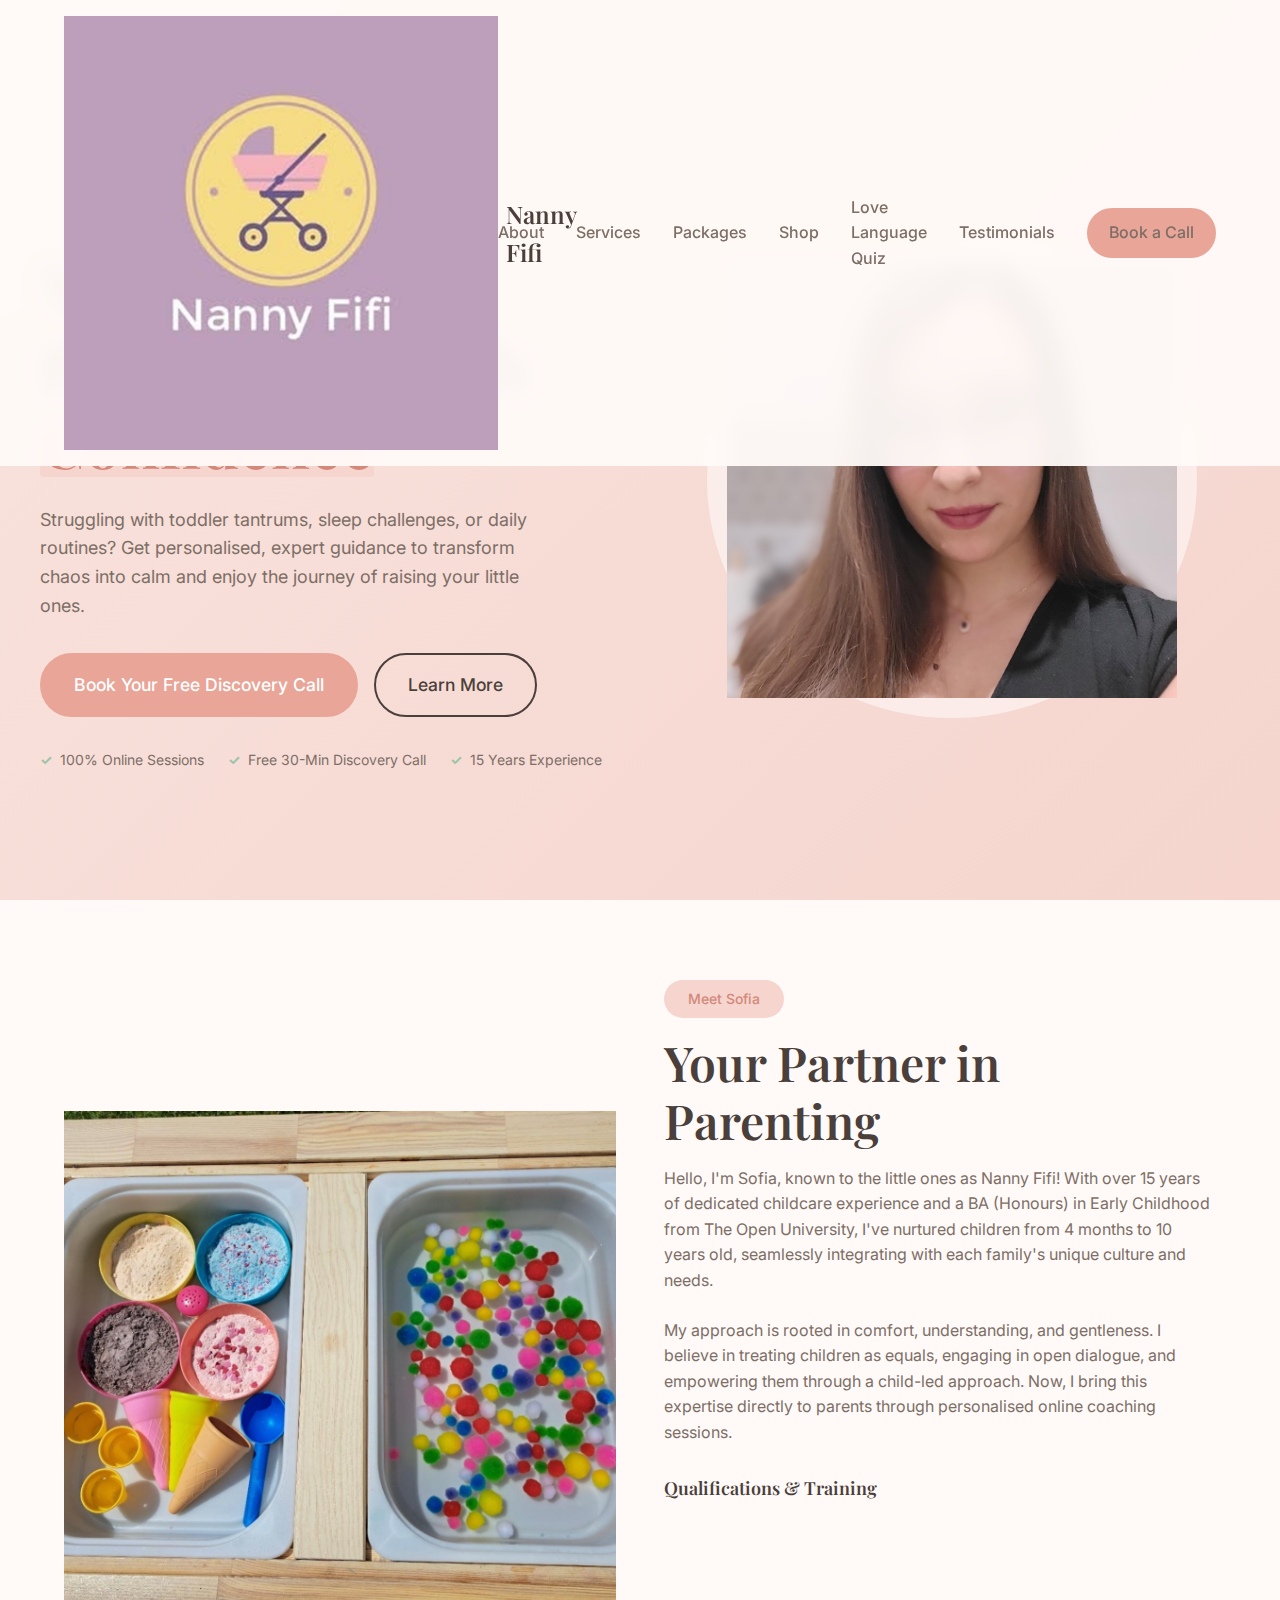
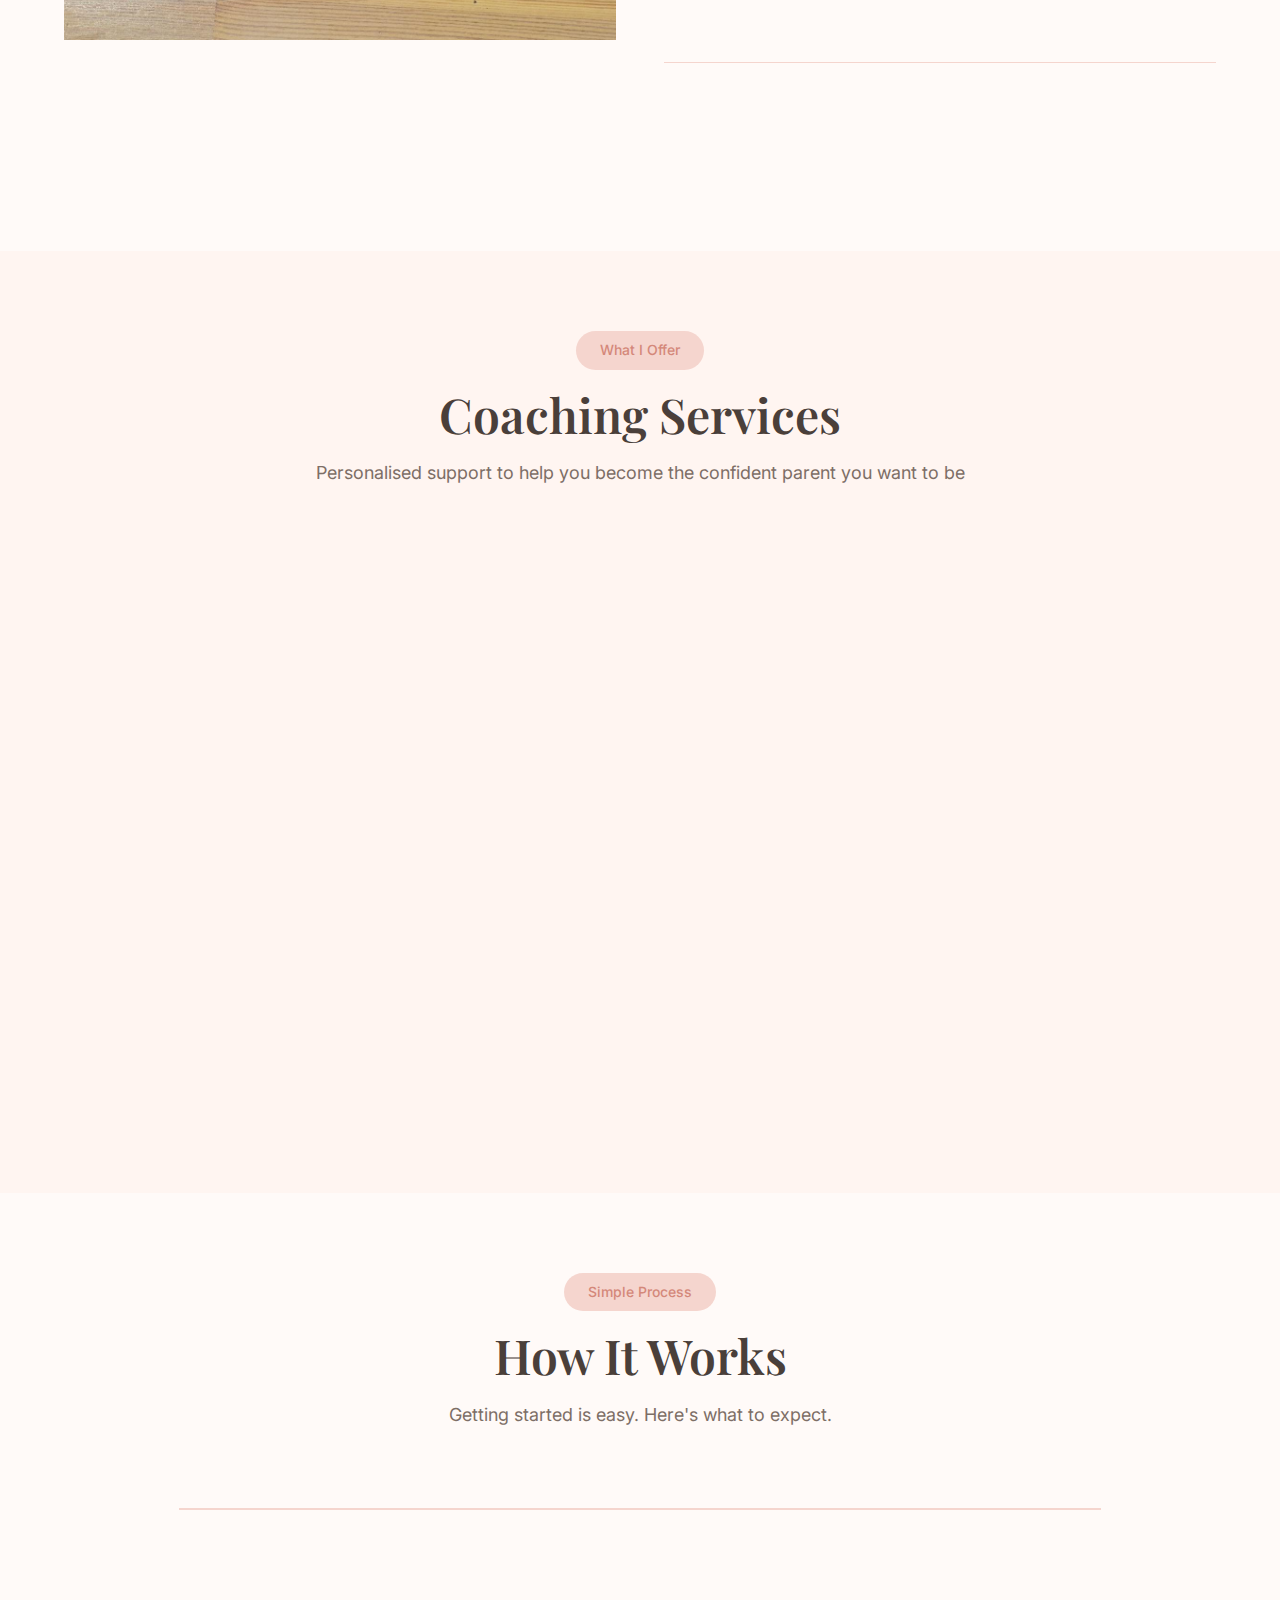
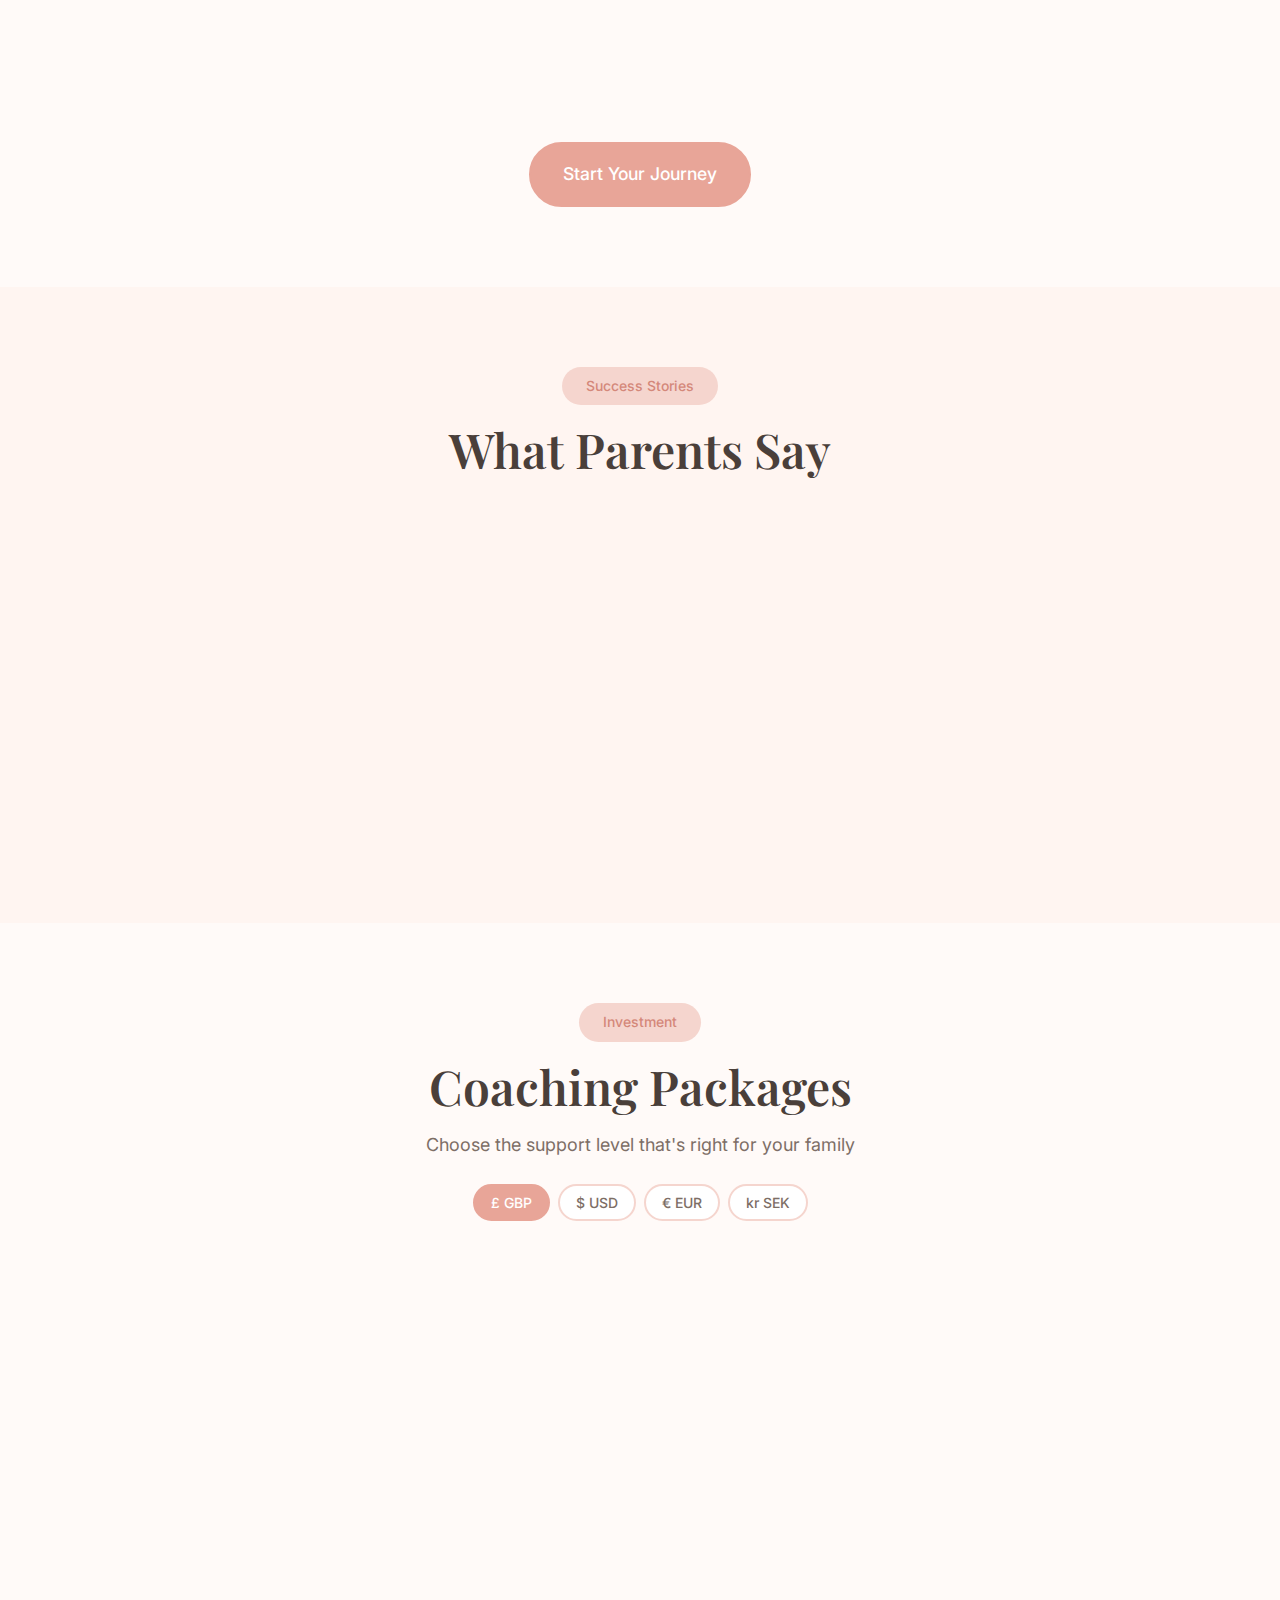
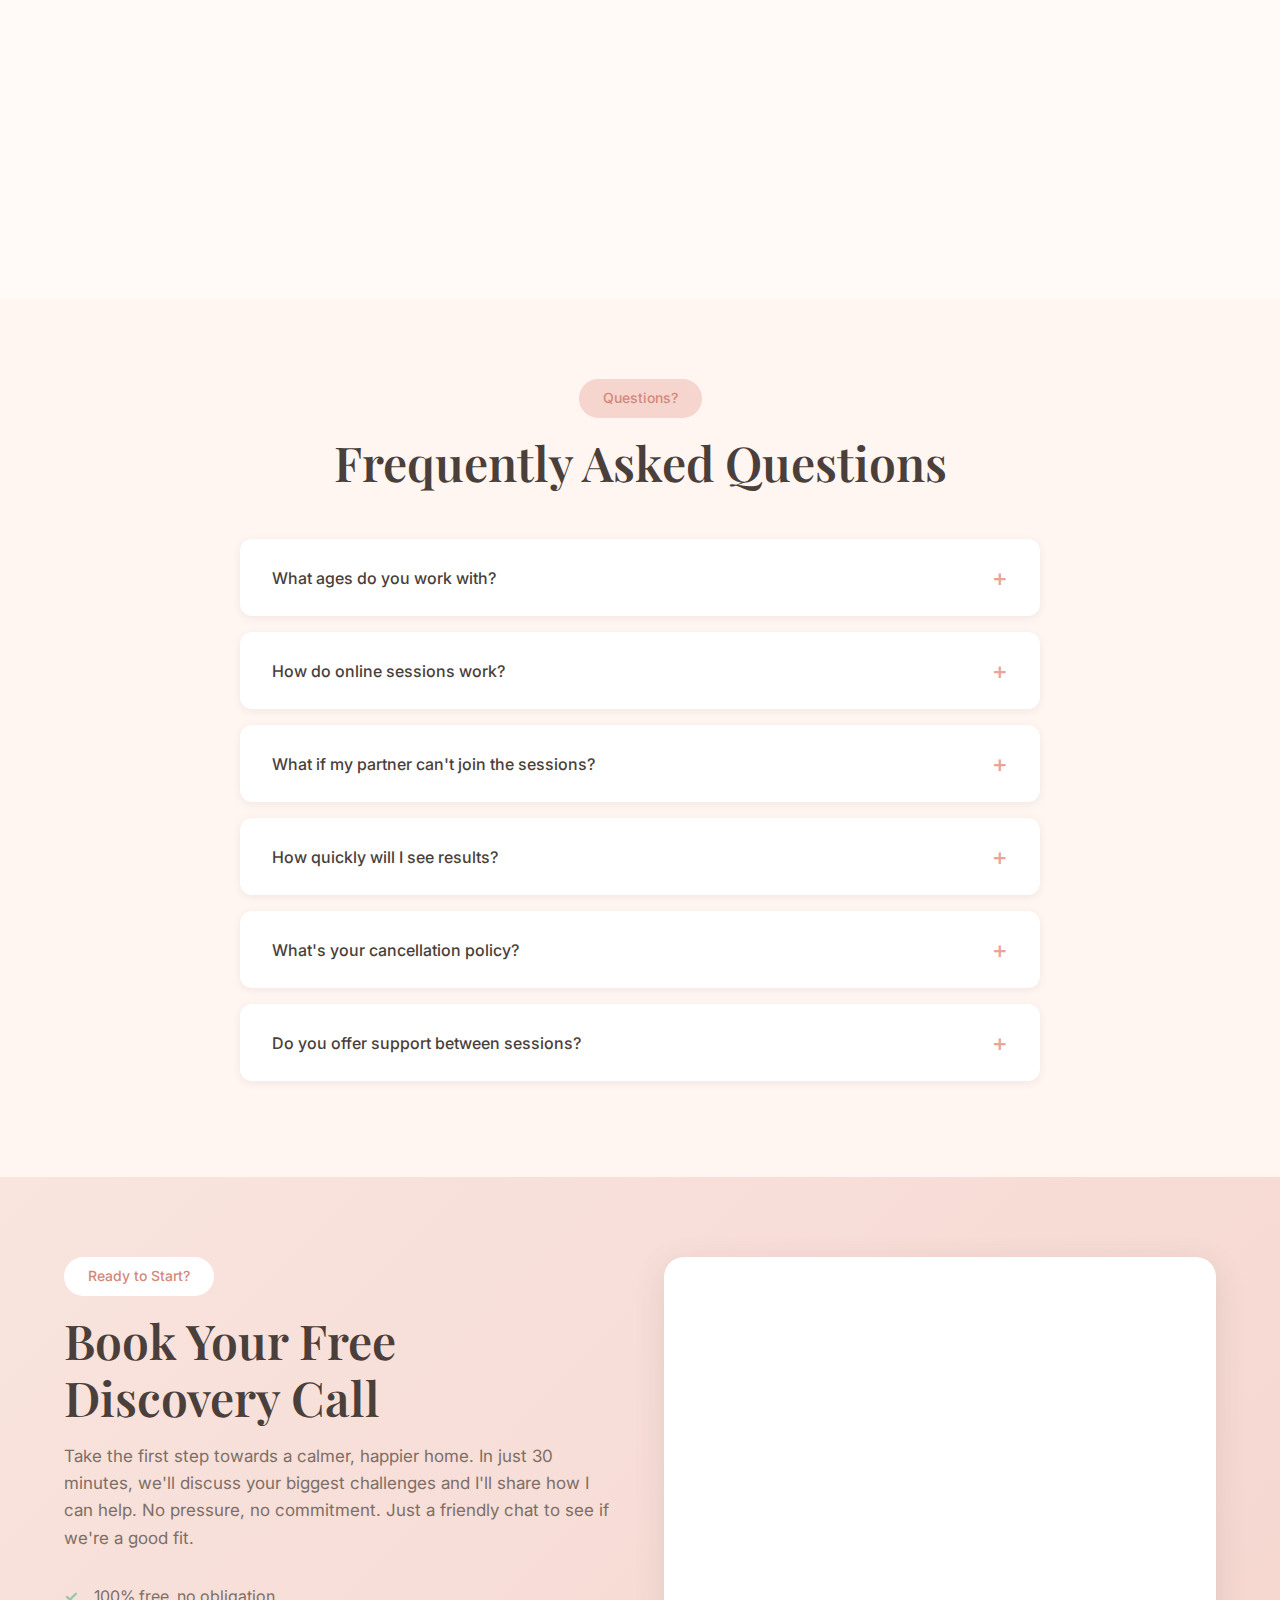
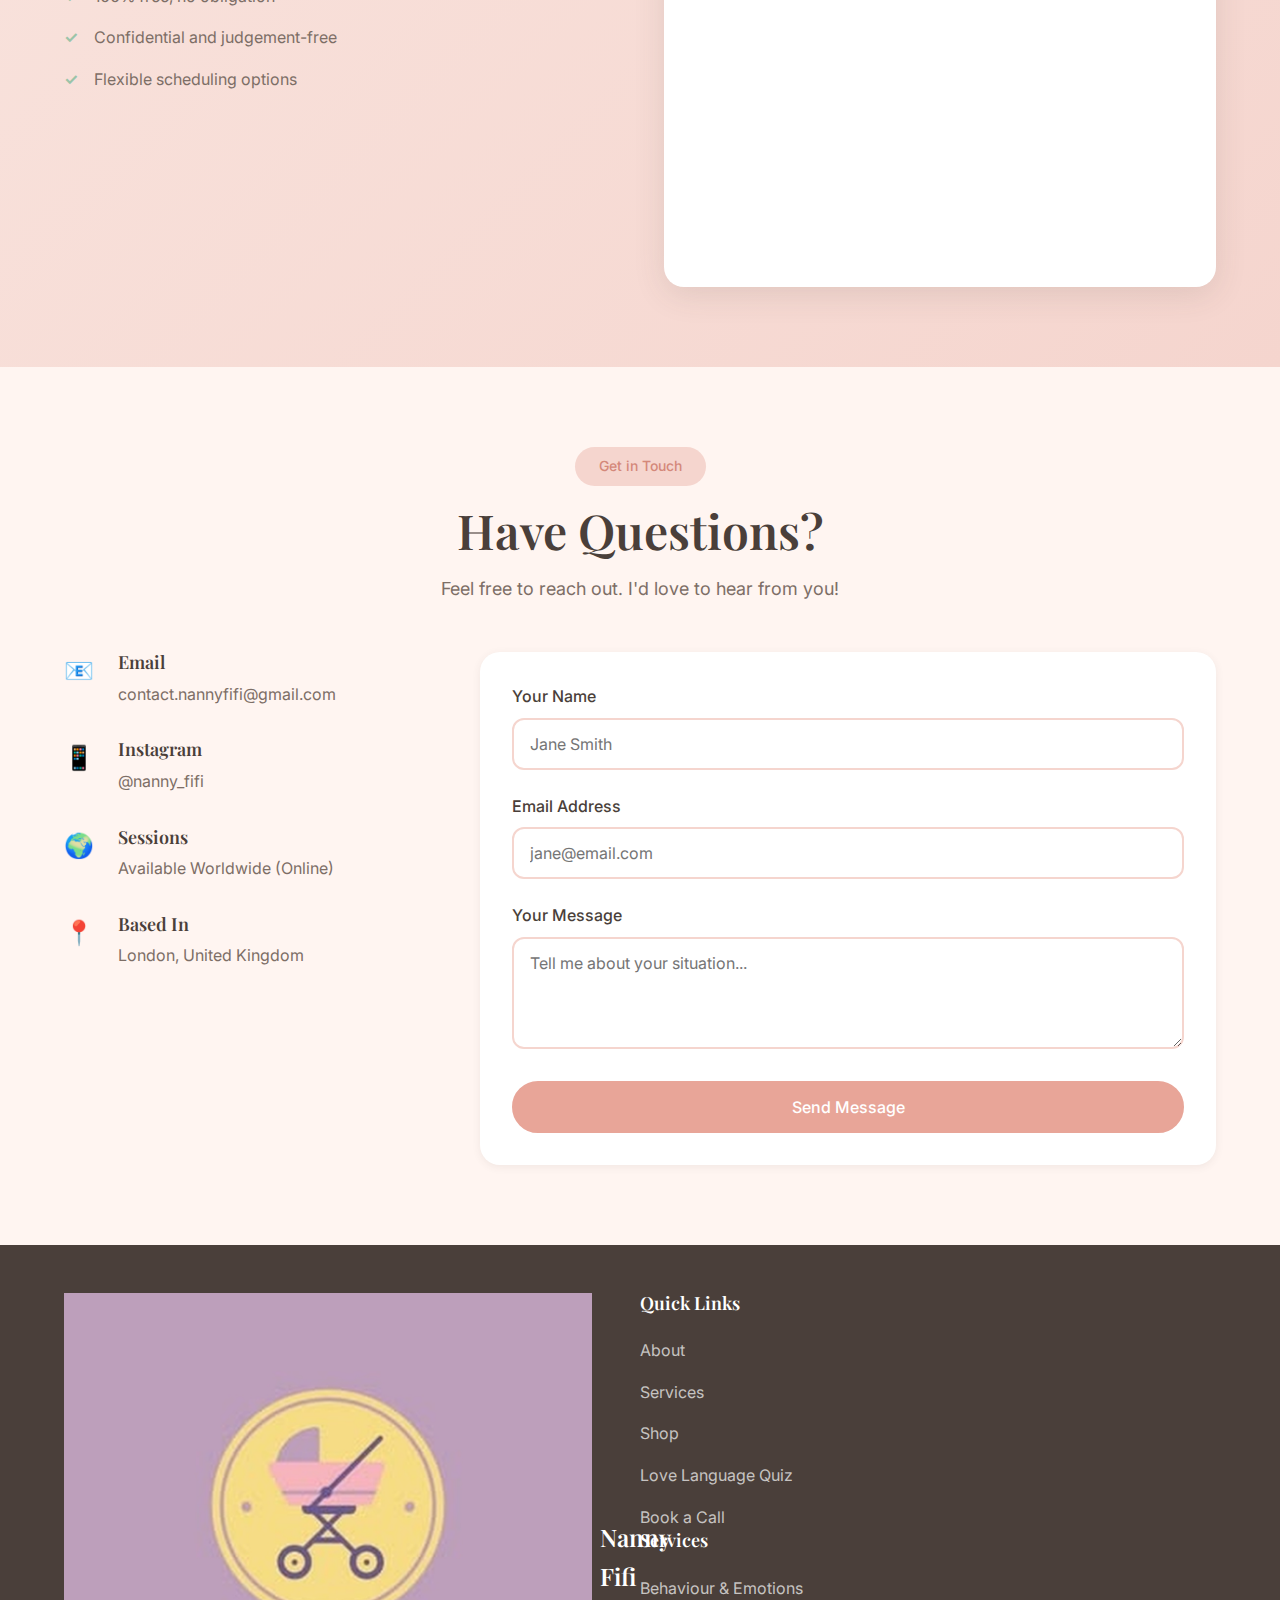
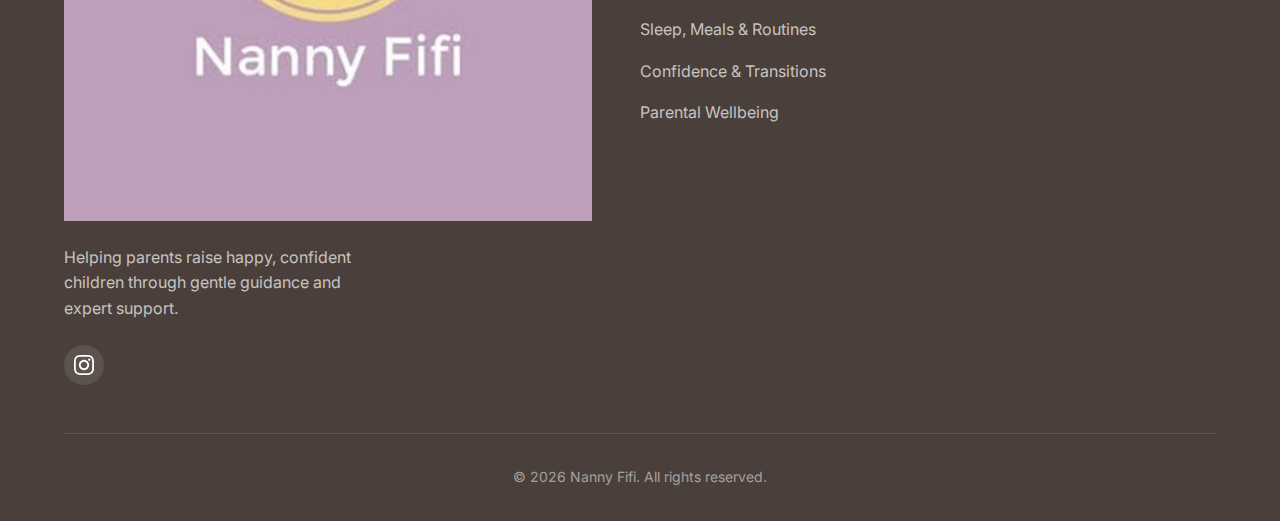
<file: index.html>
<!DOCTYPE html>
<html lang="en-GB">
<head>
    <meta charset="UTF-8">
    <meta name="viewport" content="width=device-width, initial-scale=1.0">

    <!-- Google Analytics -->
    <script async src="https://www.googletagmanager.com/gtag/js?id=G-HJFNH2HBF2"></script>
    <script>
        window.dataLayer = window.dataLayer || [];
        function gtag(){dataLayer.push(arguments);}
        gtag('js', new Date());
        gtag('config', 'G-HJFNH2HBF2');
    </script>
    <meta name="description" content="Expert parent coaching from Nanny Fifi. Personalised guidance for toddler tantrums, sleep challenges, routines & more. 15+ years experience. Book your free discovery call today.">
    <meta name="keywords" content="parent coaching, parenting help, toddler tantrums, sleep training, child behaviour, parenting support, nanny consultant, family coaching, London parent coach, online parenting coach, potty training help, bedtime routines, fussy eaters, sibling rivalry">
    <meta name="author" content="Sofia Kavouri - Nanny Fifi">
    <meta name="robots" content="index, follow">
    <link rel="canonical" href="https://nannyfifi.com/">

    <!-- Open Graph / Facebook -->
    <meta property="og:type" content="website">
    <meta property="og:url" content="https://nannyfifi.com/">
    <meta property="og:title" content="Nanny Fifi | Parent Coaching for Confident, Calm Parenting">
    <meta property="og:description" content="Expert parent coaching to help you navigate tantrums, sleep challenges, and daily routines. 15+ years experience. Book your free discovery call.">
    <meta property="og:image" content="https://nannyfifi.com/images/sofia-profile.jpg">
    <meta property="og:site_name" content="Nanny Fifi">

    <!-- Twitter -->
    <meta name="twitter:card" content="summary_large_image">
    <meta name="twitter:url" content="https://nannyfifi.com/">
    <meta name="twitter:title" content="Nanny Fifi | Parent Coaching for Confident, Calm Parenting">
    <meta name="twitter:description" content="Expert parent coaching to help you navigate tantrums, sleep challenges, and daily routines. 15+ years experience. Book your free discovery call.">
    <meta name="twitter:image" content="https://nannyfifi.com/images/sofia-profile.jpg">

    <title>Nanny Fifi | Parent Coaching - Expert Guidance for Confident Parenting</title>
    <link rel="preconnect" href="https://fonts.googleapis.com">
    <link rel="preconnect" href="https://fonts.gstatic.com" crossorigin>
    <link href="https://fonts.googleapis.com/css2?family=Playfair+Display:wght@400;500;600;700&family=Inter:wght@300;400;500;600&display=swap" rel="stylesheet">
    <link rel="stylesheet" href="styles.css">
    <link rel="icon" type="image/jpeg" href="images/logo.jpg">

    <!-- Structured Data for SEO -->
    <script type="application/ld+json">
    {
        "@context": "https://schema.org",
        "@type": "ProfessionalService",
        "name": "Nanny Fifi - Parent Coaching",
        "description": "Expert parent coaching to help you navigate tantrums, sleep challenges, and daily routines with confidence.",
        "url": "https://nannyfifi.com",
        "image": "https://nannyfifi.com/images/sofia-profile.jpg",
        "telephone": "",
        "email": "contact.nannyfifi@gmail.com",
        "address": {
            "@type": "PostalAddress",
            "addressLocality": "London",
            "addressCountry": "GB"
        },
        "geo": {
            "@type": "GeoCoordinates",
            "latitude": "51.5074",
            "longitude": "-0.1278"
        },
        "priceRange": "££",
        "openingHoursSpecification": {
            "@type": "OpeningHoursSpecification",
            "dayOfWeek": ["Monday", "Tuesday", "Wednesday", "Thursday", "Friday"],
            "opens": "09:00",
            "closes": "18:00"
        },
        "founder": {
            "@type": "Person",
            "name": "Sofia Kavouri",
            "jobTitle": "Parent Coach",
            "description": "Qualified early years professional with 15+ years of childcare experience and a BA in Early Childhood from The Open University."
        },
        "hasOfferCatalog": {
            "@type": "OfferCatalog",
            "name": "Coaching Services",
            "itemListElement": [
                {
                    "@type": "Offer",
                    "itemOffered": {
                        "@type": "Service",
                        "name": "Discovery Call",
                        "description": "Free 30-minute video call to discuss your challenges"
                    },
                    "price": "0",
                    "priceCurrency": "GBP"
                },
                {
                    "@type": "Offer",
                    "itemOffered": {
                        "@type": "Service",
                        "name": "Single Coaching Session",
                        "description": "60-minute video coaching session with personalised action plan"
                    },
                    "price": "85",
                    "priceCurrency": "GBP"
                },
                {
                    "@type": "Offer",
                    "itemOffered": {
                        "@type": "Service",
                        "name": "3-Session Coaching Package",
                        "description": "Three 60-minute sessions with comprehensive action plan and ongoing support"
                    },
                    "price": "225",
                    "priceCurrency": "GBP"
                },
                {
                    "@type": "Offer",
                    "itemOffered": {
                        "@type": "Service",
                        "name": "Email Coaching",
                        "description": "6 detailed email exchanges over 2 weeks with written action plan"
                    },
                    "price": "65",
                    "priceCurrency": "GBP"
                }
            ]
        }
    }
    </script>
</head>
<body>
    <!-- Navigation -->
    <nav class="navbar">
        <div class="container nav-container">
            <a href="#" class="logo">
                <img src="images/logo.jpg" alt="Nanny Fifi" class="logo-img">
                <span class="logo-text">Nanny Fifi</span>
            </a>
            <button class="mobile-menu-btn" aria-label="Toggle menu">
                <span></span>
                <span></span>
                <span></span>
            </button>
            <ul class="nav-links">
                <li><a href="#about">About</a></li>
                <li><a href="#services">Services</a></li>
                <li><a href="#pricing">Packages</a></li>
                <li><a href="shop.html">Shop</a></li>
                <li><a href="love-language-quiz.html">Love Language Quiz</a></li>
                <li><a href="#testimonials">Testimonials</a></li>
                <li><a href="#book" class="btn btn-primary nav-cta">Book a Call</a></li>
            </ul>
        </div>
    </nav>

    <!-- Hero Section -->
    <header class="hero">
        <div class="hero-bg"></div>
        <div class="container hero-content">
            <div class="hero-text">
                <p class="hero-tagline">Parent Coaching</p>
                <h1>Navigate Parenthood with <span class="highlight">Confidence</span></h1>
                <p class="hero-description">
                    Struggling with toddler tantrums, sleep challenges, or daily routines?
                    Get personalised, expert guidance to transform chaos into calm
                    and enjoy the journey of raising your little ones.
                </p>
                <div class="hero-cta">
                    <a href="#book" class="btn btn-primary btn-large">Book Your Free Discovery Call</a>
                    <a href="#services" class="btn btn-secondary btn-large">Learn More</a>
                </div>
                <div class="hero-trust">
                    <div class="trust-item">
                        <span class="trust-icon">✓</span>
                        <span>100% Online Sessions</span>
                    </div>
                    <div class="trust-item">
                        <span class="trust-icon">✓</span>
                        <span>Free 30-Min Discovery Call</span>
                    </div>
                    <div class="trust-item">
                        <span class="trust-icon">✓</span>
                        <span>15 Years Experience</span>
                    </div>
                </div>
            </div>
            <div class="hero-image">
                <div class="hero-image-container">
                    <div class="hero-shape"></div>
                    <img src="images/sofia-profile.jpg" alt="Sofia - Nanny Fifi, Parent Coach" class="hero-photo">
                </div>
            </div>
        </div>
    </header>

    <!-- About Section -->
    <section id="about" class="about section">
        <div class="container">
            <div class="about-content">
                <div class="about-image">
                    <div class="about-image-container">
                        <img src="images/sensory-play.jpg" alt="Colourful sensory play setup by Nanny Fifi" class="about-photo">
                    </div>
                </div>
                <div class="about-text">
                    <p class="section-tagline">Meet Sofia</p>
                    <h2 class="section-title">Your Partner in Parenting</h2>
                    <p class="about-description">
                        Hello, I'm Sofia, known to the little ones as Nanny Fifi! With over 15 years
                        of dedicated childcare experience and a BA (Honours) in Early Childhood from
                        The Open University, I've nurtured children from 4 months to 10 years old,
                        seamlessly integrating with each family's unique culture and needs.
                    </p>
                    <p class="about-description">
                        My approach is rooted in comfort, understanding, and gentleness. I believe in
                        treating children as equals, engaging in open dialogue, and empowering them
                        through a child-led approach. Now, I bring this expertise directly to parents
                        through personalised online coaching sessions.
                    </p>
                    <div class="credentials">
                        <h4>Qualifications & Training</h4>
                        <div class="credentials-list">
                            <span class="credential-tag">BA Early Childhood</span>
                            <span class="credential-tag">Paediatric First Aid</span>
                            <span class="credential-tag">Speech & Language</span>
                            <span class="credential-tag">SEND Certified</span>
                            <span class="credential-tag">Neurodiversity</span>
                            <span class="credential-tag">Phonics Teaching</span>
                            <span class="credential-tag">Enhanced DBS</span>
                            <span class="credential-tag">Bilingual</span>
                        </div>
                    </div>
                    <div class="about-stats">
                        <div class="stat">
                            <span class="stat-number">15+</span>
                            <span class="stat-label">Years Experience</span>
                        </div>
                        <div class="stat">
                            <span class="stat-number">50+</span>
                            <span class="stat-label">Families Supported</span>
                        </div>
                        <div class="stat">
                            <span class="stat-number">20+</span>
                            <span class="stat-label">Certifications</span>
                        </div>
                    </div>
                </div>
            </div>
        </div>
    </section>

    <!-- Services Section -->
    <section id="services" class="services section section-alt">
        <div class="container">
            <div class="section-header">
                <p class="section-tagline">What I Offer</p>
                <h2 class="section-title">Coaching Services</h2>
                <p class="section-subtitle">
                    Personalised support to help you become the confident parent you want to be
                </p>
            </div>
            <div class="services-grid">
                <a href="behaviour-emotions.html" class="service-card featured clickable">
                    <div class="service-badge">Most Popular</div>
                    <div class="service-icon">💭</div>
                    <h3>Behaviour & Big Emotions</h3>
                    <p>
                        Help your child navigate tantrums, set healthy boundaries,
                        and manage big emotions with confidence.
                    </p>
                    <ul class="service-features">
                        <li>Tantrums & meltdowns</li>
                        <li>Boundaries & discipline</li>
                        <li>Sibling rivalry</li>
                        <li>Emotional regulation</li>
                    </ul>
                    <span class="service-link">Learn more →</span>
                </a>
                <a href="routines-daily-life.html" class="service-card clickable">
                    <div class="service-icon">🌙</div>
                    <h3>Sleep, Meals & Routines</h3>
                    <p>
                        Create structure and predictability with personalised
                        routines for calmer days and peaceful nights.
                    </p>
                    <ul class="service-features">
                        <li>Bedtime routines</li>
                        <li>Mealtime struggles</li>
                        <li>Potty training</li>
                        <li>Screen time balance</li>
                    </ul>
                    <span class="service-link">Learn more →</span>
                </a>
                <a href="confidence-transitions.html" class="service-card clickable">
                    <div class="service-icon">🦋</div>
                    <h3>Confidence & Transitions</h3>
                    <p>
                        Build your child's independence and help them thrive
                        through life's big changes.
                    </p>
                    <ul class="service-features">
                        <li>Separation anxiety</li>
                        <li>Starting nursery/school</li>
                        <li>Speech & language</li>
                        <li>Building independence</li>
                    </ul>
                    <span class="service-link">Learn more →</span>
                </a>
                <a href="parental-wellbeing.html" class="service-card clickable">
                    <div class="service-icon">🧘</div>
                    <h3>Parental Wellbeing</h3>
                    <p>
                        Support for exhausted parents to prevent burnout
                        and rediscover joy in parenting.
                    </p>
                    <ul class="service-features">
                        <li>Burnout prevention</li>
                        <li>Self-care strategies</li>
                        <li>Guilt-free boundaries</li>
                        <li>Work-life balance</li>
                    </ul>
                    <span class="service-link">Learn more →</span>
                </a>
            </div>
        </div>
    </section>

    <!-- How It Works -->
    <section id="how-it-works" class="how-it-works section">
        <div class="container">
            <div class="section-header">
                <p class="section-tagline">Simple Process</p>
                <h2 class="section-title">How It Works</h2>
                <p class="section-subtitle">
                    Getting started is easy. Here's what to expect.
                </p>
            </div>
            <div class="steps-container">
                <div class="steps">
                    <div class="step">
                        <div class="step-number">1</div>
                        <div class="step-content">
                            <h3>Book Your Free Call</h3>
                            <p>
                                Schedule a free 30-minute discovery call. We'll discuss
                                your challenges and see if we're a good fit.
                            </p>
                        </div>
                    </div>
                    <div class="step">
                        <div class="step-number">2</div>
                        <div class="step-content">
                            <h3>Create Your Plan</h3>
                            <p>
                                Together, we'll develop a personalised action plan
                                tailored to your family's unique needs.
                            </p>
                        </div>
                    </div>
                    <div class="step">
                        <div class="step-number">3</div>
                        <div class="step-content">
                            <h3>Coaching Sessions</h3>
                            <p>
                                Meet via video call to implement strategies, troubleshoot
                                challenges, and celebrate wins.
                            </p>
                        </div>
                    </div>
                    <div class="step">
                        <div class="step-number">4</div>
                        <div class="step-content">
                            <h3>Ongoing Support</h3>
                            <p>
                                Get follow-up support and check-ins to ensure lasting
                                success for your family.
                            </p>
                        </div>
                    </div>
                </div>
            </div>
            <div class="cta-center">
                <a href="#book" class="btn btn-primary btn-large">Start Your Journey</a>
            </div>
        </div>
    </section>

    <!-- Testimonials -->
    <section id="testimonials" class="testimonials section section-alt">
        <div class="container">
            <div class="section-header">
                <p class="section-tagline">Success Stories</p>
                <h2 class="section-title">What Parents Say</h2>
            </div>
            <div class="testimonials-grid">
                <div class="testimonial-card">
                    <div class="testimonial-stars">★★★★★</div>
                    <p class="testimonial-text">
                        "Sofia completely transformed our bedtime routine. My toddler
                        now goes to sleep without a fight, and I finally have my
                        evenings back. Worth every penny!"
                    </p>
                    <div class="testimonial-author">
                        <div class="author-avatar">S</div>
                        <div class="author-info">
                            <span class="author-name">Sarah M.</span>
                            <span class="author-detail">Mum of 2-year-old, London</span>
                        </div>
                    </div>
                </div>
                <div class="testimonial-card">
                    <div class="testimonial-stars">★★★★★</div>
                    <p class="testimonial-text">
                        "I was at my wit's end with tantrums. Sofia gave me practical
                        tools that actually work. The change in our home has been
                        incredible. I feel like a better parent."
                    </p>
                    <div class="testimonial-author">
                        <div class="author-avatar">M</div>
                        <div class="author-info">
                            <span class="author-name">Michael T.</span>
                            <span class="author-detail">Dad of twins, Surrey</span>
                        </div>
                    </div>
                </div>
                <div class="testimonial-card">
                    <div class="testimonial-stars">★★★★★</div>
                    <p class="testimonial-text">
                        "As a first-time mum, I was overwhelmed. Sofia's gentle
                        guidance helped me find confidence I didn't know I had.
                        She's like having a wise friend who gets it."
                    </p>
                    <div class="testimonial-author">
                        <div class="author-avatar">E</div>
                        <div class="author-info">
                            <span class="author-name">Emma L.</span>
                            <span class="author-detail">First-time mum, Kent</span>
                        </div>
                    </div>
                </div>
            </div>
        </div>
    </section>

    <!-- Pricing -->
    <section id="pricing" class="pricing section">
        <div class="container">
            <div class="section-header">
                <p class="section-tagline">Investment</p>
                <h2 class="section-title">Coaching Packages</h2>
                <p class="section-subtitle">
                    Choose the support level that's right for your family
                </p>
                <!-- Currency Toggle -->
                <div class="currency-toggle">
                    <button class="currency-btn active" data-currency="gbp">£ GBP</button>
                    <button class="currency-btn" data-currency="usd">$ USD</button>
                    <button class="currency-btn" data-currency="eur">€ EUR</button>
                    <button class="currency-btn" data-currency="sek">kr SEK</button>
                </div>
            </div>
            <div class="pricing-grid pricing-grid-4">
                <div class="pricing-card">
                    <h3>Discovery Call</h3>
                    <div class="price">
                        <span class="price-amount">Free</span>
                    </div>
                    <p class="pricing-description">
                        A no-obligation call to discuss your challenges and see if coaching is right for you.
                    </p>
                    <ul class="pricing-features">
                        <li>30-minute video call</li>
                        <li>Discuss your main challenges</li>
                        <li>Get initial guidance</li>
                        <li>No commitment required</li>
                    </ul>
                    <a href="#book" class="btn btn-primary btn-block">Book Free Call</a>
                </div>
                <div class="pricing-card featured">
                    <div class="pricing-badge popular">Most Popular</div>
                    <h3>Single Session</h3>
                    <div class="price">
                        <span class="price-currency" data-gbp="£" data-usd="$" data-eur="€" data-sek="kr">£</span>
                        <span class="price-amount" data-gbp="85" data-usd="107" data-eur="101" data-sek="1,150">85</span>
                    </div>
                    <p class="pricing-description">
                        A focused session to tackle a specific challenge or get expert advice.
                    </p>
                    <ul class="pricing-features">
                        <li>60-minute video session</li>
                        <li>Personalised action plan</li>
                        <li>Email support for 1 week</li>
                    </ul>
                    <a href="https://buy.stripe.com/28EfZi3dZ9Blf3d2NCe7m00" target="_blank" class="btn btn-primary btn-block">Book Session</a>
                </div>
                <div class="pricing-card">
                    <div class="pricing-badge">Best Value</div>
                    <h3>3-Session Package</h3>
                    <div class="price">
                        <span class="price-currency" data-gbp="£" data-usd="$" data-eur="€" data-sek="kr">£</span>
                        <span class="price-amount" data-gbp="225" data-usd="283" data-eur="267" data-sek="3,050">225</span>
                    </div>
                    <p class="pricing-description">
                        Comprehensive support for lasting change and habit formation.
                    </p>
                    <ul class="pricing-features">
                        <li>3 × 60-minute sessions</li>
                        <li>Personalised action plan</li>
                        <li>Email & WhatsApp support</li>
                    </ul>
                    <a href="https://buy.stripe.com/eVq7sM29VbJtcV53RGe7m01" target="_blank" class="btn btn-primary btn-block">Book Session</a>
                </div>
                <div class="pricing-card">
                    <h3>Email Coaching</h3>
                    <div class="price">
                        <span class="price-currency" data-gbp="£" data-usd="$" data-eur="€" data-sek="kr">£</span>
                        <span class="price-amount" data-gbp="65" data-usd="82" data-eur="77" data-sek="885">65</span>
                    </div>
                    <p class="pricing-description">
                        Perfect for busy parents who prefer written guidance at their own pace.
                    </p>
                    <ul class="pricing-features">
                        <li>6 detailed email exchanges</li>
                        <li>Spread over 2 weeks</li>
                        <li>Personalised action plan</li>
                        <li>No scheduling needed</li>
                    </ul>
                    <a href="https://buy.stripe.com/fZubJ26qb9Bl7AL2NCe7m05" target="_blank" class="btn btn-primary btn-block">Get Started</a>
                </div>
            </div>
        </div>
    </section>

    <!-- FAQ -->
    <section id="faq" class="faq section section-alt">
        <div class="container">
            <div class="section-header">
                <p class="section-tagline">Questions?</p>
                <h2 class="section-title">Frequently Asked Questions</h2>
            </div>
            <div class="faq-list">
                <div class="faq-item">
                    <button class="faq-question">
                        <span>What ages do you work with?</span>
                        <span class="faq-icon">+</span>
                    </button>
                    <div class="faq-answer">
                        <p>
                            I specialise in children from newborn to age 5. This includes
                            infants, toddlers, and preschoolers. Each age has unique
                            challenges, and I tailor my approach accordingly. With 15 years
                            of hands-on experience, I've worked with children from 4 months
                            to 10 years old.
                        </p>
                    </div>
                </div>
                <div class="faq-item">
                    <button class="faq-question">
                        <span>How do online sessions work?</span>
                        <span class="faq-icon">+</span>
                    </button>
                    <div class="faq-answer">
                        <p>
                            We meet via video call (Google Meet or WhatsApp) at a time that
                            works for your schedule. Sessions can happen during nap time,
                            after bedtime, or whenever works best for you. All you need
                            is a device with a camera and internet connection.
                        </p>
                    </div>
                </div>
                <div class="faq-item">
                    <button class="faq-question">
                        <span>What if my partner can't join the sessions?</span>
                        <span class="faq-icon">+</span>
                    </button>
                    <div class="faq-answer">
                        <p>
                            That's totally fine! Whilst it's great to have both parents
                            involved, I work with many families where only one parent
                            attends sessions. I'll provide you with materials to share
                            with your partner so you can implement strategies together.
                        </p>
                    </div>
                </div>
                <div class="faq-item">
                    <button class="faq-question">
                        <span>How quickly will I see results?</span>
                        <span class="faq-icon">+</span>
                    </button>
                    <div class="faq-answer">
                        <p>
                            Many parents notice improvements within the first week of
                            implementing our strategies. However, lasting change typically
                            takes 2-3 weeks of consistent effort. I'll support you every
                            step of the way.
                        </p>
                    </div>
                </div>
                <div class="faq-item">
                    <button class="faq-question">
                        <span>What's your cancellation policy?</span>
                        <span class="faq-icon">+</span>
                    </button>
                    <div class="faq-answer">
                        <p>
                            Sessions can be rescheduled with at least 24 hours notice.
                            Late cancellations or missed sessions cannot be rescheduled.
                            For packages, all sessions are valid for 3 months from purchase.
                        </p>
                    </div>
                </div>
                <div class="faq-item">
                    <button class="faq-question">
                        <span>Do you offer support between sessions?</span>
                        <span class="faq-icon">+</span>
                    </button>
                    <div class="faq-answer">
                        <p>
                            Yes! All paid sessions include email support. Have a question
                            or need a quick check-in? Just send me an email or WhatsApp
                            and I'll respond within 24 hours (usually much faster).
                        </p>
                    </div>
                </div>
            </div>
        </div>
    </section>

    <!-- Booking Section -->
    <section id="book" class="booking section">
        <div class="container">
            <div class="booking-content">
                <div class="booking-text">
                    <p class="section-tagline">Ready to Start?</p>
                    <h2 class="section-title">Book Your Free Discovery Call</h2>
                    <p class="booking-description">
                        Take the first step towards a calmer, happier home. In just
                        30 minutes, we'll discuss your biggest challenges and I'll
                        share how I can help. No pressure, no commitment. Just a
                        friendly chat to see if we're a good fit.
                    </p>
                    <div class="booking-benefits">
                        <div class="benefit">
                            <span class="benefit-icon">✓</span>
                            <span>100% free, no obligation</span>
                        </div>
                        <div class="benefit">
                            <span class="benefit-icon">✓</span>
                            <span>Confidential and judgement-free</span>
                        </div>
                        <div class="benefit">
                            <span class="benefit-icon">✓</span>
                            <span>Flexible scheduling options</span>
                        </div>
                    </div>
                </div>
                <div class="booking-calendar">
                    <!-- Cal.com inline embed -->
                    <div style="width:100%;height:630px;overflow:scroll" id="my-cal-inline-free-discovery-call"></div>
                    <script type="text/javascript">
                      (function (C, A, L) { let p = function (a, ar) { a.q.push(ar); }; let d = C.document; C.Cal = C.Cal || function () { let cal = C.Cal; let ar = arguments; if (!cal.loaded) { cal.ns = {}; cal.q = cal.q || []; d.head.appendChild(d.createElement("script")).src = A; cal.loaded = true; } if (ar[0] === L) { const api = function () { p(api, arguments); }; const namespace = ar[1]; api.q = api.q || []; if(typeof namespace === "string"){cal.ns[namespace] = cal.ns[namespace] || api;p(cal.ns[namespace], ar);p(cal, ["initNamespace", namespace]);} else p(cal, ar); return;} p(cal, ar); }; })(window, "https://app.cal.com/embed/embed.js", "init");
                      Cal("init", "free-discovery-call", {origin:"https://app.cal.com"});
                      Cal.ns["free-discovery-call"]("inline", {
                        elementOrSelector:"#my-cal-inline-free-discovery-call",
                        config: {"layout":"month_view"},
                        calLink: "nannyfifi/free-discovery-call",
                      });
                      Cal.ns["free-discovery-call"]("ui", {"hideEventTypeDetails":false,"layout":"month_view"});
                    </script>
                </div>
            </div>
        </div>
    </section>

    <!-- Contact Section -->
    <section id="contact" class="contact section section-alt">
        <div class="container">
            <div class="section-header">
                <p class="section-tagline">Get in Touch</p>
                <h2 class="section-title">Have Questions?</h2>
                <p class="section-subtitle">
                    Feel free to reach out. I'd love to hear from you!
                </p>
            </div>
            <div class="contact-content">
                <div class="contact-info">
                    <div class="contact-item">
                        <div class="contact-icon">📧</div>
                        <div>
                            <h4>Email</h4>
                            <a href="mailto:contact.nannyfifi@gmail.com">contact.nannyfifi@gmail.com</a>
                        </div>
                    </div>
                    <div class="contact-item">
                        <div class="contact-icon">📱</div>
                        <div>
                            <h4>Instagram</h4>
                            <a href="https://instagram.com/nanny_fifi" target="_blank">@nanny_fifi</a>
                        </div>
                    </div>
                    <div class="contact-item">
                        <div class="contact-icon">🌍</div>
                        <div>
                            <h4>Sessions</h4>
                            <p>Available Worldwide (Online)</p>
                        </div>
                    </div>
                    <div class="contact-item">
                        <div class="contact-icon">📍</div>
                        <div>
                            <h4>Based In</h4>
                            <p>London, United Kingdom</p>
                        </div>
                    </div>
                </div>
                <form class="contact-form" id="contact-form" action="https://formspree.io/f/xlgrbpod" method="POST">
                    <div class="form-group">
                        <label for="name">Your Name</label>
                        <input type="text" id="name" name="name" required placeholder="Jane Smith">
                    </div>
                    <div class="form-group">
                        <label for="email">Email Address</label>
                        <input type="email" id="email" name="email" required placeholder="jane@email.com">
                    </div>
                    <div class="form-group">
                        <label for="message">Your Message</label>
                        <textarea id="message" name="message" rows="4" required placeholder="Tell me about your situation..."></textarea>
                    </div>
                    <input type="hidden" name="_subject" value="New enquiry from Nanny Fifi website">
                    <button type="submit" class="btn btn-primary btn-block">Send Message</button>
                </form>
            </div>
        </div>
    </section>

    <!-- Footer -->
    <footer class="footer">
        <div class="container">
            <div class="footer-content">
                <div class="footer-brand">
                    <a href="#" class="logo">
                        <img src="images/logo.jpg" alt="Nanny Fifi" class="logo-img">
                        <span class="logo-text">Nanny Fifi</span>
                    </a>
                    <p>Helping parents raise happy, confident children through gentle guidance and expert support.</p>
                    <div class="social-links">
                        <a href="https://instagram.com/nanny_fifi" target="_blank" aria-label="Instagram">
                            <svg viewBox="0 0 24 24" fill="currentColor"><path d="M12 2.163c3.204 0 3.584.012 4.85.07 3.252.148 4.771 1.691 4.919 4.919.058 1.265.069 1.645.069 4.849 0 3.205-.012 3.584-.069 4.849-.149 3.225-1.664 4.771-4.919 4.919-1.266.058-1.644.07-4.85.07-3.204 0-3.584-.012-4.849-.07-3.26-.149-4.771-1.699-4.919-4.92-.058-1.265-.07-1.644-.07-4.849 0-3.204.013-3.583.07-4.849.149-3.227 1.664-4.771 4.919-4.919 1.266-.057 1.645-.069 4.849-.069zm0-2.163c-3.259 0-3.667.014-4.947.072-4.358.2-6.78 2.618-6.98 6.98-.059 1.281-.073 1.689-.073 4.948 0 3.259.014 3.668.072 4.948.2 4.358 2.618 6.78 6.98 6.98 1.281.058 1.689.072 4.948.072 3.259 0 3.668-.014 4.948-.072 4.354-.2 6.782-2.618 6.979-6.98.059-1.28.073-1.689.073-4.948 0-3.259-.014-3.667-.072-4.947-.196-4.354-2.617-6.78-6.979-6.98-1.281-.059-1.69-.073-4.949-.073zm0 5.838c-3.403 0-6.162 2.759-6.162 6.162s2.759 6.163 6.162 6.163 6.162-2.759 6.162-6.163c0-3.403-2.759-6.162-6.162-6.162zm0 10.162c-2.209 0-4-1.79-4-4 0-2.209 1.791-4 4-4s4 1.791 4 4c0 2.21-1.791 4-4 4zm6.406-11.845c-.796 0-1.441.645-1.441 1.44s.645 1.44 1.441 1.44c.795 0 1.439-.645 1.439-1.44s-.644-1.44-1.439-1.44z"/></svg>
                        </a>
                    </div>
                </div>
                <div class="footer-links">
                    <div class="footer-column">
                        <h4>Quick Links</h4>
                        <ul>
                            <li><a href="#about">About</a></li>
                            <li><a href="#services">Services</a></li>
                            <li><a href="shop.html">Shop</a></li>
                            <li><a href="love-language-quiz.html">Love Language Quiz</a></li>
                            <li><a href="#book">Book a Call</a></li>
                        </ul>
                    </div>
                    <div class="footer-column">
                        <h4>Services</h4>
                        <ul>
                            <li><a href="behaviour-emotions.html">Behaviour & Emotions</a></li>
                            <li><a href="routines-daily-life.html">Sleep, Meals & Routines</a></li>
                            <li><a href="confidence-transitions.html">Confidence & Transitions</a></li>
                            <li><a href="parental-wellbeing.html">Parental Wellbeing</a></li>
                        </ul>
                    </div>
                </div>
            </div>
            <div class="footer-bottom">
                <p>&copy; 2024 Nanny Fifi. All rights reserved.</p>
            </div>
        </div>
    </footer>

    <script src="script.js"></script>
</body>
</html>
</file>
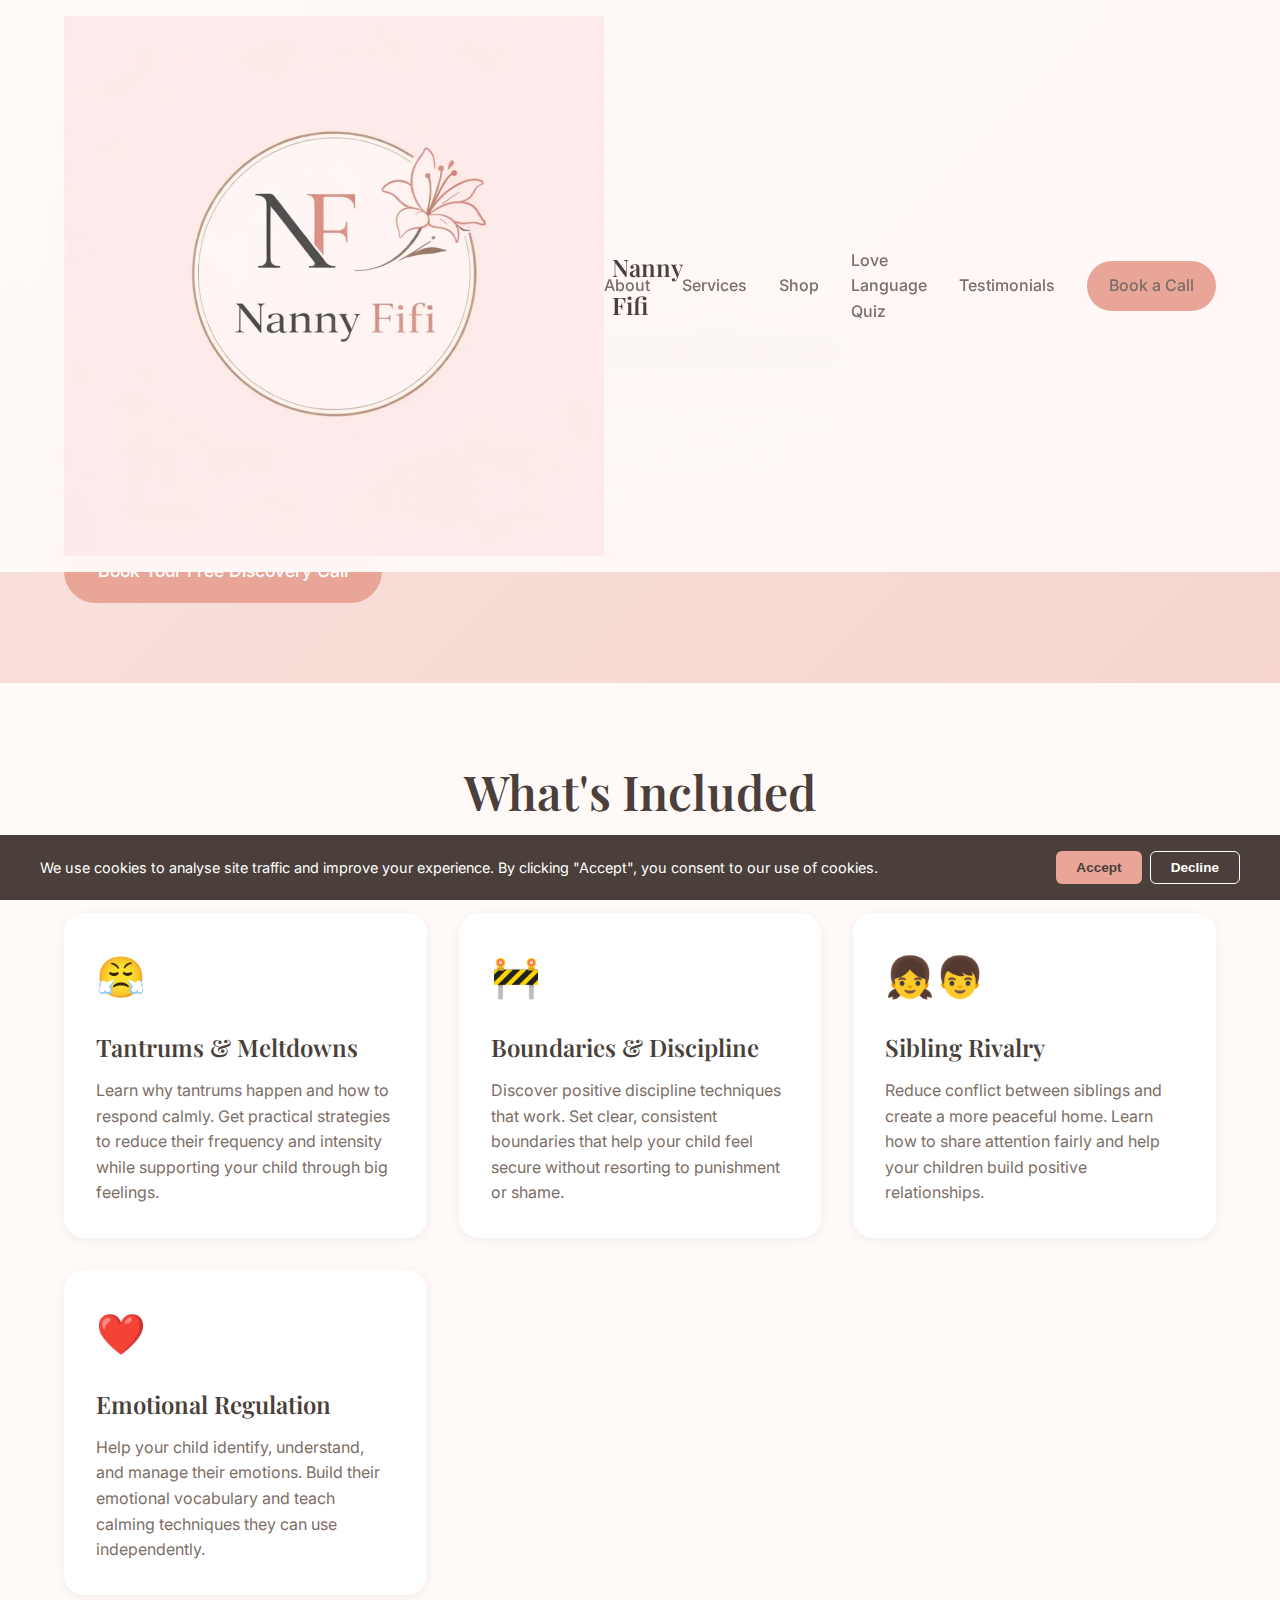
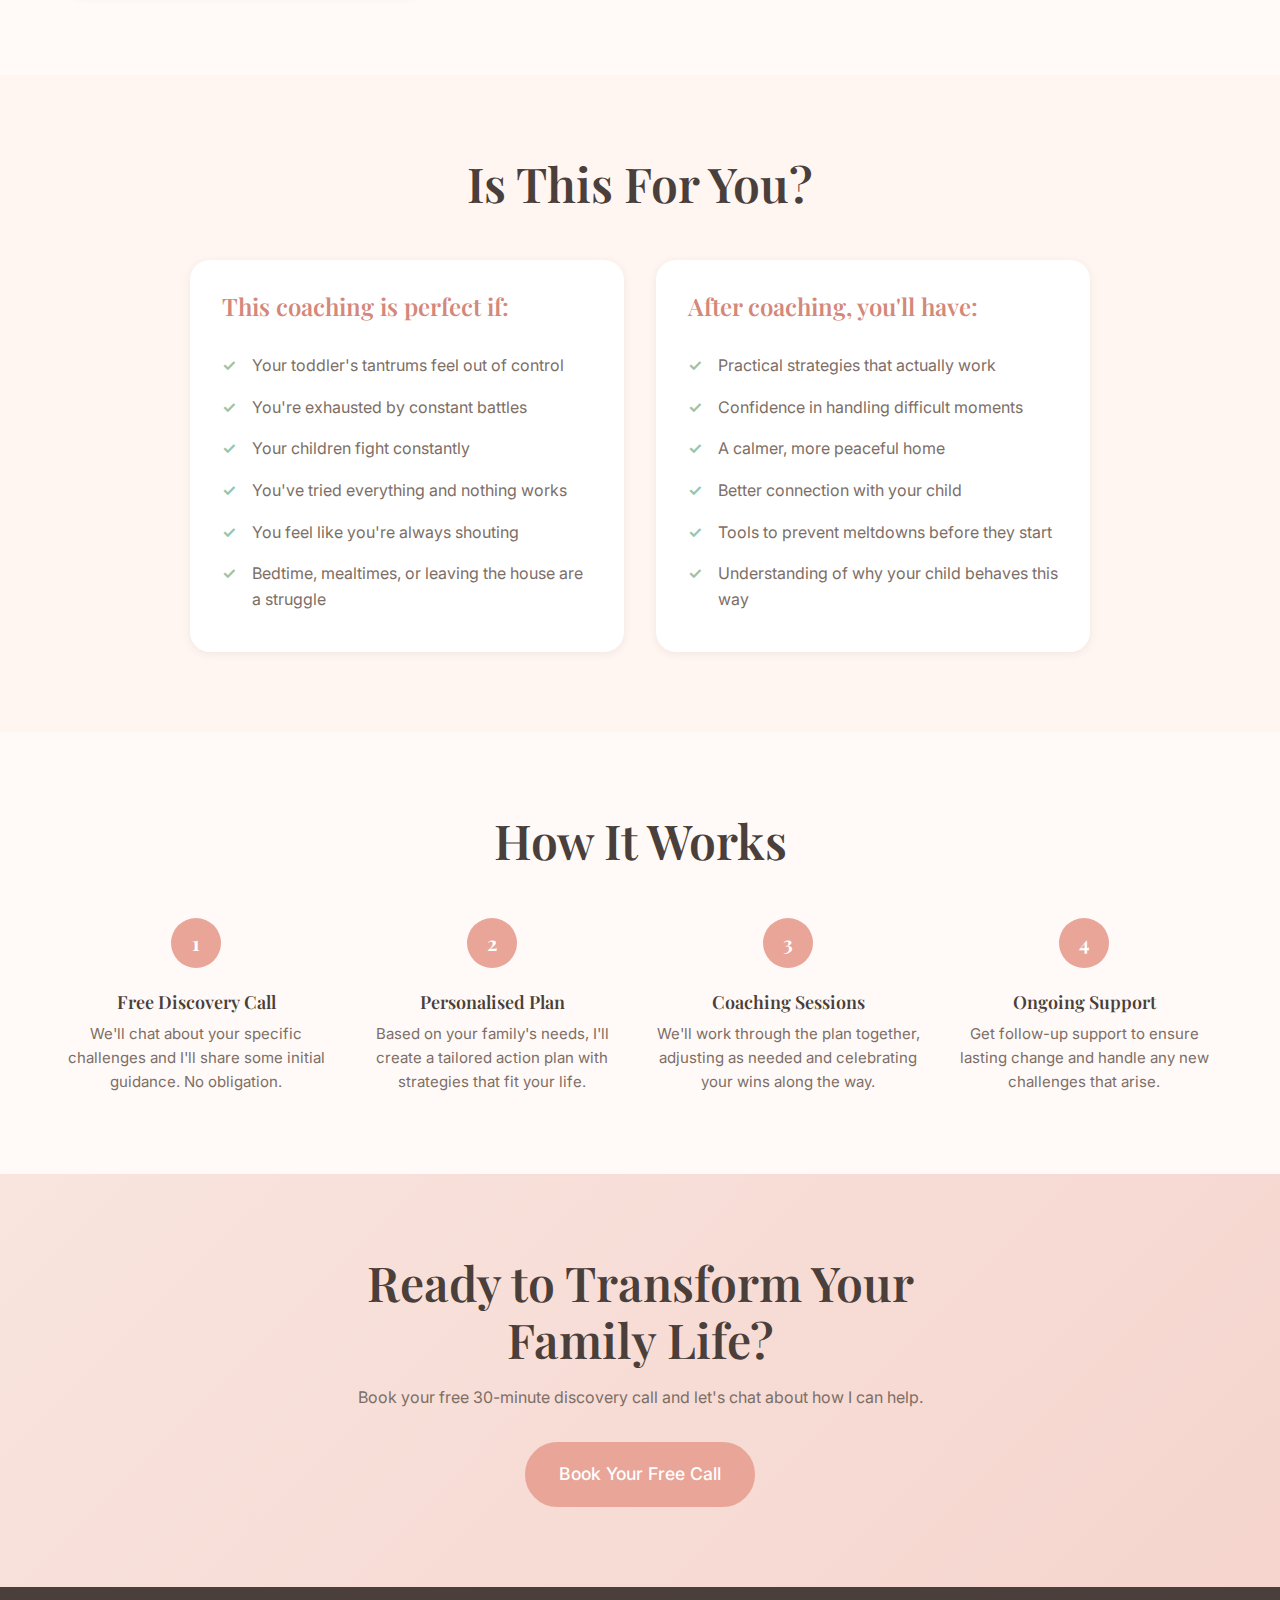
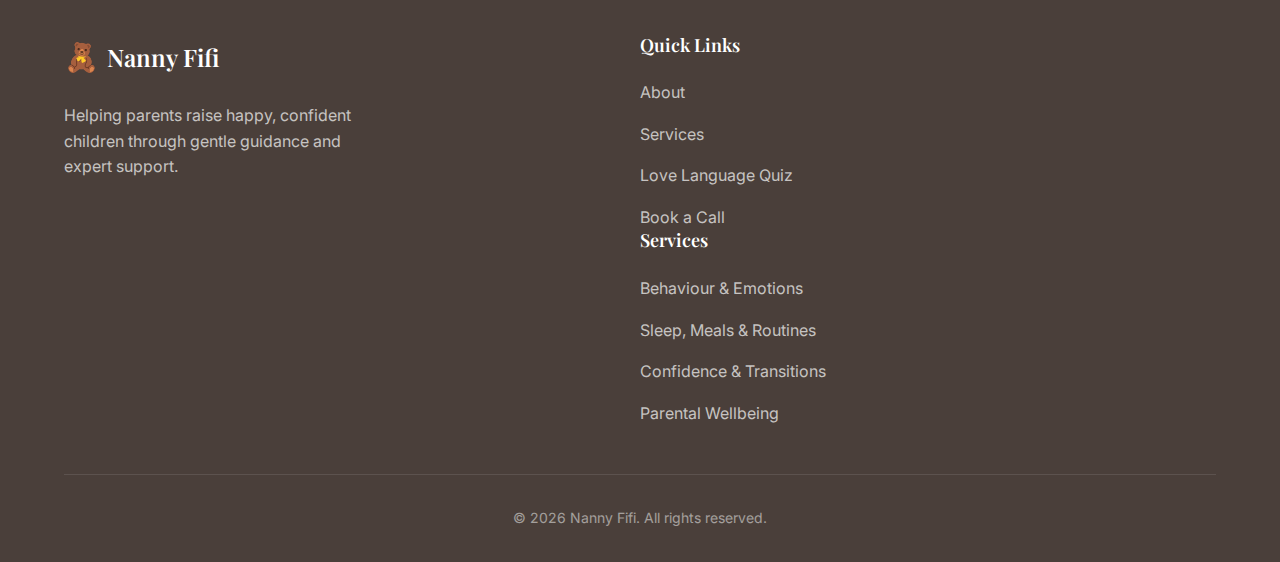
<file: behaviour-emotions.html>
<!DOCTYPE html>
<html lang="en-GB">
<head>
    <meta charset="UTF-8">
    <meta name="viewport" content="width=device-width, initial-scale=1.0">

    <!-- Google Analytics -->
    <script async src="https://www.googletagmanager.com/gtag/js?id=G-HJFNH2HBF2"></script>
    <script>
        window.dataLayer = window.dataLayer || [];
        function gtag(){dataLayer.push(arguments);}
        gtag('js', new Date());
        gtag('config', 'G-HJFNH2HBF2');
    </script>
    <meta name="description" content="Help your child manage tantrums, set healthy boundaries, and regulate big emotions with expert parent coaching from Nanny Fifi.">
    <meta name="robots" content="index, follow">
    <link rel="canonical" href="https://nannyfifi.com/behaviour-emotions.html">
    <meta property="og:type" content="website">
    <meta property="og:url" content="https://nannyfifi.com/behaviour-emotions.html">
    <meta property="og:title" content="Behaviour & Big Emotions Coaching | Nanny Fifi">
    <meta property="og:description" content="Help your child manage tantrums, set healthy boundaries, and regulate big emotions with expert parent coaching from Nanny Fifi.">
    <meta property="og:image" content="https://nannyfifi.com/images/sofia-profile.jpg">
    <meta name="twitter:card" content="summary_large_image">
    <meta name="twitter:title" content="Behaviour & Big Emotions Coaching | Nanny Fifi">
    <meta name="twitter:description" content="Help your child manage tantrums, set healthy boundaries, and regulate big emotions with expert parent coaching from Nanny Fifi.">
    <meta name="twitter:image" content="https://nannyfifi.com/images/sofia-profile.jpg">
    <title>Behaviour & Big Emotions Coaching | Nanny Fifi</title>
    <link rel="preconnect" href="https://fonts.googleapis.com">
    <link rel="preconnect" href="https://fonts.gstatic.com" crossorigin>
    <link href="https://fonts.googleapis.com/css2?family=Playfair+Display:wght@400;500;600;700&family=Inter:wght@300;400;500;600&display=swap" rel="stylesheet">
    <link rel="stylesheet" href="styles.css">
    <link rel="icon" type="image/jpeg" href="images/logo.webp">
    <script type="application/ld+json">
    {"@context":"https://schema.org","@type":"BreadcrumbList","itemListElement":[{"@type":"ListItem","position":1,"name":"Home","item":"https://nannyfifi.com/"},{"@type":"ListItem","position":2,"name":"Services","item":"https://nannyfifi.com/#services"},{"@type":"ListItem","position":3,"name":"Behaviour & Big Emotions","item":"https://nannyfifi.com/behaviour-emotions.html"}]}
    </script>
</head>
<body>
    <!-- Navigation -->
    <nav class="navbar">
        <div class="container nav-container">
            <a href="index.html" class="logo">
                <img src="images/logo.webp" alt="Nanny Fifi" class="logo-img">
                <span class="logo-text">Nanny Fifi</span>
            </a>
            <button class="mobile-menu-btn" aria-label="Toggle menu">
                <span></span>
                <span></span>
                <span></span>
            </button>
            <ul class="nav-links">
                <li><a href="index.html#about">About</a></li>
                <li><a href="index.html#services">Services</a></li>
                <li><a href="shop.html">Shop</a></li>
                <li><a href="love-language-quiz.html">Love Language Quiz</a></li>
                <li><a href="index.html#testimonials">Testimonials</a></li>
                <li><a href="index.html#book" class="btn btn-primary nav-cta">Book a Call</a></li>
            </ul>
        </div>
    </nav>

    <!-- Service Hero -->
    <header class="service-hero">
        <div class="container">
            <a href="index.html#services" class="back-link">← Back to Services</a>
            <div class="service-hero-content">
                <div class="service-hero-text">
                    <span class="service-icon-large">💭</span>
                    <h1>Behaviour & Big Emotions</h1>
                    <p class="service-hero-description">
                        Tantrums, meltdowns, and challenging behaviour are a normal part of childhood,
                        but that doesn't make them easy to handle. Get expert guidance to help your
                        child understand their emotions and respond in positive ways.
                    </p>
                    <a href="index.html#book" class="btn btn-primary btn-large">Book Your Free Discovery Call</a>
                </div>
            </div>
        </div>
    </header>

    <!-- What's Included -->
    <section class="service-detail section">
        <div class="container">
            <div class="section-header">
                <h2 class="section-title">What's Included</h2>
                <p class="section-subtitle">Comprehensive support for your child's emotional development</p>
            </div>
            <div class="detail-grid">
                <div class="detail-card">
                    <div class="detail-icon">😤</div>
                    <h3>Tantrums & Meltdowns</h3>
                    <p>Learn why tantrums happen and how to respond calmly. Get practical strategies to reduce their frequency and intensity while supporting your child through big feelings.</p>
                </div>
                <div class="detail-card">
                    <div class="detail-icon">🚧</div>
                    <h3>Boundaries & Discipline</h3>
                    <p>Discover positive discipline techniques that work. Set clear, consistent boundaries that help your child feel secure without resorting to punishment or shame.</p>
                </div>
                <div class="detail-card">
                    <div class="detail-icon">👧👦</div>
                    <h3>Sibling Rivalry</h3>
                    <p>Reduce conflict between siblings and create a more peaceful home. Learn how to share attention fairly and help your children build positive relationships.</p>
                </div>
                <div class="detail-card">
                    <div class="detail-icon">❤️</div>
                    <h3>Emotional Regulation</h3>
                    <p>Help your child identify, understand, and manage their emotions. Build their emotional vocabulary and teach calming techniques they can use independently.</p>
                </div>
            </div>
        </div>
    </section>

    <!-- Who It's For -->
    <section class="who-its-for section section-alt">
        <div class="container">
            <div class="section-header">
                <h2 class="section-title">Is This For You?</h2>
            </div>
            <div class="for-grid">
                <div class="for-card">
                    <h3>This coaching is perfect if:</h3>
                    <ul>
                        <li>Your toddler's tantrums feel out of control</li>
                        <li>You're exhausted by constant battles</li>
                        <li>Your children fight constantly</li>
                        <li>You've tried everything and nothing works</li>
                        <li>You feel like you're always shouting</li>
                        <li>Bedtime, mealtimes, or leaving the house are a struggle</li>
                    </ul>
                </div>
                <div class="for-card">
                    <h3>After coaching, you'll have:</h3>
                    <ul>
                        <li>Practical strategies that actually work</li>
                        <li>Confidence in handling difficult moments</li>
                        <li>A calmer, more peaceful home</li>
                        <li>Better connection with your child</li>
                        <li>Tools to prevent meltdowns before they start</li>
                        <li>Understanding of why your child behaves this way</li>
                    </ul>
                </div>
            </div>
        </div>
    </section>

    <!-- How It Works -->
    <section class="service-process section">
        <div class="container">
            <div class="section-header">
                <h2 class="section-title">How It Works</h2>
            </div>
            <div class="process-steps">
                <div class="process-step">
                    <div class="step-number">1</div>
                    <h3>Free Discovery Call</h3>
                    <p>We'll chat about your specific challenges and I'll share some initial guidance. No obligation.</p>
                </div>
                <div class="process-step">
                    <div class="step-number">2</div>
                    <h3>Personalised Plan</h3>
                    <p>Based on your family's needs, I'll create a tailored action plan with strategies that fit your life.</p>
                </div>
                <div class="process-step">
                    <div class="step-number">3</div>
                    <h3>Coaching Sessions</h3>
                    <p>We'll work through the plan together, adjusting as needed and celebrating your wins along the way.</p>
                </div>
                <div class="process-step">
                    <div class="step-number">4</div>
                    <h3>Ongoing Support</h3>
                    <p>Get follow-up support to ensure lasting change and handle any new challenges that arise.</p>
                </div>
            </div>
        </div>
    </section>

    <!-- CTA -->
    <section class="service-cta section">
        <div class="container">
            <div class="cta-box">
                <h2>Ready to Transform Your Family Life?</h2>
                <p>Book your free 30-minute discovery call and let's chat about how I can help.</p>
                <a href="index.html#book" class="btn btn-primary btn-large">Book Your Free Call</a>
            </div>
        </div>
    </section>

    <!-- Footer -->
    <footer class="footer">
        <div class="container">
            <div class="footer-content">
                <div class="footer-brand">
                    <a href="index.html" class="logo">
                        <span class="logo-icon">🧸</span>
                        <span class="logo-text">Nanny Fifi</span>
                    </a>
                    <p>Helping parents raise happy, confident children through gentle guidance and expert support.</p>
                </div>
                <div class="footer-links">
                    <div class="footer-column">
                        <h4>Quick Links</h4>
                        <ul>
                            <li><a href="index.html#about">About</a></li>
                            <li><a href="index.html#services">Services</a></li>
                            <li><a href="love-language-quiz.html">Love Language Quiz</a></li>
                            <li><a href="index.html#book">Book a Call</a></li>
                        </ul>
                    </div>
                    <div class="footer-column">
                        <h4>Services</h4>
                        <ul>
                            <li><a href="behaviour-emotions.html">Behaviour & Emotions</a></li>
                            <li><a href="routines-daily-life.html">Sleep, Meals & Routines</a></li>
                            <li><a href="confidence-transitions.html">Confidence & Transitions</a></li>
                            <li><a href="parental-wellbeing.html">Parental Wellbeing</a></li>
                        </ul>
                    </div>
                </div>
            </div>
            <div class="footer-bottom">
                <p>&copy; 2024 Nanny Fifi. All rights reserved.</p>
            </div>
        </div>
    </footer>

    <script src="script.js"></script>

    <!-- Cookie Consent Banner -->
    <div id="cookie-consent" style="display:none; position:fixed; bottom:0; left:0; right:0; background:#4A3F3A; color:#fff; padding:1rem 1.5rem; z-index:10000; font-family:'Inter',sans-serif; font-size:0.9rem;">
        <div style="max-width:1200px; margin:0 auto; display:flex; align-items:center; justify-content:space-between; flex-wrap:wrap; gap:0.75rem;">
            <p style="margin:0; flex:1; min-width:250px;">We use cookies to analyse site traffic and improve your experience. By clicking "Accept", you consent to our use of cookies.</p>
            <div style="display:flex; gap:0.5rem;">
                <button onclick="acceptCookies()" style="background:#E8A598; color:#4A3F3A; border:none; padding:0.5rem 1.25rem; border-radius:6px; cursor:pointer; font-weight:600; font-size:0.85rem;">Accept</button>
                <button onclick="declineCookies()" style="background:transparent; color:#fff; border:1px solid #fff; padding:0.5rem 1.25rem; border-radius:6px; cursor:pointer; font-weight:600; font-size:0.85rem;">Decline</button>
            </div>
        </div>
    </div>
    <script>
    function acceptCookies(){document.cookie="cookie_consent=accepted;path=/;max-age=31536000";document.getElementById('cookie-consent').style.display='none';}
    function declineCookies(){document.cookie="cookie_consent=declined;path=/;max-age=31536000";document.getElementById('cookie-consent').style.display='none';window['ga-disable-G-HJFNH2HBF2']=true;}
    (function(){var c=document.cookie.match(/cookie_consent=([^;]+)/);if(c){if(c[1]==='declined')window['ga-disable-G-HJFNH2HBF2']=true;}else{document.getElementById('cookie-consent').style.display='block';}})();
    </script>
</body>
</html>
</file>
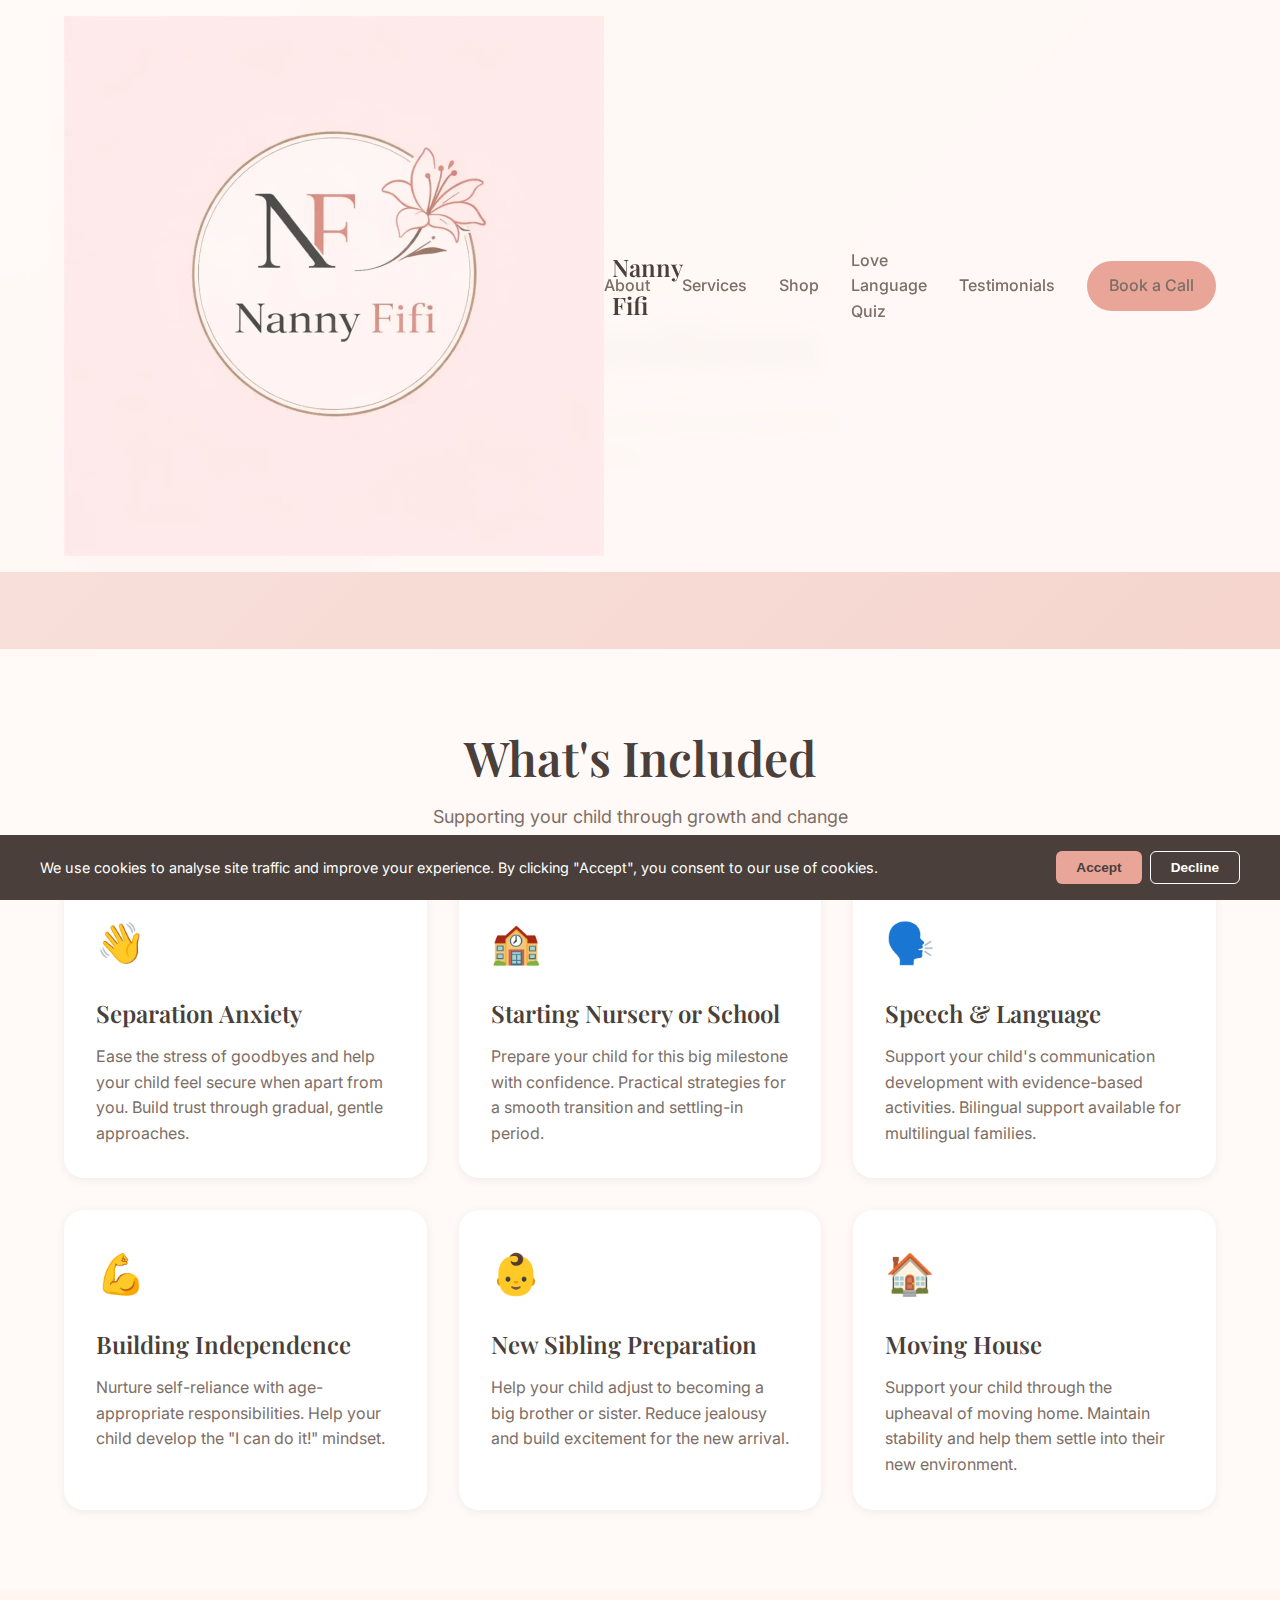
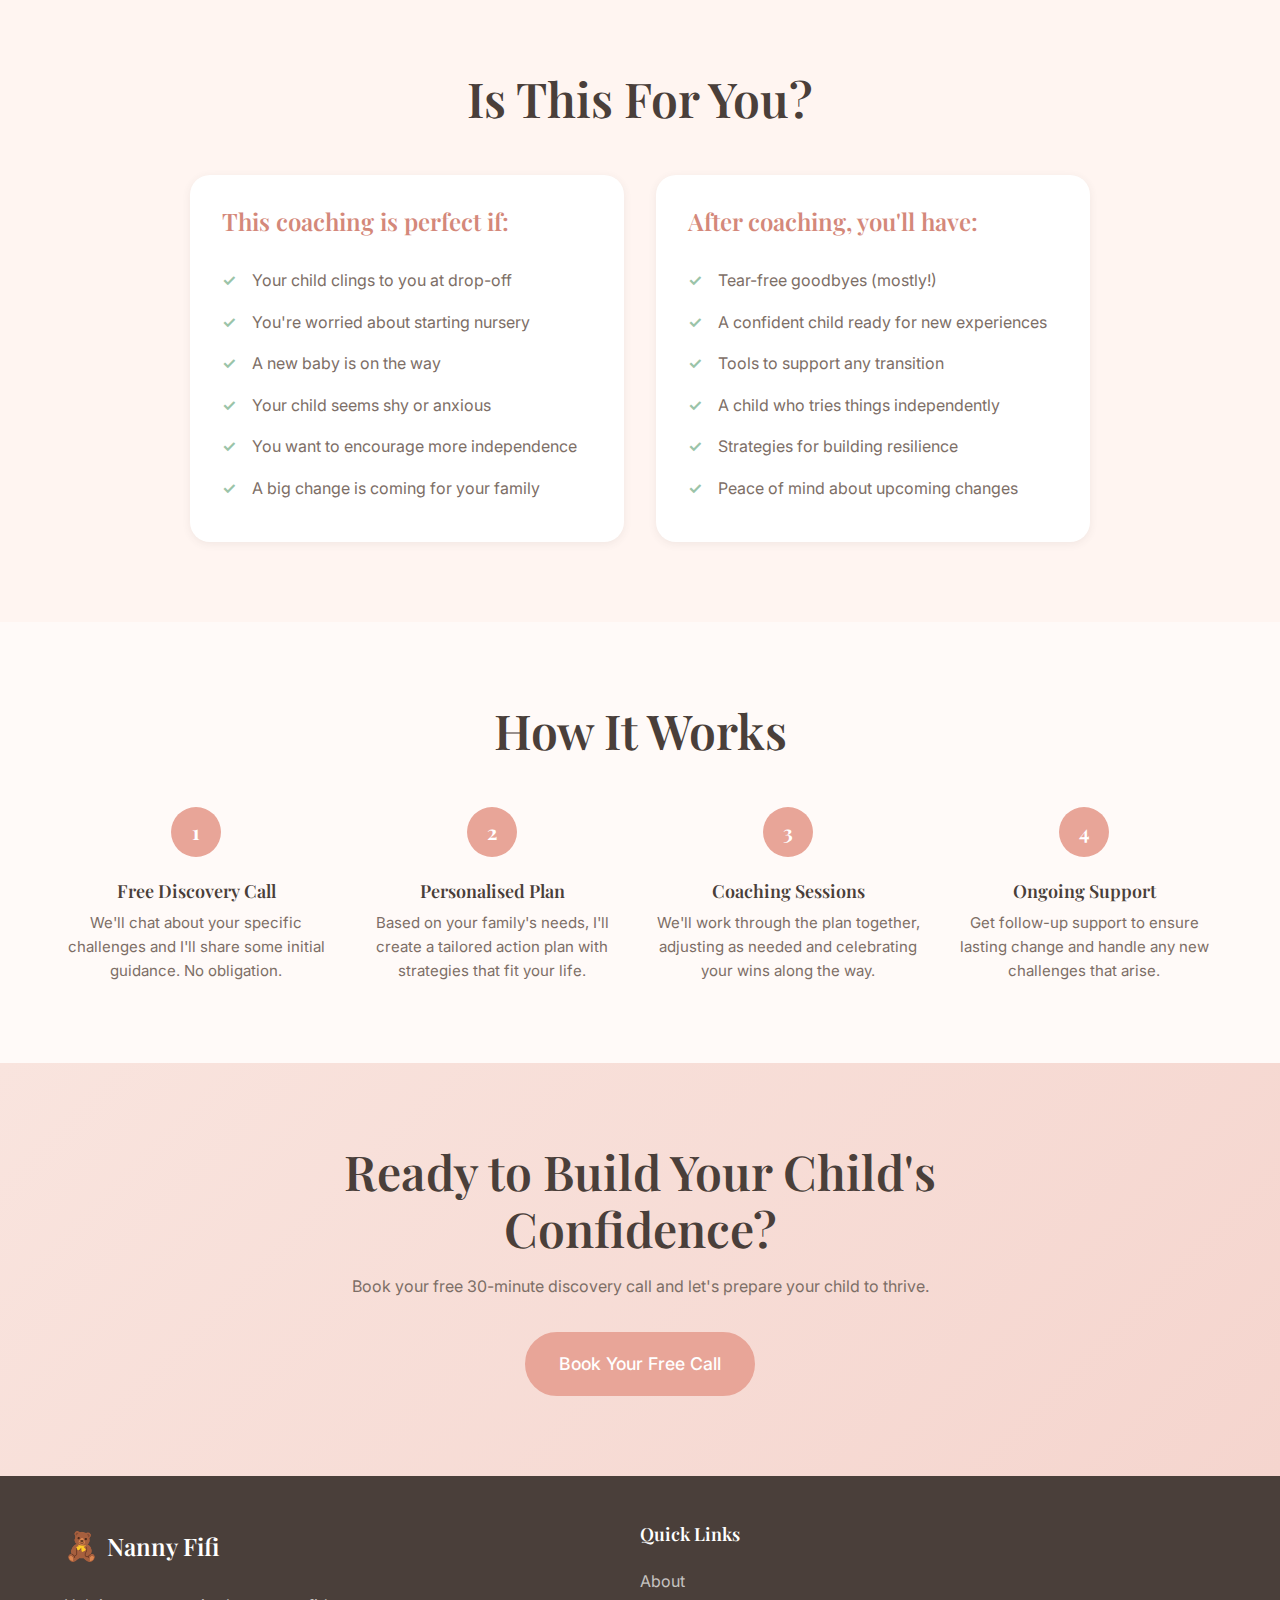
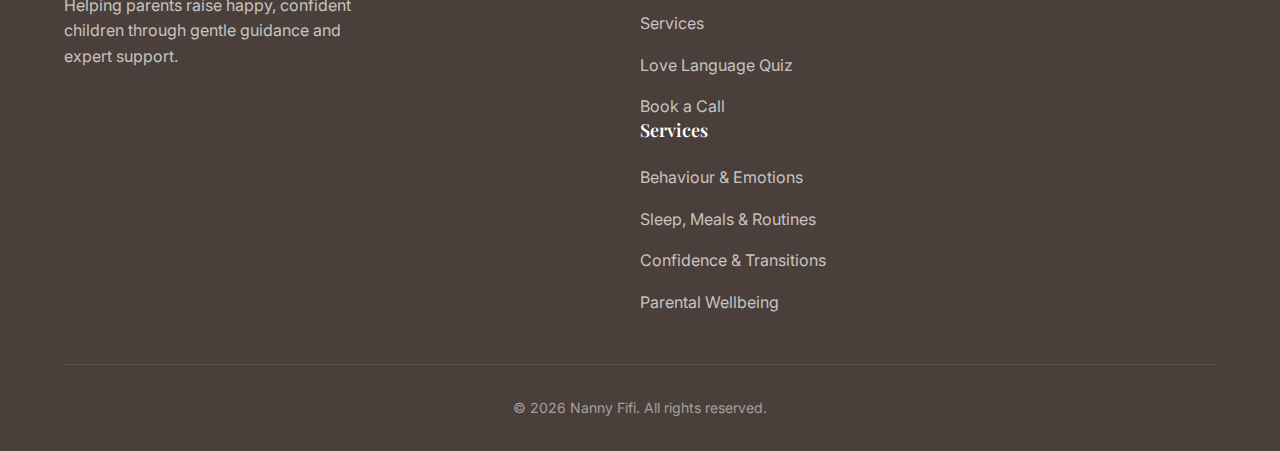
<file: confidence-transitions.html>
<!DOCTYPE html>
<html lang="en-GB">
<head>
    <meta charset="UTF-8">
    <meta name="viewport" content="width=device-width, initial-scale=1.0">

    <!-- Google Analytics -->
    <script async src="https://www.googletagmanager.com/gtag/js?id=G-HJFNH2HBF2"></script>
    <script>
        window.dataLayer = window.dataLayer || [];
        function gtag(){dataLayer.push(arguments);}
        gtag('js', new Date());
        gtag('config', 'G-HJFNH2HBF2');
    </script>
    <meta name="description" content="Build your child's confidence and help them thrive through life's big changes. Expert parent coaching from Nanny Fifi.">
    <meta name="robots" content="index, follow">
    <link rel="canonical" href="https://nannyfifi.com/confidence-transitions.html">
    <meta property="og:type" content="website">
    <meta property="og:url" content="https://nannyfifi.com/confidence-transitions.html">
    <meta property="og:title" content="Confidence & Transitions Coaching | Nanny Fifi">
    <meta property="og:description" content="Build your child's confidence and help them thrive through life's big changes. Expert parent coaching from Nanny Fifi.">
    <meta property="og:image" content="https://nannyfifi.com/images/sofia-profile.jpg">
    <meta name="twitter:card" content="summary_large_image">
    <meta name="twitter:title" content="Confidence & Transitions Coaching | Nanny Fifi">
    <meta name="twitter:description" content="Build your child's confidence and help them thrive through life's big changes. Expert parent coaching from Nanny Fifi.">
    <meta name="twitter:image" content="https://nannyfifi.com/images/sofia-profile.jpg">
    <title>Confidence & Transitions Coaching | Nanny Fifi</title>
    <link rel="preconnect" href="https://fonts.googleapis.com">
    <link rel="preconnect" href="https://fonts.gstatic.com" crossorigin>
    <link href="https://fonts.googleapis.com/css2?family=Playfair+Display:wght@400;500;600;700&family=Inter:wght@300;400;500;600&display=swap" rel="stylesheet">
    <link rel="stylesheet" href="styles.css">
    <link rel="icon" type="image/jpeg" href="images/logo.webp">
    <script type="application/ld+json">
    {"@context":"https://schema.org","@type":"BreadcrumbList","itemListElement":[{"@type":"ListItem","position":1,"name":"Home","item":"https://nannyfifi.com/"},{"@type":"ListItem","position":2,"name":"Services","item":"https://nannyfifi.com/#services"},{"@type":"ListItem","position":3,"name":"Confidence & Transitions","item":"https://nannyfifi.com/confidence-transitions.html"}]}
    </script>
</head>
<body>
    <!-- Navigation -->
    <nav class="navbar">
        <div class="container nav-container">
            <a href="index.html" class="logo">
                <img src="images/logo.webp" alt="Nanny Fifi" class="logo-img">
                <span class="logo-text">Nanny Fifi</span>
            </a>
            <button class="mobile-menu-btn" aria-label="Toggle menu">
                <span></span>
                <span></span>
                <span></span>
            </button>
            <ul class="nav-links">
                <li><a href="index.html#about">About</a></li>
                <li><a href="index.html#services">Services</a></li>
                <li><a href="shop.html">Shop</a></li>
                <li><a href="love-language-quiz.html">Love Language Quiz</a></li>
                <li><a href="index.html#testimonials">Testimonials</a></li>
                <li><a href="index.html#book" class="btn btn-primary nav-cta">Book a Call</a></li>
            </ul>
        </div>
    </nav>

    <!-- Service Hero -->
    <header class="service-hero">
        <div class="container">
            <a href="index.html#services" class="back-link">← Back to Services</a>
            <div class="service-hero-content">
                <div class="service-hero-text">
                    <span class="service-icon-large">🦋</span>
                    <h1>Confidence & Transitions</h1>
                    <p class="service-hero-description">
                        Help your child develop resilience, independence, and the confidence to handle
                        life's big changes. From starting nursery to welcoming a new sibling.
                    </p>
                    <a href="index.html#book" class="btn btn-primary btn-large">Book Your Free Discovery Call</a>
                </div>
            </div>
        </div>
    </header>

    <!-- What's Included -->
    <section class="service-detail section">
        <div class="container">
            <div class="section-header">
                <h2 class="section-title">What's Included</h2>
                <p class="section-subtitle">Supporting your child through growth and change</p>
            </div>
            <div class="detail-grid">
                <div class="detail-card">
                    <div class="detail-icon">👋</div>
                    <h3>Separation Anxiety</h3>
                    <p>Ease the stress of goodbyes and help your child feel secure when apart from you. Build trust through gradual, gentle approaches.</p>
                </div>
                <div class="detail-card">
                    <div class="detail-icon">🏫</div>
                    <h3>Starting Nursery or School</h3>
                    <p>Prepare your child for this big milestone with confidence. Practical strategies for a smooth transition and settling-in period.</p>
                </div>
                <div class="detail-card">
                    <div class="detail-icon">🗣️</div>
                    <h3>Speech & Language</h3>
                    <p>Support your child's communication development with evidence-based activities. Bilingual support available for multilingual families.</p>
                </div>
                <div class="detail-card">
                    <div class="detail-icon">💪</div>
                    <h3>Building Independence</h3>
                    <p>Nurture self-reliance with age-appropriate responsibilities. Help your child develop the "I can do it!" mindset.</p>
                </div>
                <div class="detail-card">
                    <div class="detail-icon">👶</div>
                    <h3>New Sibling Preparation</h3>
                    <p>Help your child adjust to becoming a big brother or sister. Reduce jealousy and build excitement for the new arrival.</p>
                </div>
                <div class="detail-card">
                    <div class="detail-icon">🏠</div>
                    <h3>Moving House</h3>
                    <p>Support your child through the upheaval of moving home. Maintain stability and help them settle into their new environment.</p>
                </div>
            </div>
        </div>
    </section>

    <!-- Who It's For -->
    <section class="who-its-for section section-alt">
        <div class="container">
            <div class="section-header">
                <h2 class="section-title">Is This For You?</h2>
            </div>
            <div class="for-grid">
                <div class="for-card">
                    <h3>This coaching is perfect if:</h3>
                    <ul>
                        <li>Your child clings to you at drop-off</li>
                        <li>You're worried about starting nursery</li>
                        <li>A new baby is on the way</li>
                        <li>Your child seems shy or anxious</li>
                        <li>You want to encourage more independence</li>
                        <li>A big change is coming for your family</li>
                    </ul>
                </div>
                <div class="for-card">
                    <h3>After coaching, you'll have:</h3>
                    <ul>
                        <li>Tear-free goodbyes (mostly!)</li>
                        <li>A confident child ready for new experiences</li>
                        <li>Tools to support any transition</li>
                        <li>A child who tries things independently</li>
                        <li>Strategies for building resilience</li>
                        <li>Peace of mind about upcoming changes</li>
                    </ul>
                </div>
            </div>
        </div>
    </section>

    <!-- How It Works -->
    <section class="service-process section">
        <div class="container">
            <div class="section-header">
                <h2 class="section-title">How It Works</h2>
            </div>
            <div class="process-steps">
                <div class="process-step">
                    <div class="step-number">1</div>
                    <h3>Free Discovery Call</h3>
                    <p>We'll chat about your specific challenges and I'll share some initial guidance. No obligation.</p>
                </div>
                <div class="process-step">
                    <div class="step-number">2</div>
                    <h3>Personalised Plan</h3>
                    <p>Based on your family's needs, I'll create a tailored action plan with strategies that fit your life.</p>
                </div>
                <div class="process-step">
                    <div class="step-number">3</div>
                    <h3>Coaching Sessions</h3>
                    <p>We'll work through the plan together, adjusting as needed and celebrating your wins along the way.</p>
                </div>
                <div class="process-step">
                    <div class="step-number">4</div>
                    <h3>Ongoing Support</h3>
                    <p>Get follow-up support to ensure lasting change and handle any new challenges that arise.</p>
                </div>
            </div>
        </div>
    </section>

    <!-- CTA -->
    <section class="service-cta section">
        <div class="container">
            <div class="cta-box">
                <h2>Ready to Build Your Child's Confidence?</h2>
                <p>Book your free 30-minute discovery call and let's prepare your child to thrive.</p>
                <a href="index.html#book" class="btn btn-primary btn-large">Book Your Free Call</a>
            </div>
        </div>
    </section>

    <!-- Footer -->
    <footer class="footer">
        <div class="container">
            <div class="footer-content">
                <div class="footer-brand">
                    <a href="index.html" class="logo">
                        <span class="logo-icon">🧸</span>
                        <span class="logo-text">Nanny Fifi</span>
                    </a>
                    <p>Helping parents raise happy, confident children through gentle guidance and expert support.</p>
                </div>
                <div class="footer-links">
                    <div class="footer-column">
                        <h4>Quick Links</h4>
                        <ul>
                            <li><a href="index.html#about">About</a></li>
                            <li><a href="index.html#services">Services</a></li>
                            <li><a href="love-language-quiz.html">Love Language Quiz</a></li>
                            <li><a href="index.html#book">Book a Call</a></li>
                        </ul>
                    </div>
                    <div class="footer-column">
                        <h4>Services</h4>
                        <ul>
                            <li><a href="behaviour-emotions.html">Behaviour & Emotions</a></li>
                            <li><a href="routines-daily-life.html">Sleep, Meals & Routines</a></li>
                            <li><a href="confidence-transitions.html">Confidence & Transitions</a></li>
                            <li><a href="parental-wellbeing.html">Parental Wellbeing</a></li>
                        </ul>
                    </div>
                </div>
            </div>
            <div class="footer-bottom">
                <p>&copy; 2024 Nanny Fifi. All rights reserved.</p>
            </div>
        </div>
    </footer>

    <script src="script.js"></script>

    <!-- Cookie Consent Banner -->
    <div id="cookie-consent" style="display:none; position:fixed; bottom:0; left:0; right:0; background:#4A3F3A; color:#fff; padding:1rem 1.5rem; z-index:10000; font-family:'Inter',sans-serif; font-size:0.9rem;">
        <div style="max-width:1200px; margin:0 auto; display:flex; align-items:center; justify-content:space-between; flex-wrap:wrap; gap:0.75rem;">
            <p style="margin:0; flex:1; min-width:250px;">We use cookies to analyse site traffic and improve your experience. By clicking "Accept", you consent to our use of cookies.</p>
            <div style="display:flex; gap:0.5rem;">
                <button onclick="acceptCookies()" style="background:#E8A598; color:#4A3F3A; border:none; padding:0.5rem 1.25rem; border-radius:6px; cursor:pointer; font-weight:600; font-size:0.85rem;">Accept</button>
                <button onclick="declineCookies()" style="background:transparent; color:#fff; border:1px solid #fff; padding:0.5rem 1.25rem; border-radius:6px; cursor:pointer; font-weight:600; font-size:0.85rem;">Decline</button>
            </div>
        </div>
    </div>
    <script>
    function acceptCookies(){document.cookie="cookie_consent=accepted;path=/;max-age=31536000";document.getElementById('cookie-consent').style.display='none';}
    function declineCookies(){document.cookie="cookie_consent=declined;path=/;max-age=31536000";document.getElementById('cookie-consent').style.display='none';window['ga-disable-G-HJFNH2HBF2']=true;}
    (function(){var c=document.cookie.match(/cookie_consent=([^;]+)/);if(c){if(c[1]==='declined')window['ga-disable-G-HJFNH2HBF2']=true;}else{document.getElementById('cookie-consent').style.display='block';}})();
    </script>
</body>
</html>
</file>
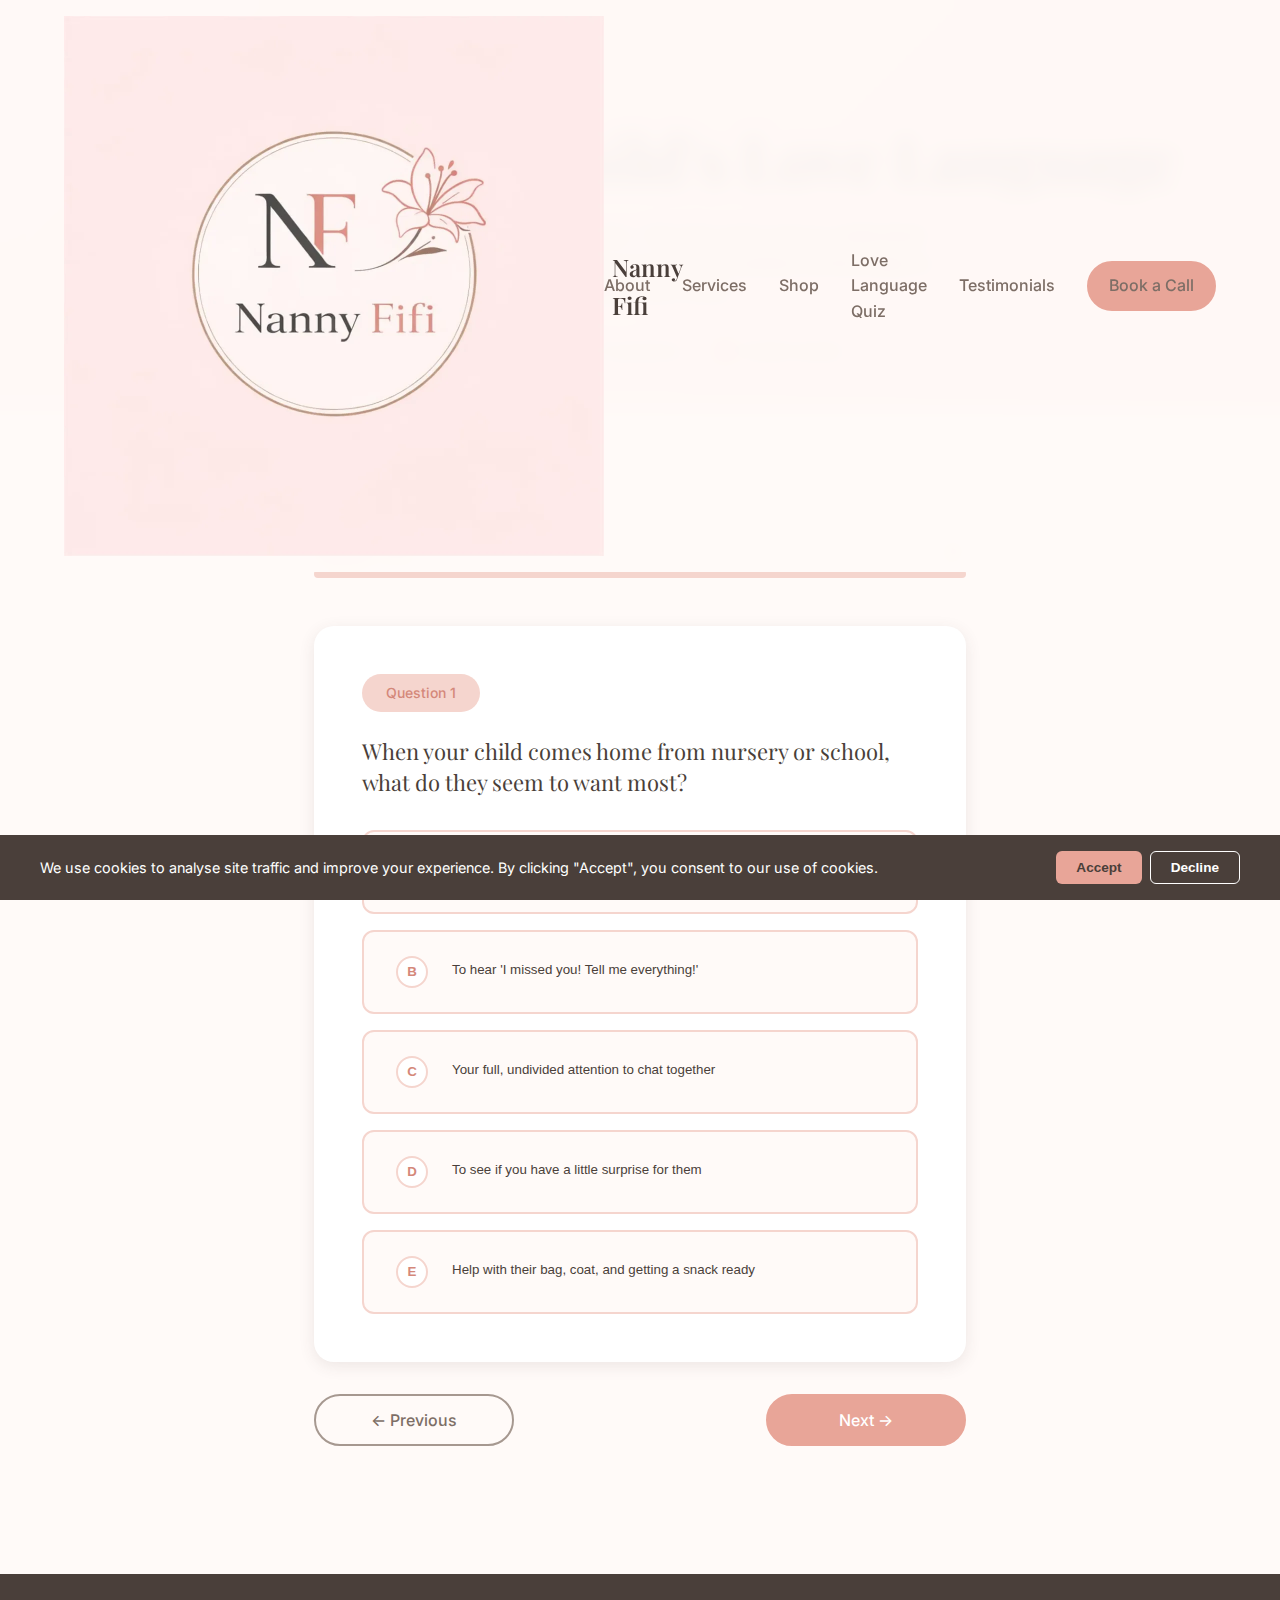
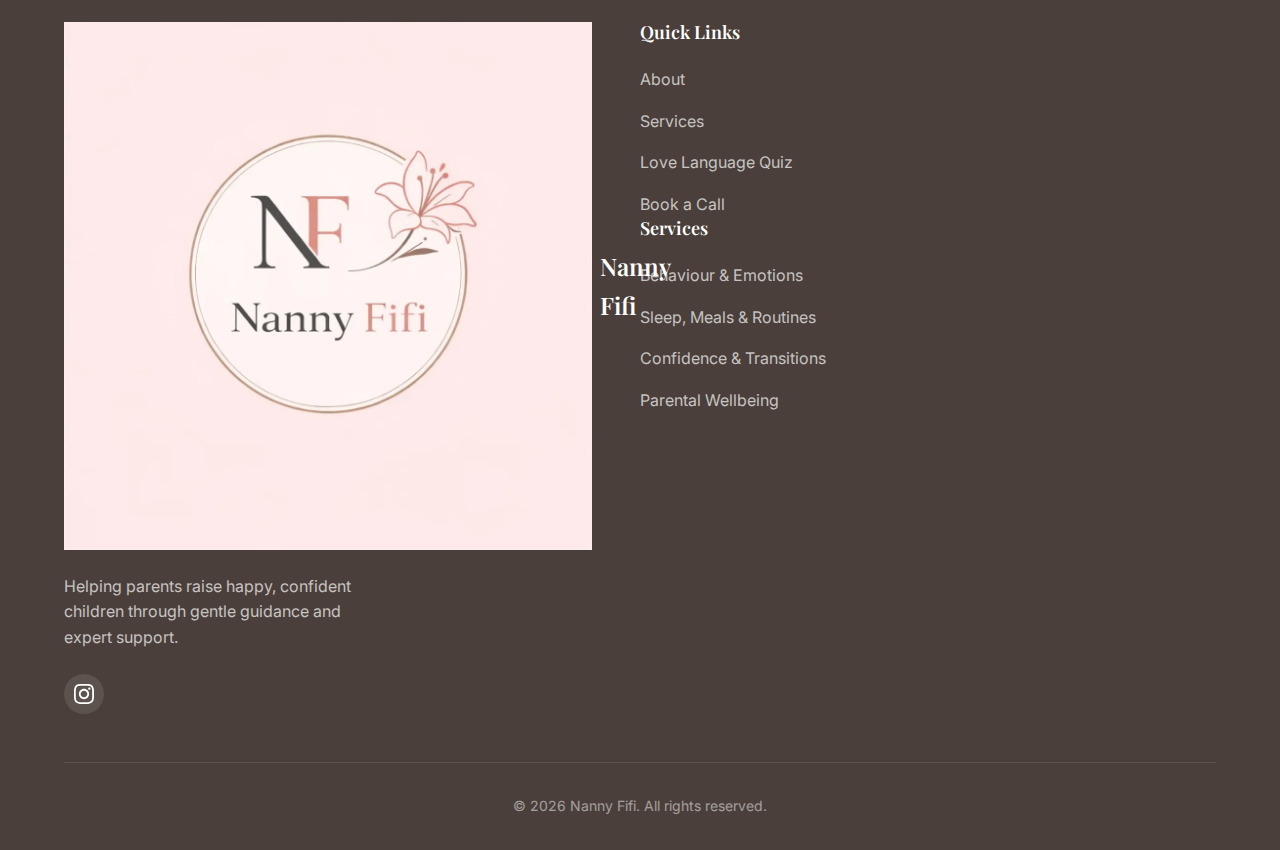
<file: love-language-quiz.html>
<!DOCTYPE html>
<html lang="en-GB">
<head>
    <meta charset="UTF-8">
    <meta name="viewport" content="width=device-width, initial-scale=1.0">

    <!-- Google Analytics -->
    <script async src="https://www.googletagmanager.com/gtag/js?id=G-HJFNH2HBF2"></script>
    <script>
        window.dataLayer = window.dataLayer || [];
        function gtag(){dataLayer.push(arguments);}
        gtag('js', new Date());
        gtag('config', 'G-HJFNH2HBF2');
    </script>
    <meta name="description" content="Discover your child's love language with our free quiz. Learn how your child feels most loved and get personalised activity ideas to strengthen your bond.">
    <meta name="keywords" content="child love language quiz, 5 love languages children, how does my child feel loved, parent child bonding, parenting quiz">

    <!-- Open Graph / Facebook -->
    <meta property="og:type" content="website">
    <meta property="og:url" content="https://nannyfifi.com/love-language-quiz.html">
    <meta property="og:title" content="Discover Your Child's Love Language | Free Quiz">
    <meta property="og:description" content="Take our free 2-minute quiz to discover how your child feels most loved. Get personalised activity ideas to strengthen your bond.">
    <meta property="og:image" content="https://nannyfifi.com/images/sofia-profile.jpg">
    <meta name="twitter:card" content="summary_large_image">
    <meta name="twitter:title" content="Discover Your Child's Love Language | Free Quiz | Nanny Fifi">
    <meta name="twitter:description" content="Take our free 2-minute quiz to discover how your child feels most loved. Get personalised activity ideas to strengthen your bond.">
    <meta name="twitter:image" content="https://nannyfifi.com/images/sofia-profile.jpg">
    <meta name="robots" content="index, follow">
    <link rel="canonical" href="https://nannyfifi.com/love-language-quiz.html">
    <title>Discover Your Child's Love Language | Free Quiz | Nanny Fifi</title>
    <link rel="preconnect" href="https://fonts.googleapis.com">
    <link rel="preconnect" href="https://fonts.gstatic.com" crossorigin>
    <link href="https://fonts.googleapis.com/css2?family=Playfair+Display:wght@400;500;600;700&family=Inter:wght@300;400;500;600&display=swap" rel="stylesheet">
    <link rel="stylesheet" href="styles.css">
    <link rel="icon" type="image/jpeg" href="images/logo.webp">

    <style>
        /* Quiz-specific styles */
        .quiz-hero {
            background: linear-gradient(135deg, var(--color-secondary) 0%, var(--color-primary-light) 100%);
            padding: 120px 0 var(--spacing-xl);
            text-align: center;
        }

        .quiz-hero h1 {
            margin-bottom: var(--spacing-md);
        }

        .quiz-hero-description {
            font-size: 1.125rem;
            color: var(--color-text-light);
            max-width: 600px;
            margin: 0 auto var(--spacing-lg);
        }

        .quiz-meta {
            display: flex;
            justify-content: center;
            gap: var(--spacing-lg);
            flex-wrap: wrap;
        }

        .quiz-meta-item {
            display: flex;
            align-items: center;
            gap: var(--spacing-xs);
            color: var(--color-text-light);
            font-size: 0.9375rem;
        }

        /* Quiz Container */
        .quiz-container {
            max-width: 700px;
            margin: 0 auto;
            padding: var(--spacing-xl) var(--spacing-md);
        }

        /* Progress Bar */
        .quiz-progress {
            margin-bottom: var(--spacing-xl);
        }

        .progress-text {
            display: flex;
            justify-content: space-between;
            margin-bottom: var(--spacing-xs);
            font-size: 0.875rem;
            color: var(--color-text-light);
        }

        .progress-bar {
            height: 8px;
            background: var(--color-primary-light);
            border-radius: var(--radius-full);
            overflow: hidden;
        }

        .progress-fill {
            height: 100%;
            background: var(--color-primary);
            border-radius: var(--radius-full);
            transition: width 0.3s ease;
        }

        /* Question Card */
        .question-card {
            background: var(--color-white);
            border-radius: var(--radius-lg);
            padding: var(--spacing-xl);
            box-shadow: var(--shadow-md);
            margin-bottom: var(--spacing-lg);
        }

        .question-number {
            display: inline-block;
            background: var(--color-primary-light);
            color: var(--color-primary-dark);
            padding: var(--spacing-xs) var(--spacing-md);
            border-radius: var(--radius-full);
            font-size: 0.875rem;
            font-weight: 500;
            margin-bottom: var(--spacing-md);
        }

        .question-text {
            font-family: var(--font-heading);
            font-size: 1.375rem;
            color: var(--color-text);
            margin-bottom: var(--spacing-lg);
            line-height: 1.4;
        }

        .question-options {
            display: flex;
            flex-direction: column;
            gap: var(--spacing-sm);
        }

        .option-btn {
            display: flex;
            align-items: flex-start;
            gap: var(--spacing-md);
            padding: var(--spacing-md) var(--spacing-lg);
            background: var(--color-bg);
            border: 2px solid var(--color-primary-light);
            border-radius: var(--radius-md);
            cursor: pointer;
            transition: all var(--transition-fast);
            text-align: left;
        }

        .option-btn:hover {
            border-color: var(--color-primary);
            background: var(--color-white);
        }

        .option-btn.selected {
            border-color: var(--color-primary);
            background: var(--color-primary-light);
        }

        .option-letter {
            display: flex;
            align-items: center;
            justify-content: center;
            width: 32px;
            height: 32px;
            background: var(--color-white);
            border: 2px solid var(--color-primary-light);
            border-radius: 50%;
            font-weight: 600;
            color: var(--color-primary-dark);
            flex-shrink: 0;
        }

        .option-btn.selected .option-letter {
            background: var(--color-primary);
            border-color: var(--color-primary);
            color: var(--color-white);
        }

        .option-text {
            color: var(--color-text);
            line-height: 1.5;
            padding-top: 4px;
        }

        /* Quiz Navigation */
        .quiz-nav {
            display: flex;
            justify-content: space-between;
            gap: var(--spacing-md);
        }

        .quiz-nav .btn {
            flex: 1;
            max-width: 200px;
        }

        .btn-outline {
            background: transparent;
            color: var(--color-text-light);
            border: 2px solid var(--color-text-lighter);
        }

        .btn-outline:hover {
            border-color: var(--color-text);
            color: var(--color-text);
            background: transparent;
        }

        /* Hidden state */
        .hidden {
            display: none !important;
        }

        /* Results Section */
        .results-container {
            max-width: 900px;
            margin: 0 auto;
            padding: var(--spacing-xl) var(--spacing-md);
        }

        .results-header {
            text-align: center;
            margin-bottom: var(--spacing-xl);
        }

        .results-header h2 {
            margin-bottom: var(--spacing-sm);
        }

        .results-subtitle {
            color: var(--color-text-light);
            font-size: 1.125rem;
        }

        /* Primary Result Card */
        .primary-result {
            background: linear-gradient(135deg, var(--color-primary-light) 0%, var(--color-secondary) 100%);
            border-radius: var(--radius-lg);
            padding: var(--spacing-xl);
            text-align: center;
            margin-bottom: var(--spacing-xl);
        }

        .result-emoji {
            font-size: 4rem;
            margin-bottom: var(--spacing-md);
        }

        .result-language {
            font-family: var(--font-heading);
            font-size: 2rem;
            color: var(--color-text);
            margin-bottom: var(--spacing-sm);
        }

        .result-description {
            color: var(--color-text-light);
            font-size: 1.0625rem;
            max-width: 600px;
            margin: 0 auto var(--spacing-lg);
            line-height: 1.7;
        }

        .result-percentage {
            display: inline-block;
            background: var(--color-white);
            padding: var(--spacing-xs) var(--spacing-md);
            border-radius: var(--radius-full);
            font-weight: 600;
            color: var(--color-primary-dark);
        }

        /* Score Breakdown */
        .score-breakdown {
            background: var(--color-white);
            border-radius: var(--radius-lg);
            padding: var(--spacing-lg);
            box-shadow: var(--shadow-sm);
            margin-bottom: var(--spacing-xl);
        }

        .score-breakdown h3 {
            margin-bottom: var(--spacing-lg);
            text-align: center;
        }

        .score-item {
            display: flex;
            align-items: center;
            gap: var(--spacing-md);
            margin-bottom: var(--spacing-md);
        }

        .score-item:last-child {
            margin-bottom: 0;
        }

        .score-emoji {
            font-size: 1.5rem;
            width: 40px;
            text-align: center;
        }

        .score-info {
            flex: 1;
        }

        .score-label {
            font-weight: 500;
            margin-bottom: 4px;
        }

        .score-bar-container {
            height: 8px;
            background: var(--color-bg-alt);
            border-radius: var(--radius-full);
            overflow: hidden;
        }

        .score-bar-fill {
            height: 100%;
            background: var(--color-primary);
            border-radius: var(--radius-full);
            transition: width 0.5s ease;
        }

        .score-bar-fill.secondary {
            background: var(--color-accent);
        }

        .score-value {
            font-weight: 600;
            color: var(--color-primary-dark);
            min-width: 45px;
            text-align: right;
        }

        /* Activities Section */
        .activities-section {
            margin-bottom: var(--spacing-xl);
        }

        .activities-section h3 {
            text-align: center;
            margin-bottom: var(--spacing-lg);
        }

        .activities-grid {
            display: grid;
            grid-template-columns: repeat(2, 1fr);
            gap: var(--spacing-md);
        }

        .activity-card {
            background: var(--color-white);
            border-radius: var(--radius-md);
            padding: var(--spacing-md);
            box-shadow: var(--shadow-sm);
            display: flex;
            gap: var(--spacing-sm);
            align-items: flex-start;
        }

        .activity-icon {
            font-size: 1.5rem;
            flex-shrink: 0;
        }

        .activity-content h4 {
            font-size: 1rem;
            margin-bottom: 4px;
        }

        .activity-content p {
            font-size: 0.875rem;
            color: var(--color-text-light);
            margin: 0;
            line-height: 1.5;
        }

        /* Tips Section */
        .tips-section {
            background: var(--color-bg-alt);
            border-radius: var(--radius-lg);
            padding: var(--spacing-lg);
            margin-bottom: var(--spacing-xl);
        }

        .tips-section h3 {
            margin-bottom: var(--spacing-md);
        }

        .tips-list {
            list-style: none;
        }

        .tips-list li {
            display: flex;
            gap: var(--spacing-sm);
            margin-bottom: var(--spacing-sm);
            color: var(--color-text-light);
        }

        .tips-list li:last-child {
            margin-bottom: 0;
        }

        .tips-list li::before {
            content: '💡';
            flex-shrink: 0;
        }

        /* CTA Section */
        .results-cta {
            background: linear-gradient(135deg, var(--color-secondary) 0%, var(--color-primary-light) 100%);
            border-radius: var(--radius-lg);
            padding: var(--spacing-xl);
            text-align: center;
        }

        .results-cta h3 {
            margin-bottom: var(--spacing-sm);
        }

        .results-cta p {
            color: var(--color-text-light);
            margin-bottom: var(--spacing-lg);
            max-width: 500px;
            margin-left: auto;
            margin-right: auto;
        }

        .cta-buttons {
            display: flex;
            gap: var(--spacing-md);
            justify-content: center;
            flex-wrap: wrap;
        }

        /* Share buttons */
        .share-section {
            text-align: center;
            margin-bottom: var(--spacing-xl);
        }

        .share-section h4 {
            margin-bottom: var(--spacing-md);
            color: var(--color-text-light);
            font-weight: 500;
        }

        .share-buttons {
            display: flex;
            justify-content: center;
            gap: var(--spacing-sm);
        }

        .share-btn {
            display: flex;
            align-items: center;
            justify-content: center;
            width: 48px;
            height: 48px;
            border-radius: 50%;
            background: var(--color-white);
            border: 2px solid var(--color-primary-light);
            cursor: pointer;
            transition: all var(--transition-fast);
            font-size: 1.25rem;
        }

        .share-btn:hover {
            background: var(--color-primary);
            border-color: var(--color-primary);
            transform: translateY(-2px);
        }

        /* Start Over Button */
        .start-over {
            text-align: center;
            margin-top: var(--spacing-lg);
        }

        .start-over-btn {
            background: none;
            border: none;
            color: var(--color-text-light);
            cursor: pointer;
            font-size: 0.9375rem;
            text-decoration: underline;
        }

        .start-over-btn:hover {
            color: var(--color-primary-dark);
        }

        /* Discovery Call CTA */
        .discovery-cta-box {
            background: linear-gradient(135deg, var(--color-primary-light) 0%, var(--color-secondary) 100%);
            border-radius: var(--radius-lg);
            padding: var(--spacing-xl);
            text-align: center;
            margin-bottom: var(--spacing-xl);
        }

        .discovery-icon {
            font-size: 3rem;
            margin-bottom: var(--spacing-md);
        }

        .discovery-cta-box h3 {
            margin-bottom: var(--spacing-sm);
            color: var(--color-text);
            font-family: var(--font-heading);
            font-size: 1.5rem;
        }

        .discovery-cta-box > p {
            color: var(--color-text-light);
            margin-bottom: var(--spacing-lg);
            max-width: 500px;
            margin-left: auto;
            margin-right: auto;
            line-height: 1.6;
        }

        .discovery-cta-box .btn {
            margin-bottom: var(--spacing-md);
        }

        .discovery-note {
            display: block;
            font-size: 0.875rem;
            color: var(--color-text-light);
            opacity: 0.9;
        }

        /* Responsive */
        @media (max-width: 768px) {
            .activities-grid {
                grid-template-columns: 1fr;
            }

            .quiz-nav {
                flex-direction: column;
            }

            .quiz-nav .btn {
                max-width: none;
            }

            .question-text {
                font-size: 1.25rem;
            }

            .result-language {
                font-size: 1.75rem;
            }
        }
    </style>
    <script type="application/ld+json">
    {"@context":"https://schema.org","@type":"BreadcrumbList","itemListElement":[{"@type":"ListItem","position":1,"name":"Home","item":"https://nannyfifi.com/"},{"@type":"ListItem","position":2,"name":"Love Language Quiz","item":"https://nannyfifi.com/love-language-quiz.html"}]}
    </script>
</head>
<body>
    <!-- Navigation -->
    <nav class="navbar">
        <div class="container nav-container">
            <a href="index.html" class="logo">
                <img src="images/logo.webp" alt="Nanny Fifi" class="logo-img">
                <span class="logo-text">Nanny Fifi</span>
            </a>
            <button class="mobile-menu-btn" aria-label="Toggle menu">
                <span></span>
                <span></span>
                <span></span>
            </button>
            <ul class="nav-links">
                <li><a href="index.html#about">About</a></li>
                <li><a href="index.html#services">Services</a></li>
                <li><a href="shop.html">Shop</a></li>
                <li><a href="love-language-quiz.html" class="active">Love Language Quiz</a></li>
                <li><a href="index.html#testimonials">Testimonials</a></li>
                <li><a href="index.html#book" class="btn btn-primary nav-cta">Book a Call</a></li>
            </ul>
        </div>
    </nav>

    <!-- Quiz Hero -->
    <header class="quiz-hero">
        <div class="container">
            <h1>Discover Your Child's Love Language</h1>
            <p class="quiz-hero-description">
                Every child feels loved differently. Take this quick quiz to understand
                how your child experiences love and get personalised activity ideas to strengthen your bond.
            </p>
            <div class="quiz-meta">
                <span class="quiz-meta-item">
                    <span>⏱️</span>
                    <span>3 minutes</span>
                </span>
                <span class="quiz-meta-item">
                    <span>📝</span>
                    <span>12 questions</span>
                </span>
                <span class="quiz-meta-item">
                    <span>🎯</span>
                    <span>Instant results</span>
                </span>
            </div>
        </div>
    </header>

    <!-- Quiz Section -->
    <section id="quiz-section" class="section">
        <div class="quiz-container">
            <!-- Progress Bar -->
            <div class="quiz-progress">
                <div class="progress-text">
                    <span id="progress-label">Question 1 of 15</span>
                    <span id="progress-percent">0%</span>
                </div>
                <div class="progress-bar">
                    <div class="progress-fill" id="progress-fill" style="width: 0%"></div>
                </div>
            </div>

            <!-- Question Card -->
            <div class="question-card" id="question-card">
                <span class="question-number" id="question-number">Question 1</span>
                <p class="question-text" id="question-text">Loading question...</p>
                <div class="question-options" id="question-options">
                    <!-- Options will be inserted here -->
                </div>
            </div>

            <!-- Quiz Navigation -->
            <div class="quiz-nav">
                <button class="btn btn-outline" id="prev-btn" disabled>
                    <span>← Previous</span>
                </button>
                <button class="btn btn-primary" id="next-btn" disabled>
                    <span>Next →</span>
                </button>
            </div>
        </div>
    </section>

    <!-- Results Section (Hidden by default) -->
    <section id="results-section" class="section hidden">
        <div class="results-container">
            <div class="results-header">
                <h2>Your Child's Love Language Results</h2>
                <p class="results-subtitle">Here's how your child feels most loved and connected</p>
            </div>

            <!-- Primary Result -->
            <div class="primary-result" id="primary-result">
                <div class="result-emoji" id="result-emoji">❤️</div>
                <h3 class="result-language" id="result-language">Physical Touch</h3>
                <p class="result-description" id="result-description">
                    Your child feels most loved through physical affection...
                </p>
                <span class="result-percentage" id="result-percentage">40% match</span>
            </div>

            <!-- Discovery Call CTA -->
            <div class="discovery-cta-box">
                <div class="discovery-icon">💬</div>
                <h3>Want to Dive Deeper?</h3>
                <p>Understanding your child's love language is just the beginning. Let's chat about how to use this knowledge to strengthen your bond and handle everyday challenges.</p>
                <a href="index.html#book" class="btn btn-primary btn-large">Book Your Free Discovery Call</a>
                <span class="discovery-note">30 minutes • No obligation • Just helpful advice</span>
            </div>

            <!-- Score Breakdown -->
            <div class="score-breakdown">
                <h3>All Love Languages</h3>
                <div id="score-breakdown-list">
                    <!-- Will be populated by JavaScript -->
                </div>
            </div>

            <!-- Activities Section -->
            <div class="activities-section">
                <h3>Activities to Try This Week</h3>
                <div class="activities-grid" id="activities-grid">
                    <!-- Will be populated by JavaScript -->
                </div>
            </div>

            <!-- Tips Section -->
            <div class="tips-section">
                <h3>Remember</h3>
                <ul class="tips-list">
                    <li>While your child has a primary love language, they benefit from all five types of love</li>
                    <li>Love languages can shift as children grow - revisit this quiz every 6-12 months</li>
                    <li>Observe how your child naturally shows love to others - that's often their primary language</li>
                    <li>When your child is upset, try speaking their love language to help them feel secure</li>
                </ul>
            </div>

            <!-- Share Section -->
            <div class="share-section">
                <h4>Share your results</h4>
                <div class="share-buttons">
                    <button class="share-btn" id="share-instagram" title="Share on Instagram">📸</button>
                    <button class="share-btn" id="share-whatsapp" title="Share on WhatsApp">💬</button>
                    <button class="share-btn" id="share-facebook" title="Share on Facebook">📘</button>
                    <button class="share-btn" id="share-copy" title="Copy link">📋</button>
                </div>
            </div>

            <!-- CTA -->
            <div class="results-cta">
                <h3>Want Personalised Guidance?</h3>
                <p>
                    Understanding your child's love language is just the beginning.
                    Book a free call to discuss how to deepen your connection and handle parenting challenges.
                </p>
                <div class="cta-buttons">
                    <a href="index.html#book" class="btn btn-primary btn-large">Book Free Discovery Call</a>
                    <a href="index.html#services" class="btn btn-secondary btn-large">View Coaching Services</a>
                </div>
            </div>

            <!-- Start Over -->
            <div class="start-over">
                <button class="start-over-btn" id="start-over-btn">Take the quiz again</button>
            </div>
        </div>
    </section>

    <!-- Footer -->
    <footer class="footer">
        <div class="container">
            <div class="footer-content">
                <div class="footer-brand">
                    <a href="index.html" class="logo">
                        <img src="images/logo.webp" alt="Nanny Fifi" class="logo-img">
                        <span class="logo-text">Nanny Fifi</span>
                    </a>
                    <p>Helping parents raise happy, confident children through gentle guidance and expert support.</p>
                    <div class="social-links">
                        <a href="https://instagram.com/nanny_fifi" target="_blank" aria-label="Instagram">
                            <svg viewBox="0 0 24 24" fill="currentColor"><path d="M12 2.163c3.204 0 3.584.012 4.85.07 3.252.148 4.771 1.691 4.919 4.919.058 1.265.069 1.645.069 4.849 0 3.205-.012 3.584-.069 4.849-.149 3.225-1.664 4.771-4.919 4.919-1.266.058-1.644.07-4.85.07-3.204 0-3.584-.012-4.849-.07-3.26-.149-4.771-1.699-4.919-4.92-.058-1.265-.07-1.644-.07-4.849 0-3.204.013-3.583.07-4.849.149-3.227 1.664-4.771 4.919-4.919 1.266-.057 1.645-.069 4.849-.069zm0-2.163c-3.259 0-3.667.014-4.947.072-4.358.2-6.78 2.618-6.98 6.98-.059 1.281-.073 1.689-.073 4.948 0 3.259.014 3.668.072 4.948.2 4.358 2.618 6.78 6.98 6.98 1.281.058 1.689.072 4.948.072 3.259 0 3.668-.014 4.948-.072 4.354-.2 6.782-2.618 6.979-6.98.059-1.28.073-1.689.073-4.948 0-3.259-.014-3.667-.072-4.947-.196-4.354-2.617-6.78-6.979-6.98-1.281-.059-1.69-.073-4.949-.073zm0 5.838c-3.403 0-6.162 2.759-6.162 6.162s2.759 6.163 6.162 6.163 6.162-2.759 6.162-6.163c0-3.403-2.759-6.162-6.162-6.162zm0 10.162c-2.209 0-4-1.79-4-4 0-2.209 1.791-4 4-4s4 1.791 4 4c0 2.21-1.791 4-4 4zm6.406-11.845c-.796 0-1.441.645-1.441 1.44s.645 1.44 1.441 1.44c.795 0 1.439-.645 1.439-1.44s-.644-1.44-1.439-1.44z"/></svg>
                        </a>
                    </div>
                </div>
                <div class="footer-links">
                    <div class="footer-column">
                        <h4>Quick Links</h4>
                        <ul>
                            <li><a href="index.html#about">About</a></li>
                            <li><a href="index.html#services">Services</a></li>
                            <li><a href="love-language-quiz.html">Love Language Quiz</a></li>
                            <li><a href="index.html#book">Book a Call</a></li>
                        </ul>
                    </div>
                    <div class="footer-column">
                        <h4>Services</h4>
                        <ul>
                            <li><a href="behaviour-emotions.html">Behaviour & Emotions</a></li>
                            <li><a href="routines-daily-life.html">Sleep, Meals & Routines</a></li>
                            <li><a href="confidence-transitions.html">Confidence & Transitions</a></li>
                            <li><a href="parental-wellbeing.html">Parental Wellbeing</a></li>
                        </ul>
                    </div>
                </div>
            </div>
            <div class="footer-bottom">
                <p>&copy; 2024 Nanny Fifi. All rights reserved.</p>
            </div>
        </div>
    </footer>

    <script src="script.js"></script>
    <script>
        // ===== Love Language Quiz =====

        // Quiz Questions Data - 5 options per question (one for each love language)
        const questions = [
            {
                text: "When your child comes home from nursery or school, what do they seem to want most?",
                options: [
                    { text: "A big hug and to sit close to you", type: "touch" },
                    { text: "To hear 'I missed you! Tell me everything!'", type: "words" },
                    { text: "Your full, undivided attention to chat together", type: "time" },
                    { text: "To see if you have a little surprise for them", type: "gifts" },
                    { text: "Help with their bag, coat, and getting a snack ready", type: "service" }
                ]
            },
            {
                text: "How does your child typically show affection to you or others?",
                options: [
                    { text: "Hugs, kisses, and wanting to be physically close", type: "touch" },
                    { text: "Saying 'I love you' and giving compliments", type: "words" },
                    { text: "Wanting to do activities together", type: "time" },
                    { text: "Making cards, drawings, or giving small gifts", type: "gifts" },
                    { text: "Trying to help with tasks or chores", type: "service" }
                ]
            },
            {
                text: "What makes your child's face light up the most?",
                options: [
                    { text: "A surprise hug or tickle session", type: "touch" },
                    { text: "Hearing 'I'm so proud of you!'", type: "words" },
                    { text: "When you put down your phone to play with them", type: "time" },
                    { text: "Receiving a small unexpected present", type: "gifts" },
                    { text: "When you help them with something difficult", type: "service" }
                ]
            },
            {
                text: "When your child is upset, what helps them feel better fastest?",
                options: [
                    { text: "Being held, cuddled, or having their back rubbed", type: "touch" },
                    { text: "Reassuring words like 'You're going to be okay'", type: "words" },
                    { text: "You sitting quietly with them, just being present", type: "time" },
                    { text: "Their comfort toy or a small treat", type: "gifts" },
                    { text: "You fixing the problem or helping make it better", type: "service" }
                ]
            },
            {
                text: "How does your child react when you've been away?",
                options: [
                    { text: "Runs to hug you and won't let go", type: "touch" },
                    { text: "Wants to tell you everything and hear you missed them", type: "words" },
                    { text: "Immediately wants to play or do something together", type: "time" },
                    { text: "Asks if you brought them something", type: "gifts" },
                    { text: "Wants you to help them with something right away", type: "service" }
                ]
            },
            {
                text: "What would disappoint your child the most?",
                options: [
                    { text: "If you pushed away their hug or seemed too busy for cuddles", type: "touch" },
                    { text: "If you criticised them or spoke harshly", type: "words" },
                    { text: "If you cancelled planned time together", type: "time" },
                    { text: "If you forgot a promised gift or treat", type: "gifts" },
                    { text: "If you didn't help when they really needed it", type: "service" }
                ]
            },
            {
                text: "When your child wants to celebrate something, they:",
                options: [
                    { text: "Want lots of hugs, high-fives, and physical celebration", type: "touch" },
                    { text: "Want to hear praise and enthusiastic words", type: "words" },
                    { text: "Want to spend special time together celebrating", type: "time" },
                    { text: "Hope for a reward or special treat", type: "gifts" },
                    { text: "Want you to do something special for them", type: "service" }
                ]
            },
            {
                text: "At bedtime, your child prefers:",
                options: [
                    { text: "Cuddles, back rubs, and being tucked in snugly", type: "touch" },
                    { text: "Hearing 'I love you' and what you love about them", type: "words" },
                    { text: "A quiet chat about the day or a story together", type: "time" },
                    { text: "Sleeping with a special toy or keepsake", type: "gifts" },
                    { text: "Having everything prepared - pyjamas, water, room set up perfectly", type: "service" }
                ]
            },
            {
                text: "Your child feels most loved when:",
                options: [
                    { text: "You hold their hand or they sit on your lap", type: "touch" },
                    { text: "You notice and comment on their efforts", type: "words" },
                    { text: "You play their favourite game together", type: "time" },
                    { text: "You surprise them with something thoughtful", type: "gifts" },
                    { text: "You prepare their favourite meal", type: "service" }
                ]
            },
            {
                text: "When your child is scared or nervous, they want:",
                options: [
                    { text: "To hold your hand or be carried", type: "touch" },
                    { text: "Reassurance and explanation about what will happen", type: "words" },
                    { text: "You to stay close by their side", type: "time" },
                    { text: "Their comfort object or a lucky charm", type: "gifts" },
                    { text: "You to handle the scary thing for them", type: "service" }
                ]
            },
            {
                text: "When your child has something to share (artwork, story, achievement), they want:",
                options: [
                    { text: "A big hug and physical celebration", type: "touch" },
                    { text: "Enthusiastic praise with specific words", type: "words" },
                    { text: "Your complete, undivided attention", type: "time" },
                    { text: "To display it somewhere special or add to a collection", type: "gifts" },
                    { text: "Your help to make it even better or frame it", type: "service" }
                ]
            },
            {
                text: "Your child shows they missed you by:",
                options: [
                    { text: "Clinging to you physically", type: "touch" },
                    { text: "Telling you repeatedly that they missed you", type: "words" },
                    { text: "Following you around everywhere", type: "time" },
                    { text: "Showing you things they made or saved for you", type: "gifts" },
                    { text: "Asking for help with things they saved up", type: "service" }
                ]
            }
        ];

        // Love Language Data
        const loveLanguages = {
            touch: {
                name: "Physical Touch",
                emoji: "🤗",
                description: "Your child feels most loved through physical affection. Hugs, cuddles, high-fives, and gentle touches make them feel secure and connected. Physical closeness is their way of feeling your love in a tangible way.",
                activities: [
                    { icon: "🤗", title: "Morning Hugs", desc: "Start each day with a big, warm hug before they get out of bed" },
                    { icon: "✋", title: "Secret Handshake", desc: "Create a special handshake just for the two of you" },
                    { icon: "💆", title: "Gentle Massage", desc: "Give a calming back rub or foot massage before bedtime" },
                    { icon: "💃", title: "Dance Together", desc: "Put on music and dance around the living room together" },
                    { icon: "📖", title: "Cuddle Reading", desc: "Read books together while snuggled on the sofa" },
                    { icon: "🎮", title: "Active Play", desc: "Engage in physical games like tickle fights or piggyback rides" }
                ]
            },
            words: {
                name: "Words of Affirmation",
                emoji: "💬",
                description: "Your child thrives on verbal encouragement and praise. Hearing 'I love you', 'I'm proud of you', and specific compliments about their efforts makes them feel valued and confident. They may be sensitive to harsh words.",
                activities: [
                    { icon: "📝", title: "Lunch Box Notes", desc: "Write encouraging notes to slip into their bag or lunchbox" },
                    { icon: "🌟", title: "Specific Praise", desc: "Notice and name specific things they do well each day" },
                    { icon: "📖", title: "Bedtime Affirmations", desc: "End each day telling them 3 things you love about them" },
                    { icon: "🎵", title: "Sing Their Praises", desc: "Make up silly songs about how wonderful they are" },
                    { icon: "💌", title: "Mirror Messages", desc: "Write encouraging words on the bathroom mirror" },
                    { icon: "📞", title: "Check-in Calls", desc: "When apart, call just to say you're thinking of them" }
                ]
            },
            time: {
                name: "Quality Time",
                emoji: "⏰",
                description: "Your child feels most loved when they have your undivided attention. Putting away distractions and being fully present with them - whether playing, talking, or just being together - fills their emotional tank.",
                activities: [
                    { icon: "📅", title: "One-on-One Dates", desc: "Schedule regular special time just for the two of you" },
                    { icon: "🎲", title: "Game Time", desc: "Play their favourite board games or activities together" },
                    { icon: "🍳", title: "Cook Together", desc: "Let them help prepare meals, even if it takes longer" },
                    { icon: "🚶", title: "Daily Walks", desc: "Take short walks together and let them lead the conversation" },
                    { icon: "🎨", title: "Create Together", desc: "Do arts and crafts or build something side by side" },
                    { icon: "📵", title: "Phone-Free Time", desc: "Set aside time each day where devices are put away" }
                ]
            },
            gifts: {
                name: "Receiving Gifts",
                emoji: "🎁",
                description: "Your child feels loved through thoughtful gifts - not expensive ones, but meaningful tokens that show you were thinking of them. They treasure keepsakes and often attach emotional significance to objects.",
                activities: [
                    { icon: "🌸", title: "Nature Treasures", desc: "Collect special rocks, leaves, or flowers for them on walks" },
                    { icon: "🧸", title: "Just Because", desc: "Surprise them with small treats 'just because you love them'" },
                    { icon: "📦", title: "Memory Box", desc: "Create a special box to store treasured items together" },
                    { icon: "🎨", title: "Handmade Gifts", desc: "Make simple crafts or drawings for them" },
                    { icon: "📸", title: "Photo Gifts", desc: "Print photos of special moments to give them" },
                    { icon: "🏪", title: "Choosing Together", desc: "Let them pick a small item when running errands together" }
                ]
            },
            service: {
                name: "Acts of Service",
                emoji: "🛠️",
                description: "Your child feels loved when you do things to help them or make their life easier. Helping with tasks, preparing their favourite meal, or fixing something important to them shows you care deeply.",
                activities: [
                    { icon: "🍎", title: "Special Breakfast", desc: "Prepare their favourite breakfast as a surprise" },
                    { icon: "🔧", title: "Fix It Together", desc: "Help repair a broken toy or solve a problem they have" },
                    { icon: "📚", title: "Homework Help", desc: "Sit with them and help with challenging tasks" },
                    { icon: "🛏️", title: "Room Makeover", desc: "Help organise or redecorate their space together" },
                    { icon: "🎒", title: "Preparation Help", desc: "Help them prepare for activities or special events" },
                    { icon: "✨", title: "Teach Skills", desc: "Patiently teach them something new they want to learn" }
                ]
            }
        };

        // Quiz State
        let currentQuestion = 0;
        let answers = [];
        let scores = { touch: 0, words: 0, time: 0, gifts: 0, service: 0 };

        // DOM Elements
        const quizSection = document.getElementById('quiz-section');
        const resultsSection = document.getElementById('results-section');
        const questionCard = document.getElementById('question-card');
        const questionNumber = document.getElementById('question-number');
        const questionText = document.getElementById('question-text');
        const questionOptions = document.getElementById('question-options');
        const progressLabel = document.getElementById('progress-label');
        const progressPercent = document.getElementById('progress-percent');
        const progressFill = document.getElementById('progress-fill');
        const prevBtn = document.getElementById('prev-btn');
        const nextBtn = document.getElementById('next-btn');

        // Initialize Quiz
        function initQuiz() {
            currentQuestion = 0;
            answers = [];
            scores = { touch: 0, words: 0, time: 0, gifts: 0, service: 0 };
            showQuestion();
        }

        // Show Question
        function showQuestion() {
            const question = questions[currentQuestion];
            const progress = ((currentQuestion) / questions.length) * 100;

            // Update progress
            progressLabel.textContent = `Question ${currentQuestion + 1} of ${questions.length}`;
            progressPercent.textContent = `${Math.round(progress)}%`;
            progressFill.style.width = `${progress}%`;

            // Update question
            questionNumber.textContent = `Question ${currentQuestion + 1}`;
            questionText.textContent = question.text;

            // Create options
            const letters = ['A', 'B', 'C', 'D', 'E'];
            questionOptions.innerHTML = question.options.map((option, index) => {
                const isSelected = answers[currentQuestion] === option.type;
                return `
                    <button class="option-btn ${isSelected ? 'selected' : ''}" data-type="${option.type}">
                        <span class="option-letter">${letters[index]}</span>
                        <span class="option-text">${option.text}</span>
                    </button>
                `;
            }).join('');

            // Add click handlers
            document.querySelectorAll('.option-btn').forEach(btn => {
                btn.addEventListener('click', () => selectOption(btn));
            });

            // Update navigation
            prevBtn.disabled = currentQuestion === 0;
            nextBtn.disabled = !answers[currentQuestion];
            nextBtn.innerHTML = currentQuestion === questions.length - 1
                ? '<span>See Results</span>'
                : '<span>Next →</span>';
        }

        // Select Option
        function selectOption(btn) {
            // Remove selected from all
            document.querySelectorAll('.option-btn').forEach(b => b.classList.remove('selected'));

            // Add selected to clicked
            btn.classList.add('selected');

            // Store answer
            answers[currentQuestion] = btn.dataset.type;

            // Enable next button
            nextBtn.disabled = false;
        }

        // Navigate
        prevBtn.addEventListener('click', () => {
            if (currentQuestion > 0) {
                currentQuestion--;
                showQuestion();
            }
        });

        nextBtn.addEventListener('click', () => {
            if (!answers[currentQuestion]) return;

            if (currentQuestion < questions.length - 1) {
                currentQuestion++;
                showQuestion();
            } else {
                showResults();
            }
        });

        // Calculate and Show Results
        function showResults() {
            // Calculate scores
            answers.forEach(type => {
                if (type) scores[type]++;
            });

            // Find primary love language
            const sortedLanguages = Object.entries(scores)
                .sort((a, b) => b[1] - a[1]);

            const primaryType = sortedLanguages[0][0];
            const primary = loveLanguages[primaryType];
            const maxScore = questions.length;

            // Store result name for sharing
            primaryResultName = primary.name;

            // Hide quiz, show results
            quizSection.classList.add('hidden');
            resultsSection.classList.remove('hidden');

            // Scroll to top of results
            window.scrollTo({ top: 0, behavior: 'smooth' });

            // Populate primary result
            document.getElementById('result-emoji').textContent = primary.emoji;
            document.getElementById('result-language').textContent = primary.name;
            document.getElementById('result-description').textContent = primary.description;
            document.getElementById('result-percentage').textContent =
                `${Math.round((scores[primaryType] / maxScore) * 100)}% match`;

            // Populate score breakdown
            const breakdownHtml = sortedLanguages.map(([type, score], index) => {
                const lang = loveLanguages[type];
                const percentage = (score / maxScore) * 100;
                return `
                    <div class="score-item">
                        <span class="score-emoji">${lang.emoji}</span>
                        <div class="score-info">
                            <div class="score-label">${lang.name}</div>
                            <div class="score-bar-container">
                                <div class="score-bar-fill ${index > 0 ? 'secondary' : ''}" style="width: ${percentage}%"></div>
                            </div>
                        </div>
                        <span class="score-value">${Math.round(percentage)}%</span>
                    </div>
                `;
            }).join('');
            document.getElementById('score-breakdown-list').innerHTML = breakdownHtml;

            // Populate activities
            const activitiesHtml = primary.activities.map(activity => `
                <div class="activity-card">
                    <span class="activity-icon">${activity.icon}</span>
                    <div class="activity-content">
                        <h4>${activity.title}</h4>
                        <p>${activity.desc}</p>
                    </div>
                </div>
            `).join('');
            document.getElementById('activities-grid').innerHTML = activitiesHtml;

            // Track quiz completion in Google Analytics
            if (typeof gtag === 'function') {
                gtag('event', 'quiz_complete', {
                    'event_category': 'Love Language Quiz',
                    'event_label': primary.name
                });
            }
        }

        // Share Functionality
        let primaryResultName = ''; // Store the result for sharing
        const quizUrl = 'https://nannyfifi.com/love-language-quiz.html';

        // Update this in showResults function - we'll set it there
        function getInstagramCaption() {
            return `Just discovered my child's love language is ${primaryResultName}! 💕

Understanding how your little one feels most loved is a game changer for connection.

Take the free 3-min quiz to discover yours 👉 nannyfifi.com/love-language-quiz

@nanny_fifi

#nannyfifi #lovelanguages #parentingtips #mumlife #gentleparenting #toddlermum #parentcoach`;
        }

        document.getElementById('share-instagram').addEventListener('click', () => {
            navigator.clipboard.writeText(getInstagramCaption());
            alert('Caption copied! 📸\n\nNow screenshot your results and share to Instagram Stories or Feed, then paste this caption!');
        });

        document.getElementById('share-copy').addEventListener('click', () => {
            navigator.clipboard.writeText(quizUrl);
            alert('Link copied to clipboard!');
        });

        document.getElementById('share-whatsapp').addEventListener('click', () => {
            const text = `I discovered my child's love language is ${primaryResultName}! 💕 Take this free quiz by @nanny_fifi:`;
            window.open(`https://wa.me/?text=${encodeURIComponent(text + ' ' + quizUrl)}`, '_blank');
        });

        document.getElementById('share-facebook').addEventListener('click', () => {
            const text = `I just discovered my child's love language! Take the free quiz #nannyfifi #lovelanguages #parentingtips`;
            window.open(`https://www.facebook.com/sharer/sharer.php?u=${encodeURIComponent(quizUrl)}&quote=${encodeURIComponent(text)}`, '_blank');
        });

        // Start Over
        document.getElementById('start-over-btn').addEventListener('click', () => {
            resultsSection.classList.add('hidden');
            quizSection.classList.remove('hidden');
            window.scrollTo({ top: 0, behavior: 'smooth' });
            initQuiz();
        });

        // Initialize on load
        initQuiz();
    </script>

    <!-- Cookie Consent Banner -->
    <div id="cookie-consent" style="display:none; position:fixed; bottom:0; left:0; right:0; background:#4A3F3A; color:#fff; padding:1rem 1.5rem; z-index:10000; font-family:'Inter',sans-serif; font-size:0.9rem;">
        <div style="max-width:1200px; margin:0 auto; display:flex; align-items:center; justify-content:space-between; flex-wrap:wrap; gap:0.75rem;">
            <p style="margin:0; flex:1; min-width:250px;">We use cookies to analyse site traffic and improve your experience. By clicking "Accept", you consent to our use of cookies.</p>
            <div style="display:flex; gap:0.5rem;">
                <button onclick="acceptCookies()" style="background:#E8A598; color:#4A3F3A; border:none; padding:0.5rem 1.25rem; border-radius:6px; cursor:pointer; font-weight:600; font-size:0.85rem;">Accept</button>
                <button onclick="declineCookies()" style="background:transparent; color:#fff; border:1px solid #fff; padding:0.5rem 1.25rem; border-radius:6px; cursor:pointer; font-weight:600; font-size:0.85rem;">Decline</button>
            </div>
        </div>
    </div>
    <script>
    function acceptCookies(){document.cookie="cookie_consent=accepted;path=/;max-age=31536000";document.getElementById('cookie-consent').style.display='none';}
    function declineCookies(){document.cookie="cookie_consent=declined;path=/;max-age=31536000";document.getElementById('cookie-consent').style.display='none';window['ga-disable-G-HJFNH2HBF2']=true;}
    (function(){var c=document.cookie.match(/cookie_consent=([^;]+)/);if(c){if(c[1]==='declined')window['ga-disable-G-HJFNH2HBF2']=true;}else{document.getElementById('cookie-consent').style.display='block';}})();
    </script>
</body>
</html>
</file>
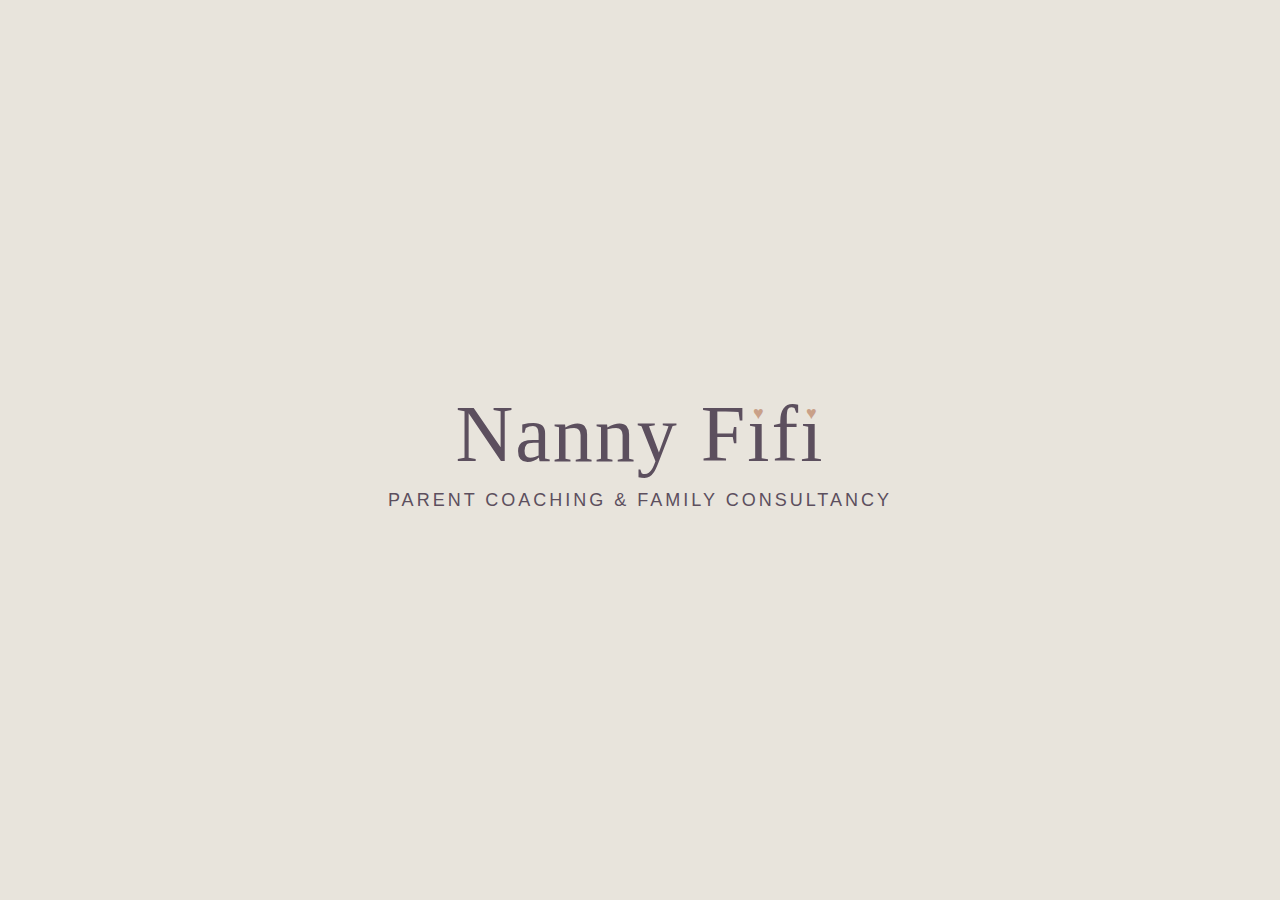
<file: Nanny Fifi Logo.html>
<!DOCTYPE html>
<!-- saved from url=(0059)file:///C:/Users/hamad/Downloads/nanny_fifi_logo%20(3).html -->
<html lang="en"><head><meta http-equiv="Content-Type" content="text/html; charset=UTF-8">
    
    <meta name="viewport" content="width=device-width, initial-scale=1.0">
    <title>Nanny Fifi Logo</title>
    <link rel="preconnect" href="https://fonts.googleapis.com/">
    <link rel="preconnect" href="https://fonts.gstatic.com/" crossorigin="">
    <link href="./Nanny Fifi Logo_files/css2" rel="stylesheet">
    <style>
        body {
            margin: 0;
            padding: 0;
            display: flex;
            justify-content: center;
            align-items: center;
            min-height: 100vh;
            background-color: #E8E4DC;
            font-family: 'Playfair Display', serif;
        }
        
        .logo-container {
            text-align: center;
        }
        
        .main-title {
            font-size: 80px;
            color: #5C4F5E;
            margin: 0;
            font-weight: 400;
            letter-spacing: 2px;
            position: relative;
            display: inline-block;
        }
        
        .i-with-heart {
            position: relative;
            display: inline-block;
        }
        
        .i-stem {
            display: inline-block;
        }
        
        .heart-dot {
            color: #C9A088;
            font-size: 18px;
            position: absolute;
            top: 15px;
            left: 50%;
            transform: translateX(-50%);
            line-height: 1;
        }
        
        .tagline {
            font-family: 'Montserrat', sans-serif;
            font-size: 18px;
            color: #5C4F5E;
            margin-top: 10px;
            letter-spacing: 3px;
            font-weight: 300;
            text-transform: uppercase;
        }
    </style>
</head>
<body>
    <div class="logo-container">
        <div class="main-title">
            Nanny F<span class="i-with-heart"><span class="heart-dot">♥</span><span class="i-stem">ı</span></span>f<span class="i-with-heart"><span class="heart-dot">♥</span><span class="i-stem">ı</span></span>
        </div>
        <div class="tagline">Parent Coaching &amp; Family Consultancy</div>
    </div>


</body></html>
</file>
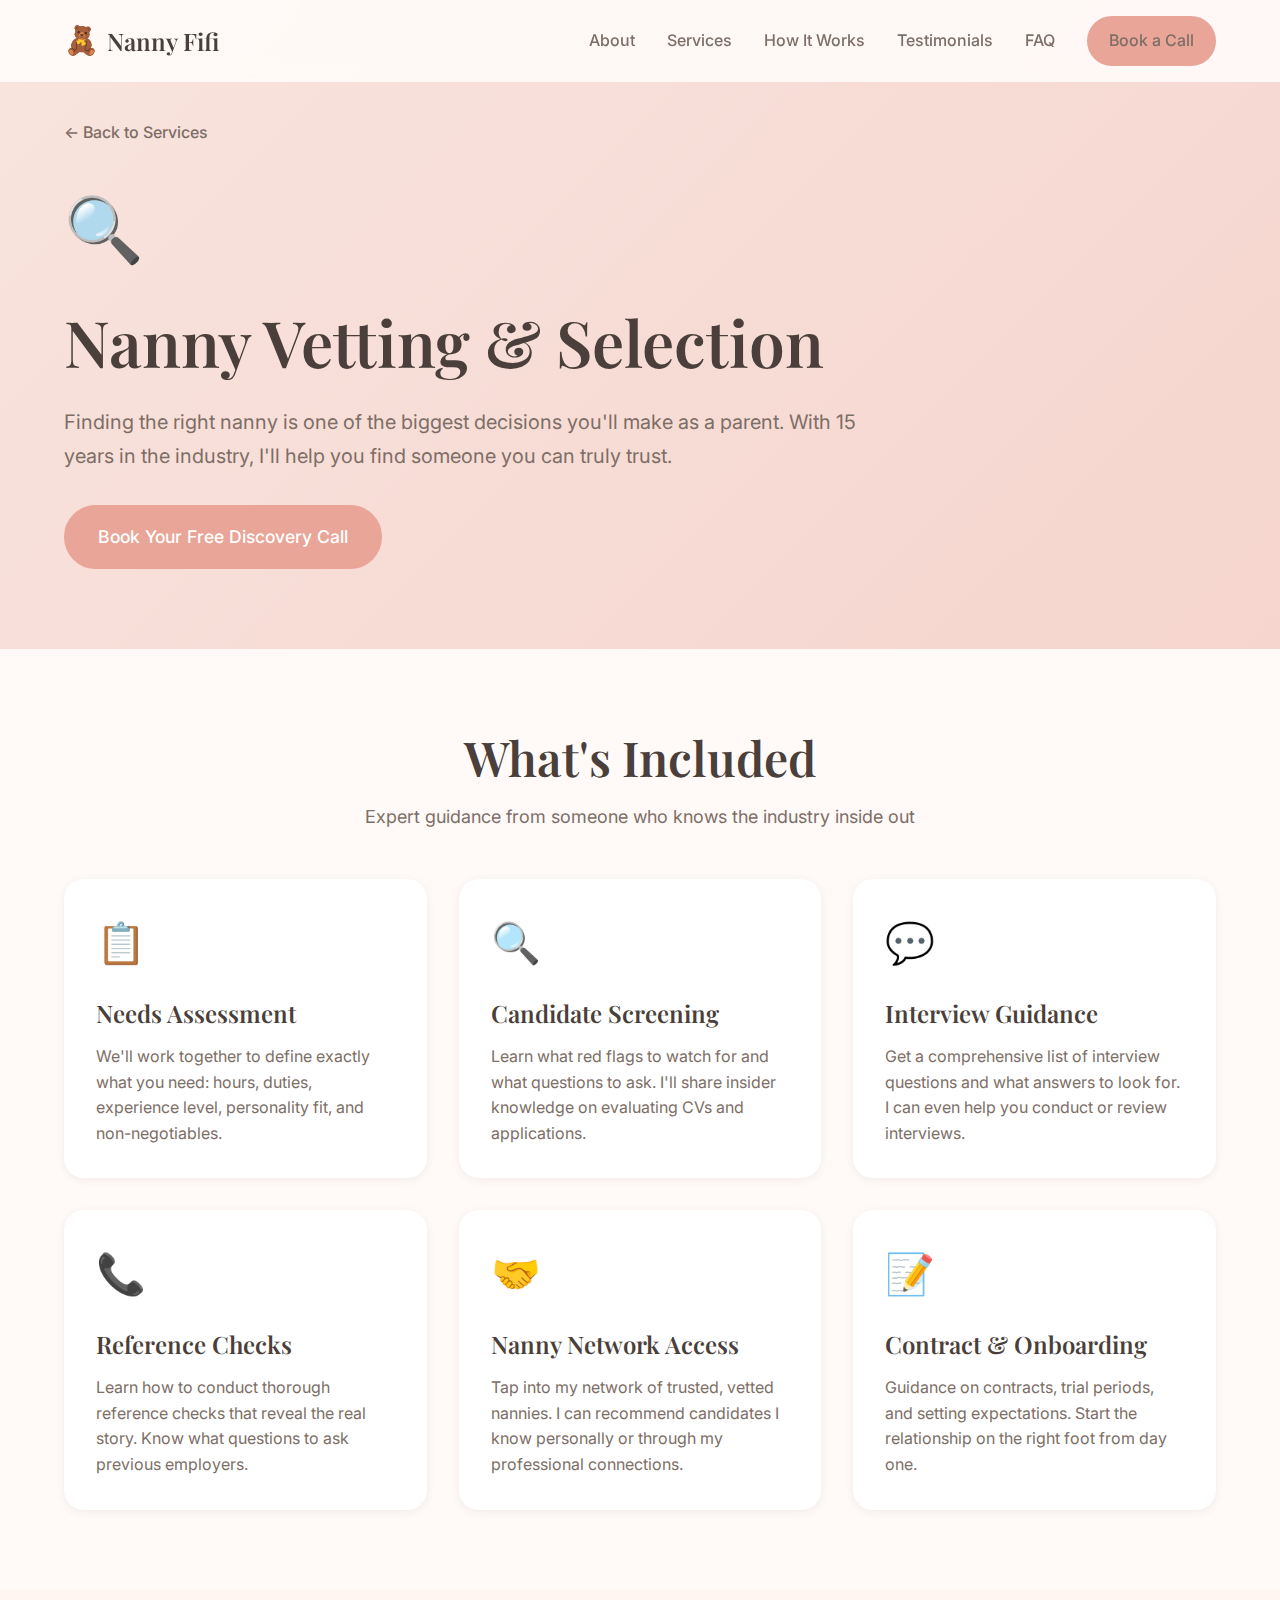
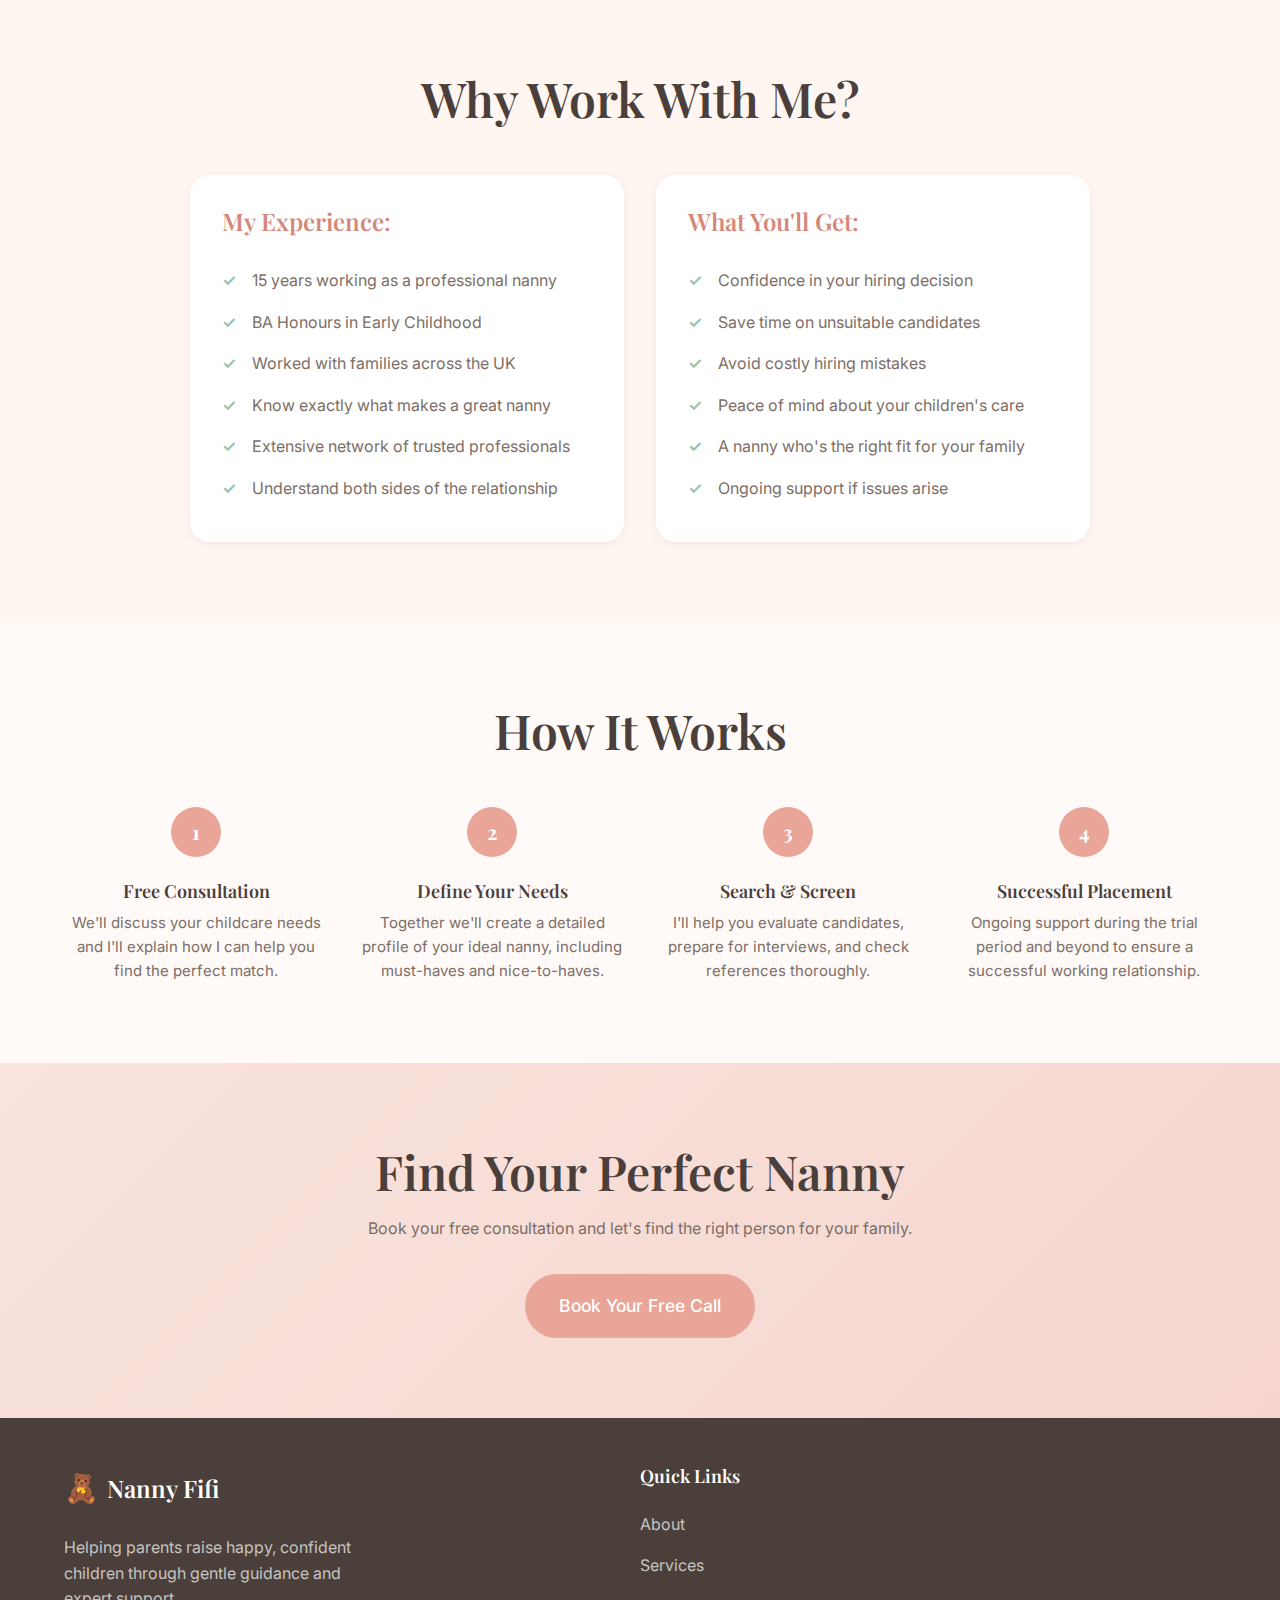
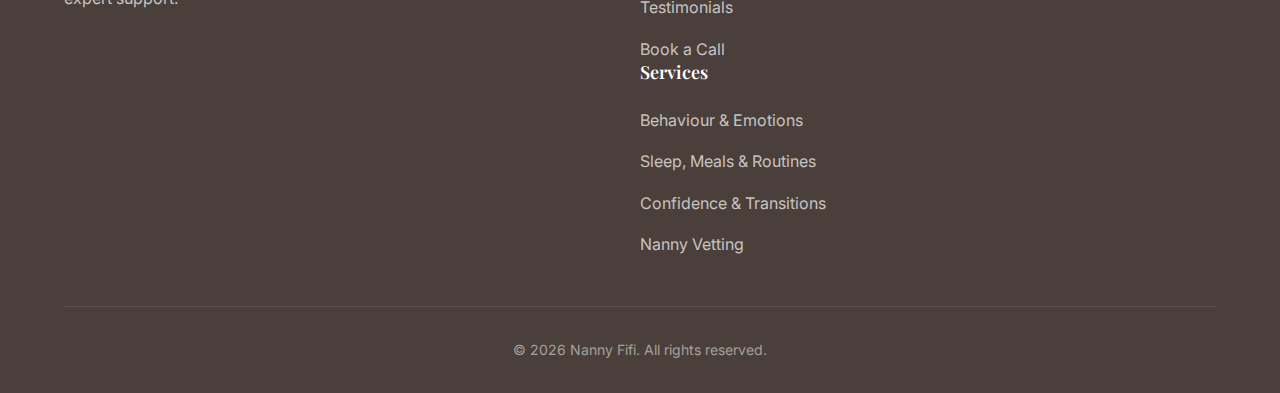
<file: nanny-vetting.html>
<!DOCTYPE html>
<html lang="en-GB">
<head>
    <meta charset="UTF-8">
    <meta name="viewport" content="width=device-width, initial-scale=1.0">
    <meta name="description" content="Find the perfect nanny for your family with expert guidance and access to a trusted nanny network. Nanny Fifi.">
    <title>Nanny Vetting & Selection | Nanny Fifi</title>
    <link rel="preconnect" href="https://fonts.googleapis.com">
    <link rel="preconnect" href="https://fonts.gstatic.com" crossorigin>
    <link href="https://fonts.googleapis.com/css2?family=Playfair+Display:wght@400;500;600;700&family=Inter:wght@300;400;500;600&display=swap" rel="stylesheet">
    <link rel="stylesheet" href="styles.css">
    <link rel="icon" type="image/svg+xml" href="data:image/svg+xml,<svg xmlns='http://www.w3.org/2000/svg' viewBox='0 0 100 100'><text y='.9em' font-size='90'>🧸</text></svg>">
</head>
<body>
    <!-- Navigation -->
    <nav class="navbar">
        <div class="container nav-container">
            <a href="index.html" class="logo">
                <span class="logo-icon">🧸</span>
                <span class="logo-text">Nanny Fifi</span>
            </a>
            <button class="mobile-menu-btn" aria-label="Toggle menu">
                <span></span>
                <span></span>
                <span></span>
            </button>
            <ul class="nav-links">
                <li><a href="index.html#about">About</a></li>
                <li><a href="index.html#services">Services</a></li>
                <li><a href="index.html#how-it-works">How It Works</a></li>
                <li><a href="index.html#testimonials">Testimonials</a></li>
                <li><a href="index.html#faq">FAQ</a></li>
                <li><a href="index.html#book" class="btn btn-primary nav-cta">Book a Call</a></li>
            </ul>
        </div>
    </nav>

    <!-- Service Hero -->
    <header class="service-hero">
        <div class="container">
            <a href="index.html#services" class="back-link">← Back to Services</a>
            <div class="service-hero-content">
                <div class="service-hero-text">
                    <span class="service-icon-large">🔍</span>
                    <h1>Nanny Vetting & Selection</h1>
                    <p class="service-hero-description">
                        Finding the right nanny is one of the biggest decisions you'll make as a parent.
                        With 15 years in the industry, I'll help you find someone you can truly trust.
                    </p>
                    <a href="index.html#book" class="btn btn-primary btn-large">Book Your Free Discovery Call</a>
                </div>
            </div>
        </div>
    </header>

    <!-- What's Included -->
    <section class="service-detail section">
        <div class="container">
            <div class="section-header">
                <h2 class="section-title">What's Included</h2>
                <p class="section-subtitle">Expert guidance from someone who knows the industry inside out</p>
            </div>
            <div class="detail-grid">
                <div class="detail-card">
                    <div class="detail-icon">📋</div>
                    <h3>Needs Assessment</h3>
                    <p>We'll work together to define exactly what you need: hours, duties, experience level, personality fit, and non-negotiables.</p>
                </div>
                <div class="detail-card">
                    <div class="detail-icon">🔍</div>
                    <h3>Candidate Screening</h3>
                    <p>Learn what red flags to watch for and what questions to ask. I'll share insider knowledge on evaluating CVs and applications.</p>
                </div>
                <div class="detail-card">
                    <div class="detail-icon">💬</div>
                    <h3>Interview Guidance</h3>
                    <p>Get a comprehensive list of interview questions and what answers to look for. I can even help you conduct or review interviews.</p>
                </div>
                <div class="detail-card">
                    <div class="detail-icon">📞</div>
                    <h3>Reference Checks</h3>
                    <p>Learn how to conduct thorough reference checks that reveal the real story. Know what questions to ask previous employers.</p>
                </div>
                <div class="detail-card">
                    <div class="detail-icon">🤝</div>
                    <h3>Nanny Network Access</h3>
                    <p>Tap into my network of trusted, vetted nannies. I can recommend candidates I know personally or through my professional connections.</p>
                </div>
                <div class="detail-card">
                    <div class="detail-icon">📝</div>
                    <h3>Contract & Onboarding</h3>
                    <p>Guidance on contracts, trial periods, and setting expectations. Start the relationship on the right foot from day one.</p>
                </div>
            </div>
        </div>
    </section>

    <!-- Why Choose Me -->
    <section class="who-its-for section section-alt">
        <div class="container">
            <div class="section-header">
                <h2 class="section-title">Why Work With Me?</h2>
            </div>
            <div class="for-grid">
                <div class="for-card">
                    <h3>My Experience:</h3>
                    <ul>
                        <li>15 years working as a professional nanny</li>
                        <li>BA Honours in Early Childhood</li>
                        <li>Worked with families across the UK</li>
                        <li>Know exactly what makes a great nanny</li>
                        <li>Extensive network of trusted professionals</li>
                        <li>Understand both sides of the relationship</li>
                    </ul>
                </div>
                <div class="for-card">
                    <h3>What You'll Get:</h3>
                    <ul>
                        <li>Confidence in your hiring decision</li>
                        <li>Save time on unsuitable candidates</li>
                        <li>Avoid costly hiring mistakes</li>
                        <li>Peace of mind about your children's care</li>
                        <li>A nanny who's the right fit for your family</li>
                        <li>Ongoing support if issues arise</li>
                    </ul>
                </div>
            </div>
        </div>
    </section>

    <!-- How It Works -->
    <section class="service-process section">
        <div class="container">
            <div class="section-header">
                <h2 class="section-title">How It Works</h2>
            </div>
            <div class="process-steps">
                <div class="process-step">
                    <div class="step-number">1</div>
                    <h3>Free Consultation</h3>
                    <p>We'll discuss your childcare needs and I'll explain how I can help you find the perfect match.</p>
                </div>
                <div class="process-step">
                    <div class="step-number">2</div>
                    <h3>Define Your Needs</h3>
                    <p>Together we'll create a detailed profile of your ideal nanny, including must-haves and nice-to-haves.</p>
                </div>
                <div class="process-step">
                    <div class="step-number">3</div>
                    <h3>Search & Screen</h3>
                    <p>I'll help you evaluate candidates, prepare for interviews, and check references thoroughly.</p>
                </div>
                <div class="process-step">
                    <div class="step-number">4</div>
                    <h3>Successful Placement</h3>
                    <p>Ongoing support during the trial period and beyond to ensure a successful working relationship.</p>
                </div>
            </div>
        </div>
    </section>

    <!-- CTA -->
    <section class="service-cta section">
        <div class="container">
            <div class="cta-box">
                <h2>Find Your Perfect Nanny</h2>
                <p>Book your free consultation and let's find the right person for your family.</p>
                <a href="index.html#book" class="btn btn-primary btn-large">Book Your Free Call</a>
            </div>
        </div>
    </section>

    <!-- Footer -->
    <footer class="footer">
        <div class="container">
            <div class="footer-content">
                <div class="footer-brand">
                    <a href="index.html" class="logo">
                        <span class="logo-icon">🧸</span>
                        <span class="logo-text">Nanny Fifi</span>
                    </a>
                    <p>Helping parents raise happy, confident children through gentle guidance and expert support.</p>
                </div>
                <div class="footer-links">
                    <div class="footer-column">
                        <h4>Quick Links</h4>
                        <ul>
                            <li><a href="index.html#about">About</a></li>
                            <li><a href="index.html#services">Services</a></li>
                            <li><a href="index.html#testimonials">Testimonials</a></li>
                            <li><a href="index.html#book">Book a Call</a></li>
                        </ul>
                    </div>
                    <div class="footer-column">
                        <h4>Services</h4>
                        <ul>
                            <li><a href="behaviour-emotions.html">Behaviour & Emotions</a></li>
                            <li><a href="routines-daily-life.html">Sleep, Meals & Routines</a></li>
                            <li><a href="confidence-transitions.html">Confidence & Transitions</a></li>
                            <li><a href="nanny-vetting.html">Nanny Vetting</a></li>
                        </ul>
                    </div>
                </div>
            </div>
            <div class="footer-bottom">
                <p>&copy; 2024 Nanny Fifi. All rights reserved.</p>
            </div>
        </div>
    </footer>

    <script src="script.js"></script>
</body>
</html>
</file>
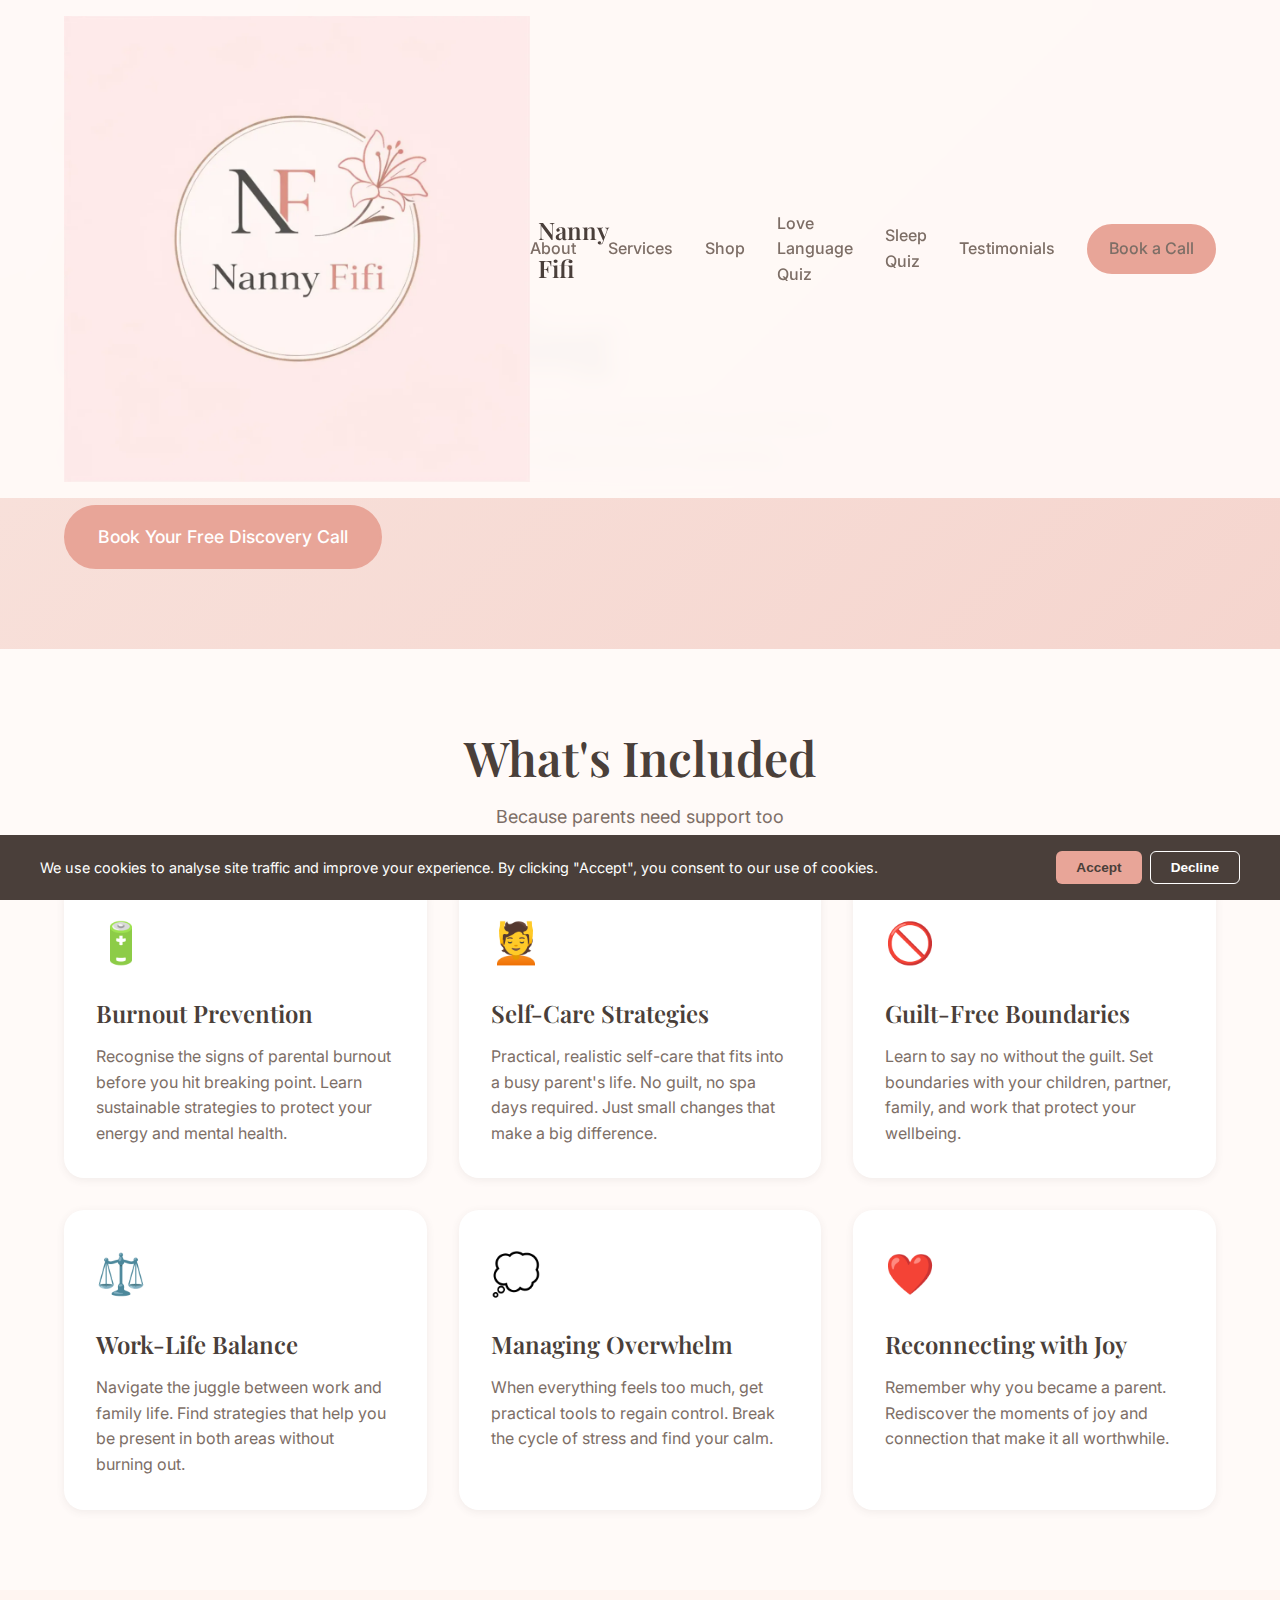
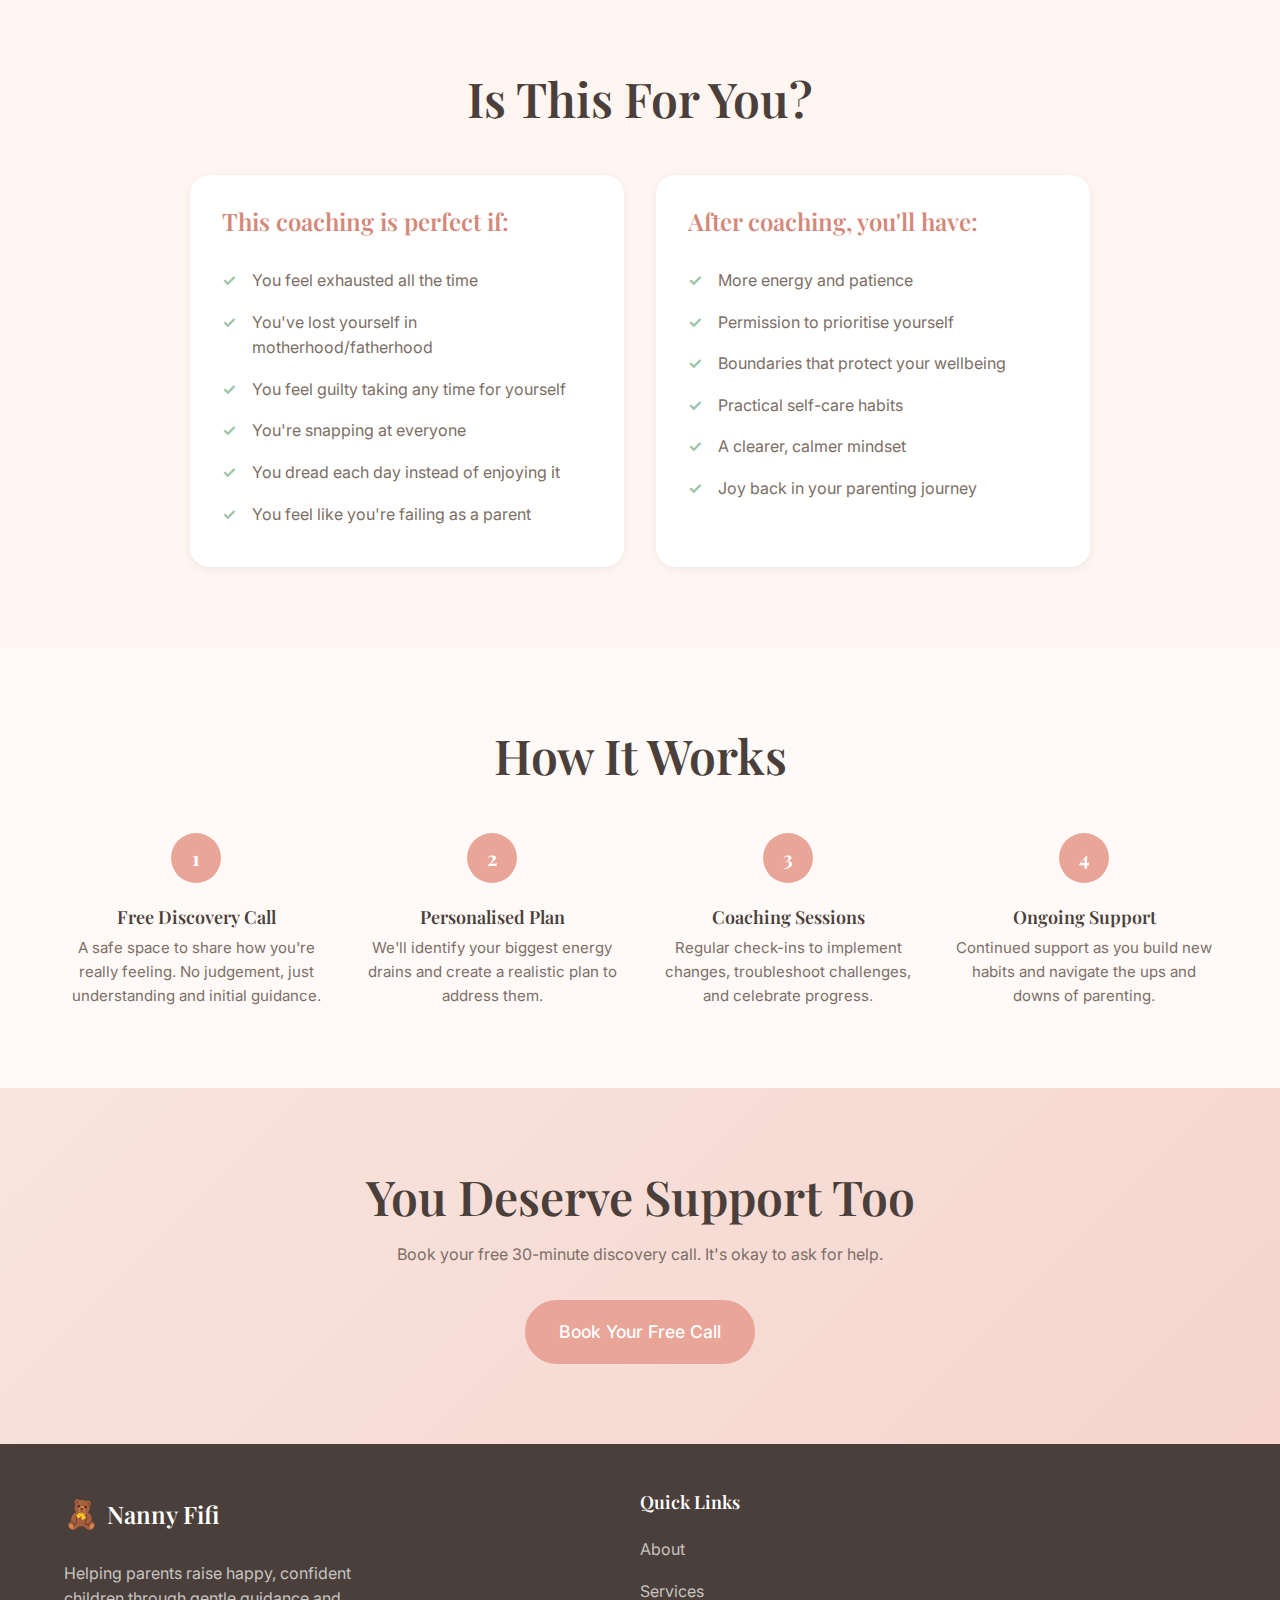
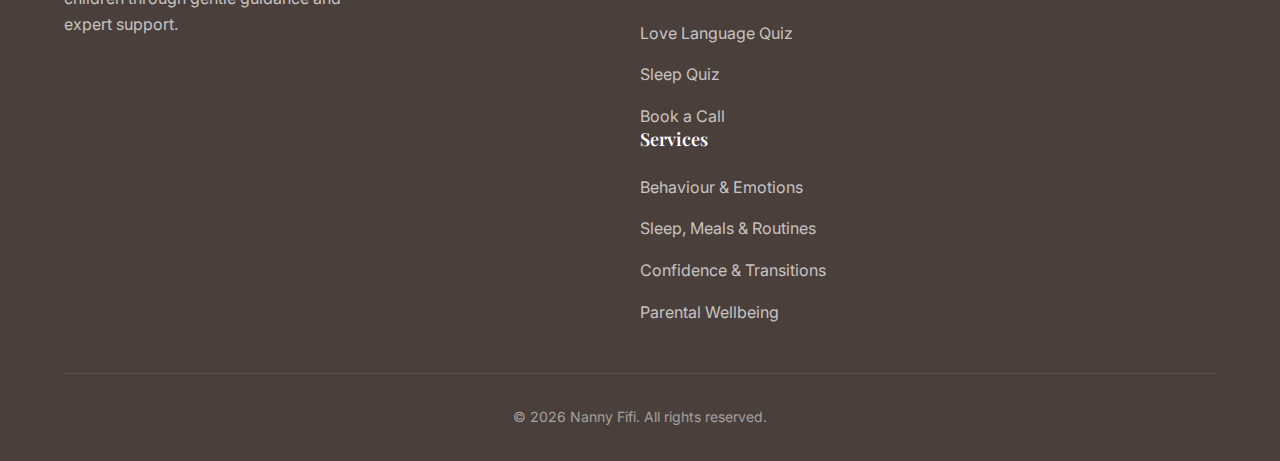
<file: parental-wellbeing.html>
<!DOCTYPE html>
<html lang="en-GB">
<head>
    <meta charset="UTF-8">
    <meta name="viewport" content="width=device-width, initial-scale=1.0">

    <!-- Google Analytics -->
    <script async src="https://www.googletagmanager.com/gtag/js?id=G-HJFNH2HBF2"></script>
    <script>
        window.dataLayer = window.dataLayer || [];
        function gtag(){dataLayer.push(arguments);}
        gtag('js', new Date());
        gtag('config', 'G-HJFNH2HBF2');
    </script>
    <meta name="description" content="Support for exhausted parents to prevent burnout and rediscover joy in parenting. Expert coaching from Nanny Fifi.">
    <meta name="robots" content="index, follow">
    <link rel="canonical" href="https://nannyfifi.com/parental-wellbeing.html">
    <meta property="og:type" content="website">
    <meta property="og:url" content="https://nannyfifi.com/parental-wellbeing.html">
    <meta property="og:title" content="Parental Wellbeing Coaching | Nanny Fifi">
    <meta property="og:description" content="Support for exhausted parents to prevent burnout and rediscover joy in parenting. Expert coaching from Nanny Fifi.">
    <meta property="og:image" content="https://nannyfifi.com/images/sofia-profile.jpg">
    <meta name="twitter:card" content="summary_large_image">
    <meta name="twitter:title" content="Parental Wellbeing Coaching | Nanny Fifi">
    <meta name="twitter:description" content="Support for exhausted parents to prevent burnout and rediscover joy in parenting. Expert coaching from Nanny Fifi.">
    <meta name="twitter:image" content="https://nannyfifi.com/images/sofia-profile.jpg">
    <title>Parental Wellbeing Coaching | Nanny Fifi</title>
    <link rel="preconnect" href="https://fonts.googleapis.com">
    <link rel="preconnect" href="https://fonts.gstatic.com" crossorigin>
    <link href="https://fonts.googleapis.com/css2?family=Playfair+Display:wght@400;500;600;700&family=Inter:wght@300;400;500;600&display=swap" rel="stylesheet">
    <link rel="stylesheet" href="styles.css">
    <link rel="icon" type="image/jpeg" href="images/logo.webp">
    <script type="application/ld+json">
    {"@context":"https://schema.org","@type":"BreadcrumbList","itemListElement":[{"@type":"ListItem","position":1,"name":"Home","item":"https://nannyfifi.com/"},{"@type":"ListItem","position":2,"name":"Services","item":"https://nannyfifi.com/#services"},{"@type":"ListItem","position":3,"name":"Parental Wellbeing","item":"https://nannyfifi.com/parental-wellbeing.html"}]}
    </script>
</head>
<body>
    <!-- Navigation -->
    <nav class="navbar">
        <div class="container nav-container">
            <a href="index.html" class="logo">
                <img src="images/logo.webp" alt="Nanny Fifi" class="logo-img">
                <span class="logo-text">Nanny Fifi</span>
            </a>
            <button class="mobile-menu-btn" aria-label="Toggle menu">
                <span></span>
                <span></span>
                <span></span>
            </button>
            <ul class="nav-links">
                <li><a href="index.html#about">About</a></li>
                <li><a href="index.html#services">Services</a></li>
                <li><a href="shop.html">Shop</a></li>
                <li><a href="love-language-quiz.html">Love Language Quiz</a></li>
                <li><a href="sleep-quiz.html">Sleep Quiz</a></li>
                <li><a href="index.html#testimonials">Testimonials</a></li>
                <li><a href="index.html#book" class="btn btn-primary nav-cta">Book a Call</a></li>
            </ul>
        </div>
    </nav>

    <!-- Service Hero -->
    <header class="service-hero">
        <div class="container">
            <a href="index.html#services" class="back-link">← Back to Services</a>
            <div class="service-hero-content">
                <div class="service-hero-text">
                    <span class="service-icon-large">🧘</span>
                    <h1>Parental Wellbeing</h1>
                    <p class="service-hero-description">
                        You can't pour from an empty cup. This coaching is for the parent who's running
                        on empty, feeling overwhelmed, and needs support to rediscover joy in parenting.
                    </p>
                    <a href="index.html#book" class="btn btn-primary btn-large">Book Your Free Discovery Call</a>
                </div>
            </div>
        </div>
    </header>

    <!-- What's Included -->
    <section class="service-detail section">
        <div class="container">
            <div class="section-header">
                <h2 class="section-title">What's Included</h2>
                <p class="section-subtitle">Because parents need support too</p>
            </div>
            <div class="detail-grid">
                <div class="detail-card">
                    <div class="detail-icon">🔋</div>
                    <h3>Burnout Prevention</h3>
                    <p>Recognise the signs of parental burnout before you hit breaking point. Learn sustainable strategies to protect your energy and mental health.</p>
                </div>
                <div class="detail-card">
                    <div class="detail-icon">💆</div>
                    <h3>Self-Care Strategies</h3>
                    <p>Practical, realistic self-care that fits into a busy parent's life. No guilt, no spa days required. Just small changes that make a big difference.</p>
                </div>
                <div class="detail-card">
                    <div class="detail-icon">🚫</div>
                    <h3>Guilt-Free Boundaries</h3>
                    <p>Learn to say no without the guilt. Set boundaries with your children, partner, family, and work that protect your wellbeing.</p>
                </div>
                <div class="detail-card">
                    <div class="detail-icon">⚖️</div>
                    <h3>Work-Life Balance</h3>
                    <p>Navigate the juggle between work and family life. Find strategies that help you be present in both areas without burning out.</p>
                </div>
                <div class="detail-card">
                    <div class="detail-icon">💭</div>
                    <h3>Managing Overwhelm</h3>
                    <p>When everything feels too much, get practical tools to regain control. Break the cycle of stress and find your calm.</p>
                </div>
                <div class="detail-card">
                    <div class="detail-icon">❤️</div>
                    <h3>Reconnecting with Joy</h3>
                    <p>Remember why you became a parent. Rediscover the moments of joy and connection that make it all worthwhile.</p>
                </div>
            </div>
        </div>
    </section>

    <!-- Who It's For -->
    <section class="who-its-for section section-alt">
        <div class="container">
            <div class="section-header">
                <h2 class="section-title">Is This For You?</h2>
            </div>
            <div class="for-grid">
                <div class="for-card">
                    <h3>This coaching is perfect if:</h3>
                    <ul>
                        <li>You feel exhausted all the time</li>
                        <li>You've lost yourself in motherhood/fatherhood</li>
                        <li>You feel guilty taking any time for yourself</li>
                        <li>You're snapping at everyone</li>
                        <li>You dread each day instead of enjoying it</li>
                        <li>You feel like you're failing as a parent</li>
                    </ul>
                </div>
                <div class="for-card">
                    <h3>After coaching, you'll have:</h3>
                    <ul>
                        <li>More energy and patience</li>
                        <li>Permission to prioritise yourself</li>
                        <li>Boundaries that protect your wellbeing</li>
                        <li>Practical self-care habits</li>
                        <li>A clearer, calmer mindset</li>
                        <li>Joy back in your parenting journey</li>
                    </ul>
                </div>
            </div>
        </div>
    </section>

    <!-- How It Works -->
    <section class="service-process section">
        <div class="container">
            <div class="section-header">
                <h2 class="section-title">How It Works</h2>
            </div>
            <div class="process-steps">
                <div class="process-step">
                    <div class="step-number">1</div>
                    <h3>Free Discovery Call</h3>
                    <p>A safe space to share how you're really feeling. No judgement, just understanding and initial guidance.</p>
                </div>
                <div class="process-step">
                    <div class="step-number">2</div>
                    <h3>Personalised Plan</h3>
                    <p>We'll identify your biggest energy drains and create a realistic plan to address them.</p>
                </div>
                <div class="process-step">
                    <div class="step-number">3</div>
                    <h3>Coaching Sessions</h3>
                    <p>Regular check-ins to implement changes, troubleshoot challenges, and celebrate progress.</p>
                </div>
                <div class="process-step">
                    <div class="step-number">4</div>
                    <h3>Ongoing Support</h3>
                    <p>Continued support as you build new habits and navigate the ups and downs of parenting.</p>
                </div>
            </div>
        </div>
    </section>

    <!-- CTA -->
    <section class="service-cta section">
        <div class="container">
            <div class="cta-box">
                <h2>You Deserve Support Too</h2>
                <p>Book your free 30-minute discovery call. It's okay to ask for help.</p>
                <a href="index.html#book" class="btn btn-primary btn-large">Book Your Free Call</a>
            </div>
        </div>
    </section>

    <!-- Footer -->
    <footer class="footer">
        <div class="container">
            <div class="footer-content">
                <div class="footer-brand">
                    <a href="index.html" class="logo">
                        <span class="logo-icon">🧸</span>
                        <span class="logo-text">Nanny Fifi</span>
                    </a>
                    <p>Helping parents raise happy, confident children through gentle guidance and expert support.</p>
                </div>
                <div class="footer-links">
                    <div class="footer-column">
                        <h4>Quick Links</h4>
                        <ul>
                            <li><a href="index.html#about">About</a></li>
                            <li><a href="index.html#services">Services</a></li>
                            <li><a href="love-language-quiz.html">Love Language Quiz</a></li>
                            <li><a href="sleep-quiz.html">Sleep Quiz</a></li>
                            <li><a href="index.html#book">Book a Call</a></li>
                        </ul>
                    </div>
                    <div class="footer-column">
                        <h4>Services</h4>
                        <ul>
                            <li><a href="behaviour-emotions.html">Behaviour & Emotions</a></li>
                            <li><a href="routines-daily-life.html">Sleep, Meals & Routines</a></li>
                            <li><a href="confidence-transitions.html">Confidence & Transitions</a></li>
                            <li><a href="parental-wellbeing.html">Parental Wellbeing</a></li>
                        </ul>
                    </div>
                </div>
            </div>
            <div class="footer-bottom">
                <p>&copy; 2024 Nanny Fifi. All rights reserved.</p>
            </div>
        </div>
    </footer>

    <script src="script.js"></script>

    <!-- Cookie Consent Banner -->
    <div id="cookie-consent" style="display:none; position:fixed; bottom:0; left:0; right:0; background:#4A3F3A; color:#fff; padding:1rem 1.5rem; z-index:10000; font-family:'Inter',sans-serif; font-size:0.9rem;">
        <div style="max-width:1200px; margin:0 auto; display:flex; align-items:center; justify-content:space-between; flex-wrap:wrap; gap:0.75rem;">
            <p style="margin:0; flex:1; min-width:250px;">We use cookies to analyse site traffic and improve your experience. By clicking "Accept", you consent to our use of cookies.</p>
            <div style="display:flex; gap:0.5rem;">
                <button onclick="acceptCookies()" style="background:#E8A598; color:#4A3F3A; border:none; padding:0.5rem 1.25rem; border-radius:6px; cursor:pointer; font-weight:600; font-size:0.85rem;">Accept</button>
                <button onclick="declineCookies()" style="background:transparent; color:#fff; border:1px solid #fff; padding:0.5rem 1.25rem; border-radius:6px; cursor:pointer; font-weight:600; font-size:0.85rem;">Decline</button>
            </div>
        </div>
    </div>
    <script>
    function acceptCookies(){document.cookie="cookie_consent=accepted;path=/;max-age=31536000";document.getElementById('cookie-consent').style.display='none';}
    function declineCookies(){document.cookie="cookie_consent=declined;path=/;max-age=31536000";document.getElementById('cookie-consent').style.display='none';window['ga-disable-G-HJFNH2HBF2']=true;}
    (function(){var c=document.cookie.match(/cookie_consent=([^;]+)/);if(c){if(c[1]==='declined')window['ga-disable-G-HJFNH2HBF2']=true;}else{document.getElementById('cookie-consent').style.display='block';}})();
    </script>
</body>
</html>
</file>
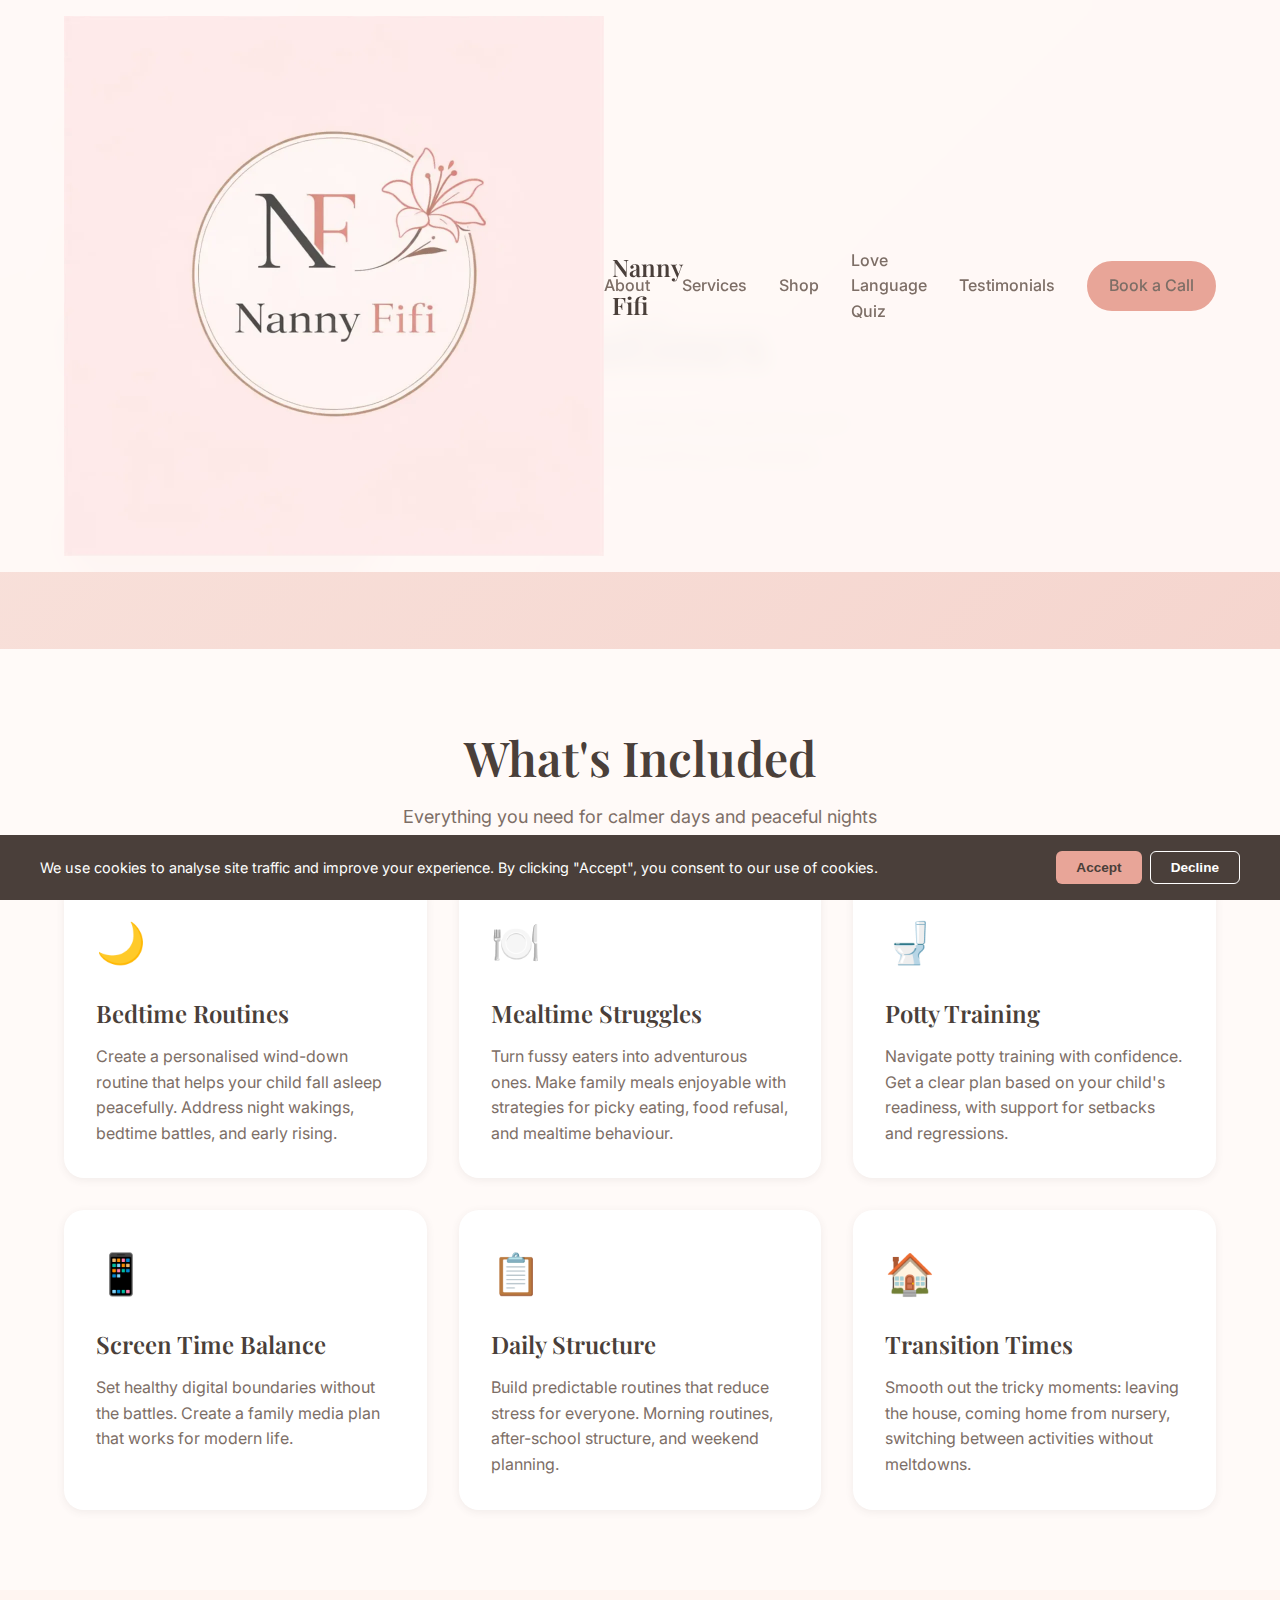
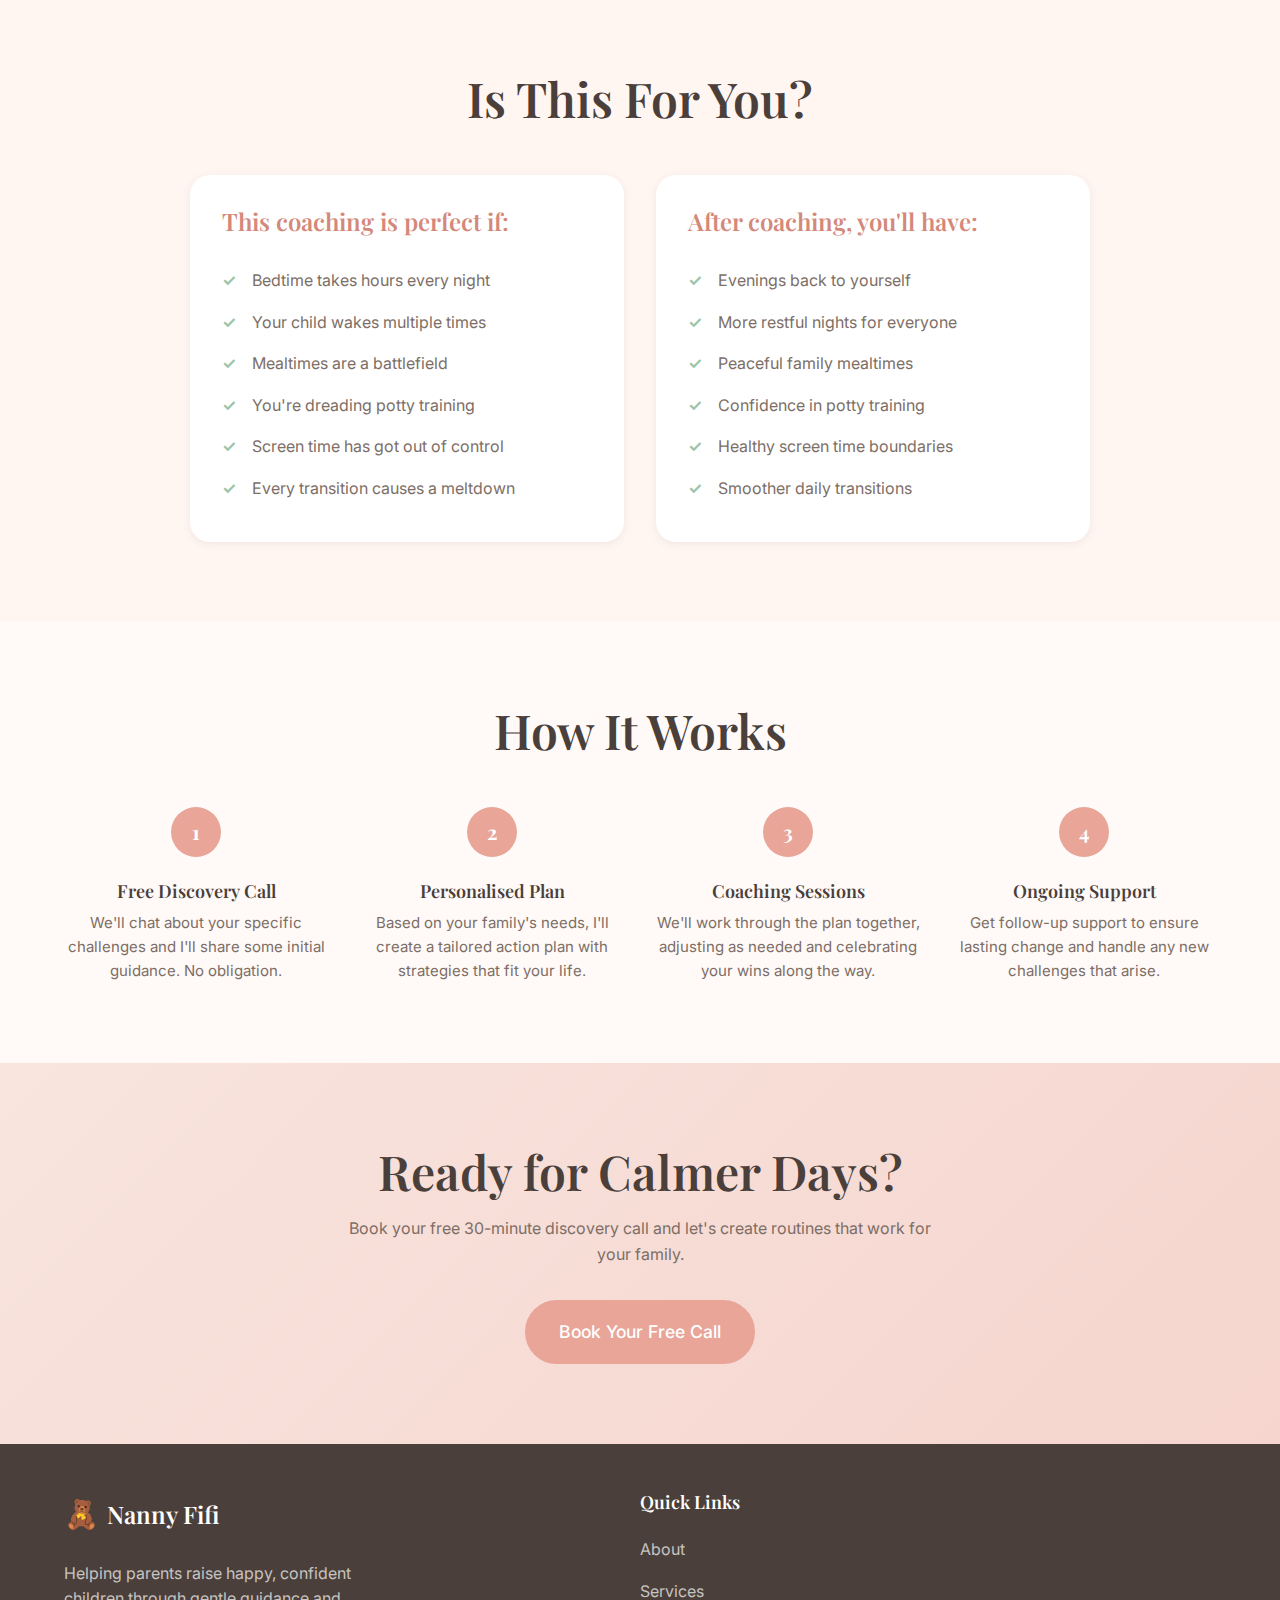
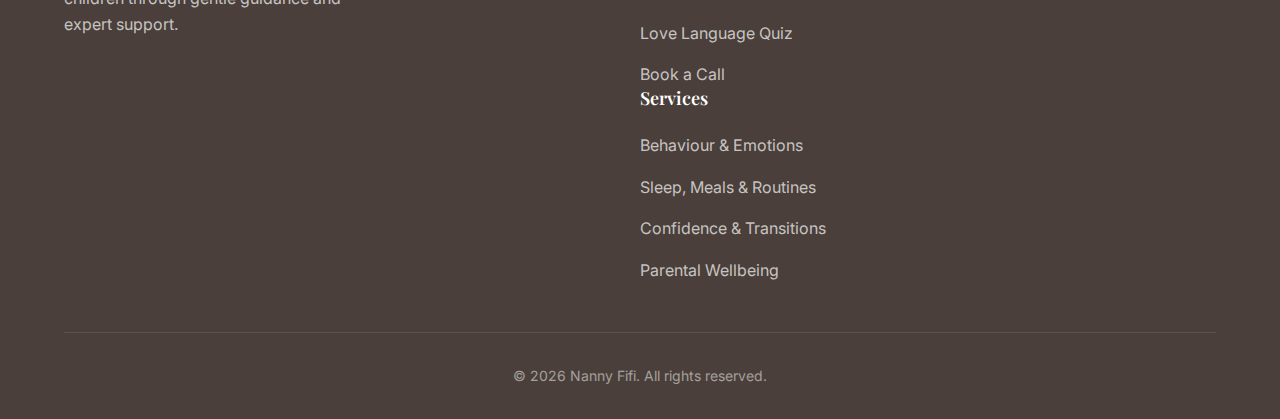
<file: routines-daily-life.html>
<!DOCTYPE html>
<html lang="en-GB">
<head>
    <meta charset="UTF-8">
    <meta name="viewport" content="width=device-width, initial-scale=1.0">

    <!-- Google Analytics -->
    <script async src="https://www.googletagmanager.com/gtag/js?id=G-HJFNH2HBF2"></script>
    <script>
        window.dataLayer = window.dataLayer || [];
        function gtag(){dataLayer.push(arguments);}
        gtag('js', new Date());
        gtag('config', 'G-HJFNH2HBF2');
    </script>
    <meta name="description" content="Create peaceful bedtimes, stress-free mealtimes, and daily routines that work. Expert parent coaching from Nanny Fifi.">
    <meta name="robots" content="index, follow">
    <link rel="canonical" href="https://nannyfifi.com/routines-daily-life.html">
    <meta property="og:type" content="website">
    <meta property="og:url" content="https://nannyfifi.com/routines-daily-life.html">
    <meta property="og:title" content="Sleep, Meals & Routines Coaching | Nanny Fifi">
    <meta property="og:description" content="Create peaceful bedtimes, stress-free mealtimes, and daily routines that work. Expert parent coaching from Nanny Fifi.">
    <meta property="og:image" content="https://nannyfifi.com/images/sofia-profile.jpg">
    <meta name="twitter:card" content="summary_large_image">
    <meta name="twitter:title" content="Sleep, Meals & Routines Coaching | Nanny Fifi">
    <meta name="twitter:description" content="Create peaceful bedtimes, stress-free mealtimes, and daily routines that work. Expert parent coaching from Nanny Fifi.">
    <meta name="twitter:image" content="https://nannyfifi.com/images/sofia-profile.jpg">
    <title>Sleep, Meals & Routines Coaching | Nanny Fifi</title>
    <link rel="preconnect" href="https://fonts.googleapis.com">
    <link rel="preconnect" href="https://fonts.gstatic.com" crossorigin>
    <link href="https://fonts.googleapis.com/css2?family=Playfair+Display:wght@400;500;600;700&family=Inter:wght@300;400;500;600&display=swap" rel="stylesheet">
    <link rel="stylesheet" href="styles.css">
    <link rel="icon" type="image/jpeg" href="images/logo.webp">
    <script type="application/ld+json">
    {"@context":"https://schema.org","@type":"BreadcrumbList","itemListElement":[{"@type":"ListItem","position":1,"name":"Home","item":"https://nannyfifi.com/"},{"@type":"ListItem","position":2,"name":"Services","item":"https://nannyfifi.com/#services"},{"@type":"ListItem","position":3,"name":"Sleep, Meals & Routines","item":"https://nannyfifi.com/routines-daily-life.html"}]}
    </script>
</head>
<body>
    <!-- Navigation -->
    <nav class="navbar">
        <div class="container nav-container">
            <a href="index.html" class="logo">
                <img src="images/logo.webp" alt="Nanny Fifi" class="logo-img">
                <span class="logo-text">Nanny Fifi</span>
            </a>
            <button class="mobile-menu-btn" aria-label="Toggle menu">
                <span></span>
                <span></span>
                <span></span>
            </button>
            <ul class="nav-links">
                <li><a href="index.html#about">About</a></li>
                <li><a href="index.html#services">Services</a></li>
                <li><a href="shop.html">Shop</a></li>
                <li><a href="love-language-quiz.html">Love Language Quiz</a></li>
                <li><a href="index.html#testimonials">Testimonials</a></li>
                <li><a href="index.html#book" class="btn btn-primary nav-cta">Book a Call</a></li>
            </ul>
        </div>
    </nav>

    <!-- Service Hero -->
    <header class="service-hero">
        <div class="container">
            <a href="index.html#services" class="back-link">← Back to Services</a>
            <div class="service-hero-content">
                <div class="service-hero-text">
                    <span class="service-icon-large">🌙</span>
                    <h1>Sleep, Meals & Routines</h1>
                    <p class="service-hero-description">
                        Structure brings calm. Get personalised guidance to create routines that work
                        for your family, from peaceful bedtimes to stress-free mealtimes and everything in between.
                    </p>
                    <a href="index.html#book" class="btn btn-primary btn-large">Book Your Free Discovery Call</a>
                </div>
            </div>
        </div>
    </header>

    <!-- What's Included -->
    <section class="service-detail section">
        <div class="container">
            <div class="section-header">
                <h2 class="section-title">What's Included</h2>
                <p class="section-subtitle">Everything you need for calmer days and peaceful nights</p>
            </div>
            <div class="detail-grid">
                <div class="detail-card">
                    <div class="detail-icon">🌙</div>
                    <h3>Bedtime Routines</h3>
                    <p>Create a personalised wind-down routine that helps your child fall asleep peacefully. Address night wakings, bedtime battles, and early rising.</p>
                </div>
                <div class="detail-card">
                    <div class="detail-icon">🍽️</div>
                    <h3>Mealtime Struggles</h3>
                    <p>Turn fussy eaters into adventurous ones. Make family meals enjoyable with strategies for picky eating, food refusal, and mealtime behaviour.</p>
                </div>
                <div class="detail-card">
                    <div class="detail-icon">🚽</div>
                    <h3>Potty Training</h3>
                    <p>Navigate potty training with confidence. Get a clear plan based on your child's readiness, with support for setbacks and regressions.</p>
                </div>
                <div class="detail-card">
                    <div class="detail-icon">📱</div>
                    <h3>Screen Time Balance</h3>
                    <p>Set healthy digital boundaries without the battles. Create a family media plan that works for modern life.</p>
                </div>
                <div class="detail-card">
                    <div class="detail-icon">📋</div>
                    <h3>Daily Structure</h3>
                    <p>Build predictable routines that reduce stress for everyone. Morning routines, after-school structure, and weekend planning.</p>
                </div>
                <div class="detail-card">
                    <div class="detail-icon">🏠</div>
                    <h3>Transition Times</h3>
                    <p>Smooth out the tricky moments: leaving the house, coming home from nursery, switching between activities without meltdowns.</p>
                </div>
            </div>
        </div>
    </section>

    <!-- Who It's For -->
    <section class="who-its-for section section-alt">
        <div class="container">
            <div class="section-header">
                <h2 class="section-title">Is This For You?</h2>
            </div>
            <div class="for-grid">
                <div class="for-card">
                    <h3>This coaching is perfect if:</h3>
                    <ul>
                        <li>Bedtime takes hours every night</li>
                        <li>Your child wakes multiple times</li>
                        <li>Mealtimes are a battlefield</li>
                        <li>You're dreading potty training</li>
                        <li>Screen time has got out of control</li>
                        <li>Every transition causes a meltdown</li>
                    </ul>
                </div>
                <div class="for-card">
                    <h3>After coaching, you'll have:</h3>
                    <ul>
                        <li>Evenings back to yourself</li>
                        <li>More restful nights for everyone</li>
                        <li>Peaceful family mealtimes</li>
                        <li>Confidence in potty training</li>
                        <li>Healthy screen time boundaries</li>
                        <li>Smoother daily transitions</li>
                    </ul>
                </div>
            </div>
        </div>
    </section>

    <!-- How It Works -->
    <section class="service-process section">
        <div class="container">
            <div class="section-header">
                <h2 class="section-title">How It Works</h2>
            </div>
            <div class="process-steps">
                <div class="process-step">
                    <div class="step-number">1</div>
                    <h3>Free Discovery Call</h3>
                    <p>We'll chat about your specific challenges and I'll share some initial guidance. No obligation.</p>
                </div>
                <div class="process-step">
                    <div class="step-number">2</div>
                    <h3>Personalised Plan</h3>
                    <p>Based on your family's needs, I'll create a tailored action plan with strategies that fit your life.</p>
                </div>
                <div class="process-step">
                    <div class="step-number">3</div>
                    <h3>Coaching Sessions</h3>
                    <p>We'll work through the plan together, adjusting as needed and celebrating your wins along the way.</p>
                </div>
                <div class="process-step">
                    <div class="step-number">4</div>
                    <h3>Ongoing Support</h3>
                    <p>Get follow-up support to ensure lasting change and handle any new challenges that arise.</p>
                </div>
            </div>
        </div>
    </section>

    <!-- CTA -->
    <section class="service-cta section">
        <div class="container">
            <div class="cta-box">
                <h2>Ready for Calmer Days?</h2>
                <p>Book your free 30-minute discovery call and let's create routines that work for your family.</p>
                <a href="index.html#book" class="btn btn-primary btn-large">Book Your Free Call</a>
            </div>
        </div>
    </section>

    <!-- Footer -->
    <footer class="footer">
        <div class="container">
            <div class="footer-content">
                <div class="footer-brand">
                    <a href="index.html" class="logo">
                        <span class="logo-icon">🧸</span>
                        <span class="logo-text">Nanny Fifi</span>
                    </a>
                    <p>Helping parents raise happy, confident children through gentle guidance and expert support.</p>
                </div>
                <div class="footer-links">
                    <div class="footer-column">
                        <h4>Quick Links</h4>
                        <ul>
                            <li><a href="index.html#about">About</a></li>
                            <li><a href="index.html#services">Services</a></li>
                            <li><a href="love-language-quiz.html">Love Language Quiz</a></li>
                            <li><a href="index.html#book">Book a Call</a></li>
                        </ul>
                    </div>
                    <div class="footer-column">
                        <h4>Services</h4>
                        <ul>
                            <li><a href="behaviour-emotions.html">Behaviour & Emotions</a></li>
                            <li><a href="routines-daily-life.html">Sleep, Meals & Routines</a></li>
                            <li><a href="confidence-transitions.html">Confidence & Transitions</a></li>
                            <li><a href="parental-wellbeing.html">Parental Wellbeing</a></li>
                        </ul>
                    </div>
                </div>
            </div>
            <div class="footer-bottom">
                <p>&copy; 2024 Nanny Fifi. All rights reserved.</p>
            </div>
        </div>
    </footer>

    <script src="script.js"></script>

    <!-- Cookie Consent Banner -->
    <div id="cookie-consent" style="display:none; position:fixed; bottom:0; left:0; right:0; background:#4A3F3A; color:#fff; padding:1rem 1.5rem; z-index:10000; font-family:'Inter',sans-serif; font-size:0.9rem;">
        <div style="max-width:1200px; margin:0 auto; display:flex; align-items:center; justify-content:space-between; flex-wrap:wrap; gap:0.75rem;">
            <p style="margin:0; flex:1; min-width:250px;">We use cookies to analyse site traffic and improve your experience. By clicking "Accept", you consent to our use of cookies.</p>
            <div style="display:flex; gap:0.5rem;">
                <button onclick="acceptCookies()" style="background:#E8A598; color:#4A3F3A; border:none; padding:0.5rem 1.25rem; border-radius:6px; cursor:pointer; font-weight:600; font-size:0.85rem;">Accept</button>
                <button onclick="declineCookies()" style="background:transparent; color:#fff; border:1px solid #fff; padding:0.5rem 1.25rem; border-radius:6px; cursor:pointer; font-weight:600; font-size:0.85rem;">Decline</button>
            </div>
        </div>
    </div>
    <script>
    function acceptCookies(){document.cookie="cookie_consent=accepted;path=/;max-age=31536000";document.getElementById('cookie-consent').style.display='none';}
    function declineCookies(){document.cookie="cookie_consent=declined;path=/;max-age=31536000";document.getElementById('cookie-consent').style.display='none';window['ga-disable-G-HJFNH2HBF2']=true;}
    (function(){var c=document.cookie.match(/cookie_consent=([^;]+)/);if(c){if(c[1]==='declined')window['ga-disable-G-HJFNH2HBF2']=true;}else{document.getElementById('cookie-consent').style.display='block';}})();
    </script>
</body>
</html>
</file>
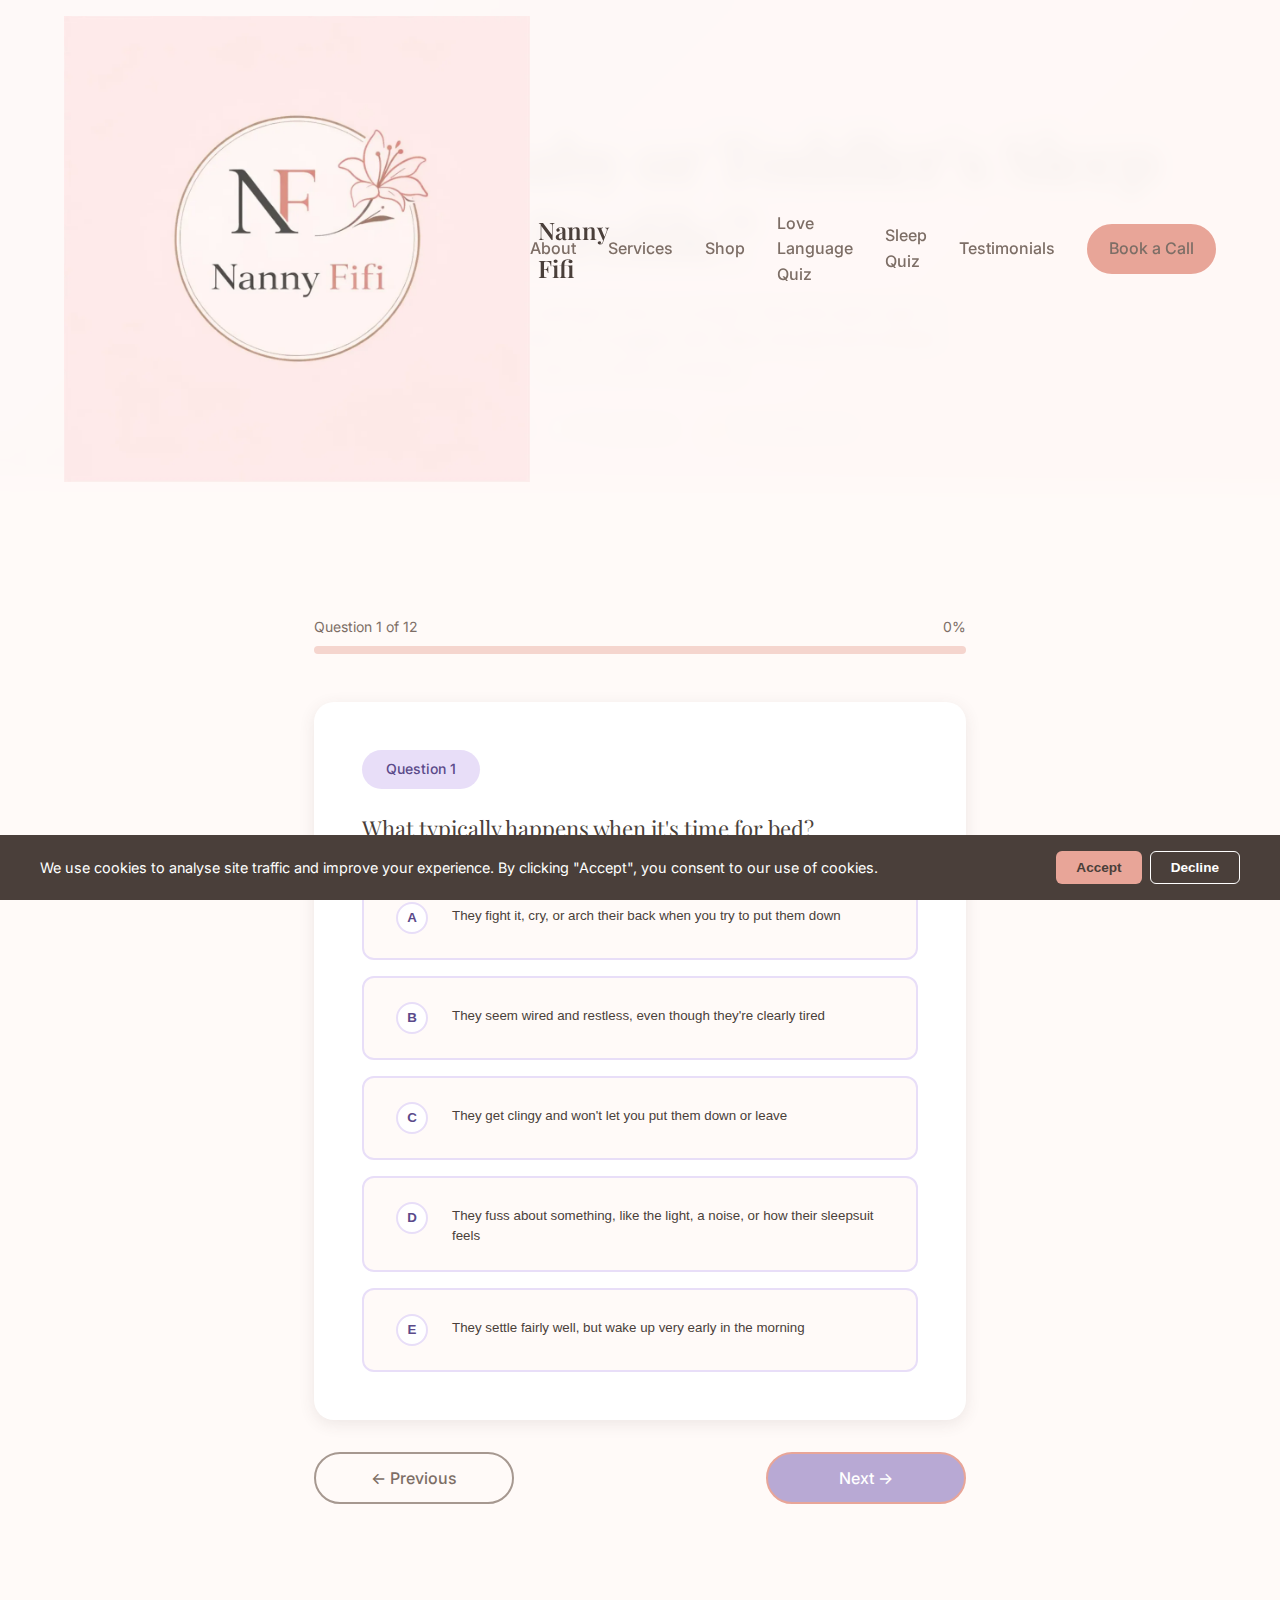
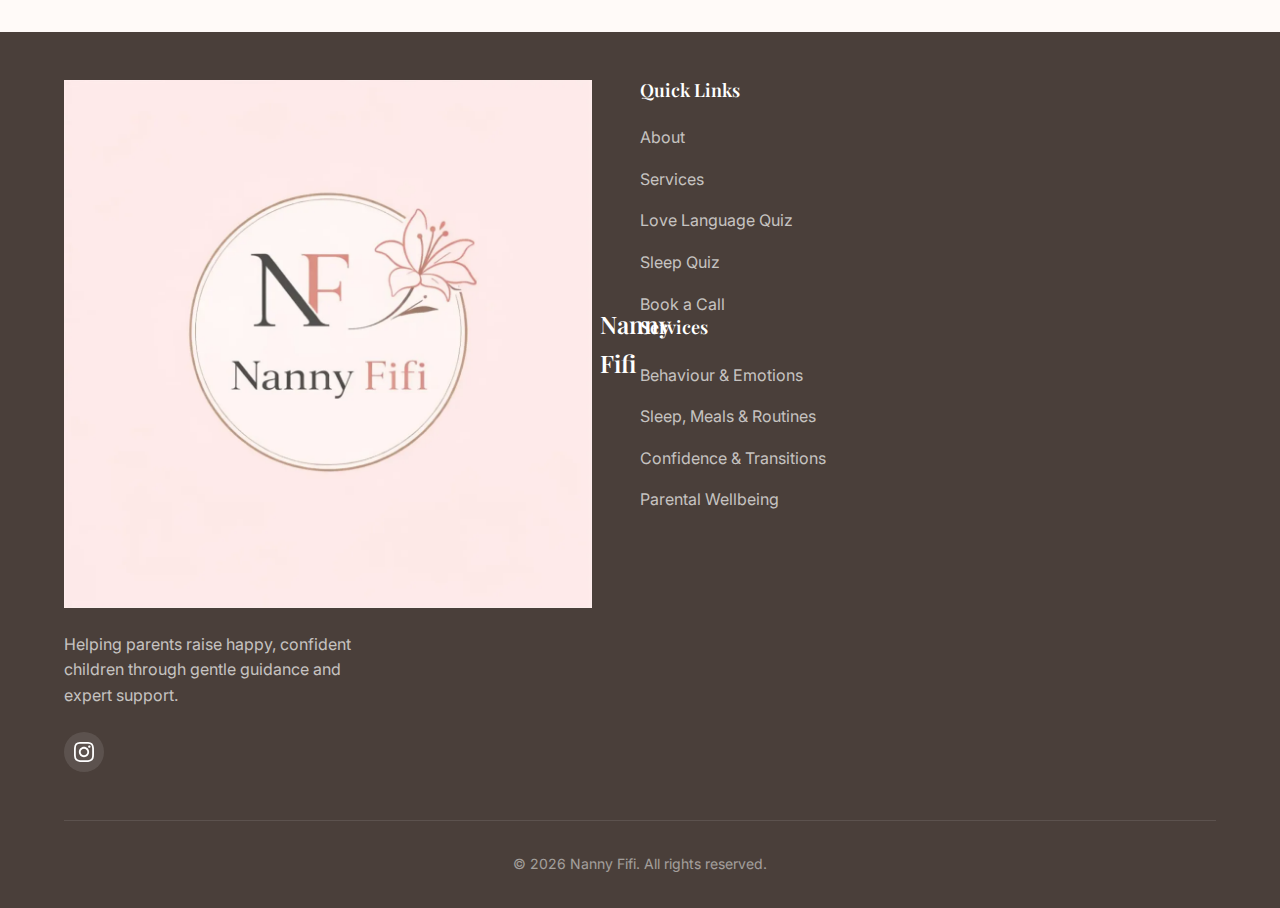
<file: sleep-quiz.html>
<!DOCTYPE html>
<html lang="en-GB">
<head>
    <meta charset="UTF-8">
    <meta name="viewport" content="width=device-width, initial-scale=1.0">

    <!-- Google Analytics -->
    <script async src="https://www.googletagmanager.com/gtag/js?id=G-HJFNH2HBF2"></script>
    <script>
        window.dataLayer = window.dataLayer || [];
        function gtag(){dataLayer.push(arguments);}
        gtag('js', new Date());
        gtag('config', 'G-HJFNH2HBF2');
    </script>
    <meta name="description" content="Struggling with your baby or toddler's sleep? Take our free quiz to discover their sleep profile and get personalised tips for calmer, easier bedtimes.">
    <meta name="keywords" content="baby sleep quiz, toddler sleep quiz, bedtime routine quiz, toddler won't sleep, baby sleep problems, sleep tips for babies and toddlers">

    <!-- Open Graph / Facebook -->
    <meta property="og:type" content="website">
    <meta property="og:url" content="https://nannyfifi.com/sleep-quiz.html">
    <meta property="og:title" content="What's Your Baby or Toddler's Sleep Profile? | Free Quiz">
    <meta property="og:description" content="Take our free 3-minute quiz to understand your baby or toddler's bedtime behaviour and get personalised tips for calmer evenings.">
    <meta property="og:image" content="https://nannyfifi.com/images/sofia-profile.jpg">
    <meta name="twitter:card" content="summary_large_image">
    <meta name="twitter:title" content="What's Your Baby or Toddler's Sleep Profile? | Free Quiz | Nanny Fifi">
    <meta name="twitter:description" content="Take our free 3-minute quiz to understand your baby or toddler's bedtime behaviour and get personalised tips for calmer evenings.">
    <meta name="twitter:image" content="https://nannyfifi.com/images/sofia-profile.jpg">
    <meta name="robots" content="index, follow">
    <link rel="canonical" href="https://nannyfifi.com/sleep-quiz.html">
    <title>What's Your Baby or Toddler's Sleep Profile? | Free Quiz | Nanny Fifi</title>
    <link rel="preconnect" href="https://fonts.googleapis.com">
    <link rel="preconnect" href="https://fonts.gstatic.com" crossorigin>
    <link href="https://fonts.googleapis.com/css2?family=Playfair+Display:wght@400;500;600;700&family=Inter:wght@300;400;500;600&display=swap" rel="stylesheet">
    <link rel="stylesheet" href="styles.css">
    <link rel="icon" type="image/jpeg" href="images/logo.webp">

    <style>
        /* Quiz-specific styles */
        .quiz-hero {
            background: linear-gradient(135deg, #E8DEF8 0%, #F5D5CE 100%);
            padding: 120px 0 var(--spacing-xl);
            text-align: center;
        }

        .quiz-hero h1 {
            margin-bottom: var(--spacing-md);
        }

        .quiz-hero-description {
            font-size: 1.125rem;
            color: var(--color-text-light);
            max-width: 600px;
            margin: 0 auto var(--spacing-lg);
        }

        .quiz-meta {
            display: flex;
            justify-content: center;
            gap: var(--spacing-lg);
            flex-wrap: wrap;
        }

        .quiz-meta-item {
            display: flex;
            align-items: center;
            gap: var(--spacing-xs);
            color: var(--color-text-light);
            font-size: 0.9375rem;
        }

        /* Quiz Container */
        .quiz-container {
            max-width: 700px;
            margin: 0 auto;
            padding: var(--spacing-xl) var(--spacing-md);
        }

        /* Progress Bar */
        .quiz-progress {
            margin-bottom: var(--spacing-xl);
        }

        .progress-text {
            display: flex;
            justify-content: space-between;
            margin-bottom: var(--spacing-xs);
            font-size: 0.875rem;
            color: var(--color-text-light);
        }

        .progress-bar {
            height: 8px;
            background: var(--color-primary-light);
            border-radius: var(--radius-full);
            overflow: hidden;
        }

        .progress-fill {
            height: 100%;
            background: #B8A9D4;
            border-radius: var(--radius-full);
            transition: width 0.3s ease;
        }

        /* Question Card */
        .question-card {
            background: var(--color-white);
            border-radius: var(--radius-lg);
            padding: var(--spacing-xl);
            box-shadow: var(--shadow-md);
            margin-bottom: var(--spacing-lg);
        }

        .question-number {
            display: inline-block;
            background: #E8DEF8;
            color: #5B4A8A;
            padding: var(--spacing-xs) var(--spacing-md);
            border-radius: var(--radius-full);
            font-size: 0.875rem;
            font-weight: 500;
            margin-bottom: var(--spacing-md);
        }

        .question-text {
            font-family: var(--font-heading);
            font-size: 1.375rem;
            color: var(--color-text);
            margin-bottom: var(--spacing-lg);
            line-height: 1.4;
        }

        .question-options {
            display: flex;
            flex-direction: column;
            gap: var(--spacing-sm);
        }

        .option-btn {
            display: flex;
            align-items: flex-start;
            gap: var(--spacing-md);
            padding: var(--spacing-md) var(--spacing-lg);
            background: var(--color-bg);
            border: 2px solid #E8DEF8;
            border-radius: var(--radius-md);
            cursor: pointer;
            transition: all var(--transition-fast);
            text-align: left;
        }

        .option-btn:hover {
            border-color: #B8A9D4;
            background: var(--color-white);
        }

        .option-btn.selected {
            border-color: #B8A9D4;
            background: #F3EEFA;
        }

        .option-letter {
            display: flex;
            align-items: center;
            justify-content: center;
            width: 32px;
            height: 32px;
            background: var(--color-white);
            border: 2px solid #E8DEF8;
            border-radius: 50%;
            font-weight: 600;
            color: #5B4A8A;
            flex-shrink: 0;
        }

        .option-btn.selected .option-letter {
            background: #B8A9D4;
            border-color: #B8A9D4;
            color: var(--color-white);
        }

        .option-text {
            color: var(--color-text);
            line-height: 1.5;
            padding-top: 4px;
        }

        /* Quiz Navigation */
        .quiz-nav {
            display: flex;
            justify-content: space-between;
            gap: var(--spacing-md);
        }

        .quiz-nav .btn {
            flex: 1;
            max-width: 200px;
        }

        .btn-outline {
            background: transparent;
            color: var(--color-text-light);
            border: 2px solid var(--color-text-lighter);
        }

        .btn-outline:hover {
            border-color: var(--color-text);
            color: var(--color-text);
            background: transparent;
        }

        /* Hidden state */
        .hidden {
            display: none !important;
        }

        /* Email Capture Modal */
        .email-overlay {
            display: none;
            position: fixed;
            top: 0; left: 0; right: 0; bottom: 0;
            background: rgba(74, 63, 58, 0.6);
            z-index: 9999;
            align-items: center;
            justify-content: center;
            padding: var(--spacing-md);
        }

        .email-overlay.active {
            display: flex;
        }

        .email-modal {
            background: var(--color-white);
            border-radius: var(--radius-lg);
            padding: var(--spacing-xl) var(--spacing-lg);
            max-width: 460px;
            width: 100%;
            text-align: center;
            box-shadow: var(--shadow-lg);
            animation: modalSlideUp 0.35s ease;
        }

        @keyframes modalSlideUp {
            from { opacity: 0; transform: translateY(30px); }
            to { opacity: 1; transform: translateY(0); }
        }

        .email-modal-icon {
            font-size: 3.5rem;
            margin-bottom: var(--spacing-md);
        }

        .email-modal h2 {
            font-family: var(--font-heading);
            font-size: 1.5rem;
            color: var(--color-text);
            margin-bottom: var(--spacing-xs);
        }

        .email-modal p {
            color: var(--color-text-light);
            font-size: 0.9375rem;
            margin-bottom: var(--spacing-lg);
            line-height: 1.6;
        }

        .email-form-group {
            margin-bottom: var(--spacing-sm);
            text-align: left;
        }

        .email-form-group label {
            display: block;
            font-size: 0.8125rem;
            font-weight: 500;
            color: var(--color-text);
            margin-bottom: 4px;
        }

        .email-form-group input {
            width: 100%;
            padding: 12px 16px;
            border: 2px solid #E8DEF8;
            border-radius: var(--radius-md);
            font-size: 1rem;
            font-family: var(--font-body);
            color: var(--color-text);
            transition: border-color var(--transition-fast);
            box-sizing: border-box;
        }

        .email-form-group input:focus {
            outline: none;
            border-color: #B8A9D4;
        }

        .email-consent {
            display: flex;
            align-items: flex-start;
            gap: 8px;
            margin: var(--spacing-md) 0;
            text-align: left;
        }

        .email-consent input[type="checkbox"] {
            margin-top: 3px;
            accent-color: #B8A9D4;
        }

        .email-consent label {
            font-size: 0.8125rem;
            color: var(--color-text-light);
            line-height: 1.4;
            cursor: pointer;
        }

        .email-submit-btn {
            width: 100%;
            padding: 14px;
            background: #B8A9D4;
            color: var(--color-white);
            border: none;
            border-radius: var(--radius-md);
            font-size: 1rem;
            font-weight: 600;
            cursor: pointer;
            transition: all var(--transition-fast);
            font-family: var(--font-body);
        }

        .email-submit-btn:hover {
            background: #9B89BF;
            transform: translateY(-1px);
        }

        .email-submit-btn:disabled {
            opacity: 0.6;
            cursor: not-allowed;
            transform: none;
        }

        .email-error {
            color: #d32f2f;
            font-size: 0.8125rem;
            margin-top: var(--spacing-xs);
            display: none;
        }

        /* Confirmation state (after submit) */
        .email-confirmation {
            display: none;
        }

        .email-confirmation.active {
            display: block;
        }

        .email-confirmation-icon {
            font-size: 4rem;
            margin-bottom: var(--spacing-md);
        }

        .email-confirmation h2 {
            margin-bottom: var(--spacing-sm);
        }

        .email-confirmation p {
            margin-bottom: var(--spacing-sm);
        }

        /* Responsive */
        @media (max-width: 768px) {
            .quiz-nav {
                flex-direction: column;
            }

            .quiz-nav .btn {
                max-width: none;
            }

            .question-text {
                font-size: 1.25rem;
            }

            .email-modal {
                padding: var(--spacing-lg) var(--spacing-md);
            }
        }
    </style>
    <script type="application/ld+json">
    {"@context":"https://schema.org","@type":"BreadcrumbList","itemListElement":[{"@type":"ListItem","position":1,"name":"Home","item":"https://nannyfifi.com/"},{"@type":"ListItem","position":2,"name":"Sleep Quiz","item":"https://nannyfifi.com/sleep-quiz.html"}]}
    </script>
</head>
<body>
    <!-- Navigation -->
    <nav class="navbar">
        <div class="container nav-container">
            <a href="index.html" class="logo">
                <img src="images/logo.webp" alt="Nanny Fifi" class="logo-img">
                <span class="logo-text">Nanny Fifi</span>
            </a>
            <button class="mobile-menu-btn" aria-label="Toggle menu">
                <span></span>
                <span></span>
                <span></span>
            </button>
            <ul class="nav-links">
                <li><a href="index.html#about">About</a></li>
                <li><a href="index.html#services">Services</a></li>
                <li><a href="shop.html">Shop</a></li>
                <li><a href="love-language-quiz.html">Love Language Quiz</a></li>
                <li><a href="sleep-quiz.html" class="active">Sleep Quiz</a></li>
                <li><a href="index.html#testimonials">Testimonials</a></li>
                <li><a href="index.html#book" class="btn btn-primary nav-cta">Book a Call</a></li>
            </ul>
        </div>
    </nav>

    <!-- Quiz Hero -->
    <header class="quiz-hero">
        <div class="container">
            <h1>What's Your Baby or Toddler's Sleep Profile?</h1>
            <p class="quiz-hero-description">
                Bedtime battles? Night wakings? Early mornings? Take this quick quiz to understand
                why your little one struggles with sleep and get personalised tips for calmer evenings.
            </p>
            <div class="quiz-meta">
                <span class="quiz-meta-item">
                    <span>⏱️</span>
                    <span>3 minutes</span>
                </span>
                <span class="quiz-meta-item">
                    <span>📝</span>
                    <span>12 questions</span>
                </span>
                <span class="quiz-meta-item">
                    <span>🌙</span>
                    <span>Personalised tips</span>
                </span>
            </div>
        </div>
    </header>

    <!-- Quiz Section -->
    <section id="quiz-section" class="section">
        <div class="quiz-container">
            <!-- Progress Bar -->
            <div class="quiz-progress">
                <div class="progress-text">
                    <span id="progress-label">Question 1 of 12</span>
                    <span id="progress-percent">0%</span>
                </div>
                <div class="progress-bar">
                    <div class="progress-fill" id="progress-fill" style="width: 0%"></div>
                </div>
            </div>

            <!-- Question Card -->
            <div class="question-card" id="question-card">
                <span class="question-number" id="question-number">Question 1</span>
                <p class="question-text" id="question-text">Loading question...</p>
                <div class="question-options" id="question-options">
                    <!-- Options will be inserted here -->
                </div>
            </div>

            <!-- Quiz Navigation -->
            <div class="quiz-nav">
                <button class="btn btn-outline" id="prev-btn" disabled>
                    <span>&larr; Previous</span>
                </button>
                <button class="btn btn-primary" id="next-btn" disabled style="background:#B8A9D4;">
                    <span>Next &rarr;</span>
                </button>
            </div>
        </div>
    </section>

    <!-- Email Capture Modal (shown when quiz completes) -->
    <div class="email-overlay" id="email-overlay">
        <div class="email-modal">
            <!-- Form state -->
            <div id="email-form-state">
                <div class="email-modal-icon">🌙</div>
                <h2>Your sleep profile is ready!</h2>
                <p>Enter your email and we'll send your little one's personalised Sleep Profile straight to your inbox, with bedtime tips you can start tonight.</p>
                <form id="quiz-email-form">
                    <div class="email-form-group">
                        <label for="quiz-name">Name (optional)</label>
                        <input type="text" id="quiz-name" placeholder="Your first name">
                    </div>
                    <div class="email-form-group">
                        <label for="quiz-email">Email address</label>
                        <input type="email" id="quiz-email" placeholder="you@example.com" required>
                    </div>
                    <div class="email-consent">
                        <input type="checkbox" id="quiz-consent" checked>
                        <label for="quiz-consent">I'd like to receive helpful parenting tips and offers from Nanny Fifi</label>
                    </div>
                    <button type="submit" class="email-submit-btn" id="quiz-submit-btn">Send My Results</button>
                    <p class="email-error" id="quiz-error"></p>
                </form>
            </div>

            <!-- Confirmation state (replaces form after success) -->
            <div class="email-confirmation" id="email-confirm-state">
                <div class="email-confirmation-icon">✅</div>
                <h2>Check your inbox!</h2>
                <p>Your personalised Sleep Profile is on its way. Look out for an email from <strong>Nanny Fifi</strong>.</p>
                <p style="font-size:0.8125rem;color:var(--color-text-light);">Don't see it? Check your spam or promotions folder.</p>
            </div>
        </div>
    </div>

    <!-- Footer -->
    <footer class="footer">
        <div class="container">
            <div class="footer-content">
                <div class="footer-brand">
                    <a href="index.html" class="logo">
                        <img src="images/logo.webp" alt="Nanny Fifi" class="logo-img">
                        <span class="logo-text">Nanny Fifi</span>
                    </a>
                    <p>Helping parents raise happy, confident children through gentle guidance and expert support.</p>
                    <div class="social-links">
                        <a href="https://instagram.com/nanny_fifi" target="_blank" aria-label="Instagram">
                            <svg viewBox="0 0 24 24" fill="currentColor"><path d="M12 2.163c3.204 0 3.584.012 4.85.07 3.252.148 4.771 1.691 4.919 4.919.058 1.265.069 1.645.069 4.849 0 3.205-.012 3.584-.069 4.849-.149 3.225-1.664 4.771-4.919 4.919-1.266.058-1.644.07-4.85.07-3.204 0-3.584-.012-4.849-.07-3.26-.149-4.771-1.699-4.919-4.92-.058-1.265-.07-1.644-.07-4.849 0-3.204.013-3.583.07-4.849.149-3.227 1.664-4.771 4.919-4.919 1.266-.057 1.645-.069 4.849-.069zm0-2.163c-3.259 0-3.667.014-4.947.072-4.358.2-6.78 2.618-6.98 6.98-.059 1.281-.073 1.689-.073 4.948 0 3.259.014 3.668.072 4.948.2 4.358 2.618 6.78 6.98 6.98 1.281.058 1.689.072 4.948.072 3.259 0 3.668-.014 4.948-.072 4.354-.2 6.782-2.618 6.979-6.98.059-1.28.073-1.689.073-4.948 0-3.259-.014-3.667-.072-4.947-.196-4.354-2.617-6.78-6.979-6.98-1.281-.059-1.69-.073-4.949-.073zm0 5.838c-3.403 0-6.162 2.759-6.162 6.162s2.759 6.163 6.162 6.163 6.162-2.759 6.162-6.163c0-3.403-2.759-6.162-6.162-6.162zm0 10.162c-2.209 0-4-1.79-4-4 0-2.209 1.791-4 4-4s4 1.791 4 4c0 2.21-1.791 4-4 4zm6.406-11.845c-.796 0-1.441.645-1.441 1.44s.645 1.44 1.441 1.44c.795 0 1.439-.645 1.439-1.44s-.644-1.44-1.439-1.44z"/></svg>
                        </a>
                    </div>
                </div>
                <div class="footer-links">
                    <div class="footer-column">
                        <h4>Quick Links</h4>
                        <ul>
                            <li><a href="index.html#about">About</a></li>
                            <li><a href="index.html#services">Services</a></li>
                            <li><a href="love-language-quiz.html">Love Language Quiz</a></li>
                            <li><a href="sleep-quiz.html">Sleep Quiz</a></li>
                            <li><a href="index.html#book">Book a Call</a></li>
                        </ul>
                    </div>
                    <div class="footer-column">
                        <h4>Services</h4>
                        <ul>
                            <li><a href="behaviour-emotions.html">Behaviour & Emotions</a></li>
                            <li><a href="routines-daily-life.html">Sleep, Meals & Routines</a></li>
                            <li><a href="confidence-transitions.html">Confidence & Transitions</a></li>
                            <li><a href="parental-wellbeing.html">Parental Wellbeing</a></li>
                        </ul>
                    </div>
                </div>
            </div>
            <div class="footer-bottom">
                <p>&copy; 2024 Nanny Fifi. All rights reserved.</p>
            </div>
        </div>
    </footer>

    <script src="script.js"></script>
    <script>
        // ===== Sleep Profile Quiz =====

        // 5 sleep profiles
        // routine_resistor - fights the routine, stalls, negotiates
        // overtired_owl - gets wired when tired, missed sleep windows
        // separation_struggler - needs parent presence, anxious at bedtime
        // sensory_seeker - needs specific environment, sensitive to stimuli
        // early_riser - sleeps ok but wakes too early or has fragmented sleep

        const questions = [
            {
                text: "What typically happens when it's time for bed?",
                options: [
                    { text: "They fight it, cry, or arch their back when you try to put them down", type: "routine_resistor" },
                    { text: "They seem wired and restless, even though they're clearly tired", type: "overtired_owl" },
                    { text: "They get clingy and won't let you put them down or leave", type: "separation_struggler" },
                    { text: "They fuss about something, like the light, a noise, or how their sleepsuit feels", type: "sensory_seeker" },
                    { text: "They settle fairly well, but wake up very early in the morning", type: "early_riser" }
                ]
            },
            {
                text: "How long does it usually take your little one to fall asleep once they're in their cot or bed?",
                options: [
                    { text: "A long time, they keep crying, standing up, or calling out for you", type: "routine_resistor" },
                    { text: "Ages, they toss and turn and just can't seem to switch off", type: "overtired_owl" },
                    { text: "Quickly if I stay with them, but a long time if I try to leave", type: "separation_struggler" },
                    { text: "It depends on the night, sometimes fine, other times they can't settle at all", type: "sensory_seeker" },
                    { text: "They actually fall asleep quite quickly", type: "early_riser" }
                ]
            },
            {
                text: "What is your baby or toddler like in the hour before bedtime?",
                options: [
                    { text: "They get a sudden burst of energy and want to play or run around", type: "routine_resistor" },
                    { text: "They get increasingly hyper, giggly, or have big emotions", type: "overtired_owl" },
                    { text: "They get quieter and want to be held or stay close to you", type: "separation_struggler" },
                    { text: "They become more irritable or sensitive to sounds and touch", type: "sensory_seeker" },
                    { text: "They wind down naturally and seem ready for sleep", type: "early_riser" }
                ]
            },
            {
                text: "When your little one wakes during the night, what usually happens?",
                options: [
                    { text: "They're wide awake and want to play or get up", type: "routine_resistor" },
                    { text: "They're restless and crying, but can't fully wake up or settle back down", type: "overtired_owl" },
                    { text: "They cry until I pick them up or come to them, then settle on me", type: "separation_struggler" },
                    { text: "Something seems to have disturbed them, like a noise or temperature change", type: "sensory_seeker" },
                    { text: "They wake very early, before 6am, and are ready to start the day", type: "early_riser" }
                ]
            },
            {
                text: "How would you describe your current bedtime routine?",
                options: [
                    { text: "We have one, but it's a constant battle to get through it", type: "routine_resistor" },
                    { text: "It shifts a lot depending on the day, with no consistent time", type: "overtired_owl" },
                    { text: "It's quite long because they need so much comfort and reassurance", type: "separation_struggler" },
                    { text: "We've tried lots of things but nothing seems to work consistently", type: "sensory_seeker" },
                    { text: "It's actually quite smooth, the problem is the early morning wake-ups", type: "early_riser" }
                ]
            },
            {
                text: "What does your baby or toddler seem to need most at bedtime?",
                options: [
                    { text: "More of everything, another feed, another story, another song", type: "routine_resistor" },
                    { text: "Nothing specific, they just seem unable to calm their body down", type: "overtired_owl" },
                    { text: "You, close by, holding them, or staying in the room", type: "separation_struggler" },
                    { text: "Very specific conditions, the right blanket, the right darkness, the right temperature", type: "sensory_seeker" },
                    { text: "They're generally fine at bedtime, it's the mornings that are the issue", type: "early_riser" }
                ]
            },
            {
                text: "When your little one has a particularly bad night, what usually triggered it?",
                options: [
                    { text: "Too much stimulation before bed, or a change to the usual routine", type: "routine_resistor" },
                    { text: "A skipped nap, a late bedtime, or a very busy day", type: "overtired_owl" },
                    { text: "Being somewhere unfamiliar, or a change in who did bedtime", type: "separation_struggler" },
                    { text: "Something in the environment, like new sounds or a different room", type: "sensory_seeker" },
                    { text: "Going to bed too late, but they still wake at the same early time", type: "early_riser" }
                ]
            },
            {
                text: "How does your little one react when the bedtime routine changes, for example if a different parent does it?",
                options: [
                    { text: "They resist even more and it takes much longer to settle", type: "routine_resistor" },
                    { text: "They get more overtired and unsettled without the usual timing", type: "overtired_owl" },
                    { text: "They get upset and only want their usual person", type: "separation_struggler" },
                    { text: "They struggle because the steps are done slightly differently", type: "sensory_seeker" },
                    { text: "They adapt fairly well, bedtime isn't really the problem", type: "early_riser" }
                ]
            },
            {
                text: "What's your biggest bedtime frustration?",
                options: [
                    { text: "The constant battles and feeling like every night is a struggle", type: "routine_resistor" },
                    { text: "They're exhausted but somehow can't fall asleep", type: "overtired_owl" },
                    { text: "I can't put them down or leave the room without them getting upset", type: "separation_struggler" },
                    { text: "We can't seem to get the conditions right for them to settle", type: "sensory_seeker" },
                    { text: "The 5am wake-ups are exhausting the whole family", type: "early_riser" }
                ]
            },
            {
                text: "When you're away from home or the routine changes, what happens to sleep?",
                options: [
                    { text: "Bedtime gets pushed later and later because they resist more", type: "routine_resistor" },
                    { text: "Their whole schedule falls apart and it takes days to get back on track", type: "overtired_owl" },
                    { text: "They sleep worse when we're out, but better when we're home and close by", type: "separation_struggler" },
                    { text: "Different rooms, cots, or beds make everything much harder", type: "sensory_seeker" },
                    { text: "The same, they still wake at the crack of dawn no matter what", type: "early_riser" }
                ]
            },
            {
                text: "What has worked best in the past to improve bedtime?",
                options: [
                    { text: "Being consistent and firm with the routine, even when it's hard", type: "routine_resistor" },
                    { text: "Moving bedtime earlier to catch them before they get overtired", type: "overtired_owl" },
                    { text: "Extra cuddles, a gradual retreat, or a comforter they love", type: "separation_struggler" },
                    { text: "White noise, blackout blinds, or getting the room just right", type: "sensory_seeker" },
                    { text: "A toddler clock or gently delaying their response to early waking", type: "early_riser" }
                ]
            },
            {
                text: "If you could fix one thing about your little one's sleep, what would it be?",
                options: [
                    { text: "I want bedtime to be calm and peaceful, not a nightly battle", type: "routine_resistor" },
                    { text: "I want them to fall asleep easily instead of fighting exhaustion", type: "overtired_owl" },
                    { text: "I want them to feel safe enough to sleep without me right there", type: "separation_struggler" },
                    { text: "I want to find the right setup so they can settle consistently", type: "sensory_seeker" },
                    { text: "I want everyone to sleep past 6am", type: "early_riser" }
                ]
            }
        ];

        // Sleep Profile Data
        const sleepProfiles = {
            routine_resistor: {
                name: "The Routine Resistor",
                emoji: "🎭",
                description: "Your little one pushes back against bedtime. They cry, protest, or find ways to delay sleep. This is very normal for babies and toddlers who are testing boundaries, but it can be exhausting for parents."
            },
            overtired_owl: {
                name: "The Overtired Owl",
                emoji: "🦉",
                description: "Your little one gets wired when they're tired. Missed sleep windows lead to a surge of cortisol that makes them restless and unable to settle. The more tired they are, the harder it is to fall asleep."
            },
            separation_struggler: {
                name: "The Separation Struggler",
                emoji: "🤗",
                description: "Your baby or toddler needs your presence to feel safe enough to sleep. Bedtime triggers separation anxiety, so they want you close, holding them, or staying in the room. This is rooted in attachment and is very common at this age."
            },
            sensory_seeker: {
                name: "The Sensory Sensitive Sleeper",
                emoji: "🔮",
                description: "Your little one is highly sensitive to their sleep environment. Light, noise, temperature, and textures can all affect how well they settle. Small things that others barely notice can keep them awake."
            },
            early_riser: {
                name: "The Early Riser",
                emoji: "🌅",
                description: "Your little one actually falls asleep fairly well, but wakes too early. Those pre-6am wake-ups are tough on the whole family. This is often linked to light exposure, nap timing, or how much total sleep they need."
            }
        };

        // Quiz State
        let currentQuestion = 0;
        let answers = [];
        let scores = { routine_resistor: 0, overtired_owl: 0, separation_struggler: 0, sensory_seeker: 0, early_riser: 0 };

        // DOM Elements
        const quizSection = document.getElementById('quiz-section');
        const questionNumber = document.getElementById('question-number');
        const questionText = document.getElementById('question-text');
        const questionOptions = document.getElementById('question-options');
        const progressLabel = document.getElementById('progress-label');
        const progressPercent = document.getElementById('progress-percent');
        const progressFill = document.getElementById('progress-fill');
        const prevBtn = document.getElementById('prev-btn');
        const nextBtn = document.getElementById('next-btn');

        // Initialize Quiz
        function initQuiz() {
            currentQuestion = 0;
            answers = [];
            scores = { routine_resistor: 0, overtired_owl: 0, separation_struggler: 0, sensory_seeker: 0, early_riser: 0 };
            showQuestion();
        }

        // Show Question
        function showQuestion() {
            const question = questions[currentQuestion];
            const progress = ((currentQuestion) / questions.length) * 100;

            progressLabel.textContent = `Question ${currentQuestion + 1} of ${questions.length}`;
            progressPercent.textContent = `${Math.round(progress)}%`;
            progressFill.style.width = `${progress}%`;

            questionNumber.textContent = `Question ${currentQuestion + 1}`;
            questionText.textContent = question.text;

            const letters = ['A', 'B', 'C', 'D', 'E'];
            questionOptions.innerHTML = question.options.map((option, index) => {
                const isSelected = answers[currentQuestion] === option.type;
                return `
                    <button class="option-btn ${isSelected ? 'selected' : ''}" data-type="${option.type}">
                        <span class="option-letter">${letters[index]}</span>
                        <span class="option-text">${option.text}</span>
                    </button>
                `;
            }).join('');

            document.querySelectorAll('.option-btn').forEach(btn => {
                btn.addEventListener('click', () => selectOption(btn));
            });

            prevBtn.disabled = currentQuestion === 0;
            nextBtn.disabled = !answers[currentQuestion];
            nextBtn.innerHTML = currentQuestion === questions.length - 1
                ? '<span>See Results</span>'
                : '<span>Next &rarr;</span>';
        }

        // Select Option
        function selectOption(btn) {
            document.querySelectorAll('.option-btn').forEach(b => b.classList.remove('selected'));
            btn.classList.add('selected');
            answers[currentQuestion] = btn.dataset.type;
            nextBtn.disabled = false;
        }

        // Navigate
        prevBtn.addEventListener('click', () => {
            if (currentQuestion > 0) {
                currentQuestion--;
                showQuestion();
            }
        });

        nextBtn.addEventListener('click', () => {
            if (!answers[currentQuestion]) return;

            if (currentQuestion < questions.length - 1) {
                currentQuestion++;
                showQuestion();
            } else {
                showResults();
            }
        });

        const API_URL = 'https://nannyfifi-backend-production.up.railway.app';

        // Calculate and Show Results — shows email capture modal
        function showResults() {
            answers.forEach(type => {
                if (type) scores[type]++;
            });

            const sortedProfiles = Object.entries(scores).sort((a, b) => b[1] - a[1]);
            const primaryType = sortedProfiles[0][0];
            const primary = sleepProfiles[primaryType];

            if (typeof gtag === 'function') {
                gtag('event', 'quiz_complete', {
                    'event_category': 'Sleep Quiz',
                    'event_label': primary.name
                });
            }

            document.getElementById('email-overlay').classList.add('active');
            document.body.style.overflow = 'hidden';
        }

        // Email form submission
        document.getElementById('quiz-email-form').addEventListener('submit', async (e) => {
            e.preventDefault();

            const email = document.getElementById('quiz-email').value.trim();
            const name = document.getElementById('quiz-name').value.trim();
            const consent = document.getElementById('quiz-consent').checked;
            const submitBtn = document.getElementById('quiz-submit-btn');
            const errorEl = document.getElementById('quiz-error');

            if (!email) return;

            submitBtn.disabled = true;
            submitBtn.textContent = 'Sending...';
            errorEl.style.display = 'none';

            try {
                const res = await fetch(`${API_URL}/leads/quiz`, {
                    method: 'POST',
                    headers: { 'Content-Type': 'application/json' },
                    body: JSON.stringify({
                        email,
                        name,
                        quiz_type: 'sleep_routine',
                        quiz_results: scores,
                        email_marketing_consent: consent,
                    }),
                });

                if (!res.ok) {
                    const data = await res.json().catch(() => ({}));
                    throw new Error(data.error || 'Something went wrong');
                }

                if (typeof gtag === 'function') {
                    gtag('event', 'quiz_email_captured', {
                        'event_category': 'Sleep Quiz',
                        'event_label': email,
                    });
                }

                document.getElementById('email-form-state').style.display = 'none';
                document.getElementById('email-confirm-state').classList.add('active');

                setTimeout(() => {
                    document.getElementById('email-overlay').classList.remove('active');
                    document.body.style.overflow = '';
                }, 5000);

            } catch (err) {
                errorEl.textContent = err.message || 'Something went wrong. Please try again.';
                errorEl.style.display = 'block';
                submitBtn.disabled = false;
                submitBtn.textContent = 'Send My Results';
            }
        });

        // Initialize on load
        initQuiz();
    </script>

    <!-- Cookie Consent Banner -->
    <div id="cookie-consent" style="display:none; position:fixed; bottom:0; left:0; right:0; background:#4A3F3A; color:#fff; padding:1rem 1.5rem; z-index:10000; font-family:'Inter',sans-serif; font-size:0.9rem;">
        <div style="max-width:1200px; margin:0 auto; display:flex; align-items:center; justify-content:space-between; flex-wrap:wrap; gap:0.75rem;">
            <p style="margin:0; flex:1; min-width:250px;">We use cookies to analyse site traffic and improve your experience. By clicking "Accept", you consent to our use of cookies.</p>
            <div style="display:flex; gap:0.5rem;">
                <button onclick="acceptCookies()" style="background:#E8A598; color:#4A3F3A; border:none; padding:0.5rem 1.25rem; border-radius:6px; cursor:pointer; font-weight:600; font-size:0.85rem;">Accept</button>
                <button onclick="declineCookies()" style="background:transparent; color:#fff; border:1px solid #fff; padding:0.5rem 1.25rem; border-radius:6px; cursor:pointer; font-weight:600; font-size:0.85rem;">Decline</button>
            </div>
        </div>
    </div>
    <script>
    function acceptCookies(){document.cookie="cookie_consent=accepted;path=/;max-age=31536000";document.getElementById('cookie-consent').style.display='none';}
    function declineCookies(){document.cookie="cookie_consent=declined;path=/;max-age=31536000";document.getElementById('cookie-consent').style.display='none';window['ga-disable-G-HJFNH2HBF2']=true;}
    (function(){var c=document.cookie.match(/cookie_consent=([^;]+)/);if(c){if(c[1]==='declined')window['ga-disable-G-HJFNH2HBF2']=true;}else{document.getElementById('cookie-consent').style.display='block';}})();
    </script>
</body>
</html>
</file>
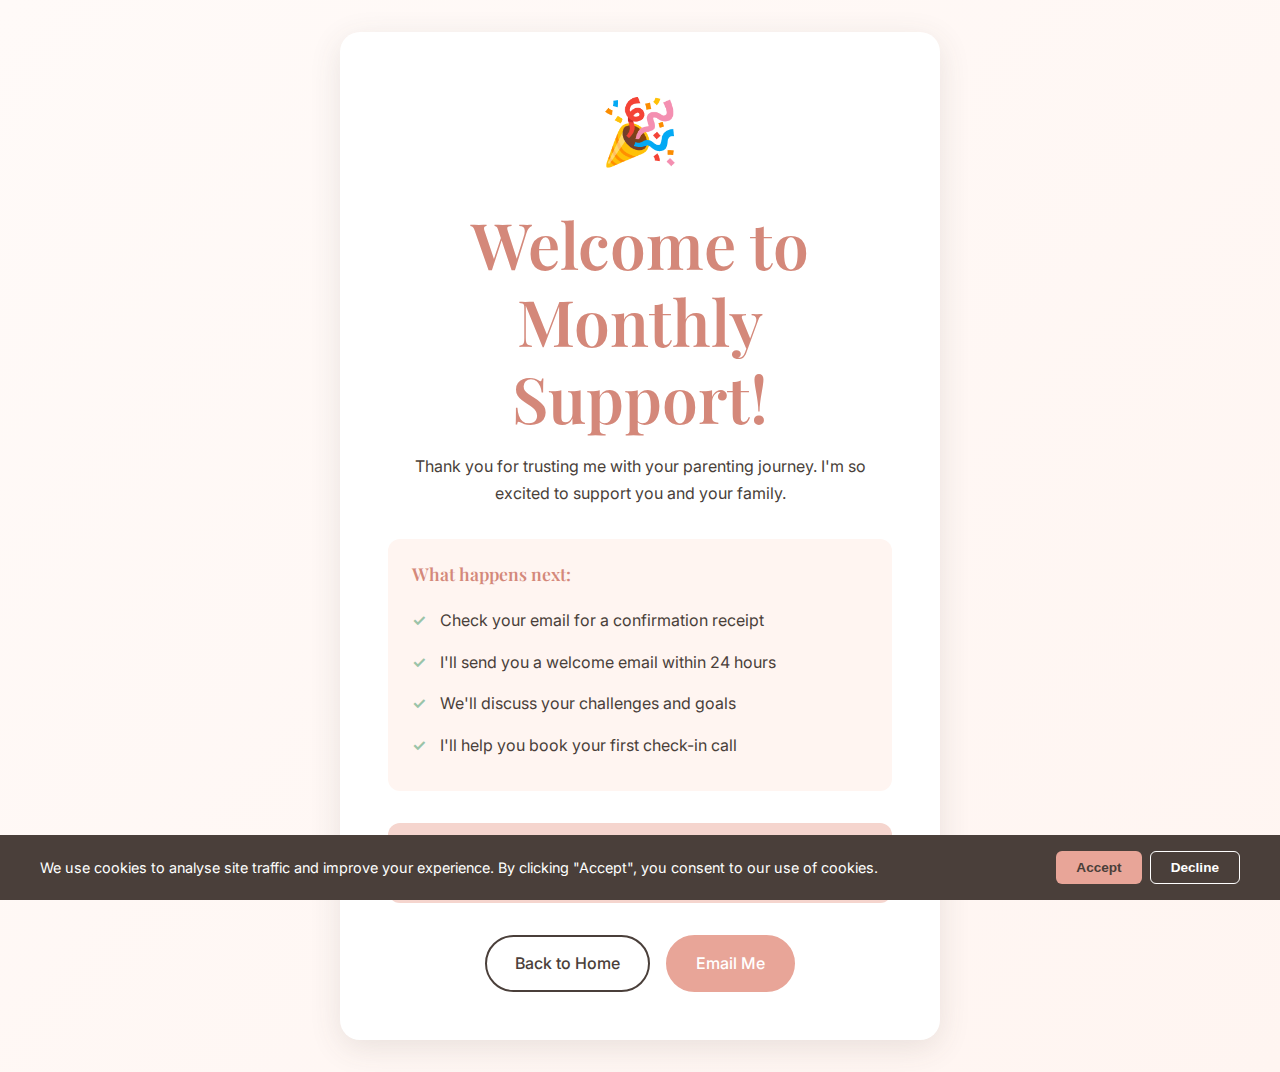
<file: thank-you-subscription.html>
<!DOCTYPE html>
<html lang="en-GB">
<head>
    <meta charset="UTF-8">
    <meta name="viewport" content="width=device-width, initial-scale=1.0">

    <!-- Google Analytics -->
    <script async src="https://www.googletagmanager.com/gtag/js?id=G-HJFNH2HBF2"></script>
    <script>
        window.dataLayer = window.dataLayer || [];
        function gtag(){dataLayer.push(arguments);}
        gtag('js', new Date());
        gtag('config', 'G-HJFNH2HBF2');
    </script>
    <meta name="description" content="Welcome to Nanny Fifi Monthly Support">
    <meta name="robots" content="noindex, nofollow">
    <link rel="canonical" href="https://nannyfifi.com/thank-you-subscription.html">
    <title>Welcome to Monthly Support | Nanny Fifi</title>
    <link rel="preconnect" href="https://fonts.googleapis.com">
    <link rel="preconnect" href="https://fonts.gstatic.com" crossorigin>
    <link href="https://fonts.googleapis.com/css2?family=Playfair+Display:wght@400;500;600;700&family=Inter:wght@300;400;500;600&display=swap" rel="stylesheet">
    <link rel="stylesheet" href="styles.css">
    <link rel="icon" type="image/jpeg" href="images/logo.webp">
    <style>
        .thank-you-page {
            min-height: 100vh;
            display: flex;
            align-items: center;
            justify-content: center;
            padding: 2rem;
            background: linear-gradient(135deg, var(--color-bg) 0%, var(--color-bg-alt) 100%);
        }
        .thank-you-content {
            text-align: center;
            max-width: 600px;
            background: var(--color-white);
            padding: 3rem;
            border-radius: var(--radius-lg);
            box-shadow: var(--shadow-lg);
        }
        .thank-you-icon {
            font-size: 4rem;
            margin-bottom: 1.5rem;
        }
        .thank-you-title {
            color: var(--color-primary-dark);
            margin-bottom: 1rem;
        }
        .thank-you-message {
            color: var(--color-text);
            margin-bottom: 2rem;
            line-height: 1.7;
        }
        .next-steps {
            background: var(--color-bg-alt);
            padding: 1.5rem;
            border-radius: var(--radius-md);
            margin-bottom: 2rem;
            text-align: left;
        }
        .next-steps h3 {
            color: var(--color-primary-dark);
            margin-bottom: 1rem;
            font-size: 1.1rem;
        }
        .next-steps ul {
            list-style: none;
            padding: 0;
            margin: 0;
        }
        .next-steps li {
            padding: 0.5rem 0;
            padding-left: 1.75rem;
            position: relative;
            color: var(--color-text);
        }
        .next-steps li::before {
            content: '✓';
            position: absolute;
            left: 0;
            color: var(--color-success);
            font-weight: bold;
        }
        .subscription-note {
            background: var(--color-primary-light);
            padding: 1rem 1.5rem;
            border-radius: var(--radius-md);
            margin-bottom: 2rem;
            font-size: 0.9375rem;
            color: var(--color-text);
        }
        .thank-you-cta {
            display: flex;
            gap: 1rem;
            justify-content: center;
            flex-wrap: wrap;
        }
    </style>
</head>
<body>
    <div class="thank-you-page">
        <div class="thank-you-content">
            <div class="thank-you-icon">🎉</div>
            <h1 class="thank-you-title">Welcome to Monthly Support!</h1>
            <p class="thank-you-message">
                Thank you for trusting me with your parenting journey.
                I'm so excited to support you and your family.
            </p>

            <div class="next-steps">
                <h3>What happens next:</h3>
                <ul>
                    <li>Check your email for a confirmation receipt</li>
                    <li>I'll send you a welcome email within 24 hours</li>
                    <li>We'll discuss your challenges and goals</li>
                    <li>I'll help you book your first check-in call</li>
                </ul>
            </div>

            <div class="subscription-note">
                Your subscription renews monthly. Cancel anytime, no questions asked.
            </div>

            <div class="thank-you-cta">
                <a href="index.html" class="btn btn-secondary">Back to Home</a>
                <a href="mailto:contact.nannyfifi@gmail.com" class="btn btn-primary">Email Me</a>
            </div>
        </div>
    </div>

    <!-- Cookie Consent Banner -->
    <div id="cookie-consent" style="display:none; position:fixed; bottom:0; left:0; right:0; background:#4A3F3A; color:#fff; padding:1rem 1.5rem; z-index:10000; font-family:'Inter',sans-serif; font-size:0.9rem;">
        <div style="max-width:1200px; margin:0 auto; display:flex; align-items:center; justify-content:space-between; flex-wrap:wrap; gap:0.75rem;">
            <p style="margin:0; flex:1; min-width:250px;">We use cookies to analyse site traffic and improve your experience. By clicking "Accept", you consent to our use of cookies.</p>
            <div style="display:flex; gap:0.5rem;">
                <button onclick="acceptCookies()" style="background:#E8A598; color:#4A3F3A; border:none; padding:0.5rem 1.25rem; border-radius:6px; cursor:pointer; font-weight:600; font-size:0.85rem;">Accept</button>
                <button onclick="declineCookies()" style="background:transparent; color:#fff; border:1px solid #fff; padding:0.5rem 1.25rem; border-radius:6px; cursor:pointer; font-weight:600; font-size:0.85rem;">Decline</button>
            </div>
        </div>
    </div>
    <script>
    function acceptCookies(){document.cookie="cookie_consent=accepted;path=/;max-age=31536000";document.getElementById('cookie-consent').style.display='none';}
    function declineCookies(){document.cookie="cookie_consent=declined;path=/;max-age=31536000";document.getElementById('cookie-consent').style.display='none';window['ga-disable-G-HJFNH2HBF2']=true;}
    (function(){var c=document.cookie.match(/cookie_consent=([^;]+)/);if(c){if(c[1]==='declined')window['ga-disable-G-HJFNH2HBF2']=true;}else{document.getElementById('cookie-consent').style.display='block';}})();
    </script>
</body>
</html>
</file>
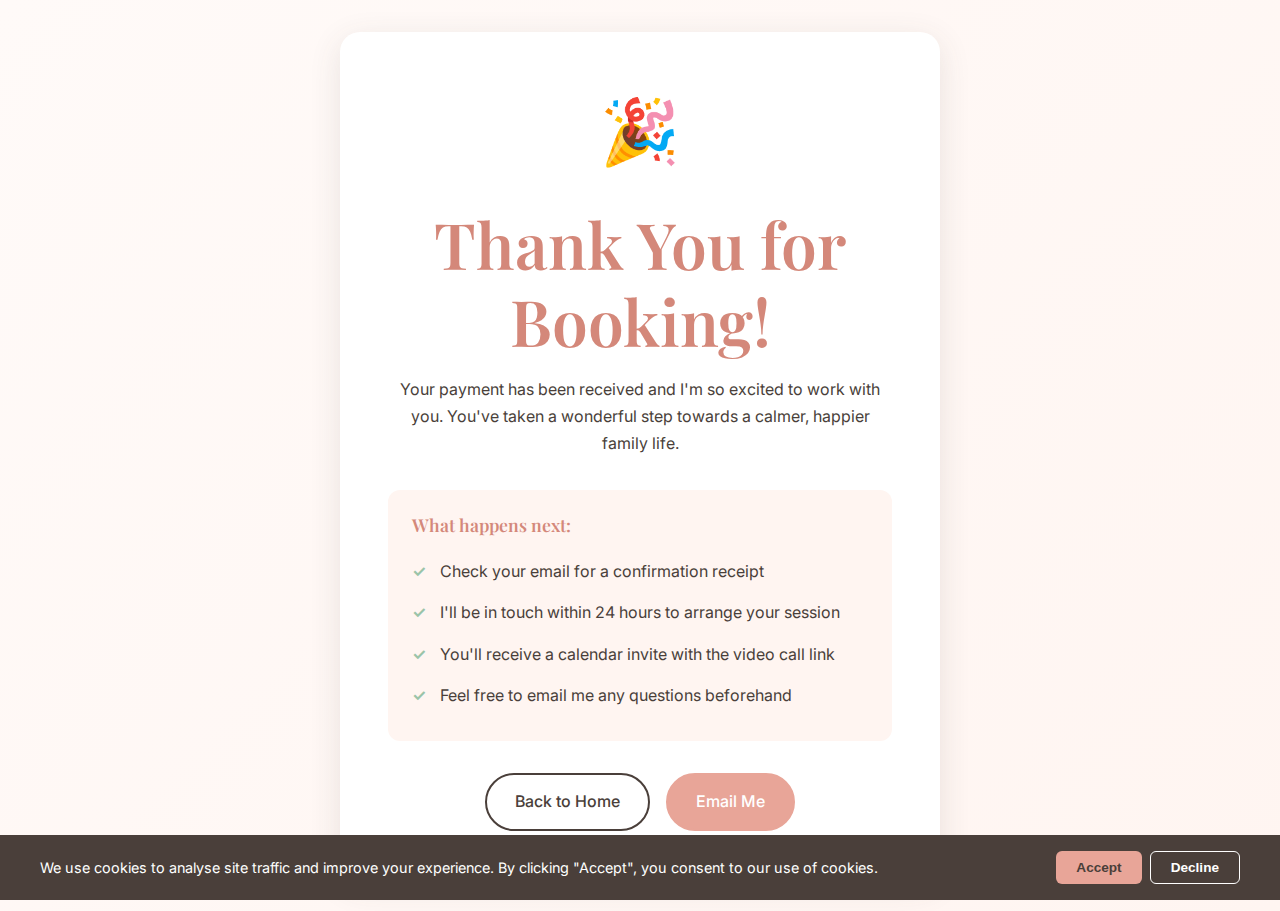
<file: thank-you.html>
<!DOCTYPE html>
<html lang="en-GB">
<head>
    <meta charset="UTF-8">
    <meta name="viewport" content="width=device-width, initial-scale=1.0">

    <!-- Google Analytics -->
    <script async src="https://www.googletagmanager.com/gtag/js?id=G-HJFNH2HBF2"></script>
    <script>
        window.dataLayer = window.dataLayer || [];
        function gtag(){dataLayer.push(arguments);}
        gtag('js', new Date());
        gtag('config', 'G-HJFNH2HBF2');
    </script>
    <meta name="description" content="Thank you for booking with Nanny Fifi">
    <meta name="robots" content="noindex, nofollow">
    <link rel="canonical" href="https://nannyfifi.com/thank-you.html">
    <title>Thank You | Nanny Fifi</title>
    <link rel="preconnect" href="https://fonts.googleapis.com">
    <link rel="preconnect" href="https://fonts.gstatic.com" crossorigin>
    <link href="https://fonts.googleapis.com/css2?family=Playfair+Display:wght@400;500;600;700&family=Inter:wght@300;400;500;600&display=swap" rel="stylesheet">
    <link rel="stylesheet" href="styles.css">
    <link rel="icon" type="image/jpeg" href="images/logo.webp">
    <style>
        .thank-you-page {
            min-height: 100vh;
            display: flex;
            align-items: center;
            justify-content: center;
            padding: 2rem;
            background: linear-gradient(135deg, var(--color-bg) 0%, var(--color-bg-alt) 100%);
        }
        .thank-you-content {
            text-align: center;
            max-width: 600px;
            background: var(--color-white);
            padding: 3rem;
            border-radius: var(--radius-lg);
            box-shadow: var(--shadow-lg);
        }
        .thank-you-icon {
            font-size: 4rem;
            margin-bottom: 1.5rem;
        }
        .thank-you-title {
            color: var(--color-primary-dark);
            margin-bottom: 1rem;
        }
        .thank-you-message {
            color: var(--color-text);
            margin-bottom: 2rem;
            line-height: 1.7;
        }
        .next-steps {
            background: var(--color-bg-alt);
            padding: 1.5rem;
            border-radius: var(--radius-md);
            margin-bottom: 2rem;
            text-align: left;
        }
        .next-steps h3 {
            color: var(--color-primary-dark);
            margin-bottom: 1rem;
            font-size: 1.1rem;
        }
        .next-steps ul {
            list-style: none;
            padding: 0;
            margin: 0;
        }
        .next-steps li {
            padding: 0.5rem 0;
            padding-left: 1.75rem;
            position: relative;
            color: var(--color-text);
        }
        .next-steps li::before {
            content: '✓';
            position: absolute;
            left: 0;
            color: var(--color-success);
            font-weight: bold;
        }
        .thank-you-cta {
            display: flex;
            gap: 1rem;
            justify-content: center;
            flex-wrap: wrap;
        }
    </style>
</head>
<body>
    <div class="thank-you-page">
        <div class="thank-you-content">
            <div class="thank-you-icon">🎉</div>
            <h1 class="thank-you-title">Thank You for Booking!</h1>
            <p class="thank-you-message">
                Your payment has been received and I'm so excited to work with you.
                You've taken a wonderful step towards a calmer, happier family life.
            </p>

            <div class="next-steps">
                <h3>What happens next:</h3>
                <ul>
                    <li>Check your email for a confirmation receipt</li>
                    <li>I'll be in touch within 24 hours to arrange your session</li>
                    <li>You'll receive a calendar invite with the video call link</li>
                    <li>Feel free to email me any questions beforehand</li>
                </ul>
            </div>

            <div class="thank-you-cta">
                <a href="index.html" class="btn btn-secondary">Back to Home</a>
                <a href="mailto:contact.nannyfifi@gmail.com" class="btn btn-primary">Email Me</a>
            </div>
        </div>
    </div>

    <!-- Cookie Consent Banner -->
    <div id="cookie-consent" style="display:none; position:fixed; bottom:0; left:0; right:0; background:#4A3F3A; color:#fff; padding:1rem 1.5rem; z-index:10000; font-family:'Inter',sans-serif; font-size:0.9rem;">
        <div style="max-width:1200px; margin:0 auto; display:flex; align-items:center; justify-content:space-between; flex-wrap:wrap; gap:0.75rem;">
            <p style="margin:0; flex:1; min-width:250px;">We use cookies to analyse site traffic and improve your experience. By clicking "Accept", you consent to our use of cookies.</p>
            <div style="display:flex; gap:0.5rem;">
                <button onclick="acceptCookies()" style="background:#E8A598; color:#4A3F3A; border:none; padding:0.5rem 1.25rem; border-radius:6px; cursor:pointer; font-weight:600; font-size:0.85rem;">Accept</button>
                <button onclick="declineCookies()" style="background:transparent; color:#fff; border:1px solid #fff; padding:0.5rem 1.25rem; border-radius:6px; cursor:pointer; font-weight:600; font-size:0.85rem;">Decline</button>
            </div>
        </div>
    </div>
    <script>
    function acceptCookies(){document.cookie="cookie_consent=accepted;path=/;max-age=31536000";document.getElementById('cookie-consent').style.display='none';}
    function declineCookies(){document.cookie="cookie_consent=declined;path=/;max-age=31536000";document.getElementById('cookie-consent').style.display='none';window['ga-disable-G-HJFNH2HBF2']=true;}
    (function(){var c=document.cookie.match(/cookie_consent=([^;]+)/);if(c){if(c[1]==='declined')window['ga-disable-G-HJFNH2HBF2']=true;}else{document.getElementById('cookie-consent').style.display='block';}})();
    </script>
</body>
</html>
</file>
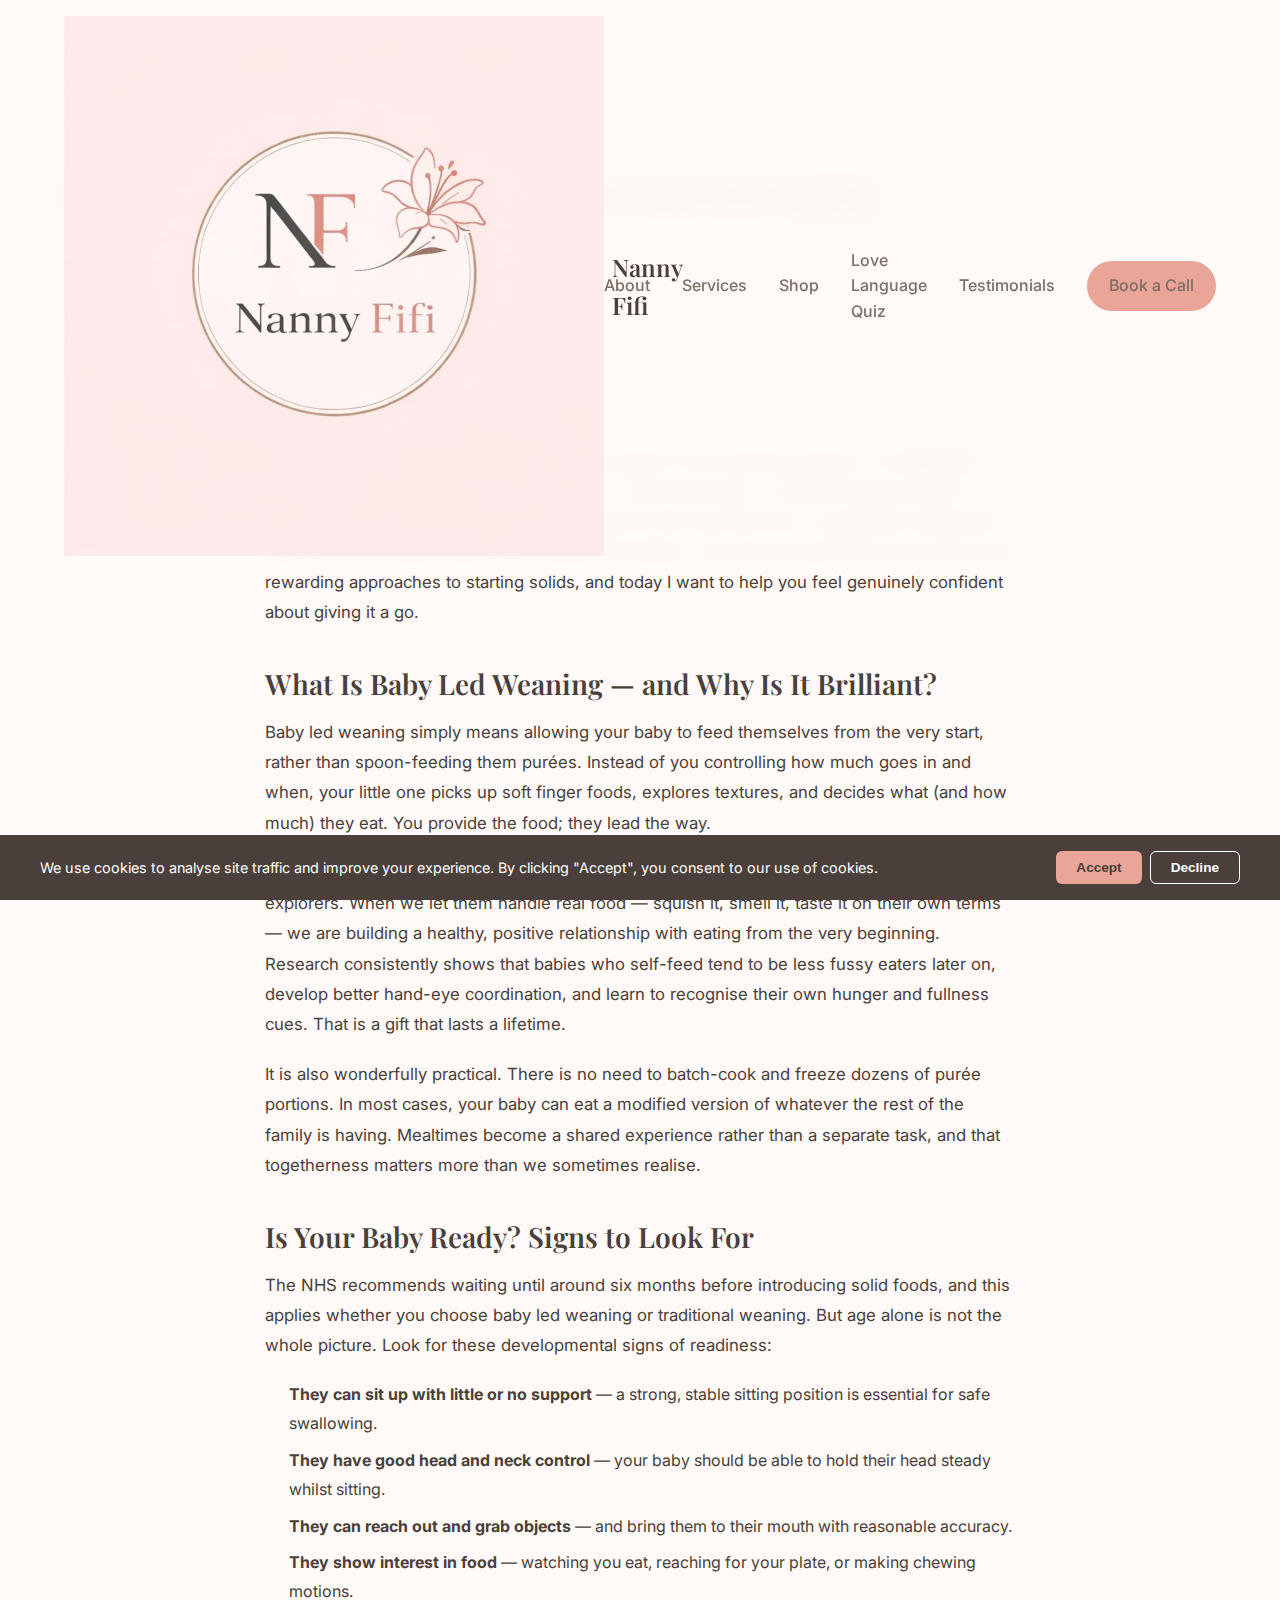
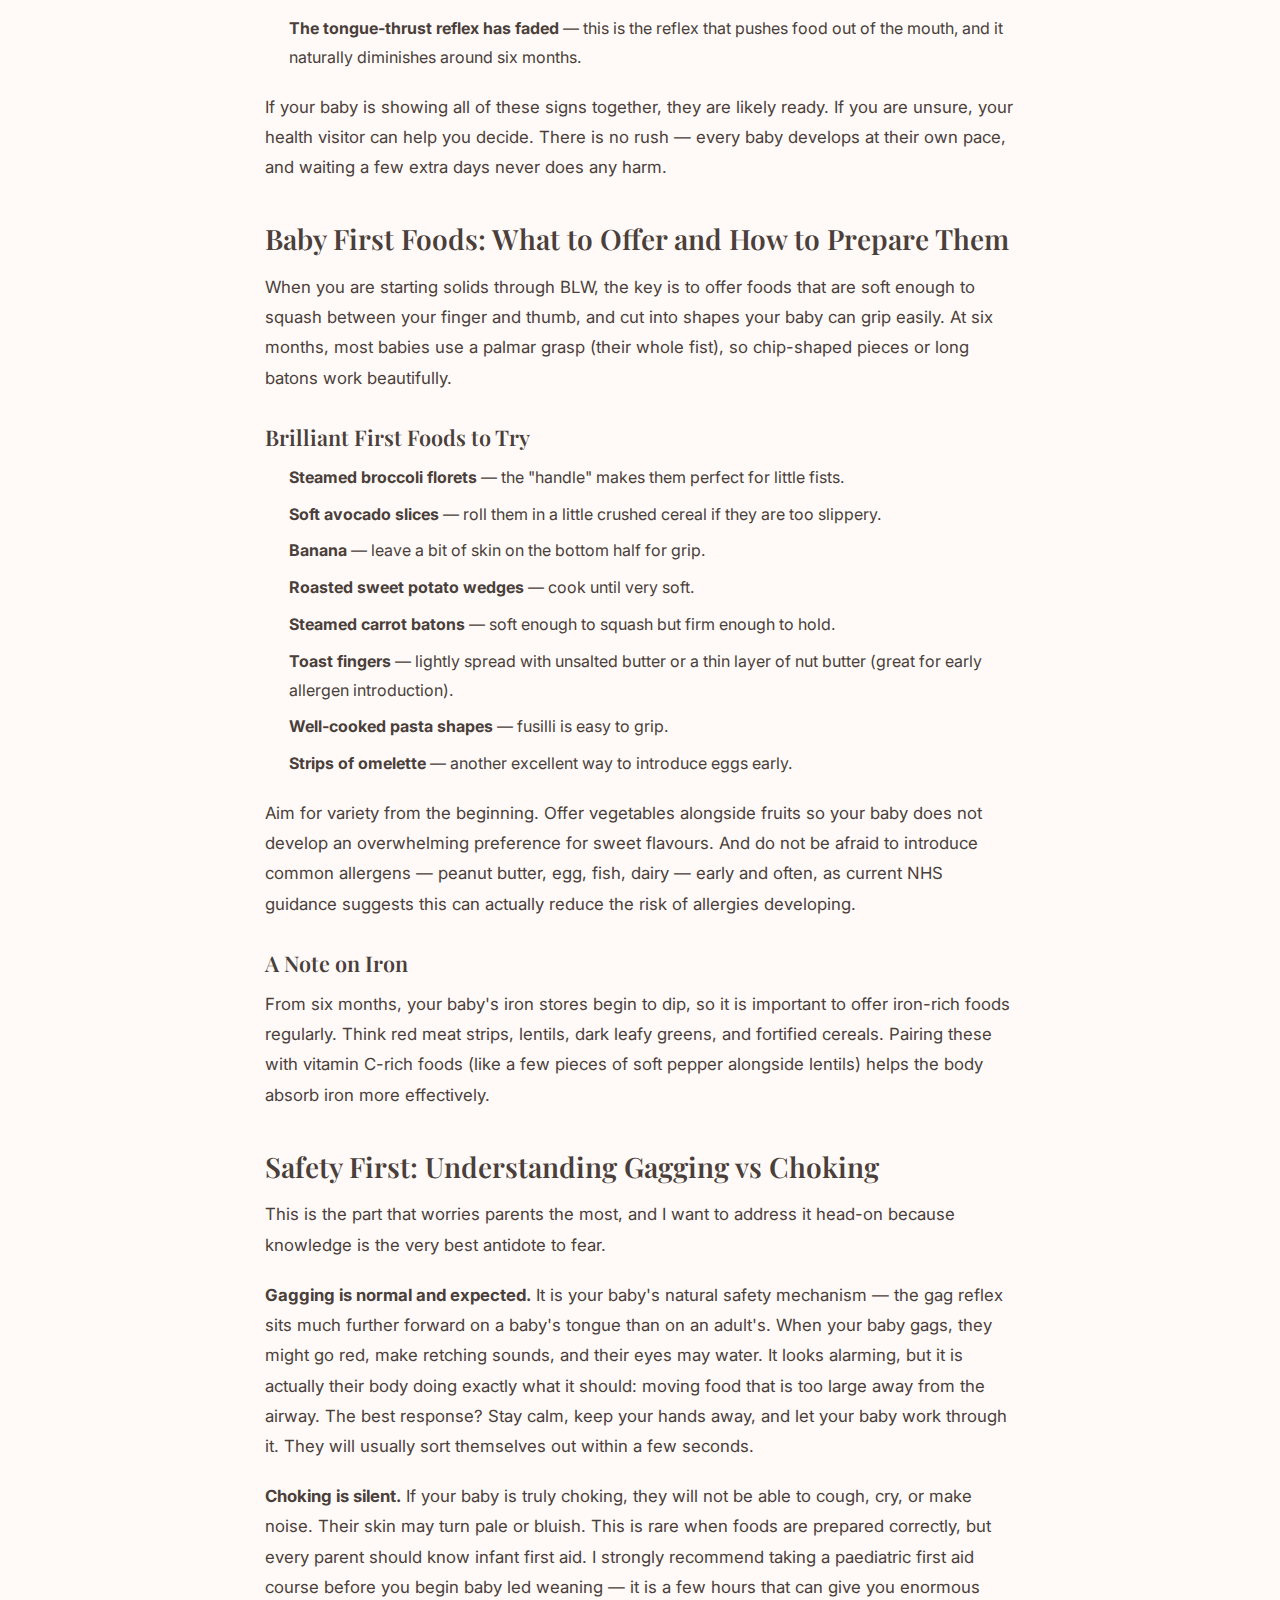
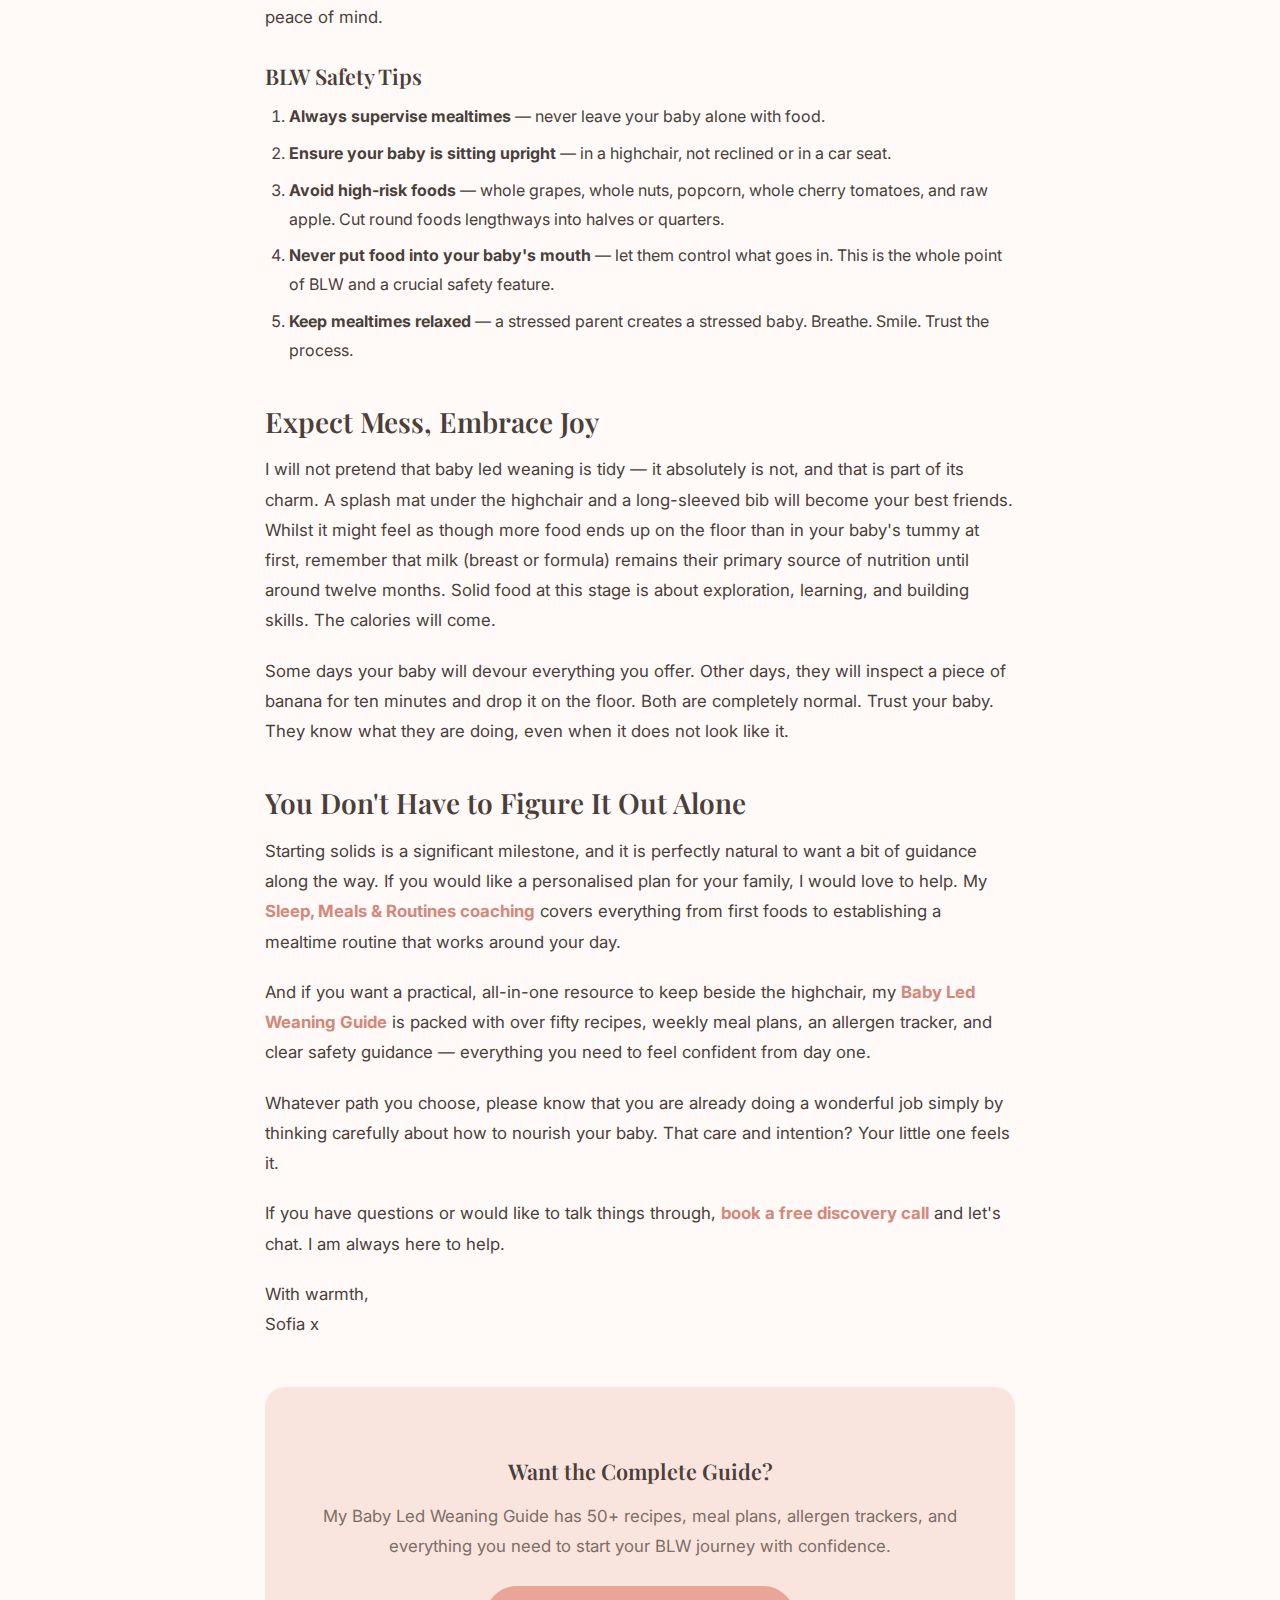
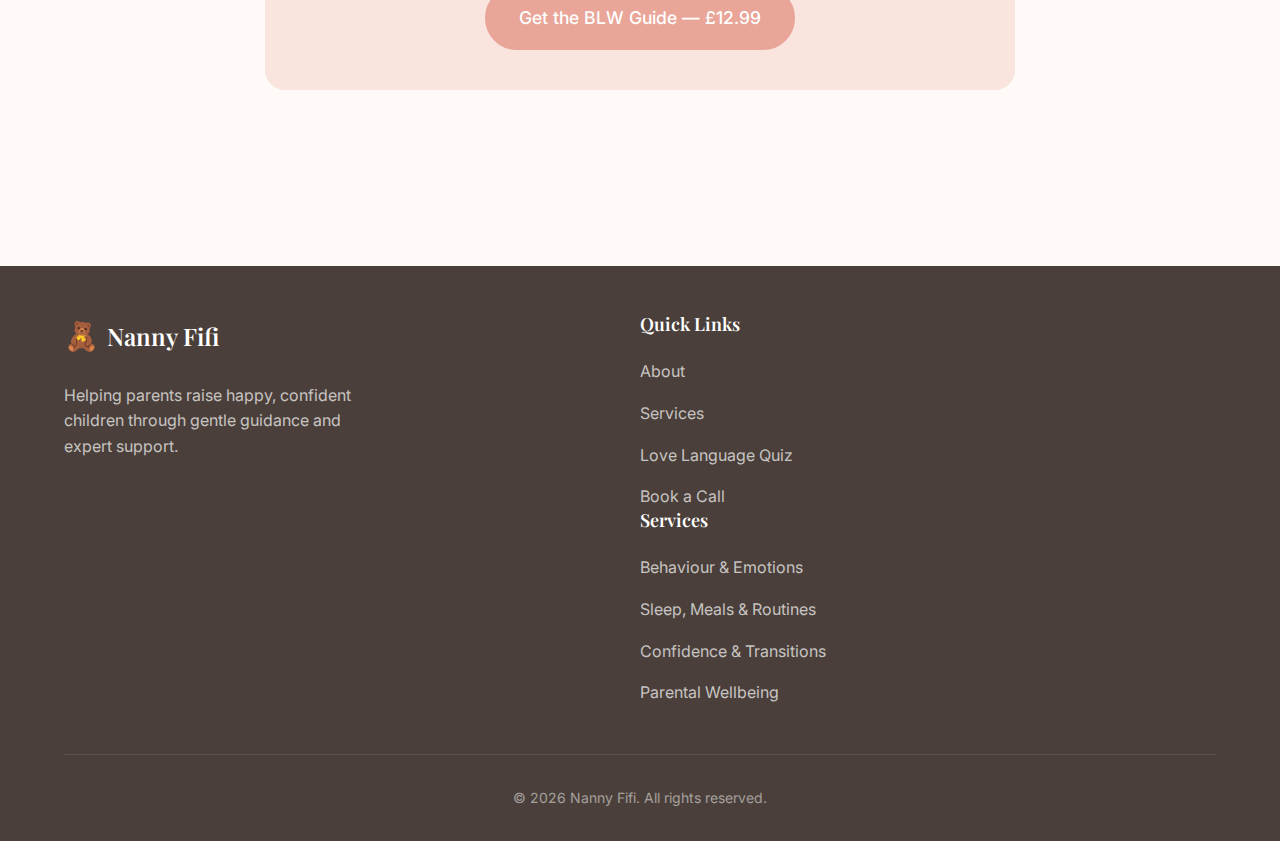
<file: blog/baby-led-weaning-getting-started.html>
<!DOCTYPE html>
<html lang="en-GB">
<head>
    <meta charset="UTF-8">
    <meta name="viewport" content="width=device-width, initial-scale=1.0">
    <script async src="https://www.googletagmanager.com/gtag/js?id=G-HJFNH2HBF2"></script>
    <script>
        window.dataLayer = window.dataLayer || [];
        function gtag(){dataLayer.push(arguments);}
        gtag('js', new Date());
        gtag('config', 'G-HJFNH2HBF2');
    </script>
    <meta name="description" content="Learn how to start baby led weaning safely with expert BLW tips from a parent coach with 15+ years experience. First foods, safety advice, and a complete guide.">
    <meta name="robots" content="index, follow">
    <link rel="canonical" href="https://nannyfifi.com/blog/baby-led-weaning-getting-started.html">
    <meta property="og:type" content="article">
    <meta property="og:url" content="https://nannyfifi.com/blog/baby-led-weaning-getting-started.html">
    <meta property="og:title" content="Baby Led Weaning: How to Get Started Safely | Nanny Fifi">
    <meta property="og:description" content="Learn how to start baby led weaning safely with expert BLW tips from a parent coach with 15+ years experience. First foods, safety advice, and a complete guide.">
    <meta property="og:image" content="https://nannyfifi.com/images/sofia-profile.jpg">
    <meta property="og:site_name" content="Nanny Fifi">
    <meta name="twitter:card" content="summary_large_image">
    <meta name="twitter:title" content="Baby Led Weaning: How to Get Started Safely | Nanny Fifi">
    <meta name="twitter:description" content="Learn how to start baby led weaning safely with expert BLW tips from a parent coach with 15+ years experience. First foods, safety advice, and a complete guide.">
    <meta name="twitter:image" content="https://nannyfifi.com/images/sofia-profile.jpg">
    <title>Baby Led Weaning: How to Get Started Safely | Nanny Fifi</title>
    <link rel="preconnect" href="https://fonts.googleapis.com">
    <link rel="preconnect" href="https://fonts.gstatic.com" crossorigin>
    <link href="https://fonts.googleapis.com/css2?family=Playfair+Display:wght@400;500;600;700&family=Inter:wght@300;400;500;600&display=swap" rel="stylesheet">
    <link rel="stylesheet" href="../styles.css">
    <link rel="icon" type="image/jpeg" href="../images/logo.webp">
    <script type="application/ld+json">
    {"@context":"https://schema.org","@type":"Article","headline":"Baby Led Weaning: How to Get Started Safely","author":{"@type":"Person","name":"Sofia Kavouri","jobTitle":"Parent Coach","url":"https://nannyfifi.com"},"publisher":{"@type":"Organization","name":"Nanny Fifi","url":"https://nannyfifi.com"},"datePublished":"2026-03-28","dateModified":"2026-03-28","description":"Learn how to start baby led weaning safely with expert BLW tips from a parent coach with 15+ years experience. First foods, safety advice, and a complete guide.","mainEntityOfPage":"https://nannyfifi.com/blog/baby-led-weaning-getting-started.html"}
    </script>
    <script type="application/ld+json">
    {"@context":"https://schema.org","@type":"BreadcrumbList","itemListElement":[{"@type":"ListItem","position":1,"name":"Home","item":"https://nannyfifi.com/"},{"@type":"ListItem","position":2,"name":"Articles","item":"https://nannyfifi.com/blog/"},{"@type":"ListItem","position":3,"name":"Baby Led Weaning Guide","item":"https://nannyfifi.com/blog/baby-led-weaning-getting-started.html"}]}
    </script>
    <style>
        .article-hero { padding: 120px 0 60px; background: linear-gradient(135deg, var(--color-bg) 0%, var(--color-secondary) 100%); }
        .article-hero .back-link { display: inline-block; margin-bottom: 1.5rem; color: var(--color-primary-dark); text-decoration: none; font-weight: 500; }
        .article-hero .back-link:hover { text-decoration: underline; }
        .article-hero h1 { font-family: var(--font-heading); font-size: 2.5rem; color: var(--color-text); margin-bottom: 1rem; }
        .article-meta { color: var(--color-text-light); font-size: 0.95rem; }
        .article-body { padding: 3rem 0; max-width: 750px; margin: 0 auto; }
        .article-body h2 { font-family: var(--font-heading); font-size: 1.75rem; color: var(--color-text); margin: 2.5rem 0 1rem; }
        .article-body h3 { font-family: var(--font-heading); font-size: 1.35rem; color: var(--color-text); margin: 2rem 0 0.75rem; }
        .article-body p { color: var(--color-text); line-height: 1.8; margin-bottom: 1.25rem; font-size: 1.05rem; }
        .article-body ul, .article-body ol { color: var(--color-text); line-height: 1.8; margin-bottom: 1.25rem; padding-left: 1.5rem; }
        .article-body li { margin-bottom: 0.5rem; }
        .article-cta { background: var(--color-secondary); border-radius: var(--radius-lg); padding: 2.5rem; text-align: center; margin: 3rem 0; }
        .article-cta h3 { font-family: var(--font-heading); margin-bottom: 1rem; }
        .article-cta p { color: var(--color-text-light); margin-bottom: 1.5rem; }
    </style>
</head>
<body>
    <nav class="navbar">
        <div class="container nav-container">
            <a href="../index.html" class="logo">
                <img src="../images/logo.webp" alt="Nanny Fifi" class="logo-img">
                <span class="logo-text">Nanny Fifi</span>
            </a>
            <button class="mobile-menu-btn" aria-label="Toggle menu"><span></span><span></span><span></span></button>
            <ul class="nav-links">
                <li><a href="../index.html#about">About</a></li>
                <li><a href="../index.html#services">Services</a></li>
                <li><a href="../shop.html">Shop</a></li>
                <li><a href="../love-language-quiz.html">Love Language Quiz</a></li>
                <li><a href="../index.html#testimonials">Testimonials</a></li>
                <li><a href="../index.html#book" class="btn btn-primary nav-cta">Book a Call</a></li>
            </ul>
        </div>
    </nav>

    <header class="article-hero">
        <div class="container">
            <a href="../index.html" class="back-link">&larr; Back to Home</a>
            <h1>Baby Led Weaning: How to Get Started Safely</h1>
            <div class="article-meta">
                <span>By Sofia Kavouri</span> &middot; <span>March 2026</span> &middot; <span>6 min read</span>
            </div>
        </div>
    </header>

    <main class="section">
        <div class="container">
            <div class="article-body">

                <p>If there is one topic that comes up again and again in my coaching sessions, it is <strong>baby led weaning</strong>. Parents are curious, excited, and &mdash; let's be honest &mdash; a little bit nervous about handing their baby a stick of steamed broccoli for the very first time. I completely understand. After more than fifteen years of working with families, I can tell you that BLW is one of the most rewarding approaches to starting solids, and today I want to help you feel genuinely confident about giving it a go.</p>

                <h2>What Is Baby Led Weaning &mdash; and Why Is It Brilliant?</h2>

                <p>Baby led weaning simply means allowing your baby to feed themselves from the very start, rather than spoon-feeding them pur&eacute;es. Instead of you controlling how much goes in and when, your little one picks up soft finger foods, explores textures, and decides what (and how much) they eat. You provide the food; they lead the way.</p>

                <p>Why do I love it so much? Because it respects your baby's natural curiosity. Babies are born explorers. When we let them handle real food &mdash; squish it, smell it, taste it on their own terms &mdash; we are building a healthy, positive relationship with eating from the very beginning. Research consistently shows that babies who self-feed tend to be less fussy eaters later on, develop better hand-eye coordination, and learn to recognise their own hunger and fullness cues. That is a gift that lasts a lifetime.</p>

                <p>It is also wonderfully practical. There is no need to batch-cook and freeze dozens of pur&eacute;e portions. In most cases, your baby can eat a modified version of whatever the rest of the family is having. Mealtimes become a shared experience rather than a separate task, and that togetherness matters more than we sometimes realise.</p>

                <h2>Is Your Baby Ready? Signs to Look For</h2>

                <p>The NHS recommends waiting until around six months before introducing solid foods, and this applies whether you choose baby led weaning or traditional weaning. But age alone is not the whole picture. Look for these developmental signs of readiness:</p>

                <ul>
                    <li><strong>They can sit up with little or no support</strong> &mdash; a strong, stable sitting position is essential for safe swallowing.</li>
                    <li><strong>They have good head and neck control</strong> &mdash; your baby should be able to hold their head steady whilst sitting.</li>
                    <li><strong>They can reach out and grab objects</strong> &mdash; and bring them to their mouth with reasonable accuracy.</li>
                    <li><strong>They show interest in food</strong> &mdash; watching you eat, reaching for your plate, or making chewing motions.</li>
                    <li><strong>The tongue-thrust reflex has faded</strong> &mdash; this is the reflex that pushes food out of the mouth, and it naturally diminishes around six months.</li>
                </ul>

                <p>If your baby is showing all of these signs together, they are likely ready. If you are unsure, your health visitor can help you decide. There is no rush &mdash; every baby develops at their own pace, and waiting a few extra days never does any harm.</p>

                <h2>Baby First Foods: What to Offer and How to Prepare Them</h2>

                <p>When you are starting solids through BLW, the key is to offer foods that are soft enough to squash between your finger and thumb, and cut into shapes your baby can grip easily. At six months, most babies use a palmar grasp (their whole fist), so chip-shaped pieces or long batons work beautifully.</p>

                <h3>Brilliant First Foods to Try</h3>

                <ul>
                    <li><strong>Steamed broccoli florets</strong> &mdash; the "handle" makes them perfect for little fists.</li>
                    <li><strong>Soft avocado slices</strong> &mdash; roll them in a little crushed cereal if they are too slippery.</li>
                    <li><strong>Banana</strong> &mdash; leave a bit of skin on the bottom half for grip.</li>
                    <li><strong>Roasted sweet potato wedges</strong> &mdash; cook until very soft.</li>
                    <li><strong>Steamed carrot batons</strong> &mdash; soft enough to squash but firm enough to hold.</li>
                    <li><strong>Toast fingers</strong> &mdash; lightly spread with unsalted butter or a thin layer of nut butter (great for early allergen introduction).</li>
                    <li><strong>Well-cooked pasta shapes</strong> &mdash; fusilli is easy to grip.</li>
                    <li><strong>Strips of omelette</strong> &mdash; another excellent way to introduce eggs early.</li>
                </ul>

                <p>Aim for variety from the beginning. Offer vegetables alongside fruits so your baby does not develop an overwhelming preference for sweet flavours. And do not be afraid to introduce common allergens &mdash; peanut butter, egg, fish, dairy &mdash; early and often, as current NHS guidance suggests this can actually reduce the risk of allergies developing.</p>

                <h3>A Note on Iron</h3>

                <p>From six months, your baby's iron stores begin to dip, so it is important to offer iron-rich foods regularly. Think red meat strips, lentils, dark leafy greens, and fortified cereals. Pairing these with vitamin C-rich foods (like a few pieces of soft pepper alongside lentils) helps the body absorb iron more effectively.</p>

                <h2>Safety First: Understanding Gagging vs Choking</h2>

                <p>This is the part that worries parents the most, and I want to address it head-on because knowledge is the very best antidote to fear.</p>

                <p><strong>Gagging is normal and expected.</strong> It is your baby's natural safety mechanism &mdash; the gag reflex sits much further forward on a baby's tongue than on an adult's. When your baby gags, they might go red, make retching sounds, and their eyes may water. It looks alarming, but it is actually their body doing exactly what it should: moving food that is too large away from the airway. The best response? Stay calm, keep your hands away, and let your baby work through it. They will usually sort themselves out within a few seconds.</p>

                <p><strong>Choking is silent.</strong> If your baby is truly choking, they will not be able to cough, cry, or make noise. Their skin may turn pale or bluish. This is rare when foods are prepared correctly, but every parent should know infant first aid. I strongly recommend taking a paediatric first aid course before you begin baby led weaning &mdash; it is a few hours that can give you enormous peace of mind.</p>

                <h3>BLW Safety Tips</h3>

                <ol>
                    <li><strong>Always supervise mealtimes</strong> &mdash; never leave your baby alone with food.</li>
                    <li><strong>Ensure your baby is sitting upright</strong> &mdash; in a highchair, not reclined or in a car seat.</li>
                    <li><strong>Avoid high-risk foods</strong> &mdash; whole grapes, whole nuts, popcorn, whole cherry tomatoes, and raw apple. Cut round foods lengthways into halves or quarters.</li>
                    <li><strong>Never put food into your baby's mouth</strong> &mdash; let them control what goes in. This is the whole point of BLW and a crucial safety feature.</li>
                    <li><strong>Keep mealtimes relaxed</strong> &mdash; a stressed parent creates a stressed baby. Breathe. Smile. Trust the process.</li>
                </ol>

                <h2>Expect Mess, Embrace Joy</h2>

                <p>I will not pretend that baby led weaning is tidy &mdash; it absolutely is not, and that is part of its charm. A splash mat under the highchair and a long-sleeved bib will become your best friends. Whilst it might feel as though more food ends up on the floor than in your baby's tummy at first, remember that milk (breast or formula) remains their primary source of nutrition until around twelve months. Solid food at this stage is about exploration, learning, and building skills. The calories will come.</p>

                <p>Some days your baby will devour everything you offer. Other days, they will inspect a piece of banana for ten minutes and drop it on the floor. Both are completely normal. Trust your baby. They know what they are doing, even when it does not look like it.</p>

                <h2>You Don't Have to Figure It Out Alone</h2>

                <p>Starting solids is a significant milestone, and it is perfectly natural to want a bit of guidance along the way. If you would like a personalised plan for your family, I would love to help. My <a href="../routines-daily-life.html"><strong>Sleep, Meals &amp; Routines coaching</strong></a> covers everything from first foods to establishing a mealtime routine that works around your day.</p>

                <p>And if you want a practical, all-in-one resource to keep beside the highchair, my <a href="../shop.html"><strong>Baby Led Weaning Guide</strong></a> is packed with over fifty recipes, weekly meal plans, an allergen tracker, and clear safety guidance &mdash; everything you need to feel confident from day one.</p>

                <p>Whatever path you choose, please know that you are already doing a wonderful job simply by thinking carefully about how to nourish your baby. That care and intention? Your little one feels it.</p>

                <p>If you have questions or would like to talk things through, <a href="../index.html#book"><strong>book a free discovery call</strong></a> and let's chat. I am always here to help.</p>

                <p>With warmth,<br>Sofia x</p>

                <div class="article-cta">
                    <h3>Want the Complete Guide?</h3>
                    <p>My Baby Led Weaning Guide has 50+ recipes, meal plans, allergen trackers, and everything you need to start your BLW journey with confidence.</p>
                    <a href="../shop.html" class="btn btn-primary btn-large">Get the BLW Guide &mdash; &pound;12.99</a>
                </div>
            </div>
        </div>
    </main>

    <footer class="footer">
        <div class="container">
            <div class="footer-content">
                <div class="footer-brand">
                    <a href="../index.html" class="logo"><span class="logo-icon">&#x1F9F8;</span><span class="logo-text">Nanny Fifi</span></a>
                    <p>Helping parents raise happy, confident children through gentle guidance and expert support.</p>
                </div>
                <div class="footer-links">
                    <div class="footer-column">
                        <h4>Quick Links</h4>
                        <ul>
                            <li><a href="../index.html#about">About</a></li>
                            <li><a href="../index.html#services">Services</a></li>
                            <li><a href="../love-language-quiz.html">Love Language Quiz</a></li>
                            <li><a href="../index.html#book">Book a Call</a></li>
                        </ul>
                    </div>
                    <div class="footer-column">
                        <h4>Services</h4>
                        <ul>
                            <li><a href="../behaviour-emotions.html">Behaviour &amp; Emotions</a></li>
                            <li><a href="../routines-daily-life.html">Sleep, Meals &amp; Routines</a></li>
                            <li><a href="../confidence-transitions.html">Confidence &amp; Transitions</a></li>
                            <li><a href="../parental-wellbeing.html">Parental Wellbeing</a></li>
                        </ul>
                    </div>
                </div>
            </div>
            <div class="footer-bottom"><p>&copy; 2024 Nanny Fifi. All rights reserved.</p></div>
        </div>
    </footer>
    <script src="../script.js"></script>
    <div id="cookie-consent" style="display:none; position:fixed; bottom:0; left:0; right:0; background:#4A3F3A; color:#fff; padding:1rem 1.5rem; z-index:10000; font-family:'Inter',sans-serif; font-size:0.9rem;">
        <div style="max-width:1200px; margin:0 auto; display:flex; align-items:center; justify-content:space-between; flex-wrap:wrap; gap:0.75rem;">
            <p style="margin:0; flex:1; min-width:250px;">We use cookies to analyse site traffic and improve your experience. By clicking "Accept", you consent to our use of cookies.</p>
            <div style="display:flex; gap:0.5rem;">
                <button onclick="acceptCookies()" style="background:#E8A598; color:#4A3F3A; border:none; padding:0.5rem 1.25rem; border-radius:6px; cursor:pointer; font-weight:600; font-size:0.85rem;">Accept</button>
                <button onclick="declineCookies()" style="background:transparent; color:#fff; border:1px solid #fff; padding:0.5rem 1.25rem; border-radius:6px; cursor:pointer; font-weight:600; font-size:0.85rem;">Decline</button>
            </div>
        </div>
    </div>
    <script>
    function acceptCookies(){document.cookie="cookie_consent=accepted;path=/;max-age=31536000";document.getElementById('cookie-consent').style.display='none';}
    function declineCookies(){document.cookie="cookie_consent=declined;path=/;max-age=31536000";document.getElementById('cookie-consent').style.display='none';window['ga-disable-G-HJFNH2HBF2']=true;}
    (function(){var c=document.cookie.match(/cookie_consent=([^;]+)/);if(c){if(c[1]==='declined')window['ga-disable-G-HJFNH2HBF2']=true;}else{document.getElementById('cookie-consent').style.display='block';}})();
    </script>
</body>
</html>
</file>
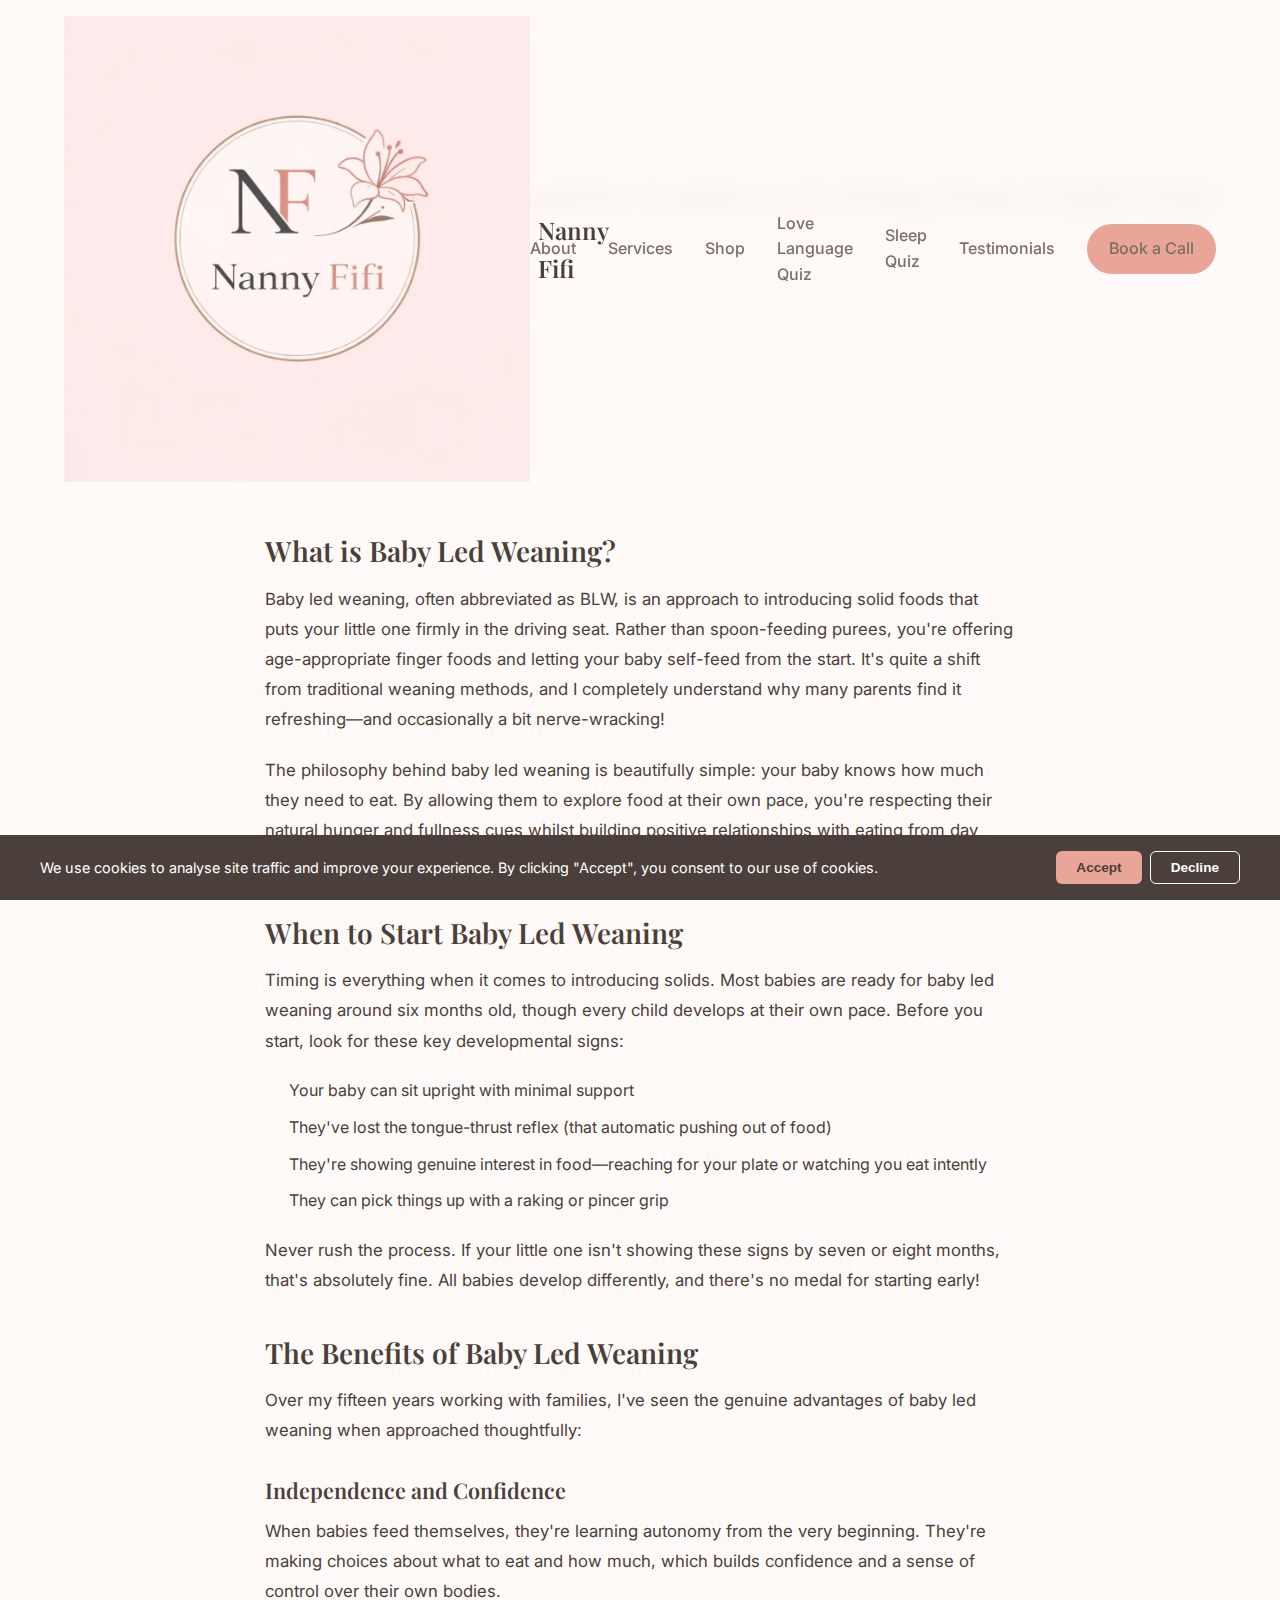
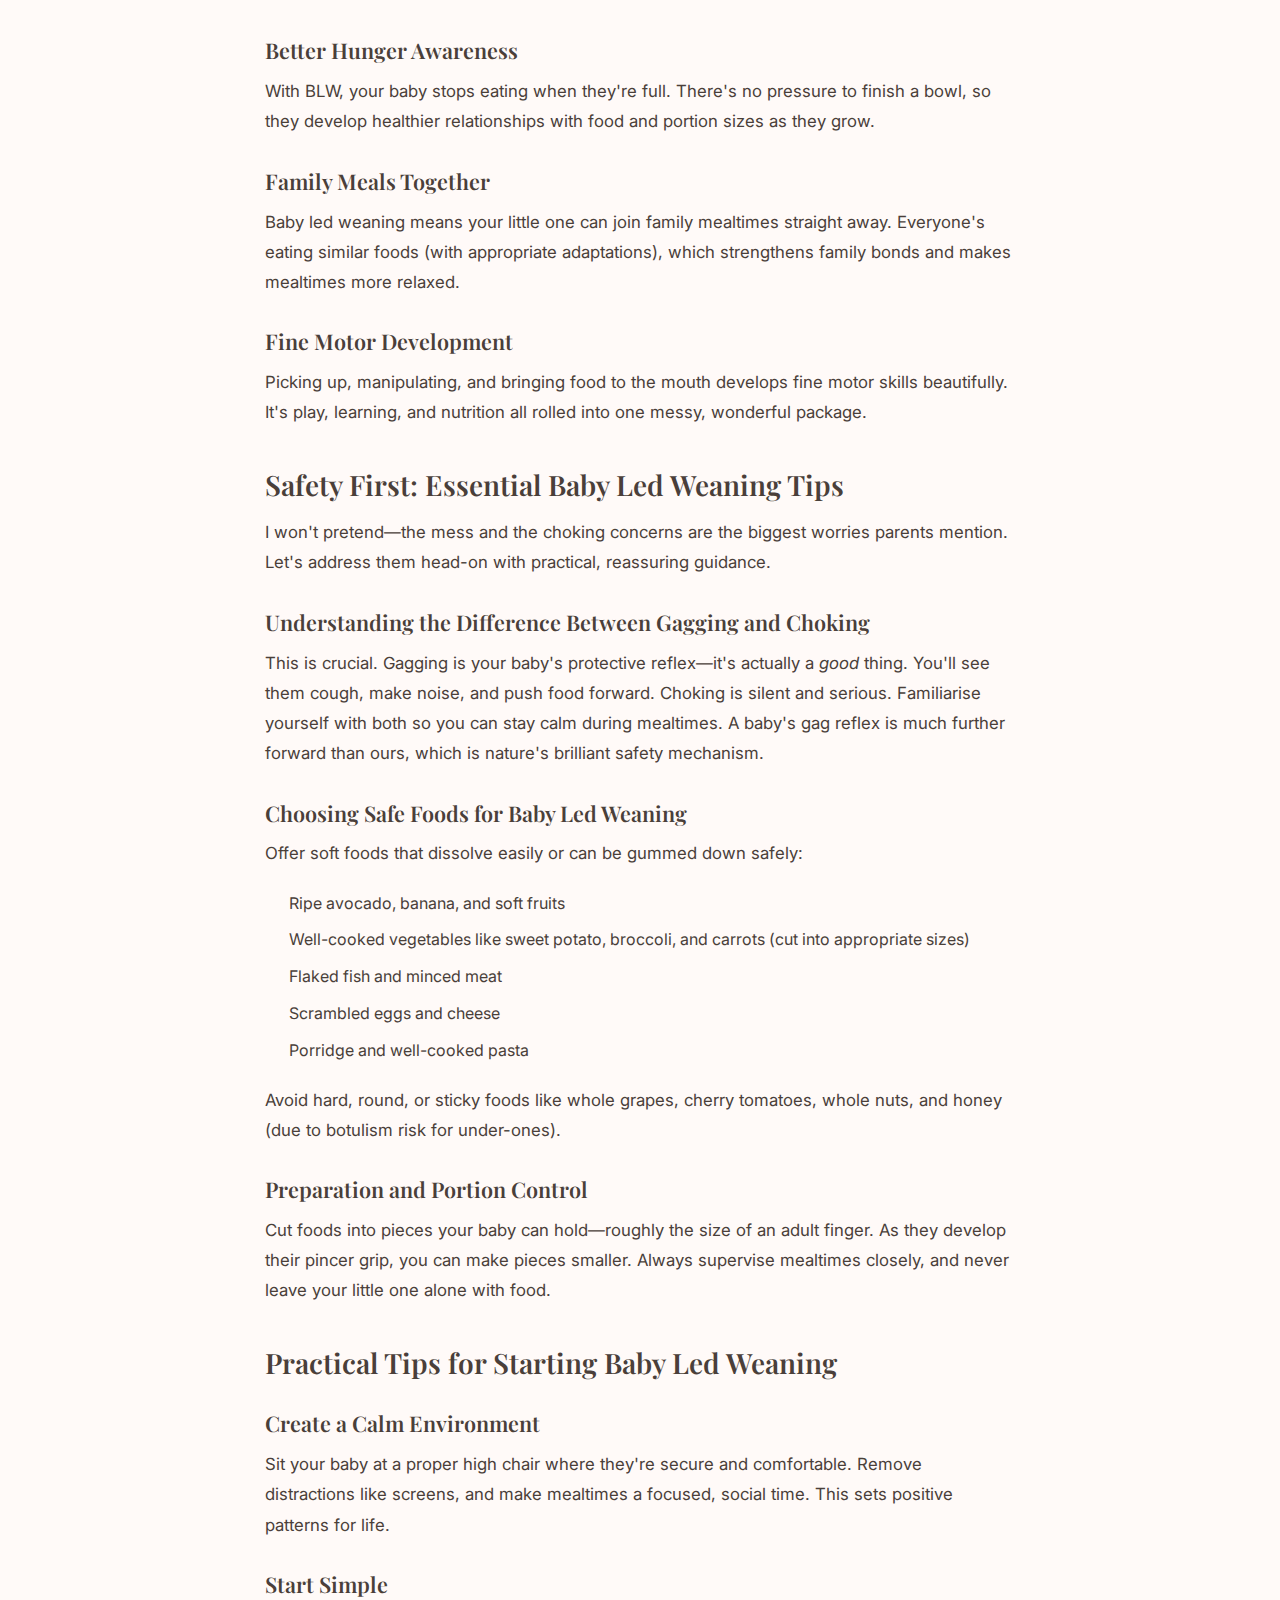
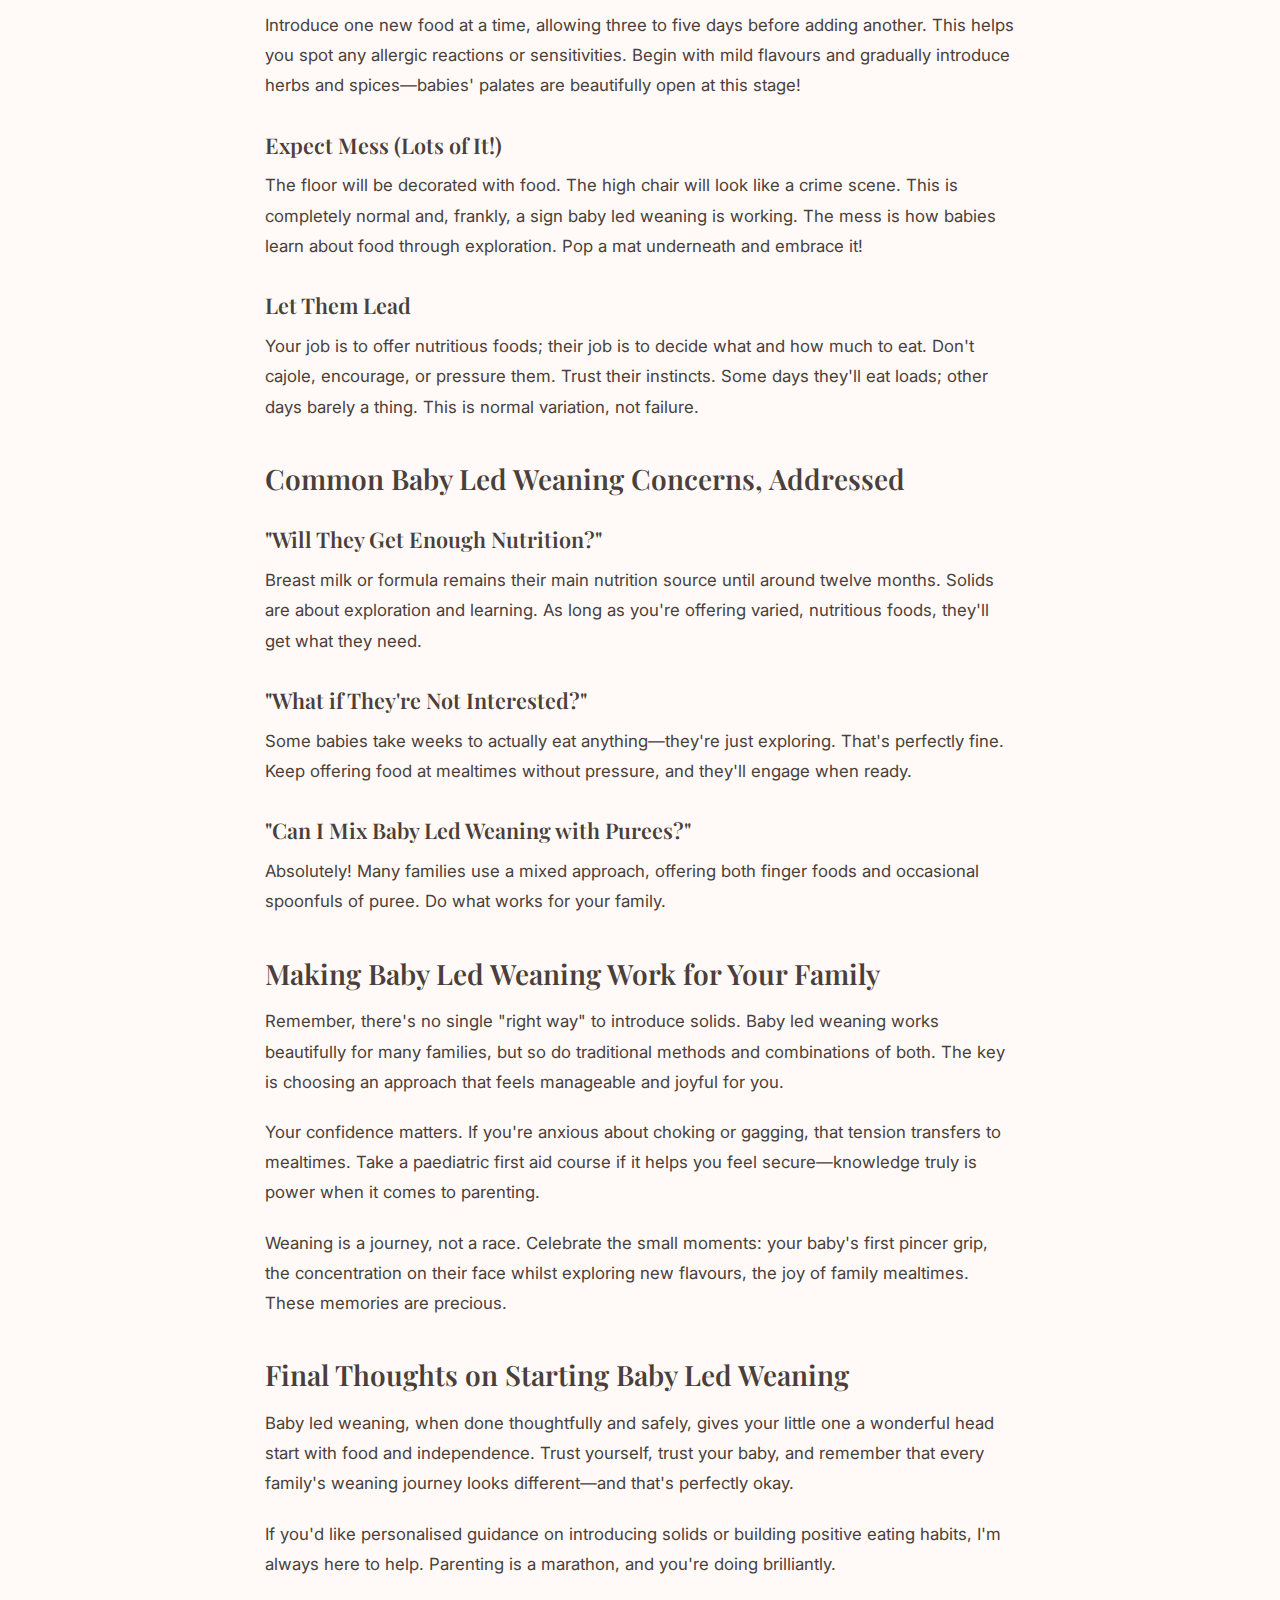
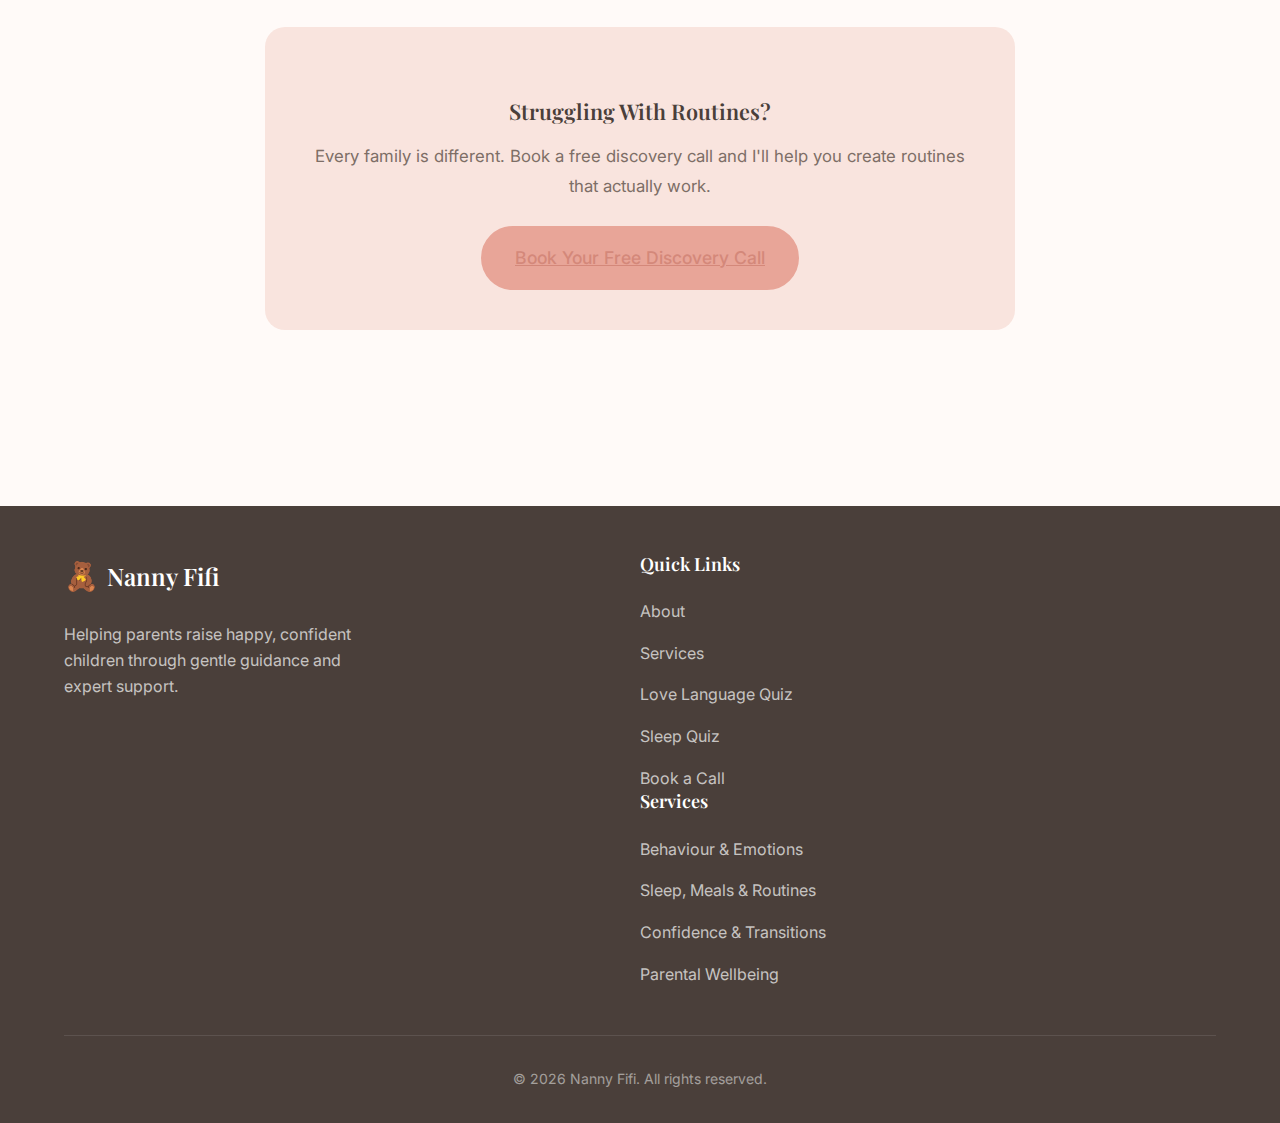
<file: blog/baby-led-weaning-guide.html>
<!DOCTYPE html>
<html lang="en-GB">
<head>
    <meta charset="UTF-8">
    <meta name="viewport" content="width=device-width, initial-scale=1.0">
    <script async src="https://www.googletagmanager.com/gtag/js?id=G-HJFNH2HBF2"></script>
    <script>window.dataLayer=window.dataLayer||[];function gtag(){dataLayer.push(arguments);}gtag('js',new Date());gtag('config','G-HJFNH2HBF2');</script>
    <meta name="description" content="Discover baby led weaning benefits, safety tips & practical guidance. Learn how to start BLW with your baby confidently.">
    <meta name="keywords" content="baby led weaning, BLW, starting solids, baby weaning, self-feeding baby, introducing solids">
    <meta name="robots" content="index, follow">
    <link rel="canonical" href="https://nannyfifi.com/blog/baby-led-weaning-guide.html">
    <meta property="og:type" content="article">
    <meta property="og:url" content="https://nannyfifi.com/blog/baby-led-weaning-guide.html">
    <meta property="og:title" content="Baby Led Weaning: A Complete Guide to Letting Your Little One Lead the Way | Nanny Fifi">
    <meta property="og:description" content="Discover baby led weaning benefits, safety tips & practical guidance. Learn how to start BLW with your baby confidently.">
    <meta property="og:image" content="https://nannyfifi.com/images/sofia-profile.jpg">
    <meta property="og:site_name" content="Nanny Fifi">
    <meta name="twitter:card" content="summary_large_image">
    <meta name="twitter:title" content="Baby Led Weaning: A Complete Guide to Letting Your Little One Lead the Way | Nanny Fifi">
    <meta name="twitter:description" content="Discover baby led weaning benefits, safety tips & practical guidance. Learn how to start BLW with your baby confidently.">
    <meta name="twitter:image" content="https://nannyfifi.com/images/sofia-profile.jpg">
    <title>Baby Led Weaning: A Complete Guide to Letting Your Little One Lead the Way | Nanny Fifi</title>
    <link rel="preconnect" href="https://fonts.googleapis.com">
    <link rel="preconnect" href="https://fonts.gstatic.com" crossorigin>
    <link href="https://fonts.googleapis.com/css2?family=Playfair+Display:wght@400;500;600;700&family=Inter:wght@300;400;500;600&display=swap" rel="stylesheet">
    <link rel="stylesheet" href="../styles.css">
    <link rel="icon" type="image/jpeg" href="../images/logo.webp">
    <script type="application/ld+json">
    {"@context":"https://schema.org","@type":"Article","headline":"Baby Led Weaning: A Complete Guide to Letting Your Little One Lead the Way","author":{"@type":"Person","name":"Sofia Kavouri","jobTitle":"Parent Coach","url":"https://nannyfifi.com"},"publisher":{"@type":"Organization","name":"Nanny Fifi","url":"https://nannyfifi.com"},"datePublished":"2026-03-29","dateModified":"2026-03-29","description":"Discover baby led weaning benefits, safety tips & practical guidance. Learn how to start BLW with your baby confidently.","mainEntityOfPage":"https://nannyfifi.com/blog/baby-led-weaning-guide.html"}
    </script>
    <script type="application/ld+json">
    {"@context":"https://schema.org","@type":"BreadcrumbList","itemListElement":[{"@type":"ListItem","position":1,"name":"Home","item":"https://nannyfifi.com/"},{"@type":"ListItem","position":2,"name":"Articles","item":"https://nannyfifi.com/blog/"},{"@type":"ListItem","position":3,"name":"Baby Led Weaning: A Complete Guide to Letting Your Little One Lead the Way","item":"https://nannyfifi.com/blog/baby-led-weaning-guide.html"}]}
    </script>
    <style>
        .article-hero{padding:120px 0 60px;background:linear-gradient(135deg,var(--color-bg) 0%,var(--color-secondary) 100%)}
        .article-hero .back-link{display:inline-block;margin-bottom:1.5rem;color:var(--color-primary-dark);text-decoration:none;font-weight:500}
        .article-hero .back-link:hover{text-decoration:underline}
        .article-hero h1{font-family:var(--font-heading);font-size:2.5rem;color:var(--color-text);margin-bottom:1rem}
        .article-meta{color:var(--color-text-light);font-size:.95rem}
        .article-body{padding:3rem 0;max-width:750px;margin:0 auto}
        .article-body h2{font-family:var(--font-heading);font-size:1.75rem;color:var(--color-text);margin:2.5rem 0 1rem}
        .article-body h3{font-family:var(--font-heading);font-size:1.35rem;color:var(--color-text);margin:2rem 0 .75rem}
        .article-body p{color:var(--color-text);line-height:1.8;margin-bottom:1.25rem;font-size:1.05rem}
        .article-body ul,.article-body ol{color:var(--color-text);line-height:1.8;margin-bottom:1.25rem;padding-left:1.5rem}
        .article-body li{margin-bottom:.5rem}
        .article-body strong{color:var(--color-text)}
        .article-body a{color:var(--color-primary-dark);text-decoration:underline}
        .article-body a:hover{color:var(--color-primary)}
        .article-cta{background:var(--color-secondary);border-radius:var(--radius-lg);padding:2.5rem;text-align:center;margin:3rem 0}
        .article-cta h3{font-family:var(--font-heading);margin-bottom:1rem}
        .article-cta p{color:var(--color-text-light);margin-bottom:1.5rem}
    </style>
</head>
<body>
    <nav class="navbar"><div class="container nav-container">
        <a href="../index.html" class="logo"><img src="../images/logo.webp" alt="Nanny Fifi" class="logo-img"><span class="logo-text">Nanny Fifi</span></a>
        <button class="mobile-menu-btn" aria-label="Toggle menu"><span></span><span></span><span></span></button>
        <ul class="nav-links">
            <li><a href="../index.html#about">About</a></li>
            <li><a href="../index.html#services">Services</a></li>
            <li><a href="../shop.html">Shop</a></li>
            <li><a href="../love-language-quiz.html">Love Language Quiz</a></li>
            <li><a href="../sleep-quiz.html">Sleep Quiz</a></li>
            <li><a href="../index.html#testimonials">Testimonials</a></li>
            <li><a href="../index.html#book" class="btn btn-primary nav-cta">Book a Call</a></li>
        </ul>
    </div></nav>
    <header class="article-hero"><div class="container">
        <a href="../index.html" class="back-link">&larr; Back to Home</a>
        <h1>Baby Led Weaning: A Complete Guide to Letting Your Little One Lead the Way</h1>
        <div class="article-meta"><span>By Sofia Kavouri</span> &middot; <span>March 2026</span> &middot; <span>6 min read</span></div>
    </div></header>
    <main class="section"><div class="container"><div class="article-body">
        <h2>What is Baby Led Weaning?</h2>
<p>Baby led weaning, often abbreviated as BLW, is an approach to introducing solid foods that puts your little one firmly in the driving seat. Rather than spoon-feeding purees, you're offering age-appropriate finger foods and letting your baby self-feed from the start. It's quite a shift from traditional weaning methods, and I completely understand why many parents find it refreshing—and occasionally a bit nerve-wracking!</p>
<p>The philosophy behind baby led weaning is beautifully simple: your baby knows how much they need to eat. By allowing them to explore food at their own pace, you're respecting their natural hunger and fullness cues whilst building positive relationships with eating from day one.</p>

<h2>When to Start Baby Led Weaning</h2>
<p>Timing is everything when it comes to introducing solids. Most babies are ready for baby led weaning around six months old, though every child develops at their own pace. Before you start, look for these key developmental signs:</p>
<ul>
<li>Your baby can sit upright with minimal support</li>
<li>They've lost the tongue-thrust reflex (that automatic pushing out of food)</li>
<li>They're showing genuine interest in food—reaching for your plate or watching you eat intently</li>
<li>They can pick things up with a raking or pincer grip</li>
</ul>
<p>Never rush the process. If your little one isn't showing these signs by seven or eight months, that's absolutely fine. All babies develop differently, and there's no medal for starting early!</p>

<h2>The Benefits of Baby Led Weaning</h2>
<p>Over my fifteen years working with families, I've seen the genuine advantages of baby led weaning when approached thoughtfully:</p>

<h3>Independence and Confidence</h3>
<p>When babies feed themselves, they're learning autonomy from the very beginning. They're making choices about what to eat and how much, which builds confidence and a sense of control over their own bodies.</p>

<h3>Better Hunger Awareness</h3>
<p>With BLW, your baby stops eating when they're full. There's no pressure to finish a bowl, so they develop healthier relationships with food and portion sizes as they grow.</p>

<h3>Family Meals Together</h3>
<p>Baby led weaning means your little one can join family mealtimes straight away. Everyone's eating similar foods (with appropriate adaptations), which strengthens family bonds and makes mealtimes more relaxed.</p>

<h3>Fine Motor Development</h3>
<p>Picking up, manipulating, and bringing food to the mouth develops fine motor skills beautifully. It's play, learning, and nutrition all rolled into one messy, wonderful package.</p>

<h2>Safety First: Essential Baby Led Weaning Tips</h2>
<p>I won't pretend—the mess and the choking concerns are the biggest worries parents mention. Let's address them head-on with practical, reassuring guidance.</p>

<h3>Understanding the Difference Between Gagging and Choking</h3>
<p>This is crucial. Gagging is your baby's protective reflex—it's actually a <em>good</em> thing. You'll see them cough, make noise, and push food forward. Choking is silent and serious. Familiarise yourself with both so you can stay calm during mealtimes. A baby's gag reflex is much further forward than ours, which is nature's brilliant safety mechanism.</p>

<h3>Choosing Safe Foods for Baby Led Weaning</h3>
<p>Offer soft foods that dissolve easily or can be gummed down safely:</p>
<ul>
<li>Ripe avocado, banana, and soft fruits</li>
<li>Well-cooked vegetables like sweet potato, broccoli, and carrots (cut into appropriate sizes)</li>
<li>Flaked fish and minced meat</li>
<li>Scrambled eggs and cheese</li>
<li>Porridge and well-cooked pasta</li>
</ul>
<p>Avoid hard, round, or sticky foods like whole grapes, cherry tomatoes, whole nuts, and honey (due to botulism risk for under-ones).</p>

<h3>Preparation and Portion Control</h3>
<p>Cut foods into pieces your baby can hold—roughly the size of an adult finger. As they develop their pincer grip, you can make pieces smaller. Always supervise mealtimes closely, and never leave your little one alone with food.</p>

<h2>Practical Tips for Starting Baby Led Weaning</h2>

<h3>Create a Calm Environment</h3>
<p>Sit your baby at a proper high chair where they're secure and comfortable. Remove distractions like screens, and make mealtimes a focused, social time. This sets positive patterns for life.</p>

<h3>Start Simple</h3>
<p>Introduce one new food at a time, allowing three to five days before adding another. This helps you spot any allergic reactions or sensitivities. Begin with mild flavours and gradually introduce herbs and spices—babies' palates are beautifully open at this stage!</p>

<h3>Expect Mess (Lots of It!)</h3>
<p>The floor will be decorated with food. The high chair will look like a crime scene. This is completely normal and, frankly, a sign baby led weaning is working. The mess is how babies learn about food through exploration. Pop a mat underneath and embrace it!</p>

<h3>Let Them Lead</h3>
<p>Your job is to offer nutritious foods; their job is to decide what and how much to eat. Don't cajole, encourage, or pressure them. Trust their instincts. Some days they'll eat loads; other days barely a thing. This is normal variation, not failure.</p>

<h2>Common Baby Led Weaning Concerns, Addressed</h2>

<h3>"Will They Get Enough Nutrition?"</h3>
<p>Breast milk or formula remains their main nutrition source until around twelve months. Solids are about exploration and learning. As long as you're offering varied, nutritious foods, they'll get what they need.</p>

<h3>"What if They're Not Interested?"</h3>
<p>Some babies take weeks to actually eat anything—they're just exploring. That's perfectly fine. Keep offering food at mealtimes without pressure, and they'll engage when ready.</p>

<h3>"Can I Mix Baby Led Weaning with Purees?"</h3>
<p>Absolutely! Many families use a mixed approach, offering both finger foods and occasional spoonfuls of puree. Do what works for your family.</p>

<h2>Making Baby Led Weaning Work for Your Family</h2>
<p>Remember, there's no single "right way" to introduce solids. Baby led weaning works beautifully for many families, but so do traditional methods and combinations of both. The key is choosing an approach that feels manageable and joyful for you.</p>
<p>Your confidence matters. If you're anxious about choking or gagging, that tension transfers to mealtimes. Take a paediatric first aid course if it helps you feel secure—knowledge truly is power when it comes to parenting.</p>
<p>Weaning is a journey, not a race. Celebrate the small moments: your baby's first pincer grip, the concentration on their face whilst exploring new flavours, the joy of family mealtimes. These memories are precious.</p>

<h2>Final Thoughts on Starting Baby Led Weaning</h2>
<p>Baby led weaning, when done thoughtfully and safely, gives your little one a wonderful head start with food and independence. Trust yourself, trust your baby, and remember that every family's weaning journey looks different—and that's perfectly okay.</p>
<p>If you'd like personalised guidance on introducing solids or building positive eating habits, I'm always here to help. Parenting is a marathon, and you're doing brilliantly.</p>
        <div class="article-cta">
            <h3>Struggling With Routines?</h3>
            <p>Every family is different. Book a free discovery call and I'll help you create routines that actually work.</p>
            <a href="../index.html#book" class="btn btn-primary btn-large">Book Your Free Discovery Call</a>
        </div>
    </div></div></main>
    <footer class="footer"><div class="container"><div class="footer-content">
        <div class="footer-brand"><a href="../index.html" class="logo"><span class="logo-icon">&#x1f9f8;</span><span class="logo-text">Nanny Fifi</span></a><p>Helping parents raise happy, confident children through gentle guidance and expert support.</p></div>
        <div class="footer-links">
            <div class="footer-column"><h4>Quick Links</h4><ul><li><a href="../index.html#about">About</a></li><li><a href="../index.html#services">Services</a></li><li><a href="../love-language-quiz.html">Love Language Quiz</a></li><li><a href="../sleep-quiz.html">Sleep Quiz</a></li><li><a href="../index.html#book">Book a Call</a></li></ul></div>
            <div class="footer-column"><h4>Services</h4><ul><li><a href="../behaviour-emotions.html">Behaviour & Emotions</a></li><li><a href="../routines-daily-life.html">Sleep, Meals & Routines</a></li><li><a href="../confidence-transitions.html">Confidence & Transitions</a></li><li><a href="../parental-wellbeing.html">Parental Wellbeing</a></li></ul></div>
        </div>
    </div><div class="footer-bottom"><p>&copy; 2024 Nanny Fifi. All rights reserved.</p></div></div></footer>
    <script src="../script.js"></script>
    <div id="cookie-consent" style="display:none;position:fixed;bottom:0;left:0;right:0;background:#4A3F3A;color:#fff;padding:1rem 1.5rem;z-index:10000;font-family:'Inter',sans-serif;font-size:.9rem"><div style="max-width:1200px;margin:0 auto;display:flex;align-items:center;justify-content:space-between;flex-wrap:wrap;gap:.75rem"><p style="margin:0;flex:1;min-width:250px">We use cookies to analyse site traffic and improve your experience. By clicking "Accept", you consent to our use of cookies.</p><div style="display:flex;gap:.5rem"><button onclick="acceptCookies()" style="background:#E8A598;color:#4A3F3A;border:none;padding:.5rem 1.25rem;border-radius:6px;cursor:pointer;font-weight:600;font-size:.85rem">Accept</button><button onclick="declineCookies()" style="background:transparent;color:#fff;border:1px solid #fff;padding:.5rem 1.25rem;border-radius:6px;cursor:pointer;font-weight:600;font-size:.85rem">Decline</button></div></div></div>
    <script>function acceptCookies(){document.cookie="cookie_consent=accepted;path=/;max-age=31536000";document.getElementById('cookie-consent').style.display='none';}function declineCookies(){document.cookie="cookie_consent=declined;path=/;max-age=31536000";document.getElementById('cookie-consent').style.display='none';window['ga-disable-G-HJFNH2HBF2']=true;}(function(){var c=document.cookie.match(/cookie_consent=([^;]+)/);if(c){if(c[1]==='declined')window['ga-disable-G-HJFNH2HBF2']=true;}else{document.getElementById('cookie-consent').style.display='block';}})();</script>
</body>
</html>
</file>
<file: styles.css>
/* ===== CSS Variables ===== */
:root {
    /* Warm & Nurturing Color Palette */
    --color-primary: #E8A598;        /* Soft coral/peach */
    --color-primary-dark: #D4887A;   /* Darker coral */
    --color-primary-light: #F5D5CE;  /* Light peach */
    --color-secondary: #F9E4DE;      /* Cream pink */
    --color-accent: #C4A484;         /* Warm tan */

    /* Neutrals */
    --color-bg: #FFFAF8;             /* Warm white */
    --color-bg-alt: #FFF5F1;         /* Slightly darker warm white */
    --color-text: #4A3F3A;           /* Warm dark brown */
    --color-text-light: #7D6E66;     /* Light brown */
    --color-text-lighter: #A69890;   /* Even lighter brown */
    --color-white: #FFFFFF;

    /* Functional */
    --color-success: #9BC4A9;        /* Soft sage green */
    --color-star: #F5C563;           /* Warm gold */

    /* Typography */
    --font-heading: 'Playfair Display', Georgia, serif;
    --font-body: 'Inter', -apple-system, BlinkMacSystemFont, sans-serif;

    /* Spacing */
    --spacing-xs: 0.5rem;
    --spacing-sm: 1rem;
    --spacing-md: 1.5rem;
    --spacing-lg: 2rem;
    --spacing-xl: 3rem;
    --spacing-2xl: 5rem;

    /* Border Radius */
    --radius-sm: 8px;
    --radius-md: 12px;
    --radius-lg: 20px;
    --radius-full: 9999px;

    /* Shadows */
    --shadow-sm: 0 2px 8px rgba(74, 63, 58, 0.08);
    --shadow-md: 0 4px 16px rgba(74, 63, 58, 0.1);
    --shadow-lg: 0 8px 32px rgba(74, 63, 58, 0.12);
    --shadow-xl: 0 16px 48px rgba(74, 63, 58, 0.15);

    /* Transitions */
    --transition-fast: 0.2s ease;
    --transition-normal: 0.3s ease;
}

/* ===== Reset & Base ===== */
*, *::before, *::after {
    box-sizing: border-box;
    margin: 0;
    padding: 0;
}

html {
    scroll-behavior: smooth;
    font-size: 16px;
}

body {
    font-family: var(--font-body);
    color: var(--color-text);
    background: var(--color-bg);
    line-height: 1.6;
    -webkit-font-smoothing: antialiased;
}

img {
    max-width: 100%;
    height: auto;
    display: block;
}

a {
    color: var(--color-primary-dark);
    text-decoration: none;
    transition: color var(--transition-fast);
}

a:hover {
    color: var(--color-primary);
}

ul {
    list-style: none;
}

/* ===== Typography ===== */
h1, h2, h3, h4, h5, h6 {
    font-family: var(--font-heading);
    color: var(--color-text);
    line-height: 1.2;
    font-weight: 600;
}

h1 { font-size: clamp(2.5rem, 5vw, 4rem); }
h2 { font-size: clamp(2rem, 4vw, 3rem); }
h3 { font-size: clamp(1.25rem, 2.5vw, 1.5rem); }
h4 { font-size: 1.125rem; }

p {
    margin-bottom: 1rem;
}

/* ===== Container ===== */
.container {
    width: 100%;
    max-width: 1200px;
    margin: 0 auto;
    padding: 0 var(--spacing-md);
}

/* ===== Buttons ===== */
.btn {
    display: inline-flex;
    align-items: center;
    justify-content: center;
    gap: var(--spacing-xs);
    padding: 0.875rem 1.75rem;
    font-family: var(--font-body);
    font-size: 1rem;
    font-weight: 500;
    border-radius: var(--radius-full);
    border: 2px solid transparent;
    cursor: pointer;
    transition: all var(--transition-normal);
    text-decoration: none;
    white-space: nowrap;
}

.btn-primary {
    background: var(--color-primary);
    color: var(--color-white);
    border-color: var(--color-primary);
}

.btn-primary:hover {
    background: var(--color-primary-dark);
    border-color: var(--color-primary-dark);
    color: var(--color-white);
    transform: translateY(-2px);
    box-shadow: var(--shadow-md);
}

.btn-secondary {
    background: transparent;
    color: var(--color-text);
    border-color: var(--color-text);
}

.btn-secondary:hover {
    background: var(--color-text);
    color: var(--color-white);
    transform: translateY(-2px);
}

.btn-large {
    padding: 1rem 2rem;
    font-size: 1.1rem;
}

.btn-block {
    width: 100%;
}

/* ===== Navigation ===== */
.navbar {
    position: fixed;
    top: 0;
    left: 0;
    right: 0;
    z-index: 1000;
    background: rgba(255, 250, 248, 0.95);
    backdrop-filter: blur(10px);
    padding: var(--spacing-sm) 0;
    transition: all var(--transition-normal);
}

.navbar.scrolled {
    box-shadow: var(--shadow-sm);
}

.nav-container {
    display: flex;
    align-items: center;
    justify-content: space-between;
}

.logo {
    display: flex;
    align-items: center;
    gap: var(--spacing-xs);
}

.logo-icon {
    font-size: 1.75rem;
}

.logo-text {
    font-family: var(--font-heading);
    font-size: 1.5rem;
    font-weight: 600;
    color: var(--color-text);
}

.nav-links {
    display: flex;
    align-items: center;
    gap: var(--spacing-lg);
}

.nav-links a {
    color: var(--color-text-light);
    font-weight: 500;
    transition: color var(--transition-fast);
}

.nav-links a:hover {
    color: var(--color-primary-dark);
}

.nav-cta {
    padding: 0.625rem 1.25rem !important;
}

/* Mobile Menu Button */
.mobile-menu-btn {
    display: none;
    flex-direction: column;
    gap: 5px;
    background: none;
    border: none;
    cursor: pointer;
    padding: 8px;
}

.mobile-menu-btn span {
    display: block;
    width: 24px;
    height: 2px;
    background: var(--color-text);
    border-radius: 2px;
    transition: all var(--transition-fast);
}

/* ===== Hero Section ===== */
.hero {
    position: relative;
    min-height: 100vh;
    display: flex;
    align-items: center;
    padding-top: 80px;
    overflow: hidden;
}

.hero-bg {
    position: absolute;
    inset: 0;
    background: linear-gradient(135deg, var(--color-secondary) 0%, var(--color-primary-light) 100%);
    z-index: -1;
}

.hero-content {
    display: grid;
    grid-template-columns: 1fr 1fr;
    gap: var(--spacing-xl);
    align-items: center;
    padding: var(--spacing-2xl) 0;
}

.hero-tagline {
    display: inline-block;
    padding: var(--spacing-xs) var(--spacing-md);
    background: var(--color-white);
    border-radius: var(--radius-full);
    font-size: 0.875rem;
    font-weight: 500;
    color: var(--color-primary-dark);
    margin-bottom: var(--spacing-md);
}

.hero h1 {
    margin-bottom: var(--spacing-md);
}

.hero h1 .highlight {
    color: var(--color-primary-dark);
    position: relative;
}

.hero h1 .highlight::after {
    content: '';
    position: absolute;
    bottom: 8px;
    left: 0;
    right: 0;
    height: 12px;
    background: var(--color-primary-light);
    z-index: -1;
    border-radius: 4px;
}

.hero-description {
    font-size: 1.125rem;
    color: var(--color-text-light);
    margin-bottom: var(--spacing-lg);
    max-width: 500px;
}

.hero-cta {
    display: flex;
    gap: var(--spacing-sm);
    flex-wrap: wrap;
    margin-bottom: var(--spacing-lg);
}

.hero-trust {
    display: flex;
    flex-wrap: wrap;
    gap: var(--spacing-md);
}

.trust-item {
    display: flex;
    align-items: center;
    gap: var(--spacing-xs);
    font-size: 0.875rem;
    color: var(--color-text-light);
}

.trust-icon {
    color: var(--color-success);
    font-weight: bold;
}

.hero-image {
    display: flex;
    justify-content: center;
}

.hero-image-container {
    position: relative;
    width: 100%;
    max-width: 450px;
}

.hero-shape {
    position: absolute;
    inset: -20px;
    background: var(--color-white);
    border-radius: 60% 40% 50% 50% / 50% 50% 50% 50%;
    z-index: -1;
    opacity: 0.5;
}

.hero-placeholder, .about-placeholder {
    aspect-ratio: 4/5;
    background: var(--color-white);
    border-radius: var(--radius-lg);
    display: flex;
    flex-direction: column;
    align-items: center;
    justify-content: center;
    gap: var(--spacing-sm);
    box-shadow: var(--shadow-lg);
    border: 3px dashed var(--color-primary-light);
}

.placeholder-emoji {
    font-size: 4rem;
}

.hero-placeholder p, .about-placeholder p {
    color: var(--color-text-lighter);
    font-size: 0.875rem;
}

.hero-wave {
    position: absolute;
    bottom: 0;
    left: 0;
    right: 0;
    z-index: 1;
    pointer-events: none;
}

.hero-wave svg {
    display: block;
    width: 100%;
    height: 80px;
}

.hero-content {
    position: relative;
    z-index: 2;
    padding-bottom: 100px;
}

/* ===== Sections ===== */
.section {
    padding: var(--spacing-2xl) 0;
}

.section-alt {
    background: var(--color-bg-alt);
}

.section-header {
    text-align: center;
    margin-bottom: var(--spacing-xl);
    max-width: 700px;
    margin-left: auto;
    margin-right: auto;
}

.section-tagline {
    display: inline-block;
    padding: var(--spacing-xs) var(--spacing-md);
    background: var(--color-primary-light);
    border-radius: var(--radius-full);
    font-size: 0.875rem;
    font-weight: 500;
    color: var(--color-primary-dark);
    margin-bottom: var(--spacing-sm);
}

.section-title {
    margin-bottom: var(--spacing-sm);
}

.section-subtitle {
    color: var(--color-text-light);
    font-size: 1.125rem;
}

/* ===== About Section ===== */
.about-content {
    display: grid;
    grid-template-columns: 1fr 1fr;
    gap: var(--spacing-xl);
    align-items: center;
}

.about-image-container {
    position: relative;
}

.about-placeholder {
    aspect-ratio: 3/4;
    max-width: 400px;
}

.about-badge {
    position: absolute;
    bottom: -20px;
    right: -20px;
    background: var(--color-primary);
    color: var(--color-white);
    padding: var(--spacing-md);
    border-radius: var(--radius-md);
    text-align: center;
    box-shadow: var(--shadow-md);
}

.badge-number {
    display: block;
    font-family: var(--font-heading);
    font-size: 2rem;
    font-weight: 700;
}

.badge-text {
    font-size: 0.75rem;
    text-transform: uppercase;
    letter-spacing: 1px;
}

.about-text .section-tagline {
    margin-bottom: var(--spacing-sm);
}

.about-description {
    color: var(--color-text-light);
    margin-bottom: var(--spacing-md);
}

/* Credentials */
.credentials {
    margin: var(--spacing-lg) 0;
}

.credentials h4 {
    margin-bottom: var(--spacing-sm);
    color: var(--color-text);
}

.credentials-list {
    display: flex;
    flex-wrap: wrap;
    gap: var(--spacing-xs);
}

.credential-tag {
    display: inline-block;
    padding: 0.375rem 0.75rem;
    background: var(--color-primary-light);
    color: var(--color-primary-dark);
    border-radius: var(--radius-full);
    font-size: 0.8125rem;
    font-weight: 500;
}

.about-stats {
    display: flex;
    gap: var(--spacing-xl);
    margin-top: var(--spacing-lg);
    padding-top: var(--spacing-lg);
    border-top: 1px solid var(--color-primary-light);
}

.stat {
    text-align: center;
}

.stat-number {
    display: block;
    font-family: var(--font-heading);
    font-size: 2rem;
    font-weight: 700;
    color: var(--color-primary-dark);
}

.stat-label {
    font-size: 0.875rem;
    color: var(--color-text-light);
}

/* ===== Services Section ===== */
.services-grid {
    display: grid;
    grid-template-columns: repeat(4, 1fr);
    gap: var(--spacing-lg);
}

.service-card {
    position: relative;
    background: var(--color-white);
    padding: var(--spacing-lg);
    border-radius: var(--radius-lg);
    box-shadow: var(--shadow-sm);
    transition: all var(--transition-normal);
}

.service-card:hover {
    transform: translateY(-8px);
    box-shadow: var(--shadow-lg);
}

.service-card.clickable {
    text-decoration: none;
    color: inherit;
    cursor: pointer;
}

.service-link {
    display: inline-block;
    margin-top: var(--spacing-md);
    color: var(--color-primary-dark);
    font-weight: 500;
    transition: all var(--transition-fast);
}

.service-card:hover .service-link {
    color: var(--color-primary);
    transform: translateX(4px);
}

.service-card.featured {
    border: 2px solid var(--color-primary);
}

.service-badge {
    position: absolute;
    top: -12px;
    right: 20px;
    background: var(--color-primary);
    color: var(--color-white);
    padding: var(--spacing-xs) var(--spacing-md);
    border-radius: var(--radius-full);
    font-size: 0.75rem;
    font-weight: 600;
}

.service-icon {
    font-size: 2.5rem;
    margin-bottom: var(--spacing-md);
}

.service-card h3 {
    margin-bottom: var(--spacing-sm);
}

.service-card p {
    color: var(--color-text-light);
    font-size: 0.9375rem;
    margin-bottom: var(--spacing-md);
}

.service-features {
    font-size: 0.875rem;
}

.service-features li {
    padding: var(--spacing-xs) 0;
    color: var(--color-text-light);
    display: flex;
    align-items: center;
    gap: var(--spacing-xs);
}

.service-features li::before {
    content: '✓';
    color: var(--color-success);
    font-weight: bold;
}

/* ===== How It Works ===== */
.steps-container {
    margin-bottom: var(--spacing-xl);
}

.steps {
    display: grid;
    grid-template-columns: repeat(4, 1fr);
    gap: var(--spacing-lg);
    position: relative;
}

/* Connection line between steps */
.steps::before {
    content: '';
    position: absolute;
    top: 30px;
    left: 10%;
    right: 10%;
    height: 2px;
    background: var(--color-primary-light);
    z-index: 0;
}

.step {
    display: flex;
    flex-direction: column;
    align-items: center;
    text-align: center;
    position: relative;
    z-index: 1;
}

.step-number {
    width: 60px;
    height: 60px;
    background: var(--color-primary);
    color: var(--color-white);
    border-radius: 50%;
    display: flex;
    align-items: center;
    justify-content: center;
    font-family: var(--font-heading);
    font-size: 1.5rem;
    font-weight: 700;
    margin-bottom: var(--spacing-md);
    flex-shrink: 0;
}

.step-content h3 {
    margin-bottom: var(--spacing-xs);
}

.step-content p {
    color: var(--color-text-light);
    font-size: 0.9375rem;
    margin: 0;
}

.cta-center {
    text-align: center;
}

/* ===== Testimonials ===== */
.testimonials-grid {
    display: grid;
    grid-template-columns: repeat(3, 1fr);
    gap: var(--spacing-lg);
}

.testimonial-card {
    background: var(--color-white);
    padding: var(--spacing-lg);
    border-radius: var(--radius-lg);
    box-shadow: var(--shadow-sm);
}

.testimonial-stars {
    color: var(--color-star);
    font-size: 1.125rem;
    margin-bottom: var(--spacing-sm);
    letter-spacing: 2px;
}

.testimonial-text {
    font-style: italic;
    color: var(--color-text-light);
    margin-bottom: var(--spacing-md);
    line-height: 1.7;
}

.testimonial-author {
    display: flex;
    align-items: center;
    gap: var(--spacing-sm);
}

.author-avatar {
    width: 48px;
    height: 48px;
    background: var(--color-primary-light);
    color: var(--color-primary-dark);
    border-radius: 50%;
    display: flex;
    align-items: center;
    justify-content: center;
    font-weight: 600;
    font-size: 1.125rem;
}

.author-info {
    display: flex;
    flex-direction: column;
}

.author-name {
    font-weight: 600;
    color: var(--color-text);
}

.author-detail {
    font-size: 0.875rem;
    color: var(--color-text-lighter);
}

/* ===== Pricing ===== */
.pricing-grid {
    display: grid;
    grid-template-columns: repeat(3, 1fr);
    gap: var(--spacing-lg);
    align-items: start;
}

.pricing-card {
    position: relative;
    background: var(--color-white);
    padding: var(--spacing-lg);
    border-radius: var(--radius-lg);
    box-shadow: var(--shadow-sm);
    text-align: center;
}

.pricing-card.featured {
    border: 2px solid var(--color-primary);
    transform: scale(1.05);
    box-shadow: var(--shadow-lg);
}

.pricing-badge {
    position: absolute;
    top: -12px;
    left: 50%;
    transform: translateX(-50%);
    background: var(--color-primary);
    color: var(--color-white);
    padding: var(--spacing-xs) var(--spacing-md);
    border-radius: var(--radius-full);
    font-size: 0.75rem;
    font-weight: 600;
    white-space: nowrap;
}

.pricing-card h3 {
    margin-bottom: var(--spacing-sm);
}

.price {
    margin-bottom: var(--spacing-sm);
}

.price-currency {
    font-size: 1.5rem;
    color: var(--color-text-light);
    vertical-align: top;
}

.price-amount {
    font-family: var(--font-heading);
    font-size: 3rem;
    font-weight: 700;
    color: var(--color-primary-dark);
}

.pricing-description {
    color: var(--color-text-light);
    font-size: 0.9375rem;
    margin-bottom: var(--spacing-md);
}

.pricing-features {
    text-align: left;
    margin-bottom: var(--spacing-lg);
}

.pricing-features li {
    padding: var(--spacing-xs) 0;
    color: var(--color-text-light);
    display: flex;
    align-items: center;
    gap: var(--spacing-xs);
}

.pricing-features li::before {
    content: '✓';
    color: var(--color-success);
    font-weight: bold;
}

.pricing-features li.highlight-save {
    color: var(--color-success);
    font-weight: 600;
}

.pricing-features li.highlight-save::before {
    content: '💰';
}

/* 4-Column Pricing Grid */
.pricing-grid-4 {
    grid-template-columns: repeat(4, 1fr);
    gap: var(--spacing-md);
    align-items: stretch;
}

.pricing-grid-4 .pricing-card {
    padding: var(--spacing-md);
    display: flex;
    flex-direction: column;
    height: 100%;
}

.pricing-grid-4 .pricing-card .pricing-features {
    flex-grow: 1;
}

.pricing-grid-4 .pricing-card.featured {
    transform: none;
    box-shadow: var(--shadow-sm);
}

.pricing-grid-4 .price-amount {
    font-size: 2.5rem;
}

@media (max-width: 1100px) {
    .pricing-grid-4 {
        grid-template-columns: repeat(2, 1fr);
    }
}

@media (max-width: 600px) {
    .pricing-grid-4 {
        grid-template-columns: 1fr;
    }
}

/* Currency Toggle */
.currency-toggle {
    display: flex;
    justify-content: center;
    gap: var(--spacing-xs);
    margin-top: var(--spacing-md);
}

.currency-btn {
    padding: 0.5rem 1rem;
    background: var(--color-white);
    border: 2px solid var(--color-primary-light);
    border-radius: var(--radius-full);
    font-family: var(--font-body);
    font-size: 0.875rem;
    font-weight: 500;
    color: var(--color-text-light);
    cursor: pointer;
    transition: all var(--transition-fast);
}

.currency-btn:hover {
    border-color: var(--color-primary);
    color: var(--color-primary-dark);
}

.currency-btn.active {
    background: var(--color-primary);
    border-color: var(--color-primary);
    color: var(--color-white);
}

/* ===== FAQ ===== */
.faq-list {
    max-width: 800px;
    margin: 0 auto;
}

.faq-item {
    background: var(--color-white);
    border-radius: var(--radius-md);
    margin-bottom: var(--spacing-sm);
    overflow: hidden;
    box-shadow: var(--shadow-sm);
}

.faq-question {
    width: 100%;
    display: flex;
    justify-content: space-between;
    align-items: center;
    padding: var(--spacing-md) var(--spacing-lg);
    background: none;
    border: none;
    font-family: var(--font-body);
    font-size: 1rem;
    font-weight: 500;
    color: var(--color-text);
    text-align: left;
    cursor: pointer;
    transition: all var(--transition-fast);
}

.faq-question:hover {
    background: var(--color-bg-alt);
}

.faq-icon {
    font-size: 1.5rem;
    color: var(--color-primary);
    transition: transform var(--transition-fast);
}

.faq-item.active .faq-icon {
    transform: rotate(45deg);
}

.faq-answer {
    max-height: 0;
    overflow: hidden;
    transition: max-height var(--transition-normal);
}

.faq-item.active .faq-answer {
    max-height: 300px;
}

.faq-answer p {
    padding: 0 var(--spacing-lg) var(--spacing-lg);
    color: var(--color-text-light);
}

/* ===== Booking Section ===== */
.booking {
    background: linear-gradient(135deg, var(--color-secondary) 0%, var(--color-primary-light) 100%);
}

.booking-content {
    display: grid;
    grid-template-columns: 1fr 1fr;
    gap: var(--spacing-xl);
    align-items: start;
}

.booking-text .section-tagline {
    background: var(--color-white);
}

.booking-description {
    color: var(--color-text-light);
    font-size: 1.0625rem;
    margin-bottom: var(--spacing-lg);
}

.booking-benefits {
    display: flex;
    flex-direction: column;
    gap: var(--spacing-sm);
}

.benefit {
    display: flex;
    align-items: center;
    gap: var(--spacing-sm);
    color: var(--color-text-light);
}

.benefit-icon {
    color: var(--color-success);
    font-weight: bold;
}

.booking-calendar {
    background: var(--color-white);
    border-radius: var(--radius-lg);
    overflow: hidden;
    box-shadow: var(--shadow-lg);
    min-height: 500px;
}

.calendly-placeholder {
    height: 100%;
    min-height: 500px;
    display: flex;
    align-items: center;
    justify-content: center;
}

.calendly-setup-notice {
    text-align: center;
    padding: var(--spacing-xl);
}

.setup-icon {
    font-size: 3rem;
    display: block;
    margin-bottom: var(--spacing-md);
}

.calendly-setup-notice h4 {
    margin-bottom: var(--spacing-sm);
}

.calendly-setup-notice p {
    color: var(--color-text-light);
    margin-bottom: var(--spacing-md);
}

/* ===== Contact Section ===== */
.contact-content {
    display: grid;
    grid-template-columns: 1fr 2fr;
    gap: var(--spacing-xl);
}

.contact-info {
    display: flex;
    flex-direction: column;
    gap: var(--spacing-lg);
}

.contact-item {
    display: flex;
    align-items: flex-start;
    gap: var(--spacing-md);
}

.contact-icon {
    font-size: 1.5rem;
}

.contact-item h4 {
    margin-bottom: var(--spacing-xs);
}

.contact-item a,
.contact-item p {
    color: var(--color-text-light);
    margin: 0;
}

.contact-form {
    background: var(--color-white);
    padding: var(--spacing-lg);
    border-radius: var(--radius-lg);
    box-shadow: var(--shadow-sm);
}

.form-group {
    margin-bottom: var(--spacing-md);
}

.form-group label {
    display: block;
    margin-bottom: var(--spacing-xs);
    font-weight: 500;
    color: var(--color-text);
}

.form-group input,
.form-group textarea {
    width: 100%;
    padding: 0.875rem 1rem;
    border: 2px solid var(--color-primary-light);
    border-radius: var(--radius-md);
    font-family: var(--font-body);
    font-size: 1rem;
    transition: border-color var(--transition-fast);
}

.form-group input:focus,
.form-group textarea:focus {
    outline: none;
    border-color: var(--color-primary);
}

.form-group textarea {
    resize: vertical;
}

/* ===== Footer ===== */
.footer {
    background: var(--color-text);
    color: var(--color-white);
    padding: var(--spacing-xl) 0 var(--spacing-lg);
}

.footer-content {
    display: grid;
    grid-template-columns: 2fr 1fr 1fr;
    gap: var(--spacing-xl);
    margin-bottom: var(--spacing-xl);
}

.footer-brand .logo {
    margin-bottom: var(--spacing-md);
}

.footer-brand .logo-text {
    color: var(--color-white);
}

.footer-brand p {
    color: rgba(255, 255, 255, 0.7);
    max-width: 300px;
}

.social-links {
    display: flex;
    gap: var(--spacing-sm);
    margin-top: var(--spacing-md);
}

.social-links a {
    width: 40px;
    height: 40px;
    background: rgba(255, 255, 255, 0.1);
    border-radius: 50%;
    display: flex;
    align-items: center;
    justify-content: center;
    color: var(--color-white);
    transition: all var(--transition-fast);
}

.social-links a:hover {
    background: var(--color-primary);
}

.social-links svg {
    width: 20px;
    height: 20px;
}

.footer-column h4 {
    color: var(--color-white);
    margin-bottom: var(--spacing-md);
}

.footer-column ul {
    display: flex;
    flex-direction: column;
    gap: var(--spacing-sm);
}

.footer-column a {
    color: rgba(255, 255, 255, 0.7);
}

.footer-column a:hover {
    color: var(--color-white);
}

.footer-bottom {
    text-align: center;
    padding-top: var(--spacing-lg);
    border-top: 1px solid rgba(255, 255, 255, 0.1);
}

.footer-bottom p {
    color: rgba(255, 255, 255, 0.5);
    font-size: 0.875rem;
    margin: 0;
}

/* ===== Responsive ===== */
@media (max-width: 1024px) {
    .hero-content,
    .about-content,
    .booking-content {
        grid-template-columns: 1fr;
        gap: var(--spacing-xl);
    }

    .hero-image {
        order: -1;
    }

    .hero-image-container {
        max-width: 350px;
    }

    .services-grid,
    .testimonials-grid,
    .pricing-grid {
        grid-template-columns: repeat(2, 1fr);
    }

    .pricing-card.featured {
        transform: none;
    }

    .contact-content {
        grid-template-columns: 1fr;
    }

    .footer-content {
        grid-template-columns: 1fr;
        text-align: center;
    }

    .footer-brand p {
        max-width: none;
    }

    .social-links {
        justify-content: center;
    }

    .footer-links {
        display: flex;
        justify-content: center;
        gap: var(--spacing-xl);
    }
}

@media (max-width: 768px) {
    .nav-links {
        position: fixed;
        top: 70px;
        left: 0;
        right: 0;
        background: var(--color-white);
        flex-direction: column;
        padding: var(--spacing-lg);
        gap: var(--spacing-md);
        box-shadow: var(--shadow-lg);
        transform: translateY(-150%);
        opacity: 0;
        transition: all var(--transition-normal);
    }

    .nav-links.active {
        transform: translateY(0);
        opacity: 1;
    }

    .mobile-menu-btn {
        display: flex;
    }

    .mobile-menu-btn.active span:nth-child(1) {
        transform: rotate(45deg) translate(5px, 5px);
    }

    .mobile-menu-btn.active span:nth-child(2) {
        opacity: 0;
    }

    .mobile-menu-btn.active span:nth-child(3) {
        transform: rotate(-45deg) translate(5px, -5px);
    }

    .services-grid,
    .testimonials-grid,
    .pricing-grid {
        grid-template-columns: 1fr;
    }

    .steps {
        grid-template-columns: 1fr;
        gap: var(--spacing-xl);
    }

    .steps::before {
        top: 30px;
        bottom: 30px;
        left: 50%;
        right: auto;
        width: 2px;
        height: auto;
        transform: translateX(-50%);
    }

    .currency-toggle {
        flex-wrap: wrap;
    }

    .about-stats {
        flex-wrap: wrap;
        gap: var(--spacing-lg);
    }

    .hero-cta {
        flex-direction: column;
    }

    .hero-cta .btn {
        width: 100%;
    }

    .about-badge {
        right: 0;
        bottom: -10px;
    }

    .footer-links {
        flex-direction: column;
        gap: var(--spacing-lg);
    }
}

@media (max-width: 480px) {
    :root {
        font-size: 14px;
    }

    .section {
        padding: var(--spacing-xl) 0;
    }

    .container {
        padding: 0 var(--spacing-sm);
    }

    .hero {
        min-height: auto;
        padding-top: 100px;
        padding-bottom: var(--spacing-xl);
    }

    .about-stats {
        justify-content: center;
    }
}

/* ===== Service Detail Pages ===== */
.service-hero {
    background: linear-gradient(135deg, var(--color-secondary) 0%, var(--color-primary-light) 100%);
    padding: 120px 0 var(--spacing-2xl);
}

.back-link {
    display: inline-block;
    margin-bottom: var(--spacing-lg);
    color: var(--color-text-light);
    font-weight: 500;
    transition: color var(--transition-fast);
}

.back-link:hover {
    color: var(--color-primary-dark);
}

.service-hero-content {
    max-width: 800px;
}

.service-icon-large {
    font-size: 4rem;
    display: block;
    margin-bottom: var(--spacing-md);
}

.service-hero h1 {
    margin-bottom: var(--spacing-md);
}

.service-hero-description {
    font-size: 1.25rem;
    color: var(--color-text-light);
    margin-bottom: var(--spacing-lg);
    line-height: 1.7;
}

/* Detail Grid */
.detail-grid {
    display: grid;
    grid-template-columns: repeat(3, 1fr);
    gap: var(--spacing-lg);
}

.detail-card {
    background: var(--color-white);
    padding: var(--spacing-lg);
    border-radius: var(--radius-lg);
    box-shadow: var(--shadow-sm);
    transition: all var(--transition-normal);
}

.detail-card:hover {
    transform: translateY(-4px);
    box-shadow: var(--shadow-md);
}

.detail-icon {
    font-size: 2.5rem;
    margin-bottom: var(--spacing-md);
}

.detail-card h3 {
    margin-bottom: var(--spacing-sm);
}

.detail-card p {
    color: var(--color-text-light);
    margin: 0;
}

/* Who It's For Grid */
.for-grid {
    display: grid;
    grid-template-columns: repeat(2, 1fr);
    gap: var(--spacing-lg);
    max-width: 900px;
    margin: 0 auto;
}

.for-card {
    background: var(--color-white);
    padding: var(--spacing-lg);
    border-radius: var(--radius-lg);
    box-shadow: var(--shadow-sm);
}

.for-card h3 {
    margin-bottom: var(--spacing-md);
    color: var(--color-primary-dark);
}

.for-card ul {
    list-style: none;
}

.for-card li {
    padding: var(--spacing-xs) 0;
    color: var(--color-text-light);
    display: flex;
    align-items: flex-start;
    gap: var(--spacing-sm);
}

.for-card li::before {
    content: '✓';
    color: var(--color-success);
    font-weight: bold;
    flex-shrink: 0;
}

/* Process Steps */
.process-steps {
    display: grid;
    grid-template-columns: repeat(4, 1fr);
    gap: var(--spacing-lg);
}

.process-step {
    text-align: center;
}

.process-step .step-number {
    width: 50px;
    height: 50px;
    background: var(--color-primary);
    color: var(--color-white);
    border-radius: 50%;
    display: flex;
    align-items: center;
    justify-content: center;
    font-family: var(--font-heading);
    font-size: 1.25rem;
    font-weight: 700;
    margin: 0 auto var(--spacing-md);
}

.process-step h3 {
    margin-bottom: var(--spacing-xs);
    font-size: 1.125rem;
}

.process-step p {
    color: var(--color-text-light);
    font-size: 0.9375rem;
    margin: 0;
}

/* Service CTA */
.service-cta {
    background: linear-gradient(135deg, var(--color-secondary) 0%, var(--color-primary-light) 100%);
}

.cta-box {
    text-align: center;
    max-width: 600px;
    margin: 0 auto;
}

.cta-box h2 {
    margin-bottom: var(--spacing-sm);
}

.cta-box p {
    color: var(--color-text-light);
    margin-bottom: var(--spacing-lg);
}

/* Service Detail Responsive */
@media (max-width: 1024px) {
    .detail-grid {
        grid-template-columns: repeat(2, 1fr);
    }

    .process-steps {
        grid-template-columns: repeat(2, 1fr);
        gap: var(--spacing-xl);
    }
}

@media (max-width: 768px) {
    .detail-grid,
    .for-grid,
    .process-steps {
        grid-template-columns: 1fr;
    }

    .service-icon-large {
        font-size: 3rem;
    }

    .service-hero-description {
        font-size: 1.125rem;
    }
}
</file>
